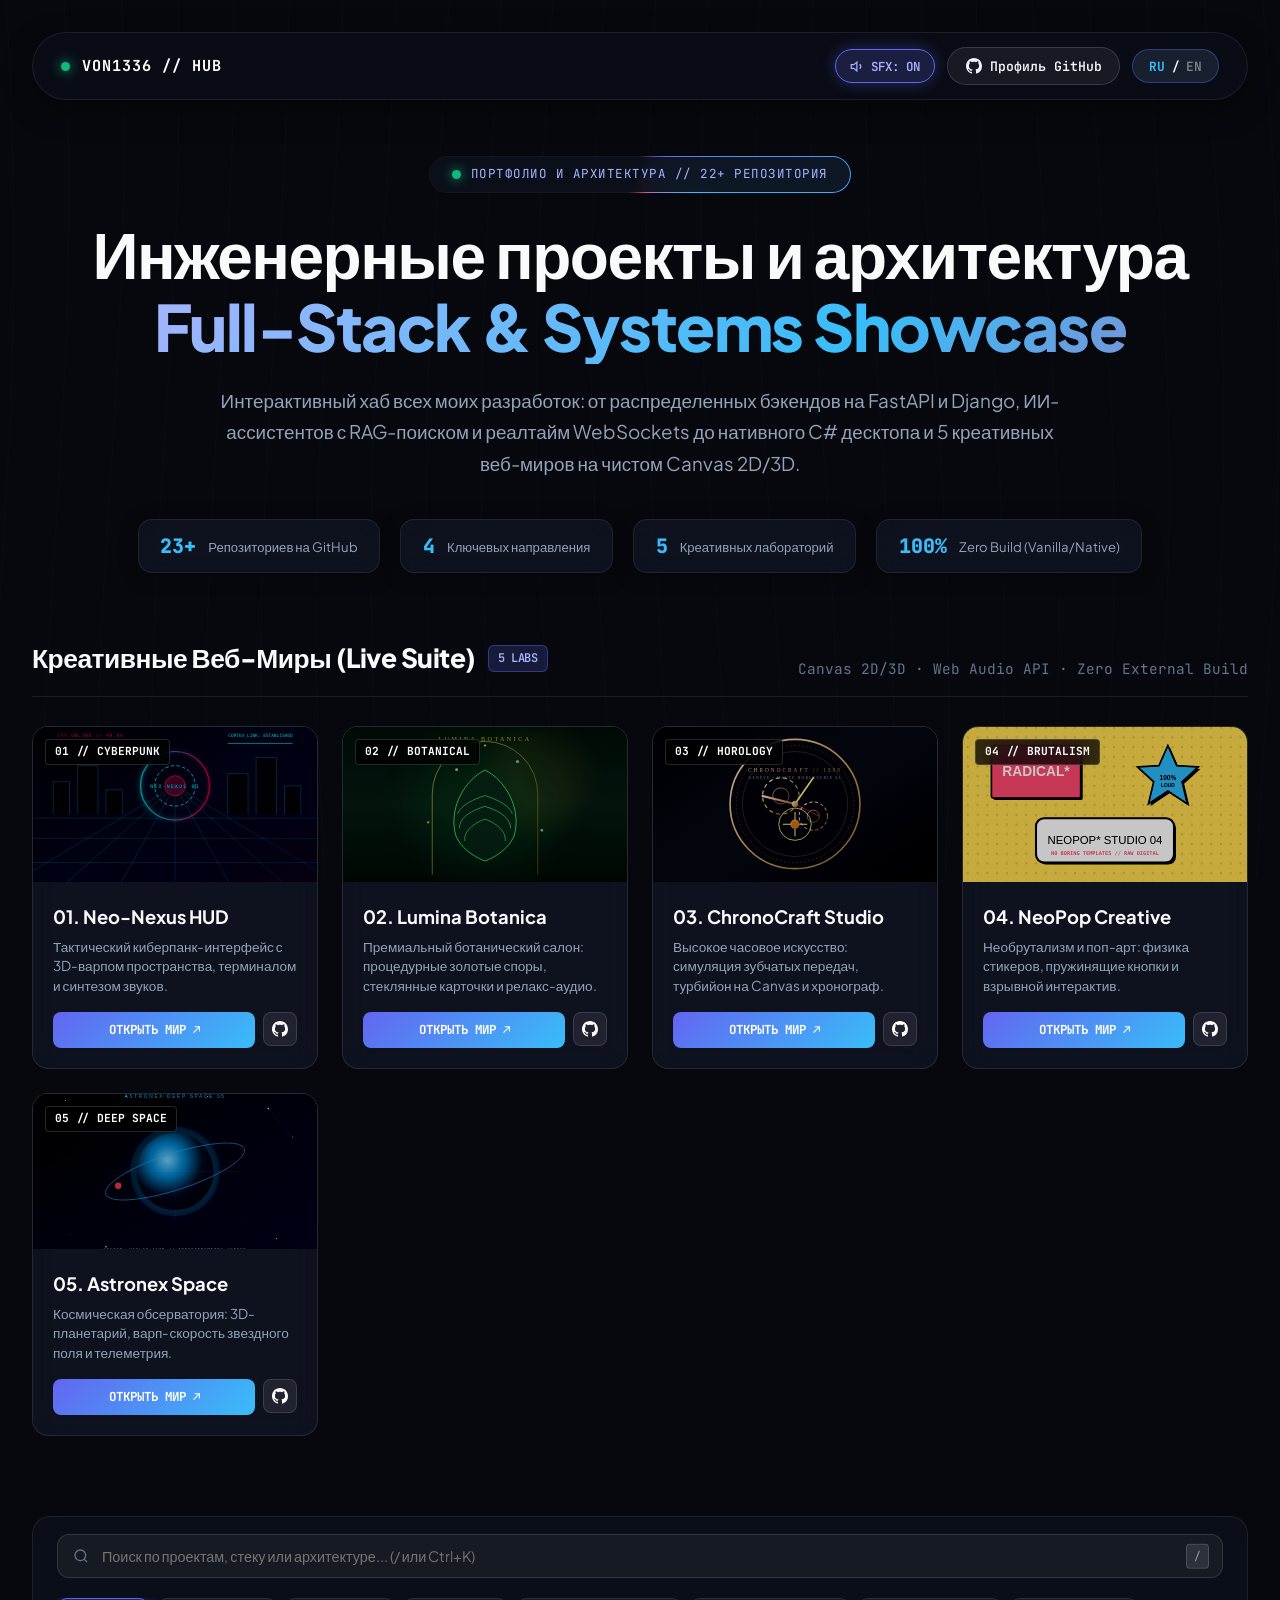
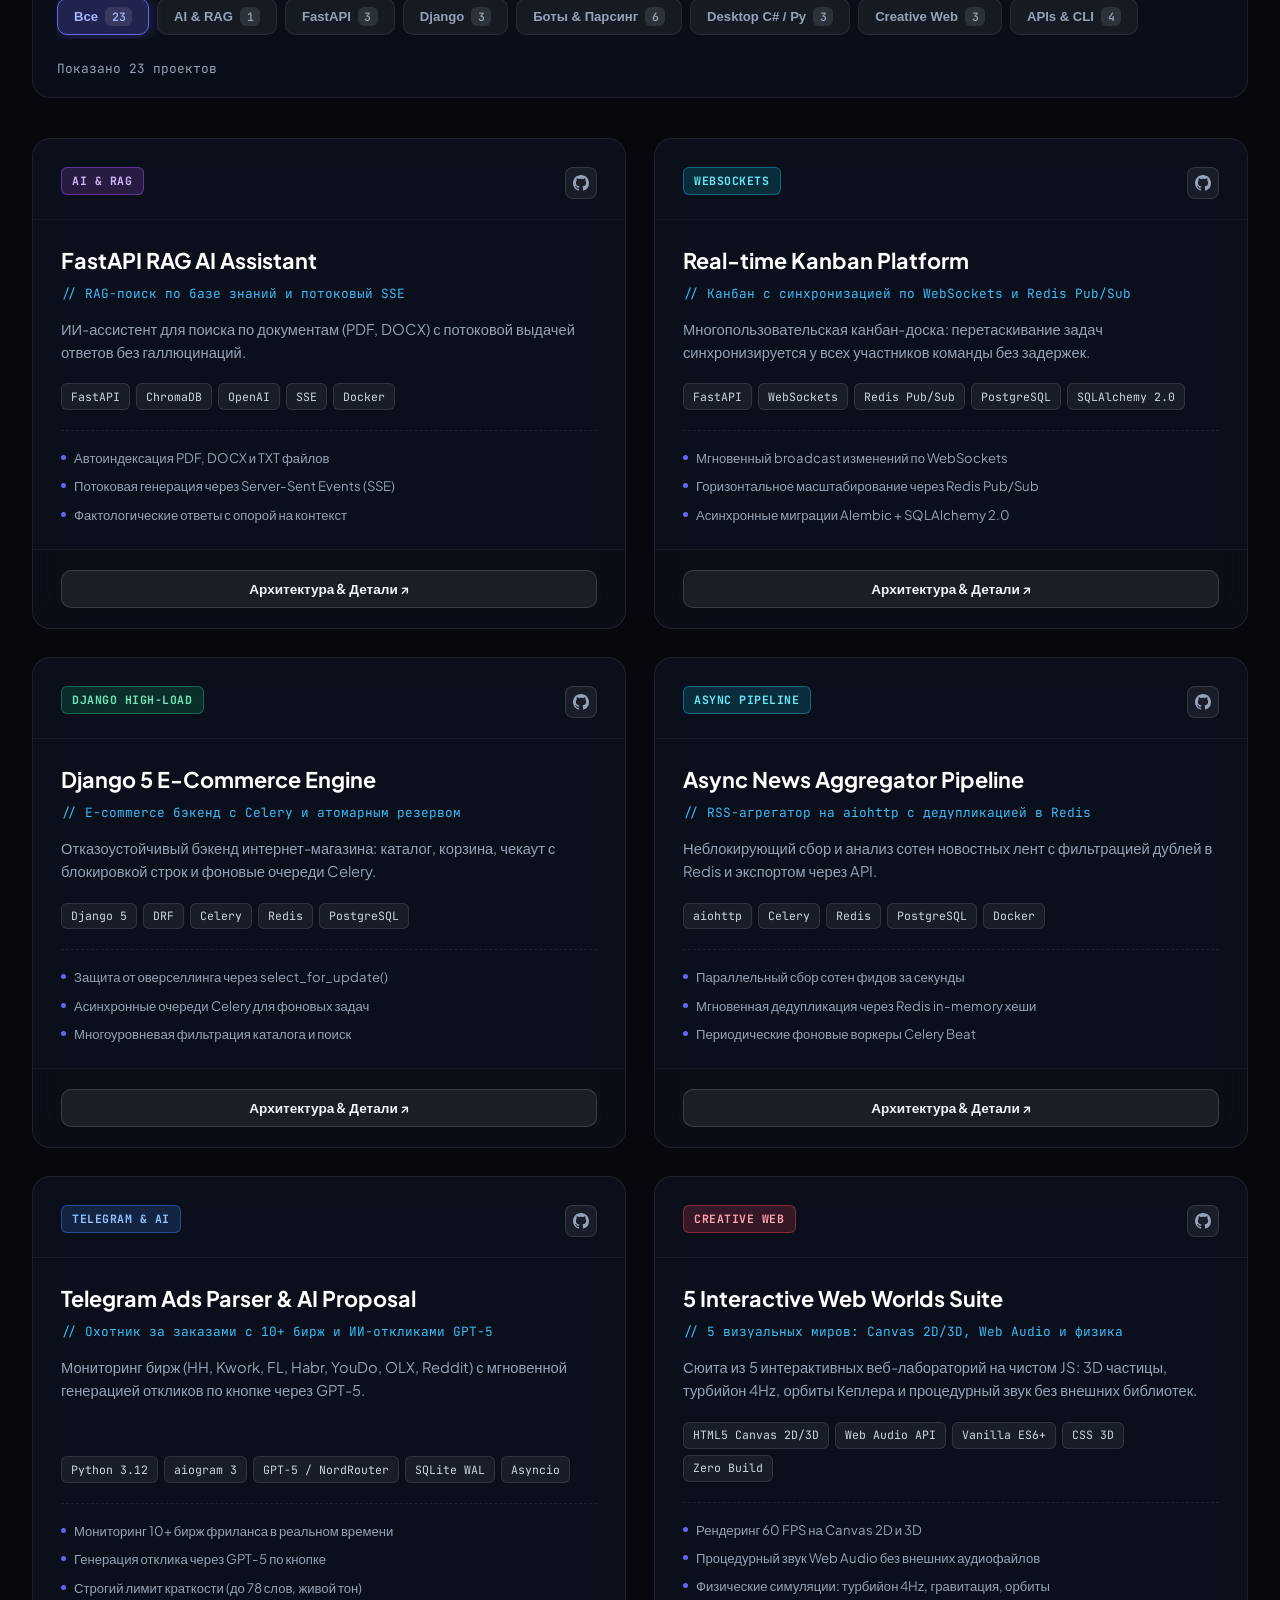
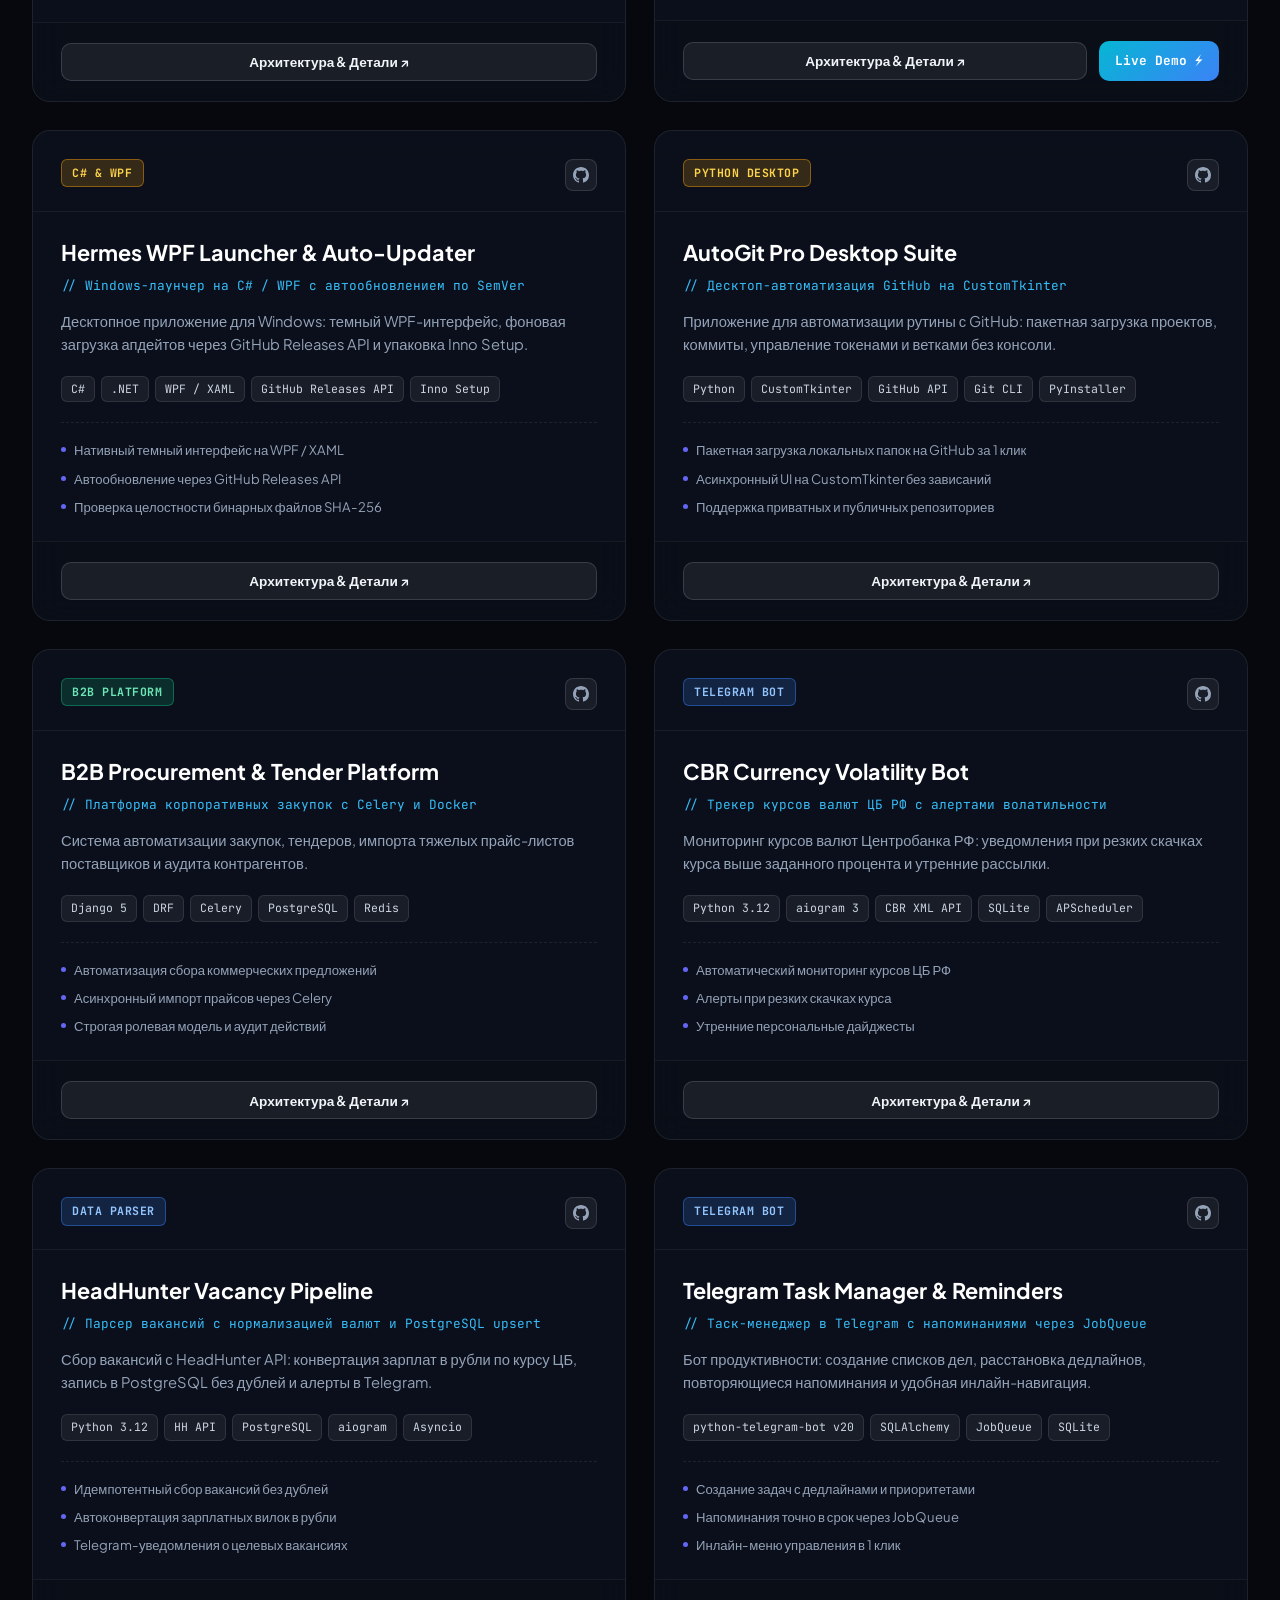
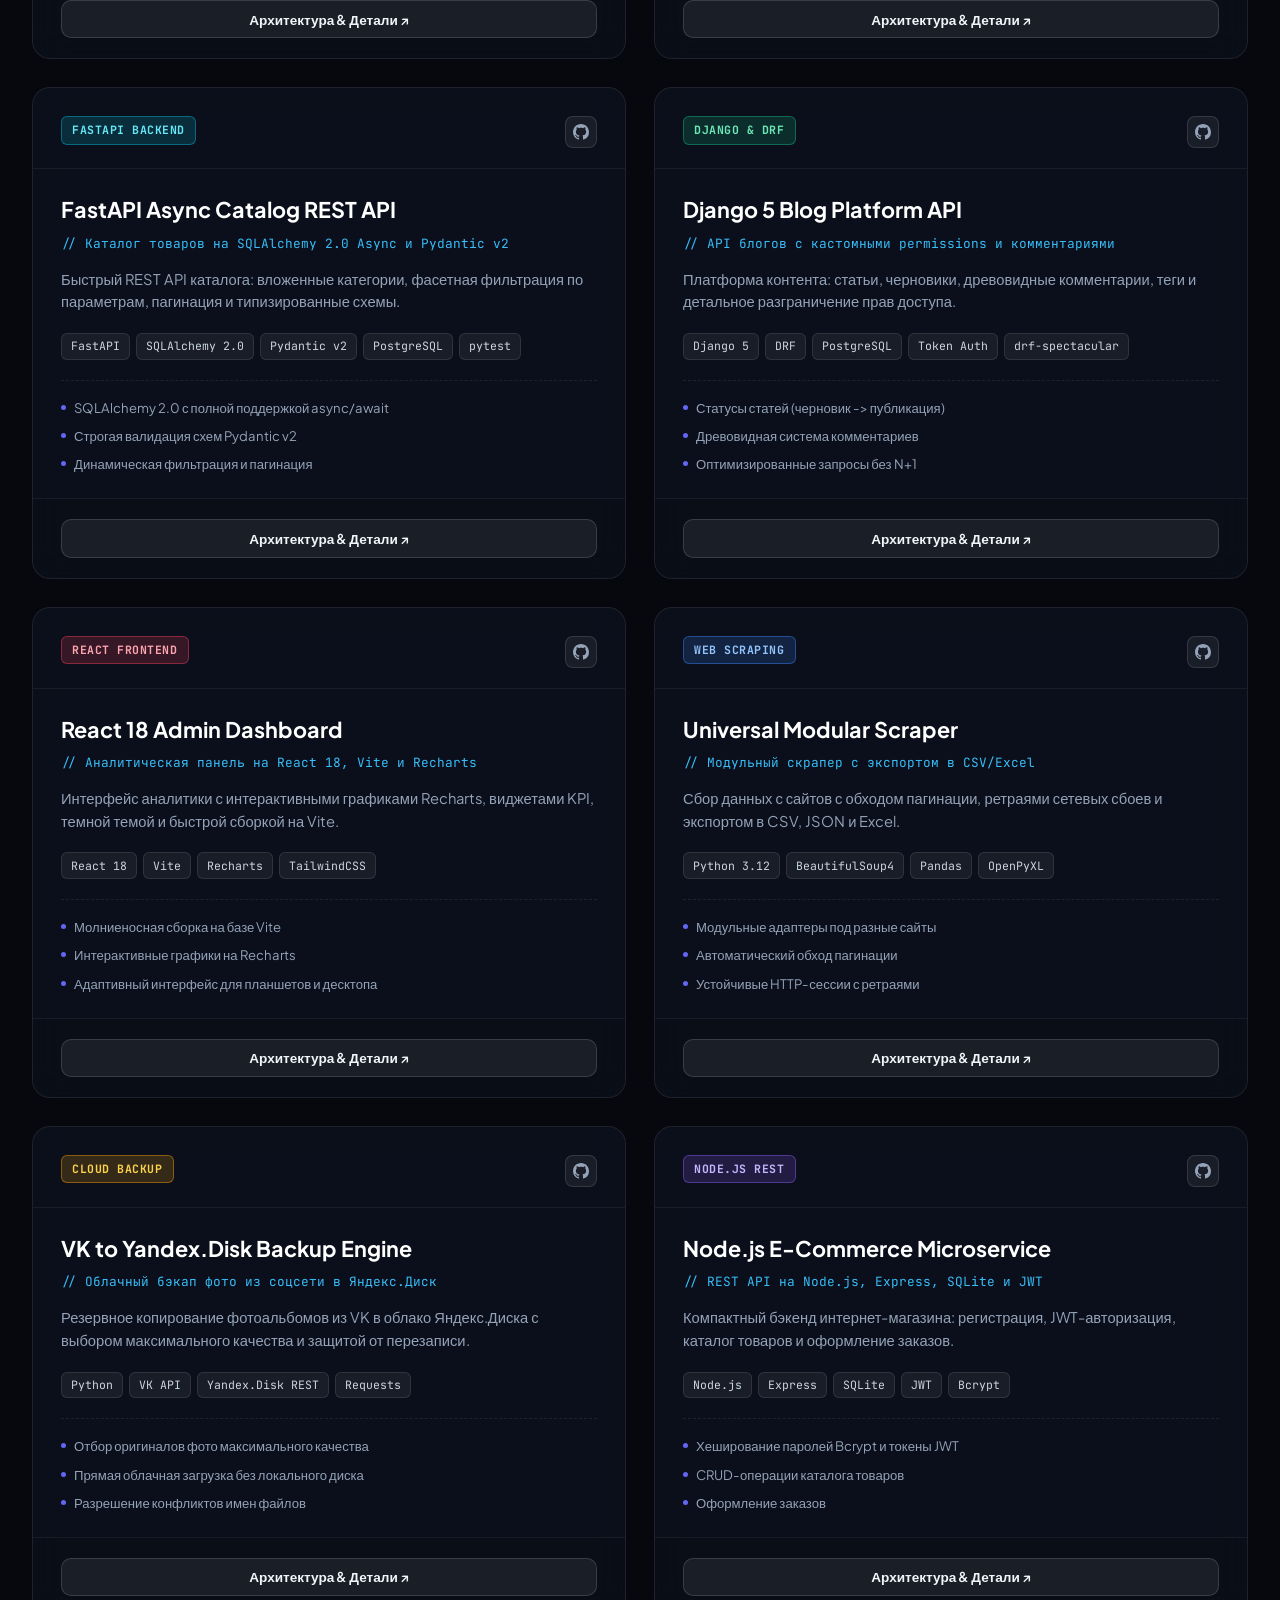
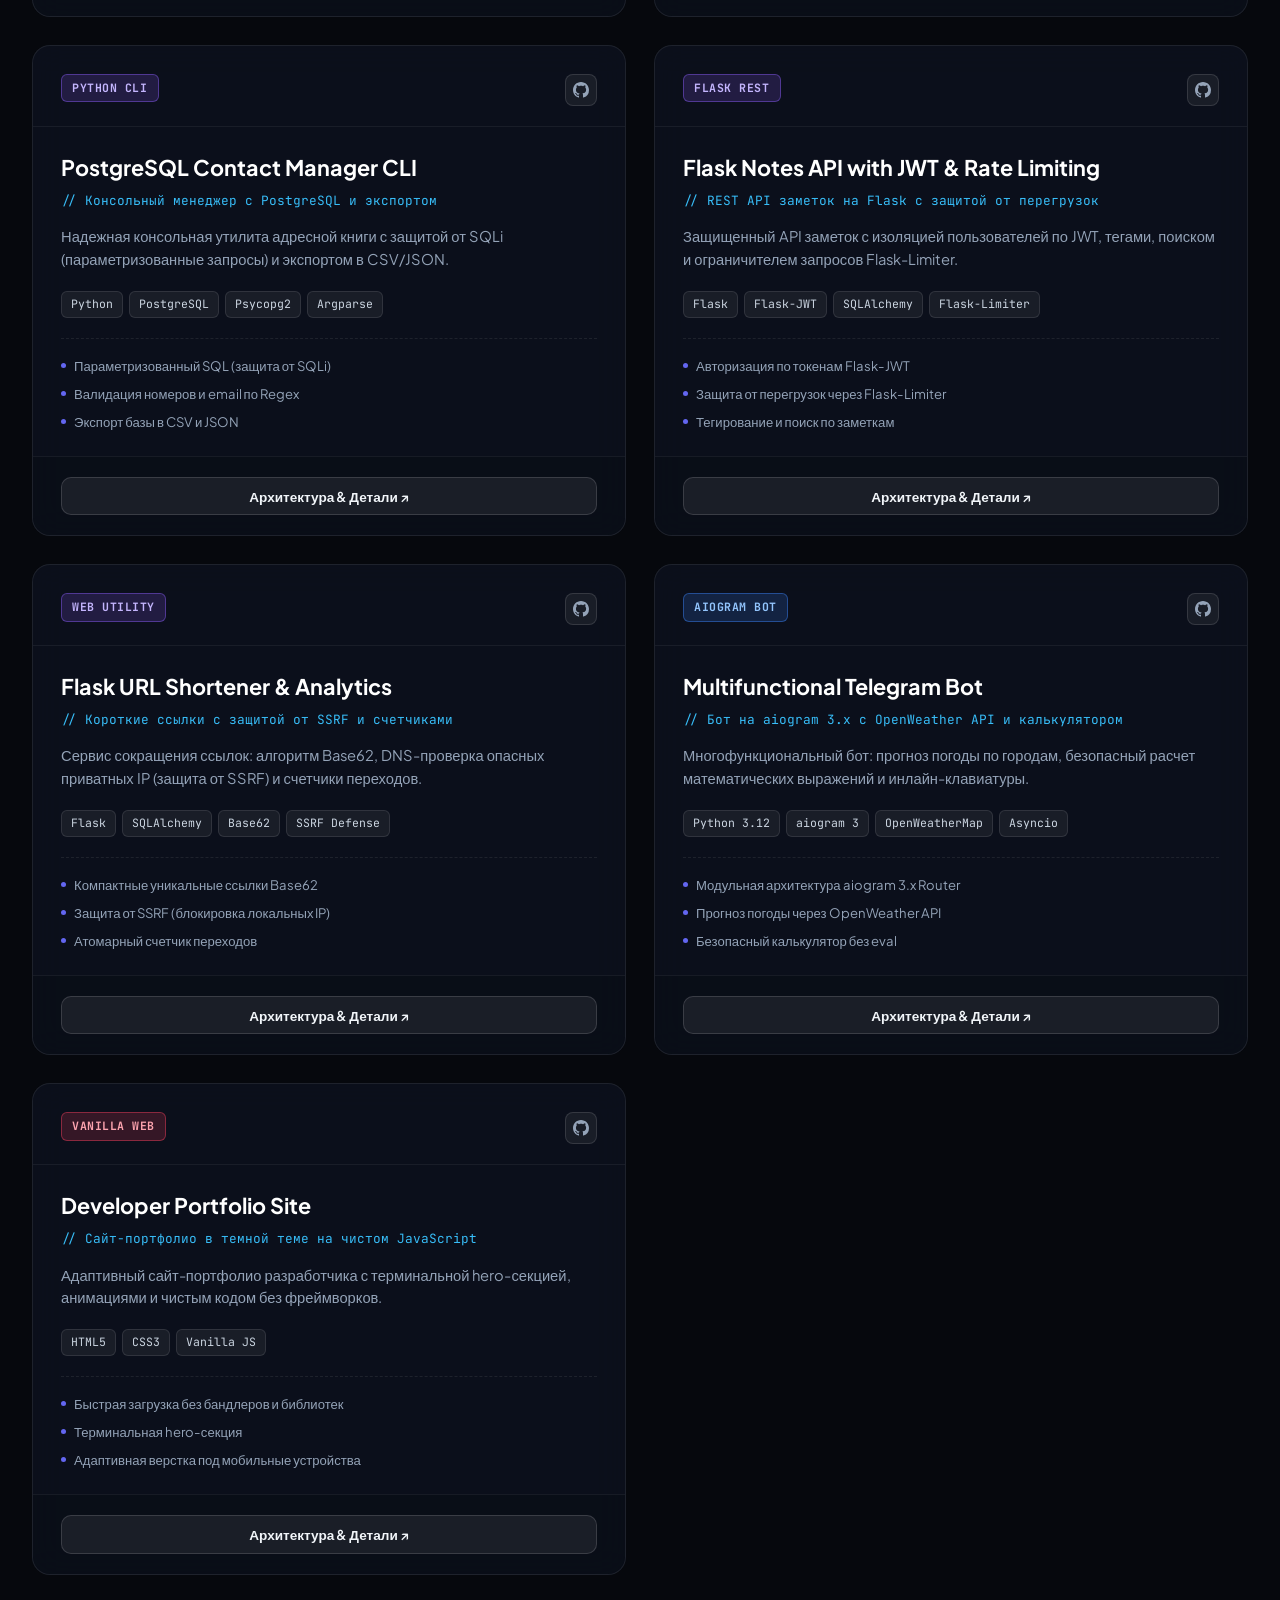
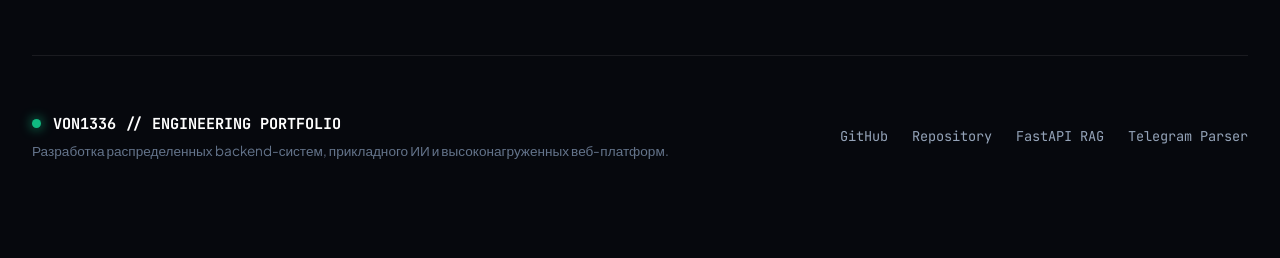
<file: index.html>
<!DOCTYPE html>
<html lang="ru">
<head>
  <meta charset="UTF-8">
  <meta name="viewport" content="width=device-width, initial-scale=1.0">
  <title>VON1336 // Full-Stack & Systems Engineering Showcase</title>
  <link rel="preconnect" href="https://fonts.googleapis.com">
  <link rel="preconnect" href="https://fonts.gstatic.com" crossorigin>
  <link href="https://fonts.googleapis.com/css2?family=Plus+Jakarta+Sans:wght@400;500;600;700;800&family=JetBrains+Mono:wght@400;500;600;700&family=Cinzel:wght@600;700&family=Orbitron:wght@600;700;800&display=swap" rel="stylesheet">
  <style>
    :root {
      --bg: #06080d;
      --bg-surface: rgba(13, 18, 30, 0.72);
      --bg-surface-hover: rgba(20, 28, 46, 0.88);
      --card-border: rgba(255, 255, 255, 0.08);
      --card-border-glow: rgba(99, 102, 241, 0.4);
      --text-main: #f8fafc;
      --text-muted: #94a3b8;
      --text-dim: #64748b;
      --accent-primary: #6366f1;
      --accent-cyan: #06b6d4;
      --accent-emerald: #10b981;
      --accent-amber: #f59e0b;
      --accent-rose: #f43f5e;
      --font-main: 'Plus Jakarta Sans', -apple-system, BlinkMacSystemFont, sans-serif;
      --font-mono: 'JetBrains Mono', monospace;
      --spring-ease: cubic-bezier(0.16, 1, 0.3, 1);
    }

    * {
      margin: 0;
      padding: 0;
      box-sizing: border-box;
    }

    body {
      background-color: var(--bg);
      color: var(--text-main);
      font-family: var(--font-main);
      line-height: 1.6;
      min-height: 100vh;
      overflow-x: hidden;
      position: relative;
      perspective: 1200px;
    }

    /* Ambient Canvas Waves */
    #bgCanvas {
      position: fixed;
      top: 0;
      left: 0;
      width: 100vw;
      height: 100vh;
      z-index: 0;
      pointer-events: none;
      opacity: 0.55;
    }

    .master-container {
      position: relative;
      z-index: 10;
      max-width: 1420px;
      margin: 0 auto;
      padding: 2rem 2rem 6rem;
    }

    /* Top Navigation */
    .top-nav {
      display: flex;
      justify-content: space-between;
      align-items: center;
      padding: 0.9rem 1.75rem;
      background: rgba(11, 15, 25, 0.78);
      border: 1px solid rgba(255, 255, 255, 0.08);
      border-radius: 9999px;
      backdrop-filter: blur(18px);
      box-shadow: 0 10px 30px rgba(0, 0, 0, 0.35);
      margin-bottom: 3.5rem;
      position: relative;
    }

    .brand-logo {
      display: flex;
      align-items: center;
      gap: 0.75rem;
      text-decoration: none;
      color: #fff;
      font-family: var(--font-mono);
      font-size: 0.95rem;
      font-weight: 700;
      letter-spacing: 1px;
    }

    .pulse-dot {
      width: 9px;
      height: 9px;
      border-radius: 50%;
      background: #10b981;
      box-shadow: 0 0 12px #10b981;
      animation: pulseAnim 2.2s infinite ease-in-out;
    }

    @keyframes pulseAnim {
      0%, 100% { opacity: 0.5; transform: scale(0.9); }
      50% { opacity: 1; transform: scale(1.25); }
    }

    .nav-actions {
      display: flex;
      align-items: center;
      gap: 0.75rem;
    }

    .github-profile-btn {
      display: inline-flex;
      align-items: center;
      gap: 0.5rem;
      background: rgba(255, 255, 255, 0.06);
      border: 1px solid rgba(255, 255, 255, 0.14);
      color: #f1f5f9;
      padding: 0.45rem 1.1rem;
      border-radius: 9999px;
      font-size: 0.82rem;
      font-weight: 600;
      font-family: var(--font-mono);
      text-decoration: none;
      transition: all 0.25s ease;
    }

    .github-profile-btn:hover {
      background: rgba(255, 255, 255, 0.12);
      border-color: #38bdf8;
      box-shadow: 0 0 20px rgba(56, 189, 248, 0.25);
      transform: translateY(-1px);
    }

    .sound-toggle-btn {
      display: inline-flex;
      align-items: center;
      gap: 0.4rem;
      background: rgba(255, 255, 255, 0.05);
      border: 1px solid rgba(255, 255, 255, 0.12);
      color: #94a3b8;
      padding: 0.45rem 0.85rem;
      border-radius: 9999px;
      cursor: pointer;
      font-family: var(--font-mono);
      font-size: 0.78rem;
      font-weight: 600;
      transition: all 0.25s ease;
    }

    .sound-toggle-btn:hover {
      background: rgba(255, 255, 255, 0.1);
      color: #fff;
      border-color: rgba(99, 102, 241, 0.4);
    }

    .sound-toggle-btn.sound-active {
      background: rgba(99, 102, 241, 0.2);
      border-color: #6366f1;
      color: #a5b4fc;
      box-shadow: 0 0 15px rgba(99, 102, 241, 0.35);
    }

    .sound-icon {
      flex-shrink: 0;
    }

    .lang-toggle-btn {
      display: inline-flex;
      align-items: center;
      gap: 0.4rem;
      background: rgba(30, 41, 59, 0.75);
      border: 1px solid rgba(99, 102, 241, 0.4);
      color: #f8fafc;
      padding: 0.45rem 1rem;
      border-radius: 9999px;
      cursor: pointer;
      font-family: var(--font-mono);
      font-size: 0.8rem;
      font-weight: 600;
      transition: all 0.3s ease;
    }

    .lang-toggle-btn:hover {
      border-color: #38bdf8;
      box-shadow: 0 0 15px rgba(56, 189, 248, 0.35);
    }

    .lang-opt {
      opacity: 0.45;
      transition: opacity 0.2s, color 0.2s;
    }

    .lang-opt.active {
      opacity: 1;
      color: #38bdf8;
      font-weight: 700;
    }

    /* Hero Section */
    .master-header {
      text-align: center;
      margin-bottom: 4rem;
    }

    /* 21st.dev Animated Border Beam on Hero Badge */
    .badge-beam-wrapper {
      position: relative;
      display: inline-flex;
      border-radius: 9999px;
      padding: 1px;
      overflow: hidden;
      margin-bottom: 1.5rem;
      background: rgba(255, 255, 255, 0.06);
    }

    .badge-beam-wrapper::before {
      content: '';
      position: absolute;
      width: 250%;
      height: 250%;
      top: -75%;
      left: -75%;
      background: conic-gradient(transparent, #6366f1, #38bdf8, #ec4899, transparent 60%);
      animation: beamRotate 4s linear infinite;
    }

    @keyframes beamRotate {
      0% { transform: rotate(0deg); }
      100% { transform: rotate(360deg); }
    }

    .badge-pill {
      position: relative;
      z-index: 1;
      display: inline-flex;
      align-items: center;
      gap: 0.6rem;
      background: rgba(11, 15, 25, 0.94);
      padding: 0.45rem 1.4rem;
      border-radius: 9999px;
      font-family: var(--font-mono);
      font-size: 0.78rem;
      letter-spacing: 1.5px;
      color: #a5b4fc;
    }

    .master-title {
      font-size: clamp(2.3rem, 5vw, 4.4rem);
      font-weight: 800;
      line-height: 1.15;
      letter-spacing: -1.5px;
      margin-bottom: 1.35rem;
    }

    .gradient-title {
      background: linear-gradient(135deg, #a5b4fc 0%, #38bdf8 30%, #ec4899 65%, #a5b4fc 100%);
      background-size: 250% auto;
      -webkit-background-clip: text;
      -webkit-text-fill-color: transparent;
      display: inline-block;
      animation: textShimmer 8s linear infinite;
    }

    @keyframes textShimmer {
      to { background-position: 250% center; }
    }

    .master-desc {
      color: var(--text-muted);
      font-size: 1.18rem;
      max-width: 860px;
      margin: 0 auto 2.5rem;
      line-height: 1.65;
    }

    /* Quick Stats Bar */
    .stats-bar {
      display: flex;
      justify-content: center;
      flex-wrap: wrap;
      gap: 1.25rem;
      margin-bottom: 3.5rem;
    }

    .stat-pill {
      display: flex;
      align-items: center;
      gap: 0.75rem;
      background: rgba(16, 22, 36, 0.75);
      border: 1px solid rgba(255, 255, 255, 0.08);
      padding: 0.65rem 1.35rem;
      border-radius: 14px;
      backdrop-filter: blur(12px);
      box-shadow: 0 4px 20px rgba(0, 0, 0, 0.25);
      transition: all 0.3s ease;
    }

    .stat-pill:hover {
      transform: translateY(-2px);
      border-color: rgba(99, 102, 241, 0.35);
      box-shadow: 0 8px 24px rgba(99, 102, 241, 0.15);
    }

    .stat-num {
      font-family: var(--font-mono);
      font-size: 1.25rem;
      font-weight: 800;
      color: #38bdf8;
    }

    .stat-label {
      font-size: 0.82rem;
      color: #94a3b8;
    }

    /* Featured Creative Labs Section */
    .section-title-wrap {
      display: flex;
      justify-content: space-between;
      align-items: flex-end;
      margin-bottom: 1.8rem;
      border-bottom: 1px solid rgba(255, 255, 255, 0.08);
      padding-bottom: 1rem;
    }

    .section-title {
      font-size: 1.65rem;
      font-weight: 800;
      display: flex;
      align-items: center;
      gap: 0.75rem;
      letter-spacing: -0.5px;
    }

    .section-title span.tag {
      font-family: var(--font-mono);
      font-size: 0.75rem;
      background: rgba(99, 102, 241, 0.2);
      border: 1px solid rgba(99, 102, 241, 0.4);
      color: #a5b4fc;
      padding: 0.2rem 0.6rem;
      border-radius: 6px;
      font-weight: 600;
    }

    .section-subtitle {
      color: var(--text-dim);
      font-size: 0.9rem;
      font-family: var(--font-mono);
    }

    /* Creative 5 Labs Grid */
    .creative-labs-grid {
      display: grid;
      grid-template-columns: repeat(auto-fit, minmax(260px, 1fr));
      gap: 1.5rem;
      margin-bottom: 5rem;
    }

    .lab-card {
      background: rgba(16, 22, 36, 0.75);
      border: 1px solid rgba(255, 255, 255, 0.1);
      border-radius: 16px;
      overflow: hidden;
      display: flex;
      flex-direction: column;
      backdrop-filter: blur(14px);
      transition: transform 0.15s ease-out, border-color 0.3s ease, box-shadow 0.35s ease;
      position: relative;
      transform-style: preserve-3d;
    }

    .lab-card::after {
      content: '';
      position: absolute;
      inset: 0;
      border-radius: 16px;
      background: radial-gradient(
        280px circle at var(--mouse-x, -500px) var(--mouse-y, -500px),
        rgba(255, 255, 255, 0.12),
        transparent 70%
      );
      pointer-events: none;
      opacity: 0;
      transition: opacity 0.3s ease;
      z-index: 5;
    }

    .lab-card:hover::after {
      opacity: 1;
    }

    .lab-card:hover {
      border-color: #38bdf8;
      box-shadow: 0 16px 36px rgba(56, 189, 248, 0.22);
    }

    .lab-thumb {
      height: 155px;
      position: relative;
      background: #000;
      overflow: hidden;
    }

    .lab-thumb img {
      width: 100%;
      height: 100%;
      object-fit: cover;
      transition: transform 0.5s ease;
      filter: brightness(0.75) contrast(1.1);
    }

    .lab-card:hover .lab-thumb img {
      transform: scale(1.08);
      filter: brightness(0.95);
    }

    .lab-badge {
      position: absolute;
      top: 0.75rem;
      left: 0.75rem;
      font-family: var(--font-mono);
      font-size: 0.7rem;
      font-weight: 700;
      background: rgba(0, 0, 0, 0.75);
      padding: 0.2rem 0.55rem;
      border-radius: 4px;
      border: 1px solid rgba(255, 255, 255, 0.15);
      color: #fff;
      backdrop-filter: blur(8px);
    }

    .lab-body {
      padding: 1.25rem;
      display: flex;
      flex-direction: column;
      flex: 1;
      position: relative;
      z-index: 2;
    }

    .lab-title {
      font-size: 1.15rem;
      font-weight: 700;
      margin-bottom: 0.35rem;
    }

    .lab-desc {
      font-size: 0.85rem;
      color: var(--text-muted);
      line-height: 1.45;
      margin-bottom: 1rem;
      flex: 1;
    }

    .lab-actions {
      display: flex;
      gap: 0.5rem;
    }

    .btn-lab-demo {
      flex: 1;
      display: inline-flex;
      align-items: center;
      justify-content: center;
      gap: 0.4rem;
      background: linear-gradient(135deg, #6366f1 0%, #38bdf8 100%);
      color: #fff;
      font-family: var(--font-mono);
      font-size: 0.78rem;
      font-weight: 700;
      text-decoration: none;
      padding: 0.5rem 0.8rem;
      border-radius: 8px;
      transition: all 0.25s ease;
    }

    .btn-lab-demo:hover {
      box-shadow: 0 0 16px rgba(56, 189, 248, 0.5);
      transform: translateY(-1px);
    }

    .btn-lab-code {
      display: inline-flex;
      align-items: center;
      justify-content: center;
      width: 34px;
      height: 34px;
      border-radius: 8px;
      background: rgba(255, 255, 255, 0.08);
      border: 1px solid rgba(255, 255, 255, 0.12);
      color: #fff;
      text-decoration: none;
      transition: all 0.2s ease;
    }

    .btn-lab-code:hover {
      background: rgba(255, 255, 255, 0.15);
      border-color: #38bdf8;
    }

    /* Filter & Search Bar */
    .controls-bar {
      display: flex;
      flex-wrap: wrap;
      justify-content: space-between;
      align-items: center;
      gap: 1.25rem;
      margin-bottom: 2.5rem;
      background: rgba(13, 18, 30, 0.7);
      padding: 1.1rem 1.5rem;
      border-radius: 18px;
      border: 1px solid rgba(255, 255, 255, 0.08);
      backdrop-filter: blur(14px);
    }

    .search-box {
      position: relative;
      flex: 1;
      min-width: 280px;
    }

    .search-icon {
      position: absolute;
      left: 1rem;
      top: 50%;
      transform: translateY(-50%);
      color: #64748b;
      pointer-events: none;
    }

    .search-input {
      width: 100%;
      background: rgba(255, 255, 255, 0.05);
      border: 1px solid rgba(255, 255, 255, 0.12);
      border-radius: 12px;
      padding: 0.75rem 3.5rem 0.75rem 2.75rem;
      color: #fff;
      font-family: var(--font-main);
      font-size: 0.9rem;
      outline: none;
      transition: all 0.25s ease;
    }

    .search-input:focus {
      background: rgba(255, 255, 255, 0.08);
      border-color: #38bdf8;
      box-shadow: 0 0 20px rgba(56, 189, 248, 0.25);
    }

    .search-shortcut {
      position: absolute;
      right: 0.85rem;
      top: 50%;
      transform: translateY(-50%);
      font-family: var(--font-mono);
      font-size: 0.7rem;
      background: rgba(255, 255, 255, 0.1);
      border: 1px solid rgba(255, 255, 255, 0.15);
      padding: 0.15rem 0.45rem;
      border-radius: 4px;
      color: #94a3b8;
      pointer-events: none;
    }

    .result-count {
      font-family: var(--font-mono);
      font-size: 0.8rem;
      color: #94a3b8;
    }

    /* Category Filter Tabs */
    .filter-tabs {
      display: flex;
      gap: 0.5rem;
      overflow-x: auto;
      padding-bottom: 0.25rem;
      scrollbar-width: none;
    }

    .filter-tabs::-webkit-scrollbar {
      display: none;
    }

    .tab-btn {
      display: inline-flex;
      align-items: center;
      gap: 0.45rem;
      background: rgba(255, 255, 255, 0.05);
      border: 1px solid rgba(255, 255, 255, 0.08);
      color: #94a3b8;
      padding: 0.5rem 1rem;
      border-radius: 10px;
      font-size: 0.82rem;
      font-weight: 600;
      cursor: pointer;
      white-space: nowrap;
      transition: all 0.2s ease;
    }

    .tab-btn:hover {
      background: rgba(255, 255, 255, 0.1);
      color: #fff;
    }

    .tab-btn.active {
      background: rgba(99, 102, 241, 0.25);
      border-color: #6366f1;
      color: #a5b4fc;
      box-shadow: 0 0 16px rgba(99, 102, 241, 0.35);
    }

    .tab-badge {
      font-family: var(--font-mono);
      font-size: 0.72rem;
      background: rgba(255, 255, 255, 0.1);
      padding: 0.1rem 0.4rem;
      border-radius: 6px;
    }

    /* Bento Grid Spotlight Container */
    .bento-grid {
      display: grid;
      grid-template-columns: repeat(auto-fill, minmax(390px, 1fr));
      gap: 1.75rem;
      position: relative;
    }

    /* 21st.dev Bento Card with 3D Tilt & Spotlight */
    .bento-card {
      position: relative;
      background: rgba(14, 19, 32, 0.76);
      border: 1px solid rgba(255, 255, 255, 0.08);
      border-radius: 18px;
      overflow: hidden;
      display: flex;
      flex-direction: column;
      backdrop-filter: blur(16px);
      transition: transform 0.12s ease-out, border-color 0.3s ease, box-shadow 0.35s ease;
      cursor: pointer;
      transform-style: preserve-3d;
    }

    /* Spotlight Border Glow */
    .bento-card::before {
      content: '';
      position: absolute;
      inset: 0;
      border-radius: 18px;
      padding: 1px;
      background: radial-gradient(
        380px circle at var(--mouse-x, -500px) var(--mouse-y, -500px),
        rgba(99, 102, 241, 0.5),
        transparent 65%
      );
      -webkit-mask: linear-gradient(#fff 0 0) content-box, linear-gradient(#fff 0 0);
      -webkit-mask-composite: xor;
      mask-composite: exclude;
      pointer-events: none;
      opacity: 0;
      transition: opacity 0.35s ease;
      z-index: 3;
    }

    /* Specular Light Reflection (21st.dev / Magic UI pattern) */
    .bento-card::after {
      content: '';
      position: absolute;
      inset: 0;
      border-radius: 18px;
      background: radial-gradient(
        260px circle at var(--mouse-x, -500px) var(--mouse-y, -500px),
        rgba(255, 255, 255, 0.12),
        transparent 70%
      );
      pointer-events: none;
      opacity: 0;
      transition: opacity 0.3s ease;
      z-index: 2;
    }

    .bento-card:hover::before,
    .bento-card:hover::after {
      opacity: 1;
    }

    .bento-card:hover {
      box-shadow: 0 16px 40px rgba(0, 0, 0, 0.5), 0 0 25px rgba(99, 102, 241, 0.16);
      border-color: rgba(99, 102, 241, 0.35);
    }

    /* Card Internal Content */
    .card-top {
      padding: 1.75rem 1.75rem 1.25rem;
      border-bottom: 1px solid rgba(255, 255, 255, 0.06);
      display: flex;
      justify-content: space-between;
      align-items: flex-start;
      gap: 1rem;
      position: relative;
      z-index: 4;
    }

    .cat-pill {
      display: inline-flex;
      align-items: center;
      gap: 0.4rem;
      font-family: var(--font-mono);
      font-size: 0.72rem;
      font-weight: 700;
      padding: 0.25rem 0.65rem;
      border-radius: 6px;
      letter-spacing: 0.5px;
      text-transform: uppercase;
    }

    .cat-ai { background: rgba(168, 85, 247, 0.18); border: 1px solid rgba(168, 85, 247, 0.45); color: #d8b4fe; }
    .cat-fastapi { background: rgba(6, 182, 212, 0.18); border: 1px solid rgba(6, 182, 212, 0.45); color: #67e8f9; }
    .cat-django { background: rgba(16, 185, 129, 0.18); border: 1px solid rgba(16, 185, 129, 0.45); color: #6ee7b7; }
    .cat-bots { background: rgba(59, 130, 246, 0.18); border: 1px solid rgba(59, 130, 246, 0.45); color: #93c5fd; }
    .cat-desktop { background: rgba(245, 158, 11, 0.18); border: 1px solid rgba(245, 158, 11, 0.45); color: #fcd34d; }
    .cat-creative { background: rgba(244, 63, 94, 0.18); border: 1px solid rgba(244, 63, 94, 0.45); color: #fda4af; }
    .cat-apis { background: rgba(139, 92, 246, 0.18); border: 1px solid rgba(139, 92, 246, 0.45); color: #c4b5fd; }

    .card-git-link {
      display: inline-flex;
      align-items: center;
      justify-content: center;
      width: 32px;
      height: 32px;
      border-radius: 8px;
      background: rgba(255, 255, 255, 0.06);
      border: 1px solid rgba(255, 255, 255, 0.12);
      color: #94a3b8;
      text-decoration: none;
      transition: all 0.2s ease;
      flex-shrink: 0;
    }

    .card-git-link:hover {
      background: rgba(255, 255, 255, 0.15);
      color: #fff;
      border-color: #38bdf8;
      transform: scale(1.08);
    }

    .card-main {
      padding: 1.5rem 1.75rem;
      flex: 1;
      display: flex;
      flex-direction: column;
      position: relative;
      z-index: 4;
    }

    .card-title {
      font-size: 1.35rem;
      font-weight: 700;
      margin-bottom: 0.35rem;
      color: #fff;
      transition: color 0.25s ease;
    }

    .bento-card:hover .card-title {
      color: #38bdf8;
    }

    .card-tagline {
      font-family: var(--font-mono);
      font-size: 0.8rem;
      color: #38bdf8;
      margin-bottom: 0.85rem;
    }

    .card-desc {
      color: var(--text-muted);
      font-size: 0.92rem;
      line-height: 1.55;
      margin-bottom: 1.25rem;
      flex: 1;
    }

    .stack-wrap {
      display: flex;
      flex-wrap: wrap;
      gap: 0.4rem;
      margin-bottom: 1.25rem;
    }

    .tech-pill {
      font-family: var(--font-mono);
      font-size: 0.72rem;
      background: rgba(255, 255, 255, 0.06);
      border: 1px solid rgba(255, 255, 255, 0.1);
      padding: 0.2rem 0.55rem;
      border-radius: 6px;
      color: #cbd5e1;
    }

    .mini-features {
      border-top: 1px dashed rgba(255, 255, 255, 0.08);
      padding-top: 1rem;
      display: flex;
      flex-direction: column;
      gap: 0.45rem;
    }

    .mf-item {
      font-size: 0.82rem;
      color: #94a3b8;
      display: flex;
      align-items: center;
      gap: 0.5rem;
    }

    .mf-dot {
      width: 5px;
      height: 5px;
      border-radius: 50%;
      background: #6366f1;
      flex-shrink: 0;
    }

    .card-footer {
      padding: 1.25rem 1.75rem;
      background: rgba(8, 12, 20, 0.5);
      border-top: 1px solid rgba(255, 255, 255, 0.06);
      display: flex;
      gap: 0.75rem;
      align-items: center;
      position: relative;
      z-index: 4;
    }

    .btn-detail {
      flex: 1;
      display: inline-flex;
      align-items: center;
      justify-content: center;
      gap: 0.5rem;
      background: rgba(255, 255, 255, 0.07);
      border: 1px solid rgba(255, 255, 255, 0.14);
      color: #f1f5f9;
      padding: 0.6rem 1rem;
      border-radius: 10px;
      font-family: var(--font-main);
      font-size: 0.85rem;
      font-weight: 600;
      cursor: pointer;
      transition: all 0.25s ease;
    }

    .btn-detail:hover {
      background: rgba(99, 102, 241, 0.2);
      border-color: #6366f1;
      color: #fff;
      box-shadow: 0 0 16px rgba(99, 102, 241, 0.3);
    }

    .btn-demo-link {
      display: inline-flex;
      align-items: center;
      gap: 0.4rem;
      background: linear-gradient(135deg, #06b6d4 0%, #3b82f6 100%);
      color: #fff;
      font-family: var(--font-mono);
      font-size: 0.8rem;
      font-weight: 700;
      padding: 0.6rem 1rem;
      border-radius: 10px;
      text-decoration: none;
      transition: all 0.25s ease;
      white-space: nowrap;
    }

    .btn-demo-link:hover {
      box-shadow: 0 0 20px rgba(6, 182, 212, 0.5);
      transform: translateY(-1px);
    }

    /* Modal Deep Dive */
    .modal-overlay {
      position: fixed;
      inset: 0;
      background: rgba(2, 4, 8, 0.85);
      backdrop-filter: blur(16px);
      z-index: 9999;
      display: flex;
      align-items: center;
      justify-content: center;
      padding: 1.5rem;
      opacity: 0;
      visibility: hidden;
      transition: all 0.3s cubic-bezier(0.16, 1, 0.3, 1);
    }

    .modal-overlay.active {
      opacity: 1;
      visibility: visible;
    }

    .modal-window {
      background: rgba(14, 18, 30, 0.95);
      border: 1px solid rgba(255, 255, 255, 0.12);
      border-radius: 22px;
      max-width: 820px;
      width: 100%;
      max-height: 90vh;
      display: flex;
      flex-direction: column;
      box-shadow: 0 25px 60px rgba(0, 0, 0, 0.7), 0 0 40px rgba(99, 102, 241, 0.25);
      transform: scale(0.95) translateY(20px);
      transition: all 0.3s cubic-bezier(0.16, 1, 0.3, 1);
      overflow: hidden;
    }

    .modal-overlay.active .modal-window {
      transform: scale(1) translateY(0);
    }

    .modal-header {
      padding: 1.75rem 2rem 1.25rem;
      border-bottom: 1px solid rgba(255, 255, 255, 0.08);
      display: flex;
      justify-content: space-between;
      align-items: flex-start;
      gap: 1.5rem;
    }

    .modal-title-area h2 {
      font-size: 1.6rem;
      font-weight: 800;
      color: #fff;
      margin-bottom: 0.35rem;
    }

    .modal-tagline {
      font-family: var(--font-mono);
      font-size: 0.85rem;
      color: #38bdf8;
    }

    .modal-close-btn {
      width: 36px;
      height: 36px;
      border-radius: 10px;
      background: rgba(255, 255, 255, 0.06);
      border: 1px solid rgba(255, 255, 255, 0.12);
      color: #94a3b8;
      display: flex;
      align-items: center;
      justify-content: center;
      cursor: pointer;
      transition: all 0.2s ease;
      flex-shrink: 0;
    }

    .modal-close-btn:hover {
      background: rgba(255, 255, 255, 0.15);
      color: #fff;
      transform: scale(1.05);
    }

    .modal-body {
      padding: 1.75rem 2rem;
      overflow-y: auto;
      flex: 1;
      display: flex;
      flex-direction: column;
      gap: 1.75rem;
    }

    .modal-body::-webkit-scrollbar {
      width: 6px;
    }
    .modal-body::-webkit-scrollbar-thumb {
      background: rgba(255, 255, 255, 0.15);
      border-radius: 9999px;
    }

    .modal-section {
      display: flex;
      flex-direction: column;
      gap: 0.65rem;
    }

    .msec-header {
      font-family: var(--font-mono);
      font-size: 0.85rem;
      font-weight: 700;
      color: #a5b4fc;
      text-transform: uppercase;
      letter-spacing: 1px;
      display: flex;
      align-items: center;
      gap: 0.5rem;
    }

    .msec-text {
      color: #cbd5e1;
      font-size: 0.95rem;
      line-height: 1.65;
    }

    .arch-flow-box {
      background: rgba(7, 10, 18, 0.7);
      border: 1px solid rgba(255, 255, 255, 0.08);
      border-radius: 12px;
      padding: 1.25rem;
      font-family: var(--font-mono);
      font-size: 0.83rem;
      color: #e2e8f0;
      line-height: 1.6;
      white-space: pre-wrap;
    }

    .features-grid {
      display: grid;
      grid-template-columns: repeat(auto-fit, minmax(280px, 1fr));
      gap: 0.75rem;
    }

    .feat-card-item {
      background: rgba(255, 255, 255, 0.04);
      border: 1px solid rgba(255, 255, 255, 0.06);
      padding: 0.75rem 1rem;
      border-radius: 10px;
      font-size: 0.85rem;
      color: #e2e8f0;
      display: flex;
      align-items: flex-start;
      gap: 0.65rem;
    }

    .feat-card-item svg {
      color: #10b981;
      flex-shrink: 0;
      margin-top: 2px;
    }

    .code-snippet-wrap {
      background: rgba(5, 7, 12, 0.9);
      border: 1px solid rgba(255, 255, 255, 0.1);
      border-radius: 12px;
      overflow: hidden;
    }

    .code-snippet-header {
      display: flex;
      justify-content: space-between;
      align-items: center;
      padding: 0.6rem 1rem;
      background: rgba(255, 255, 255, 0.04);
      border-bottom: 1px solid rgba(255, 255, 255, 0.06);
      font-family: var(--font-mono);
      font-size: 0.75rem;
      color: #94a3b8;
    }

    .btn-copy-code {
      display: inline-flex;
      align-items: center;
      gap: 0.35rem;
      background: rgba(255, 255, 255, 0.08);
      border: 1px solid rgba(255, 255, 255, 0.12);
      color: #e2e8f0;
      padding: 0.3rem 0.65rem;
      border-radius: 6px;
      font-family: var(--font-mono);
      font-size: 0.72rem;
      cursor: pointer;
      transition: all 0.2s ease;
    }

    .btn-copy-code:hover {
      background: rgba(99, 102, 241, 0.25);
      border-color: #6366f1;
      color: #fff;
    }

    .code-snippet-body {
      padding: 1rem 1.25rem;
      font-family: var(--font-mono);
      font-size: 0.82rem;
      color: #38bdf8;
      overflow-x: auto;
      white-space: pre-wrap;
      word-break: break-all;
    }

    .modal-footer {
      padding: 1.25rem 2rem;
      background: rgba(8, 12, 20, 0.8);
      border-top: 1px solid rgba(255, 255, 255, 0.08);
      display: flex;
      justify-content: flex-end;
      gap: 1rem;
    }

    .btn-modal-github {
      display: inline-flex;
      align-items: center;
      gap: 0.5rem;
      background: rgba(255, 255, 255, 0.08);
      border: 1px solid rgba(255, 255, 255, 0.15);
      color: #fff;
      padding: 0.65rem 1.25rem;
      border-radius: 10px;
      font-family: var(--font-mono);
      font-size: 0.85rem;
      font-weight: 600;
      text-decoration: none;
      transition: all 0.2s ease;
    }

    .btn-modal-github:hover {
      background: rgba(255, 255, 255, 0.15);
      border-color: #38bdf8;
      box-shadow: 0 0 15px rgba(56, 189, 248, 0.25);
    }

    .btn-modal-demo {
      display: inline-flex;
      align-items: center;
      gap: 0.5rem;
      background: linear-gradient(135deg, #06b6d4 0%, #3b82f6 100%);
      color: #fff;
      padding: 0.65rem 1.35rem;
      border-radius: 10px;
      font-family: var(--font-mono);
      font-size: 0.85rem;
      font-weight: 700;
      text-decoration: none;
      transition: all 0.25s ease;
    }

    .btn-modal-demo:hover {
      box-shadow: 0 0 25px rgba(6, 182, 212, 0.5);
      transform: translateY(-1px);
    }

    /* Toast Notification Container */
    #toastContainer {
      position: fixed;
      bottom: 2rem;
      right: 2rem;
      z-index: 10000;
      display: flex;
      flex-direction: column;
      gap: 0.75rem;
      pointer-events: none;
    }

    .toast-bubble {
      background: rgba(14, 20, 34, 0.95);
      border: 1px solid rgba(99, 102, 241, 0.4);
      color: #fff;
      padding: 0.85rem 1.35rem;
      border-radius: 14px;
      font-family: var(--font-mono);
      font-size: 0.85rem;
      box-shadow: 0 12px 35px rgba(0, 0, 0, 0.6), 0 0 20px rgba(99, 102, 241, 0.3);
      backdrop-filter: blur(16px);
      display: flex;
      flex-direction: column;
      gap: 0.5rem;
      transform: translateY(20px) scale(0.92);
      opacity: 0;
      transition: all 0.28s var(--spring-ease);
      pointer-events: auto;
      min-width: 260px;
    }

    .toast-bubble.toast-show {
      transform: translateY(0) scale(1);
      opacity: 1;
    }

    .toast-content {
      display: flex;
      align-items: center;
      gap: 0.65rem;
    }

    .toast-icon {
      color: #10b981;
      flex-shrink: 0;
    }

    .toast-progress {
      height: 2px;
      background: linear-gradient(90deg, #6366f1, #38bdf8);
      border-radius: 2px;
      width: 100%;
      animation: toastProgress 2.4s linear forwards;
    }

    @keyframes toastProgress {
      0% { width: 100%; }
      100% { width: 0%; }
    }

    /* Footer */
    .master-footer {
      border-top: 1px solid rgba(255, 255, 255, 0.08);
      padding-top: 3.5rem;
      margin-top: 5rem;
      display: flex;
      flex-wrap: wrap;
      justify-content: space-between;
      align-items: center;
      gap: 1.5rem;
    }

    .footer-brand {
      display: flex;
      align-items: center;
      gap: 0.75rem;
      font-family: var(--font-mono);
      font-size: 0.95rem;
      font-weight: 700;
      color: #fff;
    }

    .footer-desc {
      color: var(--text-dim);
      font-size: 0.85rem;
      margin-top: 0.25rem;
    }

    .footer-links {
      display: flex;
      gap: 1.5rem;
    }

    .footer-link {
      color: var(--text-muted);
      text-decoration: none;
      font-size: 0.85rem;
      font-family: var(--font-mono);
      transition: color 0.2s ease;
    }

    .footer-link:hover {
      color: #38bdf8;
    }

    /* Empty state */
    .empty-state {
      text-align: center;
      padding: 4rem 2rem;
      background: rgba(255, 255, 255, 0.02);
      border: 1px dashed rgba(255, 255, 255, 0.1);
      border-radius: 18px;
      display: none;
    }

    .empty-state h3 {
      font-size: 1.25rem;
      margin-bottom: 0.5rem;
      color: #fff;
    }

    .empty-state p {
      color: var(--text-muted);
      font-size: 0.9rem;
    }

    @media (max-width: 768px) {
      .master-container {
        padding: 1.25rem 1rem 4rem;
      }
      .bento-grid {
        grid-template-columns: 1fr;
      }
      .controls-bar {
        flex-direction: column;
        align-items: stretch;
      }
      .filter-tabs {
        width: 100%;
      }
      .top-nav {
        flex-direction: column;
        gap: 1rem;
        border-radius: 20px;
      }
      .nav-actions {
        width: 100%;
        justify-content: center;
      }
    }
  </style>
</head>
<body>
  <!-- Ambient Wave Canvas -->
  <canvas id="bgCanvas"></canvas>

  <div class="master-container">
    <!-- Top Navigation Bar -->
    <header class="top-nav">
      <a href="https://github.com/von1336" class="brand-logo" target="_blank">
        <span class="pulse-dot"></span>
        <span>VON1336 // HUB</span>
      </a>

      <div class="nav-actions">
        <!-- SFX Procedural Web Audio Button -->
        <button class="sound-toggle-btn" id="soundToggleBtn" title="Toggle Procedural Audio FX">
          <svg class="sound-icon" viewBox="0 0 24 24" width="15" height="15" fill="none" stroke="currentColor" stroke-width="2">
            <polygon points="11 5 6 9 2 9 2 15 6 15 11 19 11 5"></polygon>
            <path id="soundWaves" d="M15.54 8.46a5 5 0 0 1 0 7.07"></path>
          </svg>
          <span id="soundLabel">SFX: ON</span>
        </button>

        <a href="https://github.com/von1336" target="_blank" class="github-profile-btn">
          <svg viewBox="0 0 24 24" width="16" height="16" fill="currentColor">
            <path d="M12 0C5.37 0 0 5.37 0 12c0 5.31 3.435 9.795 8.205 11.385.6.105.825-.255.825-.57 0-.285-.015-1.23-.015-2.235-3.015.555-3.795-.735-4.035-1.41-.135-.345-.72-1.41-1.23-1.695-.42-.225-1.02-.78-.015-.795.945-.015 1.62.87 1.845 1.23 1.08 1.815 2.805 1.305 3.495.99.105-.78.42-1.305.765-1.605-2.67-.3-5.46-1.335-5.46-5.925 0-1.305.465-2.385 1.23-3.225-.12-.3-.54-1.53.12-3.18 0 0 1.005-.315 3.3 1.23.96-.27 1.98-.405 3-.405s2.04.135 3 .405c2.295-1.56 3.3-1.23 3.3-1.23.66 1.65.24 2.88.12 3.18.765.84 1.23 1.905 1.23 3.225 0 4.605-2.805 5.625-5.475 5.925.435.375.81 1.095.81 2.22 0 1.605-.015 2.895-.015 3.3 0 .315.225.69.825.57A12.02 12.02 0 0024 12c0-6.63-5.37-12-12-12z"/>
          </svg>
          <span id="navGithubText">GitHub Profile</span>
        </a>

        <button class="lang-toggle-btn" id="langToggleBtn" title="Сменить язык / Switch language">
          <span class="lang-opt active" data-lang-opt="ru">RU</span>
          <span>/</span>
          <span class="lang-opt" data-lang-opt="en">EN</span>
        </button>
      </div>
    </header>

    <!-- Master Hero Header -->
    <section class="master-header">
      <div class="badge-beam-wrapper">
        <div class="badge-pill">
          <span class="pulse-dot"></span>
          <span id="txtHeroBadge">ПОРТФОЛИО И АРХИТЕКТУРА // 22+ РЕПОЗИТОРИЯ</span>
        </div>
      </div>
      <h1 class="master-title" id="txtHeroTitle">
        Инженерные проекты и архитектура <br>
        <span class="gradient-title">Full-Stack & Systems Showcase</span>
      </h1>
      <p class="master-desc" id="txtHeroDesc">
        Интерактивный хаб всех моих разработок: от распределенных бэкендов на FastAPI и Django, ИИ-ассистентов с RAG-поиском и реалтайм WebSockets до нативного C# десктопа и 5 креативных веб-миров на чистом Canvas 2D/3D.
      </p>

      <!-- Quick Stats with Animated Rolling Numbers -->
      <div class="stats-bar">
        <div class="stat-pill">
          <span class="stat-num" data-target="23" data-suffix="+">23+</span>
          <span class="stat-label" id="statRepos">Репозиториев на GitHub</span>
        </div>
        <div class="stat-pill">
          <span class="stat-num" data-target="4" data-suffix="">4</span>
          <span class="stat-label" id="statStacks">Ключевых направления</span>
        </div>
        <div class="stat-pill">
          <span class="stat-num" data-target="5" data-suffix="">5</span>
          <span class="stat-label" id="statLabs">Креативных лабораторий</span>
        </div>
        <div class="stat-pill">
          <span class="stat-num" data-target="100" data-suffix="%">100%</span>
          <span class="stat-label" id="statBuild">Zero Build (Vanilla/Native)</span>
        </div>
      </div>
    </section>

    <!-- Featured 5 Creative Worlds Section -->
    <section>
      <div class="section-title-wrap">
        <h2 class="section-title">
          <span id="txtLabsTitle">Креативные Веб-Миры (Live Suite)</span>
          <span class="tag">5 LABS</span>
        </h2>
        <div class="section-subtitle" id="txtLabsSubtitle">Canvas 2D/3D · Web Audio API · Zero External Build</div>
      </div>

      <div class="creative-labs-grid">
        <!-- Lab 1 -->
        <article class="lab-card" data-tilt>
          <div class="lab-thumb">
            <img src="assets/images/hub-neon.svg" alt="Neo-Nexus Cyberpunk HUD" loading="lazy">
            <span class="lab-badge">01 // CYBERPUNK</span>
          </div>
          <div class="lab-body">
            <h3 class="lab-title">01. Neo-Nexus HUD</h3>
            <p class="lab-desc" id="txtLab1Desc">Тактический киберпанк-интерфейс с 3D-варпом пространства, терминалом и синтезом звуков.</p>
            <div class="lab-actions">
              <a href="01-neon-nexus/index.html" class="btn-lab-demo" id="btnLaunch1">ОТКРЫТЬ МИР ↗</a>
              <a href="https://github.com/von1336/interactive-web-showcase/tree/main/01-neon-nexus" target="_blank" class="btn-lab-code" title="Code">
                <svg viewBox="0 0 24 24" width="16" height="16" fill="currentColor"><path d="M12 0C5.37 0 0 5.37 0 12c0 5.31 3.435 9.795 8.205 11.385.6.105.825-.255.825-.57 0-.285-.015-1.23-.015-2.235-3.015.555-3.795-.735-4.035-1.41-.135-.345-.72-1.41-1.23-1.695-.42-.225-1.02-.78-.015-.795.945-.015 1.62.87 1.845 1.23 1.08 1.815 2.805 1.305 3.495.99.105-.78.42-1.305.765-1.605-2.67-.3-5.46-1.335-5.46-5.925 0-1.305.465-2.385 1.23-3.225-.12-.3-.54-1.53.12-3.18 0 0 1.005-.315 3.3 1.23.96-.27 1.98-.405 3-.405s2.04.135 3 .405c2.295-1.56 3.3-1.23 3.3-1.23.66 1.65.24 2.88.12 3.18.765.84 1.23 1.905 1.23 3.225 0 4.605-2.805 5.625-5.475 5.925.435.375.81 1.095.81 2.22 0 1.605-.015 2.895-.015 3.3 0 .315.225.69.825.57A12.02 12.02 0 0024 12c0-6.63-5.37-12-12-12z"/></svg>
              </a>
            </div>
          </div>
        </article>

        <!-- Lab 2 -->
        <article class="lab-card" data-tilt>
          <div class="lab-thumb">
            <img src="assets/images/hub-botanica.svg" alt="Lumina Botanica" loading="lazy">
            <span class="lab-badge">02 // BOTANICAL</span>
          </div>
          <div class="lab-body">
            <h3 class="lab-title">02. Lumina Botanica</h3>
            <p class="lab-desc" id="txtLab2Desc">Премиальный ботанический салон: процедурные золотые споры, стеклянные карточки и релакс-аудио.</p>
            <div class="lab-actions">
              <a href="02-lumina-botanica/index.html" class="btn-lab-demo" id="btnLaunch2">ОТКРЫТЬ МИР ↗</a>
              <a href="https://github.com/von1336/interactive-web-showcase/tree/main/02-lumina-botanica" target="_blank" class="btn-lab-code" title="Code">
                <svg viewBox="0 0 24 24" width="16" height="16" fill="currentColor"><path d="M12 0C5.37 0 0 5.37 0 12c0 5.31 3.435 9.795 8.205 11.385.6.105.825-.255.825-.57 0-.285-.015-1.23-.015-2.235-3.015.555-3.795-.735-4.035-1.41-.135-.345-.72-1.41-1.23-1.695-.42-.225-1.02-.78-.015-.795.945-.015 1.62.87 1.845 1.23 1.08 1.815 2.805 1.305 3.495.99.105-.78.42-1.305.765-1.605-2.67-.3-5.46-1.335-5.46-5.925 0-1.305.465-2.385 1.23-3.225-.12-.3-.54-1.53.12-3.18 0 0 1.005-.315 3.3 1.23.96-.27 1.98-.405 3-.405s2.04.135 3 .405c2.295-1.56 3.3-1.23 3.3-1.23.66 1.65.24 2.88.12 3.18.765.84 1.23 1.905 1.23 3.225 0 4.605-2.805 5.625-5.475 5.925.435.375.81 1.095.81 2.22 0 1.605-.015 2.895-.015 3.3 0 .315.225.69.825.57A12.02 12.02 0 0024 12c0-6.63-5.37-12-12-12z"/></svg>
              </a>
            </div>
          </div>
        </article>

        <!-- Lab 3 -->
        <article class="lab-card" data-tilt>
          <div class="lab-thumb">
            <img src="assets/images/hub-chrono.svg" alt="ChronoCraft Watchmaker" loading="lazy">
            <span class="lab-badge">03 // HOROLOGY</span>
          </div>
          <div class="lab-body">
            <h3 class="lab-title">03. ChronoCraft Studio</h3>
            <p class="lab-desc" id="txtLab3Desc">Высокое часовое искусство: симуляция зубчатых передач, турбийон на Canvas и хронограф.</p>
            <div class="lab-actions">
              <a href="03-chronocraft/index.html" class="btn-lab-demo" id="btnLaunch3">ОТКРЫТЬ МИР ↗</a>
              <a href="https://github.com/von1336/interactive-web-showcase/tree/main/03-chronocraft" target="_blank" class="btn-lab-code" title="Code">
                <svg viewBox="0 0 24 24" width="16" height="16" fill="currentColor"><path d="M12 0C5.37 0 0 5.37 0 12c0 5.31 3.435 9.795 8.205 11.385.6.105.825-.255.825-.57 0-.285-.015-1.23-.015-2.235-3.015.555-3.795-.735-4.035-1.41-.135-.345-.72-1.41-1.23-1.695-.42-.225-1.02-.78-.015-.795.945-.015 1.62.87 1.845 1.23 1.08 1.815 2.805 1.305 3.495.99.105-.78.42-1.305.765-1.605-2.67-.3-5.46-1.335-5.46-5.925 0-1.305.465-2.385 1.23-3.225-.12-.3-.54-1.53.12-3.18 0 0 1.005-.315 3.3 1.23.96-.27 1.98-.405 3-.405s2.04.135 3 .405c2.295-1.56 3.3-1.23 3.3-1.23.66 1.65.24 2.88.12 3.18.765.84 1.23 1.905 1.23 3.225 0 4.605-2.805 5.625-5.475 5.925.435.375.81 1.095.81 2.22 0 1.605-.015 2.895-.015 3.3 0 .315.225.69.825.57A12.02 12.02 0 0024 12c0-6.63-5.37-12-12-12z"/></svg>
              </a>
            </div>
          </div>
        </article>

        <!-- Lab 4 -->
        <article class="lab-card" data-tilt>
          <div class="lab-thumb">
            <img src="assets/images/hub-pop.svg" alt="NeoPop Creative Studio" loading="lazy">
            <span class="lab-badge">04 // BRUTALISM</span>
          </div>
          <div class="lab-body">
            <h3 class="lab-title">04. NeoPop Creative</h3>
            <p class="lab-desc" id="txtLab4Desc">Необрутализм и поп-арт: физика стикеров, пружинящие кнопки и взрывной интерактив.</p>
            <div class="lab-actions">
              <a href="04-neopop-creative/index.html" class="btn-lab-demo" id="btnLaunch4">ОТКРЫТЬ МИР ↗</a>
              <a href="https://github.com/von1336/interactive-web-showcase/tree/main/04-neopop-creative" target="_blank" class="btn-lab-code" title="Code">
                <svg viewBox="0 0 24 24" width="16" height="16" fill="currentColor"><path d="M12 0C5.37 0 0 5.37 0 12c0 5.31 3.435 9.795 8.205 11.385.6.105.825-.255.825-.57 0-.285-.015-1.23-.015-2.235-3.015.555-3.795-.735-4.035-1.41-.135-.345-.72-1.41-1.23-1.695-.42-.225-1.02-.78-.015-.795.945-.015 1.62.87 1.845 1.23 1.08 1.815 2.805 1.305 3.495.99.105-.78.42-1.305.765-1.605-2.67-.3-5.46-1.335-5.46-5.925 0-1.305.465-2.385 1.23-3.225-.12-.3-.54-1.53.12-3.18 0 0 1.005-.315 3.3 1.23.96-.27 1.98-.405 3-.405s2.04.135 3 .405c2.295-1.56 3.3-1.23 3.3-1.23.66 1.65.24 2.88.12 3.18.765.84 1.23 1.905 1.23 3.225 0 4.605-2.805 5.625-5.475 5.925.435.375.81 1.095.81 2.22 0 1.605-.015 2.895-.015 3.3 0 .315.225.69.825.57A12.02 12.02 0 0024 12c0-6.63-5.37-12-12-12z"/></svg>
              </a>
            </div>
          </div>
        </article>

        <!-- Lab 5 -->
        <article class="lab-card" data-tilt>
          <div class="lab-thumb">
            <img src="assets/images/hub-space.svg" alt="Astronex Deep Space" loading="lazy">
            <span class="lab-badge">05 // DEEP SPACE</span>
          </div>
          <div class="lab-body">
            <h3 class="lab-title">05. Astronex Space</h3>
            <p class="lab-desc" id="txtLab5Desc">Космическая обсерватория: 3D-планетарий, варп-скорость звездного поля и телеметрия.</p>
            <div class="lab-actions">
              <a href="05-astronex-space/index.html" class="btn-lab-demo" id="btnLaunch5">ОТКРЫТЬ МИР ↗</a>
              <a href="https://github.com/von1336/interactive-web-showcase/tree/main/05-astronex-space" target="_blank" class="btn-lab-code" title="Code">
                <svg viewBox="0 0 24 24" width="16" height="16" fill="currentColor"><path d="M12 0C5.37 0 0 5.37 0 12c0 5.31 3.435 9.795 8.205 11.385.6.105.825-.255.825-.57 0-.285-.015-1.23-.015-2.235-3.015.555-3.795-.735-4.035-1.41-.135-.345-.72-1.41-1.23-1.695-.42-.225-1.02-.78-.015-.795.945-.015 1.62.87 1.845 1.23 1.08 1.815 2.805 1.305 3.495.99.105-.78.42-1.305.765-1.605-2.67-.3-5.46-1.335-5.46-5.925 0-1.305.465-2.385 1.23-3.225-.12-.3-.54-1.53.12-3.18 0 0 1.005-.315 3.3 1.23.96-.27 1.98-.405 3-.405s2.04.135 3 .405c2.295-1.56 3.3-1.23 3.3-1.23.66 1.65.24 2.88.12 3.18.765.84 1.23 1.905 1.23 3.225 0 4.605-2.805 5.625-5.475 5.925.435.375.81 1.095.81 2.22 0 1.605-.015 2.895-.015 3.3 0 .315.225.69.825.57A12.02 12.02 0 0024 12c0-6.63-5.37-12-12-12z"/></svg>
              </a>
            </div>
          </div>
        </article>
      </div>
    </section>

    <!-- Filter & Search Controls -->
    <section>
      <div class="controls-bar">
        <div class="search-box">
          <svg class="search-icon" viewBox="0 0 24 24" width="16" height="16" fill="none" stroke="currentColor" stroke-width="2">
            <circle cx="11" cy="11" r="8"></circle>
            <line x1="21" y1="21" x2="16.65" y2="16.65"></line>
          </svg>
          <input type="text" class="search-input" id="projectSearchInput" placeholder="Поиск по проектам, стеку или архитектуре... (/ или Ctrl+K)" autocomplete="off">
          <span class="search-shortcut">/</span>
        </div>

        <div class="filter-tabs" id="filterTabs">
          <button class="tab-btn active" data-filter="all">
            <span class="tab-label" id="tabAll">Все</span>
            <span class="tab-badge" id="badgeAll">23</span>
          </button>
          <button class="tab-btn" data-filter="ai">
            <span class="tab-label">AI & RAG</span>
            <span class="tab-badge">1</span>
          </button>
          <button class="tab-btn" data-filter="fastapi">
            <span class="tab-label">FastAPI</span>
            <span class="tab-badge">3</span>
          </button>
          <button class="tab-btn" data-filter="django">
            <span class="tab-label">Django</span>
            <span class="tab-badge">3</span>
          </button>
          <button class="tab-btn" data-filter="bots">
            <span class="tab-label" id="tabBots">Боты & Парсинг</span>
            <span class="tab-badge">6</span>
          </button>
          <button class="tab-btn" data-filter="desktop">
            <span class="tab-label" id="tabDesktop">Desktop C# / Py</span>
            <span class="tab-badge">3</span>
          </button>
          <button class="tab-btn" data-filter="creative">
            <span class="tab-label" id="tabCreative">Creative Web</span>
            <span class="tab-badge">3</span>
          </button>
          <button class="tab-btn" data-filter="apis">
            <span class="tab-label">APIs & CLI</span>
            <span class="tab-badge">4</span>
          </button>
        </div>

        <div class="result-count" id="resultCount">Показано 23 проектов</div>
      </div>

      <!-- Bento Grid of Projects -->
      <div class="bento-grid" id="bentoGrid">
        <!-- Rendered dynamically via JavaScript -->
      </div>

      <!-- Empty Search State -->
      <div class="empty-state" id="emptyState">
        <h3 id="txtEmptyTitle">Ничего не найдено</h3>
        <p id="txtEmptyDesc">Попробуйте изменить поисковый запрос или выбрать другую категорию в фильтре.</p>
      </div>
    </section>

    <!-- Master Footer -->
    <footer class="master-footer">
      <div>
        <div class="footer-brand">
          <span class="pulse-dot"></span>
          <span>VON1336 // ENGINEERING PORTFOLIO</span>
        </div>
        <div class="footer-desc" id="txtFooterDesc">Разработка распределенных backend-систем, прикладного ИИ и высоконагруженных веб-платформ.</div>
      </div>
      <div class="footer-links">
        <a href="https://github.com/von1336" target="_blank" class="footer-link">GitHub</a>
        <a href="https://github.com/von1336/interactive-web-showcase" target="_blank" class="footer-link">Repository</a>
        <a href="https://github.com/von1336/fastapi-rag-ai-assistant" target="_blank" class="footer-link">FastAPI RAG</a>
        <a href="https://github.com/von1336/tg-ads-parser" target="_blank" class="footer-link">Telegram Parser</a>
      </div>
    </footer>
  </div>

  <!-- Deep Dive Architecture Modal -->
  <div class="modal-overlay" id="archModalOverlay">
    <div class="modal-window">
      <div class="modal-header">
        <div class="modal-title-area">
          <h2 id="modalTitle">Project Title</h2>
          <div class="modal-tagline" id="modalTagline">// Project Tagline</div>
        </div>
        <button class="modal-close-btn" id="modalCloseBtn" title="Закрыть (Esc)">
          <svg viewBox="0 0 24 24" width="18" height="18" fill="none" stroke="currentColor" stroke-width="2">
            <line x1="18" y1="6" x2="6" y2="18"></line>
            <line x1="6" y1="6" x2="18" y2="18"></line>
          </svg>
        </button>
      </div>

      <div class="modal-body">
        <!-- Badges row -->
        <div id="modalBadgesRow" style="display: flex; flex-wrap: wrap; gap: 0.5rem;"></div>

        <!-- Section 1: What is it -->
        <div class="modal-section">
          <div class="msec-header">
            <svg viewBox="0 0 24 24" width="20" height="20" fill="none" stroke="currentColor" stroke-width="2">
              <circle cx="12" cy="12" r="10"></circle>
              <line x1="12" y1="16" x2="12" y2="12"></line>
              <line x1="12" y1="8" x2="12.01" y2="8"></line>
            </svg>
            <span id="txtModalWhatTitle">1. Что это такое (Обзор и решаемая задача)</span>
          </div>
          <div class="msec-text" id="modalWhatText">Description...</div>
        </div>

        <!-- Section 2: How it works & Architecture -->
        <div class="modal-section">
          <div class="msec-header">
            <svg viewBox="0 0 24 24" width="20" height="20" fill="none" stroke="currentColor" stroke-width="2">
              <rect x="2" y="2" width="20" height="8" rx="2"></rect>
              <rect x="2" y="14" width="20" height="8" rx="2"></rect>
              <line x1="6" y1="6" x2="6.01" y2="6"></line>
              <line x1="6" y1="18" x2="6.01" y2="18"></line>
            </svg>
            <span id="txtModalHowTitle">2. Как это сделано (Архитектура и технические решения)</span>
          </div>
          <div class="arch-flow-box" id="modalHowText">Architecture diagram and engineering highlights...</div>
        </div>

        <!-- Section 3: Key Features -->
        <div class="modal-section">
          <div class="msec-header">
            <svg viewBox="0 0 24 24" width="20" height="20" fill="none" stroke="currentColor" stroke-width="2">
              <polyline points="20 6 9 17 4 12"></polyline>
            </svg>
            <span id="txtModalFeatTitle">3. Ключевые возможности</span>
          </div>
          <div class="features-grid" id="modalFeaturesGrid"></div>
        </div>

        <!-- Section 4: Quick Start -->
        <div class="modal-section">
          <div class="msec-header">
            <svg viewBox="0 0 24 24" width="20" height="20" fill="none" stroke="currentColor" stroke-width="2">
              <polyline points="4 17 10 11 4 5"></polyline>
              <line x1="12" y1="19" x2="20" y2="19"></line>
            </svg>
            <span id="txtModalQuickTitle">4. Локальный запуск</span>
          </div>
          <div class="code-snippet-wrap">
            <div class="code-snippet-header">
              <span>BASH / TERMINAL</span>
              <button class="btn-copy-code" id="btnCopySnippet">
                <svg viewBox="0 0 24 24" width="14" height="14" fill="none" stroke="currentColor" stroke-width="2">
                  <rect x="9" y="9" width="13" height="13" rx="2"></rect>
                  <path d="M5 15H4a2 2 0 0 1-2-2V4a2 2 0 0 1 2-2h9a2 2 0 0 1 2 2v1"></path>
                </svg>
                <span id="txtCopyBtn">Копировать</span>
              </button>
            </div>
            <pre class="code-snippet-body" id="modalCodeSnippet">git clone ...</pre>
          </div>
        </div>
      </div>

      <div class="modal-footer" id="modalFooterActions">
        <a href="#" target="_blank" class="btn-modal-github" id="modalGithubBtn">
          <svg viewBox="0 0 24 24" width="16" height="16" fill="currentColor">
            <path d="M12 0C5.37 0 0 5.37 0 12c0 5.31 3.435 9.795 8.205 11.385.6.105.825-.255.825-.57 0-.285-.015-1.23-.015-2.235-3.015.555-3.795-.735-4.035-1.41-.135-.345-.72-1.41-1.23-1.695-.42-.225-1.02-.78-.015-.795.945-.015 1.62.87 1.845 1.23 1.08 1.815 2.805 1.305 3.495.99.105-.78.42-1.305.765-1.605-2.67-.3-5.46-1.335-5.46-5.925 0-1.305.465-2.385 1.23-3.225-.12-.3-.54-1.53.12-3.18 0 0 1.005-.315 3.3 1.23.96-.27 1.98-.405 3-.405s2.04.135 3 .405c2.295-1.56 3.3-1.23 3.3-1.23.66 1.65.24 2.88.12 3.18.765.84 1.23 1.905 1.23 3.225 0 4.605-2.805 5.625-5.475 5.925.435.375.81 1.095.81 2.22 0 1.605-.015 2.895-.015 3.3 0 .315.225.69.825.57A12.02 12.02 0 0024 12c0-6.63-5.37-12-12-12z"/>
          </svg>
          <span id="txtModalOpenGithub">Открыть на GitHub ↗</span>
        </a>
      </div>
    </div>
  </div>

  <!-- Toast Notification Container -->
  <div id="toastContainer"></div>

  <!-- Projects Database and Interactive Scripts -->
  <script>
    // All 23 repositories of @von1336 with rich metadata, RU/EN translations, architecture & key features
    const PROJECTS_DATA = [
  {
    "id": "fastapi-rag-ai-assistant",
    "name": "fastapi-rag-ai-assistant",
    "category": "ai",
    "cat_label_ru": "AI & RAG",
    "cat_label_en": "AI & RAG",
    "title_ru": "FastAPI RAG AI Assistant",
    "title_en": "FastAPI RAG AI Assistant",
    "tagline_ru": "RAG-поиск по базе знаний и потоковый SSE",
    "tagline_en": "RAG Knowledge Retrieval & Streaming SSE",
    "desc_ru": "ИИ-ассистент для поиска по документам (PDF, DOCX) с потоковой выдачей ответов без галлюцинаций.",
    "desc_en": "AI assistant indexing documents (PDF, DOCX) to deliver factual answers with real-time SSE streaming.",
    "stack": [
      "FastAPI",
      "ChromaDB",
      "OpenAI",
      "SSE",
      "Docker",
      "Pydantic v2"
    ],
    "github": "https://github.com/von1336/fastapi-rag-ai-assistant",
    "what_ru": "Микросервис корпоративного поиска и ответов на базе RAG. Загружает регламенты и документацию, извлекает релевантные фрагменты через векторный поиск и генерирует точные ответы со ссылками на источники.",
    "what_en": "Enterprise RAG microservice. Ingests documentation, extracts relevant context via vector search, and delivers grounded answers with source citations.",
    "how_ru": "• Поток данных: Client -> FastAPI -> Chunker -> Embeddings (text-embedding-3-small) -> ChromaDB -> OpenAI SSE Stream.\n• Семантический поиск: Косинусная близость векторов с пред-фильтрацией метаданных.\n• Стриминг: Server-Sent Events (SSE) с задержкой первого токена менее 400 мс.\n• Надежность: In-memory Rate Limiter (sliding window) и Pydantic v2 схемы.",
    "how_en": "• Data Flow: Client -> FastAPI -> Chunker -> Embeddings (text-embedding-3-small) -> ChromaDB -> OpenAI SSE Stream.\n• Semantic Retrieval: Cosine similarity vector search with metadata pre-filtering.\n• Streaming: Server-Sent Events (SSE) with sub-400ms TTFT latency.\n• Security: In-memory sliding-window rate limiting & Pydantic v2 validation.",
    "features_ru": [
      "Автоиндексация PDF, DOCX и TXT файлов",
      "Потоковая генерация через Server-Sent Events (SSE)",
      "Фактологические ответы с опорой на контекст",
      "Готовый Docker Compose стек для деплоя"
    ],
    "features_en": [
      "Automated indexing of PDF, DOCX, and TXT files",
      "Real-time streaming via Server-Sent Events (SSE)",
      "Context-grounded factual answers",
      "Turnkey Docker Compose production stack"
    ],
    "quick_start": "git clone https://github.com/von1336/fastapi-rag-ai-assistant.git && cd fastapi-rag-ai-assistant && docker compose up -d"
  },
  {
    "id": "fastapi-kanban-board-realtime",
    "name": "fastapi-kanban-board-realtime",
    "category": "fastapi",
    "cat_label_ru": "WEBSOCKETS",
    "cat_label_en": "WEBSOCKETS",
    "title_ru": "Real-time Kanban Platform",
    "title_en": "Real-Time Collaborative Kanban",
    "tagline_ru": "Канбан с синхронизацией по WebSockets и Redis Pub/Sub",
    "tagline_en": "Multiplayer Kanban with WebSockets & Redis Pub/Sub",
    "desc_ru": "Многопользовательская канбан-доска: перетаскивание задач синхронизируется у всех участников команды без задержек.",
    "desc_en": "Multiplayer Kanban board: task updates and card moves broadcast in real-time across connected users.",
    "stack": [
      "FastAPI",
      "WebSockets",
      "Redis Pub/Sub",
      "PostgreSQL",
      "SQLAlchemy 2.0",
      "Docker"
    ],
    "github": "https://github.com/von1336/fastapi-kanban-board-realtime",
    "what_ru": "Платформа совместной работы в реальном времени. Команды перемещают задачи между колонками (drag-and-drop), а изменения моментально отражаются у всех коллег.",
    "what_en": "Real-time collaborative project management platform. Teams reorder cards across columns with instant zero-latency broadcast to all active peers.",
    "how_ru": "• Архитектура: Client -> WebSocket Connection Manager -> Redis Pub/Sub -> PostgreSQL.\n• Масштабирование: Redis Pub/Sub объединяет независимые ноды FastAPI за балансировщиком.\n• Оптимизация порядка: Дробное индексирование (fractional indexing) исключает перезапись сотен строк при перемещении карточки.\n• Сессии: Heartbeat ping-pong с автопереподключением при разрыве сети.",
    "how_en": "• Architecture: Client -> WebSocket Connection Manager -> Redis Pub/Sub -> PostgreSQL.\n• Scalability: Redis Pub/Sub decouples socket connections across horizontal worker instances.\n• Card Ordering: Fractional indexing enables drag-and-drop position changes without cascading updates.\n• Resilience: Heartbeat ping-pong with automatic reconnection.",
    "features_ru": [
      "Мгновенный broadcast изменений по WebSockets",
      "Горизонтальное масштабирование через Redis Pub/Sub",
      "Асинхронные миграции Alembic + SQLAlchemy 2.0",
      "Дробное индексирование позиций задач"
    ],
    "features_en": [
      "Instant WebSocket broadcast of all card actions",
      "Horizontal backend scaling via Redis Pub/Sub",
      "Async migrations with Alembic & SQLAlchemy 2.0",
      "Fractional indexing for card reordering"
    ],
    "quick_start": "git clone https://github.com/von1336/fastapi-kanban-board-realtime.git && cd fastapi-kanban-board-realtime && docker compose up -d"
  },
  {
    "id": "django-ecommerce-api-backend",
    "name": "django-ecommerce-api-backend",
    "category": "django",
    "cat_label_ru": "DJANGO HIGH-LOAD",
    "cat_label_en": "DJANGO HIGH-LOAD",
    "title_ru": "Django 5 E-Commerce Engine",
    "title_en": "Django 5 High-Concurrency E-Commerce",
    "tagline_ru": "E-commerce бэкенд с Celery и атомарным резервом",
    "tagline_en": "E-Commerce Backend with Celery & Atomic Stock Locks",
    "desc_ru": "Отказоустойчивый бэкенд интернет-магазина: каталог, корзина, чекаут с блокировкой строк и фоновые очереди Celery.",
    "desc_en": "High-load e-commerce engine: product catalogs, cart, checkout with row-level locks, and async Celery queues.",
    "stack": [
      "Django 5",
      "DRF",
      "Celery",
      "Redis",
      "PostgreSQL",
      "Docker Compose",
      "JWT"
    ],
    "github": "https://github.com/von1336/django-ecommerce-api-backend",
    "what_ru": "Серверный движок интернет-магазина. Защищает складские остатки от одновременных покупок при пиковом трафике и выносит тяжелые задачи в фон.",
    "what_en": "Robust e-commerce backend engine. Prevents inventory overselling during traffic surges and delegates heavy processing to background workers.",
    "how_ru": "• Атомарность чекаута: Блокировки строк select_for_update() исключают race condition при покупке последнего товара.\n• Фоновые очереди: Отправка писем, расчет чеков и синхронизация складов вынесены в Celery воркеры с брокером Redis.\n• Оптимизация ORM: Ликвидация N+1 запросов через select_related / prefetch_related и составные индексы в PostgreSQL.",
    "how_en": "• Atomic Checkout: Row-level select_for_update() locks eliminate race conditions and double-spending.\n• Task Queues: Order notifications, invoicing, and analytics run asynchronously in Celery workers via Redis.\n• Database Tuning: Zero N+1 queries via select_related / prefetch_related and composite PostgreSQL indexes.",
    "features_ru": [
      "Защита от оверселлинга через select_for_update()",
      "Асинхронные очереди Celery для фоновых задач",
      "Многоуровневая фильтрация каталога и поиск",
      "Интерактивная документация OpenAPI / Swagger"
    ],
    "features_en": [
      "Zero overselling via atomic select_for_update()",
      "Asynchronous Celery worker queues via Redis",
      "Faceted product filtering and search",
      "OpenAPI / Swagger interactive specification"
    ],
    "quick_start": "git clone https://github.com/von1336/django-ecommerce-api-backend.git && cd django-ecommerce-api-backend && docker compose up -d"
  },
  {
    "id": "aiohttp-celery-news-aggregator",
    "name": "aiohttp-celery-news-aggregator",
    "category": "fastapi",
    "cat_label_ru": "ASYNC PIPELINE",
    "cat_label_en": "ASYNC PIPELINE",
    "title_ru": "Async News Aggregator Pipeline",
    "title_en": "Async News Aggregator Pipeline",
    "tagline_ru": "RSS-агрегатор на aiohttp с дедупликацией в Redis",
    "tagline_en": "High-Throughput RSS Aggregator with Redis Deduplication",
    "desc_ru": "Неблокирующий сбор и анализ сотен новостных лент с фильтрацией дублей в Redis и экспортом через API.",
    "desc_en": "Non-blocking RSS harvester ingesting hundreds of feeds concurrently with in-memory Redis deduplication.",
    "stack": [
      "aiohttp",
      "Celery",
      "Redis",
      "PostgreSQL",
      "Docker",
      "asyncio"
    ],
    "github": "https://github.com/von1336/aiohttp-celery-news-aggregator",
    "what_ru": "Конвейер круглосуточного мониторинга новостей. Опрашивает ленты, отсекает повторы по хешам и предоставляет API для поиска и аналитики.",
    "what_en": "24/7 news monitoring pipeline. Polls RSS streams concurrently, filters duplicate articles by content hashes, and serves an analytics API.",
    "how_ru": "• Параллельный опрос: asyncio.gather под контролем asyncio.Semaphore для защиты от сетевых блокировок.\n• Дедупликация: Быстрая проверка SHA-256 хешей в Redis Set до обращения к постоянной БД.\n• Планировщик: Celery Beat каждые N минут запускает циклы обновления источников.",
    "how_en": "• Concurrency: Non-blocking asyncio.gather constrained by asyncio.Semaphore to prevent network throttling.\n• Deduplication: Instant SHA-256 fingerprint checking against Redis in-memory sets.\n• Scheduling: Celery Beat triggers periodic background scraping cycles.",
    "features_ru": [
      "Параллельный сбор сотен фидов за секунды",
      "Мгновенная дедупликация через Redis in-memory хеши",
      "Периодические фоновые воркеры Celery Beat",
      "Полнотекстовый поиск по статьям и источникам"
    ],
    "features_en": [
      "Concurrent feed polling across hundreds of sources",
      "In-memory deduplication via Redis SHA-256 sets",
      "Scheduled periodic harvesting via Celery Beat",
      "Full-text search across articles and feeds"
    ],
    "quick_start": "git clone https://github.com/von1336/aiohttp-celery-news-aggregator.git && cd aiohttp-celery-news-aggregator && docker compose up -d"
  },
  {
    "id": "tg-ads-parser",
    "name": "tg-ads-parser",
    "category": "bots",
    "cat_label_ru": "TELEGRAM & AI",
    "cat_label_en": "TELEGRAM & AI",
    "title_ru": "Telegram Ads Parser & AI Proposal",
    "title_en": "Freelance Lead Hunter & GPT-5 Proposal AI",
    "tagline_ru": "Охотник за заказами с 10+ бирж и ИИ-откликами GPT-5",
    "tagline_en": "Freelance Lead Hunter Across 10+ Portals with GPT-5 Pitches",
    "desc_ru": "Мониторинг бирж (HH, Kwork, FL, Habr, YouDo, OLX, Reddit) с мгновенной генерацией откликов по кнопке через GPT-5.",
    "desc_en": "Freelance lead generator scraping 10+ platforms with one-click calibrated GPT-5 proposals.",
    "stack": [
      "Python 3.12",
      "aiogram 3",
      "GPT-5 / NordRouter",
      "SQLite WAL",
      "Asyncio"
    ],
    "github": "https://github.com/von1336/tg-ads-parser",
    "what_ru": "Бот для поиска заказов. Сканирует биржи фриланса, отсеивает спам, присылает уведомления и в 1 клик генерирует живой, краткий отклик для клиента (до 78 слов).",
    "what_en": "Freelance lead generation tool. Monitors freelance marketplaces, filters noise, alerts Telegram, and drafts brief human-like proposals on demand.",
    "how_ru": "• Модульные скраперы: Независимые парсеры RU, UZ и US бирж с рандомизацией пауз.\n• Дедупликация: Хеширование URL в SQLite в режиме WAL.\n• Генерация: NordRouter API (gpt-5.4-mini) со строгим лимитом 60-80 слов и 3-частной структурой.",
    "how_en": "• Modular Scrapers: Isolated parsers for RU, UZ, and US exchanges with delay jitter.\n• Deduplication: URL fingerprinting in concurrent SQLite WAL mode.\n• AI Generation: NordRouter gateway (gpt-5.4-mini) with strict 60-80 word brevity limits.",
    "features_ru": [
      "Мониторинг 10+ бирж фриланса в реальном времени",
      "Генерация отклика через GPT-5 по кнопке",
      "Строгий лимит краткости (до 78 слов, живой тон)",
      "Инлайн-кнопки «Другой вариант» для регенерации"
    ],
    "features_en": [
      "Real-time monitoring across 10+ freelance exchanges",
      "One-click GPT-5 proposal generation via inline button",
      "Strict brevity limit (sub-80 words, natural tone)",
      "Regenerate proposal variant in one click"
    ],
    "quick_start": "git clone https://github.com/von1336/tg-ads-parser.git && cd tg-ads-parser && python main.py"
  },
  {
    "id": "interactive-web-showcase",
    "name": "interactive-web-showcase",
    "category": "creative",
    "cat_label_ru": "CREATIVE WEB",
    "cat_label_en": "CREATIVE WEB",
    "title_ru": "5 Interactive Web Worlds Suite",
    "title_en": "5 Interactive Web Worlds Suite",
    "tagline_ru": "5 визуальных миров: Canvas 2D/3D, Web Audio и физика",
    "tagline_en": "5 Creative Worlds with Canvas 2D/3D & Procedural Audio",
    "desc_ru": "Сюита из 5 интерактивных веб-лабораторий на чистом JS: 3D частицы, турбийон 4Hz, орбиты Кеплера и процедурный звук без внешних библиотек.",
    "desc_en": "Curated suite of 5 interactive web worlds in vanilla JS: 3D particle warp, 4Hz tourbillon, Kepler orbits, and procedural sound.",
    "stack": [
      "HTML5 Canvas 2D/3D",
      "Web Audio API",
      "Vanilla ES6+",
      "CSS 3D",
      "Zero Build"
    ],
    "github": "https://github.com/von1336/interactive-web-showcase",
    "demo_url": "01-neon-nexus/index.html",
    "what_ru": "Пять завершенных веб-проектов с нулевыми зависимостями (Zero Build). Демонстрирует нативные веб-стандарты: рендеринг 60fps на Canvas, процедурный синтез Web Audio и физические симуляции.",
    "what_en": "Five standalone web experiences built with zero build tools or npm dependencies. Showcases real-time 60fps Canvas, procedural Web Audio, and physics simulation.",
    "how_ru": "• Canvas 3D: Математическая перспективная проекция 3D точек на плоскость 2D в цикле requestAnimationFrame.\n• Web Audio API: Синтез звука в реальном времени через программные осцилляторы и фильтры без MP3 файлов.\n• Физика: Гравитация, инерция броска стикеров и орбитальная механика Кеплера.",
    "how_en": "• Canvas 3D: Mathematical 3D-to-2D perspective projection executed in 60fps requestAnimationFrame.\n• Web Audio API: Procedural sound synthesis using oscillators and biquad filters without external MP3s.\n• Physics: Gravity, toss inertia vectors, and Keplerian orbital mechanics.",
    "features_ru": [
      "Рендеринг 60 FPS на Canvas 2D и 3D",
      "Процедурный звук Web Audio без внешних аудиофайлов",
      "Физические симуляции: турбийон 4Hz, гравитация, орбиты",
      "Zero Build — работает нативно в любом браузере"
    ],
    "features_en": [
      "Smooth 60 FPS Canvas 2D and 3D rendering",
      "Procedural Web Audio synthesis with zero sound files",
      "Physics engines: 4Hz tourbillon, gravity, orbits",
      "Zero Build — runs natively in any browser"
    ],
    "quick_start": "git clone https://github.com/von1336/interactive-web-showcase.git && cd interactive-web-showcase && python -m http.server 8000"
  },
  {
    "id": "hermes-installer",
    "name": "hermes-installer",
    "category": "desktop",
    "cat_label_ru": "C# & WPF",
    "cat_label_en": "C# & WPF",
    "title_ru": "Hermes WPF Launcher & Auto-Updater",
    "title_en": "Hermes Windows Launcher & Auto-Updater",
    "tagline_ru": "Windows-лаунчер на C# / WPF с автообновлением по SemVer",
    "tagline_en": "Modern Windows Desktop Launcher with GitHub Releases Updates",
    "desc_ru": "Десктопное приложение для Windows: темный WPF-интерфейс, фоновая загрузка апдейтов через GitHub Releases API и упаковка Inno Setup.",
    "desc_en": "Native Windows launcher: modern WPF UI, background updates via GitHub Releases API, and Inno Setup packaging.",
    "stack": [
      "C#",
      ".NET",
      "WPF / XAML",
      "GitHub Releases API",
      "Inno Setup",
      "MVVM"
    ],
    "github": "https://github.com/von1336/hermes-installer",
    "what_ru": "Десктопный лаунчер для дистрибуции ПО. Проверяет наличие новых версий на GitHub, скачивает релизы в фоне с проверкой SHA-256 и обновляет приложение.",
    "what_en": "Desktop launcher for software distribution. Checks GitHub for new releases, downloads updates in the background with SHA-256 verification, and applies patches.",
    "how_ru": "• Паттерн MVVM с двухсторонней привязкой данных (Data Binding) и кастомными стилями XAML.\n• UpdateService: Сравнение версий SemVer и потоковое скачивание с индикацией прогресса.\n• Inno Setup: Сценарий сборки инсталлятора с чистым удалением.",
    "how_en": "• MVVM pattern with two-way data binding and responsive dark XAML templates.\n• UpdateService: SemVer version comparison and streaming binary downloads with progress callbacks.\n• Packaging: Inno Setup compilation script with clean uninstall routines.",
    "features_ru": [
      "Нативный темный интерфейс на WPF / XAML",
      "Автообновление через GitHub Releases API",
      "Проверка целостности бинарных файлов SHA-256",
      "Инсталлятор Inno Setup под Windows"
    ],
    "features_en": [
      "Native dark UI built with WPF / XAML",
      "Automated updates via GitHub Releases API",
      "Cryptographic SHA-256 payload verification",
      "Inno Setup Windows installer bundle"
    ],
    "quick_start": "git clone https://github.com/von1336/hermes-installer.git && cd hermes-installer && dotnet build -c Release"
  },
  {
    "id": "autogit_pro",
    "name": "autogit_pro",
    "category": "desktop",
    "cat_label_ru": "PYTHON DESKTOP",
    "cat_label_en": "PYTHON DESKTOP",
    "title_ru": "AutoGit Pro Desktop Suite",
    "title_en": "AutoGit Pro Desktop Suite",
    "tagline_ru": "Десктоп-автоматизация GitHub на CustomTkinter",
    "tagline_en": "GitHub Desktop Automation Suite on CustomTkinter",
    "desc_ru": "Приложение для автоматизации рутины с GitHub: пакетная загрузка проектов, коммиты, управление токенами и ветками без консоли.",
    "desc_en": "Desktop automation GUI for GitHub workflows: batch folder uploads, commits, branch rules, and token management.",
    "stack": [
      "Python",
      "CustomTkinter",
      "GitHub API",
      "Git CLI",
      "PyInstaller"
    ],
    "github": "https://github.com/von1336/autogit_pro",
    "what_ru": "Десктопный комбайн разработчика. Создает репозитории, загружает проекты целыми папками и настраивает видимость в пару кликов без ввода git-команд.",
    "what_en": "Power-user desktop tool. Creates repositories, uploads local project folders, and sets branch settings in a few clicks without manual git commands.",
    "how_ru": "• CustomTkinter: Адаптивная темная тема и фоновые потоки (threading) без зависания интерфейса.\n• Отказоустойчивость: Клиент GitHub API с повторными попытками (urllib3 Retries).\n• Сборка: Упаковка в автономный исполняемый файл .exe через PyInstaller.",
    "how_en": "• UI: CustomTkinter with responsive dark mode and worker threads to keep UI fluid.\n• Resilience: GitHub API client with urllib3 retries on network drops.\n• Packaging: Packaged as standalone Windows executable via PyInstaller.",
    "features_ru": [
      "Пакетная загрузка локальных папок на GitHub за 1 клик",
      "Асинхронный UI на CustomTkinter без зависаний",
      "Поддержка приватных и публичных репозиториев",
      "Автономный .exe файл без внешних зависимостей"
    ],
    "features_en": [
      "One-click batch folder upload to GitHub",
      "Non-blocking threaded UI with CustomTkinter",
      "Public and private repository support",
      "Standalone Windows .exe bundle"
    ],
    "quick_start": "git clone https://github.com/von1336/autogit_pro.git && cd autogit_pro && python github_gui_ctk.py"
  },
  {
    "id": "von-procurement-platform",
    "name": "von-procurement-platform",
    "category": "django",
    "cat_label_ru": "B2B PLATFORM",
    "cat_label_en": "B2B PLATFORM",
    "title_ru": "B2B Procurement & Tender Platform",
    "title_en": "B2B Procurement Platform",
    "tagline_ru": "Платформа корпоративных закупок с Celery и Docker",
    "tagline_en": "B2B Tender & Procurement Suite with Celery",
    "desc_ru": "Система автоматизации закупок, тендеров, импорта тяжелых прайс-листов поставщиков и аудита контрагентов.",
    "desc_en": "B2B platform automating tenders, vendor price lists, supplier catalogs, and audit logs.",
    "stack": [
      "Django 5",
      "DRF",
      "Celery",
      "PostgreSQL",
      "Redis",
      "Docker"
    ],
    "github": "https://github.com/von1336/von-procurement-platform",
    "what_ru": "B2B-платформа для автоматизации тендеров и снабжения. Позволяет поставщикам загружать коммерческие предложения, а закупщикам — согласовывать заказы.",
    "what_en": "B2B supply chain and procurement platform. Lets suppliers upload quotes and catalogs while buyers approve orders and monitor spend.",
    "how_ru": "• Ролевая модель: Разграничение прав для покупателей, поставщиков и контролеров.\n• Пакетная обработка: Фоновый импорт прайс-листов (Excel/CSV) через воркеры Celery.\n• Аудит: Логирование смены статусов заказов для безопасности.",
    "how_en": "• Granular RBAC: Access boundaries for Buyers, Suppliers, and Auditors.\n• Batch Processing: Async processing of large catalog files via Celery workers.\n• Audit Trail: Immutable logging of order status changes for compliance.",
    "features_ru": [
      "Автоматизация сбора коммерческих предложений",
      "Асинхронный импорт прайсов через Celery",
      "Строгая ролевая модель и аудит действий",
      "Готовое развертывание в Docker Compose"
    ],
    "features_en": [
      "Automated quotation and tender processing",
      "Asynchronous catalog ingestion via Celery",
      "Role-based access control & audit trails",
      "Production-ready Docker Compose orchestration"
    ],
    "quick_start": "git clone https://github.com/von1336/von-procurement-platform.git && cd von-procurement-platform && docker compose up -d"
  },
  {
    "id": "cbr-currency-tracker-bot",
    "name": "cbr-currency-tracker-bot",
    "category": "bots",
    "cat_label_ru": "TELEGRAM BOT",
    "cat_label_en": "TELEGRAM BOT",
    "title_ru": "CBR Currency Volatility Bot",
    "title_en": "CBR Currency Volatility Bot",
    "tagline_ru": "Трекер курсов валют ЦБ РФ с алертами волатильности",
    "tagline_en": "CBR Exchange Monitor with Volatility Alerts",
    "desc_ru": "Мониторинг курсов валют Центробанка РФ: уведомления при резких скачках курса выше заданного процента и утренние рассылки.",
    "desc_en": "Telegram currency bot tracking official CBR rates with threshold spike alerts and scheduled digests.",
    "stack": [
      "Python 3.12",
      "aiogram 3",
      "CBR XML API",
      "SQLite",
      "APScheduler"
    ],
    "github": "https://github.com/von1336/cbr-currency-tracker-bot",
    "what_ru": "Финансовый Telegram-бот. Отслеживает курсы валют ЦБ РФ и моментально сигнализирует при резких колебаниях рынка.",
    "what_en": "Financial Telegram bot tracking Central Bank rates and triggering alerts when daily volatility crosses custom thresholds.",
    "how_ru": "• Асинхронный парсер XML API ЦБ РФ с кэшированием котировок в памяти.\n• Расчет волатильности: Вычисление процентной дельты к предыдущему дню.\n• APScheduler: Планировщик регулярных рассылок подписчикам.",
    "how_en": "• Async parser for CBR XML feed with in-memory rate caching.\n• Volatility Engine: Computes daily delta percentages to trigger alerts.\n• APScheduler: Broadcasts localized morning digests.",
    "features_ru": [
      "Автоматический мониторинг курсов ЦБ РФ",
      "Алерты при резких скачках курса",
      "Утренние персональные дайджесты",
      "Инлайн-клавиатура для конвертации"
    ],
    "features_en": [
      "Automated CBR exchange rate polling",
      "Instant push alerts on currency volatility spikes",
      "Scheduled morning digest broadcasts",
      "Interactive inline currency converter"
    ],
    "quick_start": "git clone https://github.com/von1336/cbr-currency-tracker-bot.git && cd cbr-currency-tracker-bot && python bot.py"
  },
  {
    "id": "hh-vacancy-parser",
    "name": "hh-vacancy-parser",
    "category": "bots",
    "cat_label_ru": "DATA PARSER",
    "cat_label_en": "DATA PARSER",
    "title_ru": "HeadHunter Vacancy Pipeline",
    "title_en": "HeadHunter Vacancy Pipeline",
    "tagline_ru": "Парсер вакансий с нормализацией валют и PostgreSQL upsert",
    "tagline_en": "HeadHunter Job Pipeline with Multi-Currency Upserts",
    "desc_ru": "Сбор вакансий с HeadHunter API: конвертация зарплат в рубли по курсу ЦБ, запись в PostgreSQL без дублей и алерты в Telegram.",
    "desc_en": "HeadHunter API vacancy pipeline normalizing salaries to a unified currency with idempotent PostgreSQL upserts.",
    "stack": [
      "Python 3.12",
      "HH API",
      "PostgreSQL",
      "aiogram",
      "Asyncio"
    ],
    "github": "https://github.com/von1336/hh-vacancy-parser",
    "what_ru": "Инструмент аналитики вакансий. Собирает предложения работы по стеку, приводит вилки зарплат к единой валюте и отправляет выборку в Telegram.",
    "what_en": "Job market analytics engine. Ingests vacancies, standardizes salaries across currencies, and delivers curated alerts to Telegram.",
    "how_ru": "• Идемпотентность: INSERT ... ON CONFLICT DO UPDATE по ID вакансии в PostgreSQL.\n• Нормализация: Приведение вилок (gross/net) к единой валюте по курсам ЦБ.\n• Лимиты: Обработка статуса 429 с экспоненциальным backoff.",
    "how_en": "• Idempotency: PostgreSQL upserts (INSERT ... ON CONFLICT DO UPDATE).\n• Normalization: Gross/net salary parsing and currency conversion based on live rates.\n• Rate Limiting: Backoff handlers respecting API quotas.",
    "features_ru": [
      "Идемпотентный сбор вакансий без дублей",
      "Автоконвертация зарплатных вилок в рубли",
      "Telegram-уведомления о целевых вакансиях",
      "Расчет медианных зарплат по стекам"
    ],
    "features_en": [
      "Idempotent database upserts preventing duplicates",
      "Automated multi-currency salary normalization",
      "Targeted Telegram vacancy notifications",
      "Median salary calculation across tech stacks"
    ],
    "quick_start": "git clone https://github.com/von1336/hh-vacancy-parser.git && cd hh-vacancy-parser && python run.py"
  },
  {
    "id": "telegram-task-manager-bot",
    "name": "telegram-task-manager-bot",
    "category": "bots",
    "cat_label_ru": "TELEGRAM BOT",
    "cat_label_en": "TELEGRAM BOT",
    "title_ru": "Telegram Task Manager & Reminders",
    "title_en": "Telegram Task Manager & Reminders",
    "tagline_ru": "Таск-менеджер в Telegram с напоминаниями через JobQueue",
    "tagline_en": "Telegram Task Manager with JobQueue Deadlines",
    "desc_ru": "Бот продуктивности: создание списков дел, расстановка дедлайнов, повторяющиеся напоминания и удобная инлайн-навигация.",
    "desc_en": "Productivity bot: manage tasks, set due dates, schedule recurring reminders, and interact via inline menus.",
    "stack": [
      "python-telegram-bot v20",
      "SQLAlchemy",
      "JobQueue",
      "SQLite"
    ],
    "github": "https://github.com/von1336/telegram-task-manager-bot",
    "what_ru": "Персональный менеджер задач в чате Telegram. Помогает контролировать дедлайны и присылает своевременные пуш-уведомления.",
    "what_en": "Personal task manager in Telegram. Organizes to-do lists and sends timely deadline reminders.",
    "how_ru": "• Ядро: Асинхронный python-telegram-bot v20.\n• Напоминания: Очередь JobQueue для точного срабатывания таймеров.\n• Хранение: База SQLite с ORM SQLAlchemy.",
    "how_en": "• Framework: Asynchronous python-telegram-bot v20.\n• Scheduler: Built-in JobQueue for non-blocking precision reminders.\n• Storage: SQLite database with SQLAlchemy ORM.",
    "features_ru": [
      "Создание задач с дедлайнами и приоритетами",
      "Напоминания точно в срок через JobQueue",
      "Инлайн-меню управления в 1 клик",
      "Настройка персонального часового пояса"
    ],
    "features_en": [
      "Task creation with deadlines and priorities",
      "Accurate scheduled reminders via JobQueue",
      "One-click inline keyboard management",
      "Personalized timezone configuration"
    ],
    "quick_start": "git clone https://github.com/von1336/telegram-task-manager-bot.git && cd telegram-task-manager-bot && python bot.py"
  },
  {
    "id": "fastapi-shop-catalog-api",
    "name": "fastapi-shop-catalog-api",
    "category": "fastapi",
    "cat_label_ru": "FASTAPI BACKEND",
    "cat_label_en": "FASTAPI BACKEND",
    "title_ru": "FastAPI Async Catalog REST API",
    "title_en": "FastAPI Async Catalog API",
    "tagline_ru": "Каталог товаров на SQLAlchemy 2.0 Async и Pydantic v2",
    "tagline_en": "Async Catalog API with SQLAlchemy 2.0 & Pydantic v2",
    "desc_ru": "Быстрый REST API каталога: вложенные категории, фасетная фильтрация по параметрам, пагинация и типизированные схемы.",
    "desc_en": "High-throughput product catalog API with nested categories, attribute filters, pagination, and typed schemas.",
    "stack": [
      "FastAPI",
      "SQLAlchemy 2.0",
      "Pydantic v2",
      "PostgreSQL",
      "pytest"
    ],
    "github": "https://github.com/von1336/fastapi-shop-catalog-api",
    "what_ru": "Микросервис товарного каталога для интернет-магазинов. Обрабатывает сотни запросов в секунду с фильтрацией по цене, бренду и атрибутам.",
    "what_en": "Product catalog microservice for e-commerce. Handles high-throughput queries with multi-attribute faceted filtering and pagination.",
    "how_ru": "• Архитектура: Трехслойная (Controller -> Service -> Repository).\n• База данных: asyncpg + SQLAlchemy 2.0 с Mapped моделями.\n• Валидация: Сериализация схем через Pydantic v2.",
    "how_en": "• Architecture: Three-tier design (Controller -> Service -> Repository).\n• Storage: asyncpg + SQLAlchemy 2.0 with Mapped typing.\n• Schemas: Fast serialization powered by Pydantic v2.",
    "features_ru": [
      "SQLAlchemy 2.0 с полной поддержкой async/await",
      "Строгая валидация схем Pydantic v2",
      "Динамическая фильтрация и пагинация",
      "OpenAPI 3.1 интерактивная документация"
    ],
    "features_en": [
      "SQLAlchemy 2.0 with native async/await syntax",
      "Strict data validation via Pydantic v2",
      "Dynamic filtering and pagination",
      "Interactive OpenAPI 3.1 specification"
    ],
    "quick_start": "git clone https://github.com/von1336/fastapi-shop-catalog-api.git && cd fastapi-shop-catalog-api && uvicorn app.main:app --reload"
  },
  {
    "id": "django-blog-rest-api",
    "name": "django-blog-rest-api",
    "category": "django",
    "cat_label_ru": "DJANGO & DRF",
    "cat_label_en": "DJANGO & DRF",
    "title_ru": "Django 5 Blog Platform API",
    "title_en": "Django 5 Blog Platform API",
    "tagline_ru": "API блогов с кастомными permissions и комментариями",
    "tagline_en": "Blog Platform API with Object Permissions & Comments",
    "desc_ru": "Платформа контента: статьи, черновики, древовидные комментарии, теги и детальное разграничение прав доступа.",
    "desc_en": "Publishing platform API supporting drafts, threaded discussions, tags, and object-level permission policies.",
    "stack": [
      "Django 5",
      "DRF",
      "PostgreSQL",
      "Token Auth",
      "drf-spectacular"
    ],
    "github": "https://github.com/von1336/django-blog-rest-api",
    "what_ru": "REST API для медиа-порталов и блогов. Поддерживает публикации, систему комментирования и разграничение прав авторов и редакторов.",
    "what_en": "REST API for content publishing platforms. Supports article lifecycles, nested comments, and granular authorization for writers and editors.",
    "how_ru": "• Права: Кастомный класс IsAuthorOrReadOnly.\n• Запросы: Исключение N+1 через prefetch_related комментов и авторов.\n• Спецификация: Схема OpenAPI 3.0 через drf-spectacular.",
    "how_en": "• Security: Custom IsAuthorOrReadOnly permission class.\n• Query Tuning: Zero N+1 bottlenecks via prefetch_related.\n• Docs: OpenAPI 3.0 schema via drf-spectacular.",
    "features_ru": [
      "Статусы статей (черновик -> публикация)",
      "Древовидная система комментариев",
      "Оптимизированные запросы без N+1",
      "OpenAPI 3.0 спецификация"
    ],
    "features_en": [
      "Article lifecycle (draft to published)",
      "Threaded comment discussions",
      "Optimized database queries without N+1",
      "OpenAPI 3.0 schema generation"
    ],
    "quick_start": "git clone https://github.com/von1336/django-blog-rest-api.git && cd django-blog-rest-api && python manage.py runserver"
  },
  {
    "id": "react-dashboard",
    "name": "react-dashboard",
    "category": "creative",
    "cat_label_ru": "REACT FRONTEND",
    "cat_label_en": "REACT FRONTEND",
    "title_ru": "React 18 Admin Dashboard",
    "title_en": "React 18 Admin Dashboard",
    "tagline_ru": "Аналитическая панель на React 18, Vite и Recharts",
    "tagline_en": "Analytics Dashboard with React 18, Vite & Recharts",
    "desc_ru": "Интерфейс аналитики с интерактивными графиками Recharts, виджетами KPI, темной темой и быстрой сборкой на Vite.",
    "desc_en": "Modern dashboard featuring interactive charts, KPI metrics, dark mode, and lightning-fast Vite builds.",
    "stack": [
      "React 18",
      "Vite",
      "Recharts",
      "TailwindCSS"
    ],
    "github": "https://github.com/von1336/react-dashboard",
    "what_ru": "Фронтенд-панель администратора для визуализации метрик: конверсии, выручка и активность пользователей на интерактивных графиках.",
    "what_en": "Administrative dashboard tracking revenue, conversions, and customer engagement metrics on responsive charts.",
    "how_ru": "• Компоненты: React 18 с хуками состояния.\n• Графики: Векторные SVG-чарты на базе Recharts.\n• Стили: TailwindCSS с проработанной темной темой.",
    "how_en": "• Architecture: Functional React 18 components with custom hooks.\n• Data Viz: Recharts rendering responsive SVG charts.\n• Styling: Dark-first TailwindCSS design tokens.",
    "features_ru": [
      "Молниеносная сборка на базе Vite",
      "Интерактивные графики на Recharts",
      "Адаптивный интерфейс для планшетов и десктопа",
      "Продуманная темная цветовая палитра"
    ],
    "features_en": [
      "Lightning-fast Vite builds and HMR",
      "Interactive SVG charts powered by Recharts",
      "Fully responsive desktop and tablet layouts",
      "Polished high-contrast dark theme"
    ],
    "quick_start": "git clone https://github.com/von1336/react-dashboard.git && cd react-dashboard && npm install && npm run dev"
  },
  {
    "id": "web-scraper",
    "name": "web-scraper",
    "category": "bots",
    "cat_label_ru": "WEB SCRAPING",
    "cat_label_en": "WEB SCRAPING",
    "title_ru": "Universal Modular Scraper",
    "title_en": "Universal Modular Scraper",
    "tagline_ru": "Модульный скрапер с экспортом в CSV/Excel",
    "tagline_en": "Modular Web Scraper with Multi-Format Export",
    "desc_ru": "Сбор данных с сайтов с обходом пагинации, ретраями сетевых сбоев и экспортом в CSV, JSON и Excel.",
    "desc_en": "Web scraper with recursive pagination handling, connection retries, and clean tabular export.",
    "stack": [
      "Python 3.12",
      "BeautifulSoup4",
      "Pandas",
      "OpenPyXL"
    ],
    "github": "https://github.com/von1336/web-scraper",
    "what_ru": "Утилита для сбора структурированных каталогов, цен и контактов с веб-страниц с экспортом в таблицы Excel.",
    "what_en": "Web extraction tool harvesting structured product catalogs, pricing, and contact datasets into Excel spreadsheets.",
    "how_ru": "• Модули: Изолированные классы парсеров под каждый сайт.\n• Сеть: HTTPAdapter с автоматическими ретраями таймаутов.\n• Экспорт: Сериализация через Pandas в CSV, JSON и Excel.",
    "how_en": "• Architecture: Modular scraper classes adhering to a shared interface.\n• Networking: HTTPAdapter with automatic retry backoff.\n• Export: Direct serialization into CSV, JSON, and Excel via Pandas.",
    "features_ru": [
      "Модульные адаптеры под разные сайты",
      "Автоматический обход пагинации",
      "Устойчивые HTTP-сессии с ретраями",
      "Экспорт в CSV, JSON и Excel (.xlsx)"
    ],
    "features_en": [
      "Modular adapters for various website layouts",
      "Automated pagination traversal",
      "Resilient HTTP sessions with retries",
      "Export to CSV, JSON, and Excel (.xlsx)"
    ],
    "quick_start": "git clone https://github.com/von1336/web-scraper.git && cd web-scraper && python scraper.py"
  },
  {
    "id": "vk-to-yadisk-backup",
    "name": "vk-to-yadisk-backup",
    "category": "desktop",
    "cat_label_ru": "CLOUD BACKUP",
    "cat_label_en": "CLOUD BACKUP",
    "title_ru": "VK to Yandex.Disk Backup Engine",
    "title_en": "VK to Yandex.Disk Backup Engine",
    "tagline_ru": "Облачный бэкап фото из соцсети в Яндекс.Диск",
    "tagline_en": "Cloud Photo Backup from VK to Yandex.Disk",
    "desc_ru": "Резервное копирование фотоальбомов из VK в облако Яндекс.Диска с выбором максимального качества и защитой от перезаписи.",
    "desc_en": "Cloud-to-cloud photo backup from VKontakte to Yandex.Disk preserving original image resolution.",
    "stack": [
      "Python",
      "VK API",
      "Yandex.Disk REST",
      "Requests"
    ],
    "github": "https://github.com/von1336/vk-to-yadisk-backup",
    "what_ru": "Сервис миграции фотоальбомов из VK в облачный Яндекс.Диск без расходования места на локальном диске пользователя.",
    "what_en": "Backup utility migrating photo albums to Yandex.Disk directly via remote URLs without local storage overhead.",
    "how_ru": "• Качество: Выбор фото с максимальным разрешением (width * height).\n• Облачная передача: Загрузка по ссылке напрямую в API Яндекс.Диска.\n• Коллизии: Уникальные имена по лайкам и дате съемки.",
    "how_en": "• Resolution: Maximizes photo dimensions via API metadata.\n• Direct Upload: Remote URL ingestion straight to Yandex.Disk storage.\n• Deduplication: Deterministic naming based on likes count and upload dates.",
    "features_ru": [
      "Отбор оригиналов фото максимального качества",
      "Прямая облачная загрузка без локального диска",
      "Разрешение конфликтов имен файлов",
      "Итоговый JSON-отчет о скопированных медиа"
    ],
    "features_en": [
      "Extracts highest available resolution originals",
      "Direct cloud-to-cloud ingestion",
      "Collision-safe file naming strategy",
      "Detailed JSON migration manifest output"
    ],
    "quick_start": "git clone https://github.com/von1336/vk-to-yadisk-backup.git && cd vk-to-yadisk-backup && python main.py"
  },
  {
    "id": "ecommerce-api",
    "name": "ecommerce-api",
    "category": "apis",
    "cat_label_ru": "NODE.JS REST",
    "cat_label_en": "NODE.JS REST",
    "title_ru": "Node.js E-Commerce Microservice",
    "title_en": "Node.js Express E-Commerce API",
    "tagline_ru": "REST API на Node.js, Express, SQLite и JWT",
    "tagline_en": "Lightweight E-Commerce API with Express, SQLite & JWT",
    "desc_ru": "Компактный бэкенд интернет-магазина: регистрация, JWT-авторизация, каталог товаров и оформление заказов.",
    "desc_en": "Lean e-commerce API: authentication, product catalogs, and order management on Node.js and SQLite.",
    "stack": [
      "Node.js",
      "Express",
      "SQLite",
      "JWT",
      "Bcrypt"
    ],
    "github": "https://github.com/von1336/ecommerce-api",
    "what_ru": "Быстрый серверный API интернет-магазина. Идеален для легковесных веб-приложений без тяжелых СУБД.",
    "what_en": "Lightweight e-commerce backend microservice designed for embedded catalogs and quick prototypes.",
    "how_ru": "• Роутинг: Модульные Express Routers с JWT middleware.\n• Безопасность: Хеширование паролей Bcrypt.\n• База: Встроенная легковесная SQLite.",
    "how_en": "• Routing: Modular Express Router endpoints with auth guards.\n• Security: Bcrypt password hashing & stateless JWT.\n• Storage: Embedded SQLite engine.",
    "features_ru": [
      "Хеширование паролей Bcrypt и токены JWT",
      "CRUD-операции каталога товаров",
      "Оформление заказов",
      "Автономная SQLite без настройки серверов"
    ],
    "features_en": [
      "Bcrypt password hashing and JWT authorization",
      "CRUD operations for catalog items",
      "Order processing flow",
      "Embedded SQLite database"
    ],
    "quick_start": "git clone https://github.com/von1336/ecommerce-api.git && cd ecommerce-api && npm install && npm start"
  },
  {
    "id": "contact-manager-cli",
    "name": "contact-manager-cli",
    "category": "apis",
    "cat_label_ru": "PYTHON CLI",
    "cat_label_en": "PYTHON CLI",
    "title_ru": "PostgreSQL Contact Manager CLI",
    "title_en": "PostgreSQL Contact Manager CLI",
    "tagline_ru": "Консольный менеджер с PostgreSQL и экспортом",
    "tagline_en": "Terminal Contact Manager with PostgreSQL & Data Export",
    "desc_ru": "Надежная консольная утилита адресной книги с защитой от SQLi (параметризованные запросы) и экспортом в CSV/JSON.",
    "desc_en": "Terminal address book utility with parameterized SQL queries preventing SQLi, phone validation, and exports.",
    "stack": [
      "Python",
      "PostgreSQL",
      "Psycopg2",
      "Argparse"
    ],
    "github": "https://github.com/von1336/contact-manager-cli",
    "what_ru": "Терминальная утилита для безопасного хранения контактов в PostgreSQL с поиском и выгрузкой отчетов.",
    "what_en": "Command-line tool for storing contacts securely in PostgreSQL with search, validation, and multi-format export.",
    "how_ru": "• Интерфейс: Командная строка на модуле argparse.\n• Безопасность: 100% параметризованные SQL-запросы.\n• Экспорт: Сериализация контактов в CSV и JSON.",
    "how_en": "• Interface: Command-line menus with argparse.\n• Security: Parameterized psycopg2 SQL queries.\n• Export: Structured serialization to CSV and JSON.",
    "features_ru": [
      "Параметризованный SQL (защита от SQLi)",
      "Валидация номеров и email по Regex",
      "Экспорт базы в CSV и JSON",
      "Автоматические тесты unittest"
    ],
    "features_en": [
      "Parameterized SQL protecting from injections",
      "Regex validation for phone numbers and emails",
      "Export database subsets to CSV and JSON",
      "Automated unittest test suite"
    ],
    "quick_start": "git clone https://github.com/von1336/contact-manager-cli.git && cd contact-manager-cli && python main.py --help"
  },
  {
    "id": "flask-notes-jwt-api",
    "name": "flask-notes-jwt-api",
    "category": "apis",
    "cat_label_ru": "FLASK REST",
    "cat_label_en": "FLASK REST",
    "title_ru": "Flask Notes API with JWT & Rate Limiting",
    "title_en": "Flask Notes API with JWT & Rate Limiting",
    "tagline_ru": "REST API заметок на Flask с защитой от перегрузок",
    "tagline_en": "Secure Notes REST API with JWT & Request Throttling",
    "desc_ru": "Защищенный API заметок с изоляцией пользователей по JWT, тегами, поиском и ограничителем запросов Flask-Limiter.",
    "desc_en": "Protected notes microservice with JWT auth, multi-tag search, and sliding-window rate limiting.",
    "stack": [
      "Flask",
      "Flask-JWT",
      "SQLAlchemy",
      "Flask-Limiter"
    ],
    "github": "https://github.com/von1336/flask-notes-jwt-api",
    "what_ru": "Микросервис персональных заметок с токенами доступа, тегированием и защитой от брутфорс-атак.",
    "what_en": "Personal notes microservice guaranteeing user isolation, JWT authentication, and brute-force protection.",
    "how_ru": "• Авторизация: Bearer токены Flask-JWT-Extended.\n• Троттлинг: Ограничение запросов через Flask-Limiter.\n• Модели: ORM SQLAlchemy со связями Many-to-Many.",
    "how_en": "• Auth: Bearer tokens via Flask-JWT-Extended.\n• Throttling: Request rate limiting via Flask-Limiter.\n• Storage: SQLAlchemy ORM with Many-to-Many tagging.",
    "features_ru": [
      "Авторизация по токенам Flask-JWT",
      "Защита от перегрузок через Flask-Limiter",
      "Тегирование и поиск по заметкам",
      "ORM SQLAlchemy с миграциями"
    ],
    "features_en": [
      "Stateless Flask-JWT authentication",
      "Abuse mitigation via Flask-Limiter",
      "Tag-based organization and search",
      "SQLAlchemy ORM data persistence"
    ],
    "quick_start": "git clone https://github.com/von1336/flask-notes-jwt-api.git && cd flask-notes-jwt-api && python app.py"
  },
  {
    "id": "flask-url-shortener",
    "name": "flask-url-shortener",
    "category": "apis",
    "cat_label_ru": "WEB UTILITY",
    "cat_label_en": "WEB UTILITY",
    "title_ru": "Flask URL Shortener & Analytics",
    "title_en": "Flask URL Shortener & Analytics",
    "tagline_ru": "Короткие ссылки с защитой от SSRF и счетчиками",
    "tagline_en": "URL Shortener with SSRF Defense & Click Analytics",
    "desc_ru": "Сервис сокращения ссылок: алгоритм Base62, DNS-проверка опасных приватных IP (защита от SSRF) и счетчики переходов.",
    "desc_en": "URL shortener generating Base62 slugs with SSRF loopback filtering and atomic click counters.",
    "stack": [
      "Flask",
      "SQLAlchemy",
      "Base62",
      "SSRF Defense"
    ],
    "github": "https://github.com/von1336/flask-url-shortener",
    "what_ru": "Сервис коротких ссылок со встроенной защитой корпоративной сети от SSRF-атак и статистикой кликов.",
    "what_en": "Link shortener service tracking engagement while actively screening destination IPs to prevent SSRF vulnerabilities.",
    "how_ru": "• Слаги: Base62 кодирование автоинкрементного ID.\n• Защита: DNS-валидация для блокировки приватных подсетей (RFC 1918, 127.0.0.1).\n• Аналитика: Атомарный инкремент счетчика при HTTP 302.",
    "how_en": "• Slugs: Base62 encoding of auto-incrementing IDs.\n• Security: DNS validation blocking RFC 1918 and loopback IPs.\n• Tracking: Atomic counter increments on HTTP 302 redirect.",
    "features_ru": [
      "Компактные уникальные ссылки Base62",
      "Защита от SSRF (блокировка локальных IP)",
      "Атомарный счетчик переходов",
      "Опциональный срок жизни ссылок (TTL)"
    ],
    "features_en": [
      "Compact unique Base62 slugs",
      "SSRF defense blocking private IP subnets",
      "Atomic click counter updates",
      "Configurable expiration timestamps (TTL)"
    ],
    "quick_start": "git clone https://github.com/von1336/flask-url-shortener.git && cd flask-url-shortener && python app.py"
  },
  {
    "id": "telegram-bot",
    "name": "telegram-bot",
    "category": "bots",
    "cat_label_ru": "AIOGRAM BOT",
    "cat_label_en": "AIOGRAM BOT",
    "title_ru": "Multifunctional Telegram Bot",
    "title_en": "Multipurpose aiogram 3.x Bot",
    "tagline_ru": "Бот на aiogram 3.x с OpenWeather API и калькулятором",
    "tagline_en": "Utility Bot with OpenWeather API & Safe Math Evaluator",
    "desc_ru": "Многофункциональный бот: прогноз погоды по городам, безопасный расчет математических выражений и инлайн-клавиатуры.",
    "desc_en": "Multipurpose bot: weather forecasts via OpenWeatherMap API, safe math evaluation, and inline menus.",
    "stack": [
      "Python 3.12",
      "aiogram 3",
      "OpenWeatherMap",
      "Asyncio"
    ],
    "github": "https://github.com/von1336/telegram-bot",
    "what_ru": "Сервисный Telegram-бот на модульной архитектуре aiogram 3.x с интеграцией внешних REST API.",
    "what_en": "Utility Telegram bot demonstrating clean aiogram 3.x modular routing and external API integration.",
    "how_ru": "• Роутинг: Изолированные роутеры aiogram 3.x.\n• Сеть: Неблокирующие запросы через aiohttp.\n• Безопасность: Парсинг выражений через AST-дерево.",
    "how_en": "• Routing: Declarative aiogram 3.x router modules.\n• Networking: Non-blocking HTTP queries via aiohttp.\n• Parsing: Safe expression tree evaluation (no eval).",
    "features_ru": [
      "Модульная архитектура aiogram 3.x Router",
      "Прогноз погоды через OpenWeather API",
      "Безопасный калькулятор без eval",
      "Интуитивные инлайн-клавиатуры"
    ],
    "features_en": [
      "Modular aiogram 3.x router architecture",
      "Weather forecasts via OpenWeather API",
      "Safe expression parsing without eval",
      "Responsive inline keyboard navigation"
    ],
    "quick_start": "git clone https://github.com/von1336/telegram-bot.git && cd telegram-bot && python main.py"
  },
  {
    "id": "portfolio-site",
    "name": "portfolio-site",
    "category": "creative",
    "cat_label_ru": "VANILLA WEB",
    "cat_label_en": "VANILLA WEB",
    "title_ru": "Developer Portfolio Site",
    "title_en": "Developer Portfolio Website",
    "tagline_ru": "Сайт-портфолио в темной теме на чистом JavaScript",
    "tagline_en": "Dark-Themed Portfolio Site in Vanilla JavaScript",
    "desc_ru": "Адаптивный сайт-портфолио разработчика с терминальной hero-секцией, анимациями и чистым кодом без фреймворков.",
    "desc_en": "Clean personal portfolio site with a terminal hero section and responsive layout in pure vanilla JS and CSS.",
    "stack": [
      "HTML5",
      "CSS3",
      "Vanilla JS"
    ],
    "github": "https://github.com/von1336/portfolio-site",
    "what_ru": "Легковесный сайт-портфолио для презентации проектов с терминальной эстетикой и быстрой загрузкой.",
    "what_en": "Lightweight portfolio website for showcasing engineering projects with terminal aesthetics and zero bundle overhead.",
    "how_ru": "• Верстка: Чистый семантический HTML5 и CSS3 Grid/Flexbox.\n• Интерактив: Vanilla JavaScript без внешних скриптов.",
    "how_en": "• Layout: Clean semantic HTML5 & modern CSS3 Grid/Flexbox.\n• Logic: Vanilla JavaScript with zero external scripts.",
    "features_ru": [
      "Быстрая загрузка без бандлеров и библиотек",
      "Терминальная hero-секция",
      "Адаптивная верстка под мобильные устройства",
      "Стильная темная цветовая гамма"
    ],
    "features_en": [
      "Instant loading with zero bundler overhead",
      "Terminal-themed interactive hero section",
      "Responsive across mobile and desktop",
      "High-contrast dark color palette"
    ],
    "quick_start": "git clone https://github.com/von1336/portfolio-site.git && cd portfolio-site && python -m http.server 8000"
  }
];

    // UI Translations Dictionary
    const I18N = {
      ru: {
        navGithubText: "Профиль GitHub",
        txtHeroBadge: "ПОРТФОЛИО И АРХИТЕКТУРА // 22+ РЕПОЗИТОРИЯ",
        txtHeroTitle: 'Инженерные проекты и архитектура <br><span class="gradient-title">Full-Stack & Systems Showcase</span>',
        txtHeroDesc: "Интерактивный хаб всех моих разработок: от распределенных бэкендов на FastAPI и Django, ИИ-ассистентов с RAG-поиском и реалтайм WebSockets до нативного C# десктопа и 5 креативных веб-миров на чистом Canvas 2D/3D.",
        statRepos: "Репозиториев на GitHub",
        statStacks: "Ключевых направления",
        statLabs: "Креативных лабораторий",
        statBuild: "Zero Build (Vanilla/Native)",
        txtLabsTitle: "Креативные Веб-Миры (Live Suite)",
        txtLabsSubtitle: "Canvas 2D/3D · Web Audio API · Zero External Build",
        txtLab1Desc: "Тактический киберпанк-интерфейс с 3D-варпом пространства, терминалом и синтезом звуков.",
        txtLab2Desc: "Премиальный ботанический салон: процедурные золотые споры, стеклянные карточки и релакс-аудио.",
        txtLab3Desc: "Высокое часовое искусство: симуляция зубчатых передач, турбийон на Canvas и хронограф.",
        txtLab4Desc: "Необрутализм и поп-арт: физика стикеров, пружинящие кнопки и взрывной интерактив.",
        txtLab5Desc: "Космическая обсерватория: 3D-планетарий, варп-скорость звездного поля и телеметрия.",
        btnLaunch1: "ОТКРЫТЬ МИР ↗",
        btnLaunch2: "ОТКРЫТЬ МИР ↗",
        btnLaunch3: "ОТКРЫТЬ МИР ↗",
        btnLaunch4: "ОТКРЫТЬ МИР ↗",
        btnLaunch5: "ОТКРЫТЬ МИР ↗",
        searchPlaceholder: "Поиск по проектам, стеку или архитектуре... (/ или Ctrl+K)",
        tabAll: "Все",
        tabBots: "Боты & Парсинг",
        tabDesktop: "Desktop C# / Py",
        tabCreative: "Creative Web",
        foundProjects: "Показано {count} проектов",
        btnDetailText: "Архитектура & Детали ↗",
        btnDemoText: "Live Demo ⚡",
        txtEmptyTitle: "Ничего не найдено",
        txtEmptyDesc: "Попробуйте изменить поисковый запрос или выбрать другую категорию в фильтре.",
        txtFooterDesc: "Разработка распределенных backend-систем, прикладного ИИ и высоконагруженных веб-платформ.",
        txtModalWhatTitle: "1. Что это такое (Обзор и решаемая задача)",
        txtModalHowTitle: "2. Как это сделано (Архитектура и технические решения)",
        txtModalFeatTitle: "3. Ключевые возможности",
        txtModalQuickTitle: "4. Локальный запуск",
        txtCopyBtn: "Копировать",
        txtCopiedBtn: "Скопировано! ✓",
        txtModalOpenGithub: "Открыть на GitHub ↗",
        txtModalLaunchDemo: "Запустить Live Demo ⚡",
        toastCopied: "Команда скопирована в буфер обмена!"
      },
      en: {
        navGithubText: "GitHub Profile",
        txtHeroBadge: "PORTFOLIO & ARCHITECTURE // 22+ REPOSITORIES",
        txtHeroTitle: 'Engineering Systems & Architecture <br><span class="gradient-title">Full-Stack & Systems Showcase</span>',
        txtHeroDesc: "Interactive engineering portfolio hub: from distributed FastAPI & Django backends, enterprise RAG AI assistants and real-time WebSockets to native C# desktop suites and 5 creative web worlds built with zero dependencies.",
        statRepos: "GitHub Repositories",
        statStacks: "Core Competencies",
        statLabs: "Interactive Labs",
        statBuild: "Zero Build (Vanilla/Native)",
        txtLabsTitle: "Interactive Creative Worlds (Live Suite)",
        txtLabsSubtitle: "Canvas 2D/3D · Web Audio API · Zero External Build",
        txtLab1Desc: "Tactical cyberpunk HUD featuring 3D hyperspace warp canvas, neural terminal, and audio synthesis.",
        txtLab2Desc: "Luxury botanical sanctuary: procedural floating gold spores, glassmorphic cards, and soothing audio.",
        txtLab3Desc: "Haute horlogerie studio: mechanical gear simulation, tourbillon on Canvas, and chronograph.",
        txtLab4Desc: "Neo-brutalist pop art studio: draggable sticker physics, bouncy buttons, and vibrant interactions.",
        txtLab5Desc: "Cosmic planetary observatory: 3D planetary rendering, starfield warp speed, and telemetry.",
        btnLaunch1: "LAUNCH WORLD ↗",
        btnLaunch2: "LAUNCH WORLD ↗",
        btnLaunch3: "LAUNCH WORLD ↗",
        btnLaunch4: "LAUNCH WORLD ↗",
        btnLaunch5: "LAUNCH WORLD ↗",
        searchPlaceholder: "Search projects, tech stack, or architecture... (/ or Ctrl+K)",
        tabAll: "All",
        tabBots: "Bots & Scraping",
        tabDesktop: "Desktop C# / Py",
        tabCreative: "Creative Web",
        foundProjects: "Showing {count} projects",
        btnDetailText: "Architecture & Specs ↗",
        btnDemoText: "Live Demo ⚡",
        txtEmptyTitle: "No projects found",
        txtEmptyDesc: "Try adjusting your search query or selecting a different category filter.",
        txtFooterDesc: "Engineering scalable backend systems, applied AI engines, and high-performance applications.",
        txtModalWhatTitle: "1. Overview & Problem Solved",
        txtModalHowTitle: "2. Architecture & Technical Breakdown",
        txtModalFeatTitle: "3. Key Engineering Highlights",
        txtModalQuickTitle: "4. Quick Start / Installation",
        txtCopyBtn: "Copy",
        txtCopiedBtn: "Copied! ✓",
        txtModalOpenGithub: "Open on GitHub ↗",
        txtModalLaunchDemo: "Launch Live Demo ⚡",
        toastCopied: "Command copied to clipboard!"
      }
    };

    // --- Web Audio API Procedural Synthesizer (21st.dev inspired audio) ---
    class SoundFX {
      constructor() {
        this.ctx = null;
        this.enabled = localStorage.getItem('von_sfx') !== 'false';
      }
      init() {
        if (!this.ctx) {
          const AudioContext = window.AudioContext || window.webkitAudioContext;
          if (AudioContext) this.ctx = new AudioContext();
        }
        if (this.ctx && this.ctx.state === 'suspended') {
          this.ctx.resume();
        }
      }
      toggle() {
        this.enabled = !this.enabled;
        localStorage.setItem('von_sfx', this.enabled);
        if (this.enabled) {
          this.init();
          this.tone(640, 'sine', 0.07, 0.04);
        }
        return this.enabled;
      }
      tone(freq, type = 'sine', duration = 0.06, vol = 0.025) {
        if (!this.enabled) return;
        try {
          this.init();
          if (!this.ctx) return;
          const osc = this.ctx.createOscillator();
          const gain = this.ctx.createGain();
          osc.type = type;
          osc.frequency.setValueAtTime(freq, this.ctx.currentTime);
          gain.gain.setValueAtTime(vol, this.ctx.currentTime);
          gain.gain.exponentialRampToValueAtTime(0.0001, this.ctx.currentTime + duration);
          osc.connect(gain);
          gain.connect(this.ctx.destination);
          osc.start();
          osc.stop(this.ctx.currentTime + duration);
        } catch (e) {}
      }
      hover() {
        this.tone(880, 'sine', 0.035, 0.015);
      }
      click() {
        this.tone(480, 'triangle', 0.06, 0.03);
      }
      modalOpen() {
        if (!this.enabled) return;
        try {
          this.init();
          if (!this.ctx) return;
          const osc = this.ctx.createOscillator();
          const gain = this.ctx.createGain();
          osc.type = 'sine';
          osc.frequency.setValueAtTime(330, this.ctx.currentTime);
          osc.frequency.exponentialRampToValueAtTime(660, this.ctx.currentTime + 0.12);
          gain.gain.setValueAtTime(0.035, this.ctx.currentTime);
          gain.gain.exponentialRampToValueAtTime(0.0001, this.ctx.currentTime + 0.14);
          osc.connect(gain);
          gain.connect(this.ctx.destination);
          osc.start();
          osc.stop(this.ctx.currentTime + 0.14);
        } catch (e) {}
      }
      success() {
        this.tone(523.25, 'sine', 0.07, 0.03);
        setTimeout(() => this.tone(783.99, 'sine', 0.1, 0.035), 65);
      }
    }

    const soundFX = new SoundFX();

    // UI Sound Toggle Button setup
    const soundBtn = document.getElementById('soundToggleBtn');
    const soundLabel = document.getElementById('soundLabel');
    const soundWaves = document.getElementById('soundWaves');

    function updateSoundUI() {
      if (soundFX.enabled) {
        soundBtn.classList.add('sound-active');
        soundLabel.textContent = 'SFX: ON';
        soundWaves.style.display = 'block';
      } else {
        soundBtn.classList.remove('sound-active');
        soundLabel.textContent = 'SFX: OFF';
        soundWaves.style.display = 'none';
      }
    }
    updateSoundUI();

    soundBtn.addEventListener('click', () => {
      soundFX.toggle();
      updateSoundUI();
    });

    // Toast Notification System
    function showToast(msg) {
      const container = document.getElementById('toastContainer');
      const toast = document.createElement('div');
      toast.className = 'toast-bubble';
      toast.innerHTML = `
        <div class="toast-content">
          <svg class="toast-icon" viewBox="0 0 24 24" width="16" height="16" fill="none" stroke="currentColor" stroke-width="2.5">
            <polyline points="20 6 9 17 4 12"></polyline>
          </svg>
          <span>${msg}</span>
        </div>
        <div class="toast-progress"></div>
      `;
      container.appendChild(toast);
      soundFX.success();

      setTimeout(() => toast.classList.add('toast-show'), 15);
      setTimeout(() => {
        toast.classList.remove('toast-show');
        setTimeout(() => toast.remove(), 320);
      }, 2500);
    }

    // Rolling Numbers Stats Animation
    function animateStats() {
      const nums = document.querySelectorAll('.stat-num[data-target]');
      nums.forEach(el => {
        const target = parseInt(el.getAttribute('data-target'), 10);
        const suffix = el.getAttribute('data-suffix') || '';
        const duration = 1200;
        const start = performance.now();

        function step(now) {
          const progress = Math.min((now - start) / duration, 1);
          const ease = progress === 1 ? 1 : 1 - Math.pow(2, -10 * progress);
          el.textContent = Math.floor(ease * target) + suffix;
          if (progress < 1) requestAnimationFrame(step);
          else el.textContent = target + suffix;
        }
        requestAnimationFrame(step);
      });
    }

    // State
    let currentLang = localStorage.getItem('von1336_lang') || 'ru';
    let currentFilter = 'all';
    let searchQuery = '';

    const bentoGrid = document.getElementById('bentoGrid');
    const resultCount = document.getElementById('resultCount');
    const emptyState = document.getElementById('emptyState');

    function getCatClass(cat) {
      if (cat === 'ai') return 'cat-ai';
      if (cat === 'fastapi') return 'cat-fastapi';
      if (cat === 'django') return 'cat-django';
      if (cat === 'bots') return 'cat-bots';
      if (cat === 'desktop') return 'cat-desktop';
      if (cat === 'creative') return 'cat-creative';
      return 'cat-apis';
    }

    function renderProjects() {
      const q = searchQuery.toLowerCase().trim();
      const filtered = PROJECTS_DATA.filter(p => {
        const matchesCat = (currentFilter === 'all') || (p.category === currentFilter);
        if (!matchesCat) return false;
        if (!q) return true;

        const title = (currentLang === 'ru' ? p.title_ru : p.title_en) || p.title;
        const tagline = (currentLang === 'ru' ? p.tagline_ru : p.tagline_en) || '';
        const desc = (currentLang === 'ru' ? p.desc_ru : p.desc_en) || '';
        const stackStr = p.stack.join(' ').toLowerCase();

        return title.toLowerCase().includes(q) ||
               tagline.toLowerCase().includes(q) ||
               desc.toLowerCase().includes(q) ||
               stackStr.includes(q) ||
               p.name.toLowerCase().includes(q);
      });

      resultCount.textContent = I18N[currentLang].foundProjects.replace('{count}', filtered.length);

      if (filtered.length === 0) {
        bentoGrid.innerHTML = '';
        emptyState.style.display = 'block';
        return;
      }

      emptyState.style.display = 'none';

      bentoGrid.innerHTML = filtered.map((p, idx) => {
        const title = (currentLang === 'ru' ? p.title_ru : p.title_en) || p.title;
        const tagline = (currentLang === 'ru' ? p.tagline_ru : p.tagline_en) || '';
        const desc = (currentLang === 'ru' ? p.desc_ru : p.desc_en) || '';
        const catLabel = (currentLang === 'ru' ? p.cat_label_ru : p.cat_label_en) || p.category.toUpperCase();
        const features = (currentLang === 'ru' ? p.features_ru : p.features_en) || [];

        const stackHtml = p.stack.slice(0, 5).map(s => `<span class="tech-pill">${s}</span>`).join('');
        const featuresHtml = features.slice(0, 3).map(f => `
          <div class="mf-item">
            <span class="mf-dot"></span>
            <span>${f}</span>
          </div>
        `).join('');

        const demoBtnHtml = p.demo_url ? `
          <a href="${p.demo_url}" class="btn-demo-link" target="_blank" onclick="event.stopPropagation(); soundFX.click();">
            ${I18N[currentLang].btnDemoText}
          </a>
        ` : '';

        return `
          <article class="bento-card" data-id="${p.id}" data-tilt onclick="handleCardClick(event, '${p.id}')">
            <div class="card-top">
              <span class="cat-pill ${getCatClass(p.category)}">${catLabel}</span>
              <a href="${p.github}" target="_blank" class="card-git-link" title="GitHub" onclick="event.stopPropagation(); soundFX.click();">
                <svg viewBox="0 0 24 24" width="16" height="16" fill="currentColor">
                  <path d="M12 0C5.37 0 0 5.37 0 12c0 5.31 3.435 9.795 8.205 11.385.6.105.825-.255.825-.57 0-.285-.015-1.23-.015-2.235-3.015.555-3.795-.735-4.035-1.41-.135-.345-.72-1.41-1.23-1.695-.42-.225-1.02-.78-.015-.795.945-.015 1.62.87 1.845 1.23 1.08 1.815 2.805 1.305 3.495.99.105-.78.42-1.305.765-1.605-2.67-.3-5.46-1.335-5.46-5.925 0-1.305.465-2.385 1.23-3.225-.12-.3-.54-1.53.12-3.18 0 0 1.005-.315 3.3 1.23.96-.27 1.98-.405 3-.405s2.04.135 3 .405c2.295-1.56 3.3-1.23 3.3-1.23.66 1.65.24 2.88.12 3.18.765.84 1.23 1.905 1.23 3.225 0 4.605-2.805 5.625-5.475 5.925.435.375.81 1.095.81 2.22 0 1.605-.015 2.895-.015 3.3 0 .315.225.69.825.57A12.02 12.02 0 0024 12c0-6.63-5.37-12-12-12z"/>
                </svg>
              </a>
            </div>
            <div class="card-main">
              <h3 class="card-title">${title}</h3>
              <div class="card-tagline">// ${tagline}</div>
              <p class="card-desc">${desc}</p>
              <div class="stack-wrap">${stackHtml}</div>
              <div class="mini-features">${featuresHtml}</div>
            </div>
            <div class="card-footer">
              <button class="btn-detail" onclick="openModal('${p.id}')">
                ${I18N[currentLang].btnDetailText}
              </button>
              ${demoBtnHtml}
            </div>
          </article>
        `;
      }).join('');

      init3DTilt();
    }

    function handleCardClick(e, id) {
      if (e.target.closest('a') || e.target.closest('button')) return;
      openModal(id);
    }

    // 21st.dev 3D Tilt & Light Specular Reflection Engine
    function init3DTilt() {
      const tiltCards = document.querySelectorAll('[data-tilt]');
      tiltCards.forEach(card => {
        let isHovered = false;
        let rect = card.getBoundingClientRect();

        function handleEnter() {
          rect = card.getBoundingClientRect();
          isHovered = true;
          card.style.transition = 'transform 0.1s ease-out, border-color 0.3s ease, box-shadow 0.35s ease';
          soundFX.hover();
        }

        function handleMove(e) {
          if (!isHovered) return;
          const x = e.clientX - rect.left;
          const y = e.clientY - rect.top;
          const centerX = rect.width / 2;
          const centerY = rect.height / 2;
          const rotateX = ((y - centerY) / centerY) * -7;
          const rotateY = ((x - centerX) / centerX) * 7;

          card.style.setProperty('--mouse-x', `${x}px`);
          card.style.setProperty('--mouse-y', `${y}px`);
          card.style.transform = `perspective(1000px) rotateX(${rotateX.toFixed(2)}deg) rotateY(${rotateY.toFixed(2)}deg) translateZ(8px) scale3d(1.02, 1.02, 1.02)`;
        }

        function handleLeave() {
          isHovered = false;
          card.style.transition = 'transform 0.5s cubic-bezier(0.16, 1, 0.3, 1), border-color 0.3s ease, box-shadow 0.35s ease';
          card.style.transform = 'perspective(1000px) rotateX(0deg) rotateY(0deg) translateZ(0px) scale3d(1, 1, 1)';
        }

        card.removeEventListener('mouseenter', card._onMouseEnter);
        card.removeEventListener('mousemove', card._onMouseMove);
        card.removeEventListener('mouseleave', card._onMouseLeave);

        card._onMouseEnter = handleEnter;
        card._onMouseMove = handleMove;
        card._onMouseLeave = handleLeave;

        card.addEventListener('mouseenter', handleEnter);
        card.addEventListener('mousemove', handleMove);
        card.addEventListener('mouseleave', handleLeave);
      });
    }

    // Modal Deep Dive Logic
    const modalOverlay = document.getElementById('archModalOverlay');
    const modalCloseBtn = document.getElementById('modalCloseBtn');
    let activeModalProject = null;

    function openModal(id) {
      const p = PROJECTS_DATA.find(item => item.id === id);
      if (!p) return;
      activeModalProject = p;
      soundFX.modalOpen();

      const title = (currentLang === 'ru' ? p.title_ru : p.title_en) || p.title;
      const tagline = (currentLang === 'ru' ? p.tagline_ru : p.tagline_en) || '';
      const catLabel = (currentLang === 'ru' ? p.cat_label_ru : p.cat_label_en) || p.category.toUpperCase();
      const whatText = (currentLang === 'ru' ? p.what_ru : p.what_en) || p.desc_ru;
      const howText = (currentLang === 'ru' ? p.how_ru : p.how_en) || '';
      const features = (currentLang === 'ru' ? p.features_ru : p.features_en) || [];

      document.getElementById('modalTitle').textContent = title;
      document.getElementById('modalTagline').textContent = `// ${tagline}`;

      // Badges
      const badgesRow = document.getElementById('modalBadgesRow');
      badgesRow.innerHTML = `
        <span class="cat-pill ${getCatClass(p.category)}">${catLabel}</span>
        ${p.stack.map(s => `<span class="tech-pill">${s}</span>`).join('')}
      `;

      document.getElementById('modalWhatText').textContent = whatText;
      document.getElementById('modalHowText').textContent = howText;

      // Features Grid
      const fGrid = document.getElementById('modalFeaturesGrid');
      fGrid.innerHTML = features.map(f => `
        <div class="feat-card-item">
          <svg viewBox="0 0 24 24" width="16" height="16" fill="none" stroke="currentColor" stroke-width="2.5">
            <polyline points="20 6 9 17 4 12"></polyline>
          </svg>
          <span>${f}</span>
        </div>
      `).join('');

      // Code snippet
      document.getElementById('modalCodeSnippet').textContent = p.quick_start || `git clone ${p.github}.git`;

      // Footer actions
      const modalFooter = document.getElementById('modalFooterActions');
      let footerHtml = `
        <a href="${p.github}" target="_blank" class="btn-modal-github" onclick="soundFX.click();">
          <svg viewBox="0 0 24 24" width="16" height="16" fill="currentColor">
            <path d="M12 0C5.37 0 0 5.37 0 12c0 5.31 3.435 9.795 8.205 11.385.6.105.825-.255.825-.57 0-.285-.015-1.23-.015-2.235-3.015.555-3.795-.735-4.035-1.41-.135-.345-.72-1.41-1.23-1.695-.42-.225-1.02-.78-.015-.795.945-.015 1.62.87 1.845 1.23 1.08 1.815 2.805 1.305 3.495.99.105-.78.42-1.305.765-1.605-2.67-.3-5.46-1.335-5.46-5.925 0-1.305.465-2.385 1.23-3.225-.12-.3-.54-1.53.12-3.18 0 0 1.005-.315 3.3 1.23.96-.27 1.98-.405 3-.405s2.04.135 3 .405c2.295-1.56 3.3-1.23 3.3-1.23.66 1.65.24 2.88.12 3.18.765.84 1.23 1.905 1.23 3.225 0 4.605-2.805 5.625-5.475 5.925.435.375.81 1.095.81 2.22 0 1.605-.015 2.895-.015 3.3 0 .315.225.69.825.57A12.02 12.02 0 0024 12c0-6.63-5.37-12-12-12z"/>
          </svg>
          <span>${I18N[currentLang].txtModalOpenGithub}</span>
        </a>
      `;

      if (p.demo_url) {
        footerHtml = `
          <a href="${p.demo_url}" target="_blank" class="btn-modal-demo" onclick="soundFX.click();">
            <span>${I18N[currentLang].txtModalLaunchDemo}</span>
          </a>
        ` + footerHtml;
      }
      modalFooter.innerHTML = footerHtml;

      modalOverlay.classList.add('active');
      document.body.style.overflow = 'hidden';
    }

    function closeModal() {
      modalOverlay.classList.remove('active');
      document.body.style.overflow = '';
      activeModalProject = null;
      soundFX.click();
    }

    modalCloseBtn.addEventListener('click', closeModal);
    modalOverlay.addEventListener('click', (e) => {
      if (e.target === modalOverlay) closeModal();
    });

    document.addEventListener('keydown', (e) => {
      if (e.key === 'Escape' && modalOverlay.classList.contains('active')) {
        closeModal();
      }
      if ((e.key === '/' || (e.ctrlKey && e.key === 'k')) && !modalOverlay.classList.contains('active')) {
        const input = document.getElementById('projectSearchInput');
        if (document.activeElement !== input) {
          e.preventDefault();
          input.focus();
          input.select();
        }
      }
    });

    // Copy Snippet
    document.getElementById('btnCopySnippet').addEventListener('click', () => {
      const code = document.getElementById('modalCodeSnippet').textContent;
      navigator.clipboard.writeText(code).then(() => {
        const copyTxt = document.getElementById('txtCopyBtn');
        const orig = copyTxt.textContent;
        copyTxt.textContent = I18N[currentLang].txtCopiedBtn;
        showToast(I18N[currentLang].toastCopied);
        setTimeout(() => { copyTxt.textContent = orig; }, 2000);
      });
    });

    // Search Input Event
    const searchInput = document.getElementById('projectSearchInput');
    searchInput.addEventListener('input', (e) => {
      searchQuery = e.target.value;
      renderProjects();
    });

    // Filter Tabs Events
    const filterTabs = document.getElementById('filterTabs');
    filterTabs.addEventListener('click', (e) => {
      const btn = e.target.closest('.tab-btn');
      if (!btn) return;
      soundFX.click();
      filterTabs.querySelectorAll('.tab-btn').forEach(b => b.classList.remove('active'));
      btn.classList.add('active');
      currentFilter = btn.dataset.filter;
      renderProjects();
    });

    // Language Toggle
    const langBtn = document.getElementById('langToggleBtn');
    function applyLanguage(lang) {
      currentLang = lang;
      localStorage.setItem('von1336_lang', lang);

      // Active indicator on toggle
      document.querySelectorAll('.lang-opt').forEach(opt => {
        opt.classList.toggle('active', opt.dataset.langOpt === lang);
      });

      // Apply static texts
      const dict = I18N[lang];
      for (const [id, text] of Object.entries(dict)) {
        const el = document.getElementById(id);
        if (el) el.innerHTML = text;
      }

      searchInput.placeholder = dict.searchPlaceholder;

      // Re-render project cards and modal if open
      renderProjects();
      if (activeModalProject) {
        openModal(activeModalProject.id);
      }
    }

    langBtn.addEventListener('click', () => {
      soundFX.click();
      applyLanguage(currentLang === 'ru' ? 'en' : 'ru');
    });

    // Background Canvas Waves
    const canvas = document.getElementById('bgCanvas');
    const ctx = canvas.getContext('2d');
    let width, height;
    let mousePos = { x: 0.5, y: 0.5, targetX: 0.5, targetY: 0.5 };

    function resize() {
      width = canvas.width = window.innerWidth;
      height = canvas.height = window.innerHeight;
    }
    window.addEventListener('resize', resize);
    resize();

    window.addEventListener('mousemove', (e) => {
      mousePos.targetX = e.clientX / width;
      mousePos.targetY = e.clientY / height;
    });

    let step = 0;
    function renderBg() {
      ctx.clearRect(0, 0, width, height);
      ctx.strokeStyle = 'rgba(99, 102, 241, 0.08)';
      ctx.lineWidth = 1;

      mousePos.x += (mousePos.targetX - mousePos.x) * 0.05;
      mousePos.y += (mousePos.targetY - mousePos.y) * 0.05;

      step += 0.012;
      const mouseDistortion = (mousePos.x - 0.5) * 20;

      for (let x = 0; x < width; x += 55) {
        ctx.beginPath();
        for (let y = 0; y < height; y += 35) {
          const offset = Math.sin(step + (x + y) * 0.0045) * (14 + Math.abs(mouseDistortion));
          ctx.lineTo(x + offset, y);
        }
        ctx.stroke();
      }
      requestAnimationFrame(renderBg);
    }
    renderBg();

    // Initial load
    applyLanguage(currentLang);
    animateStats();
  </script>
</body>
</html>
</file>
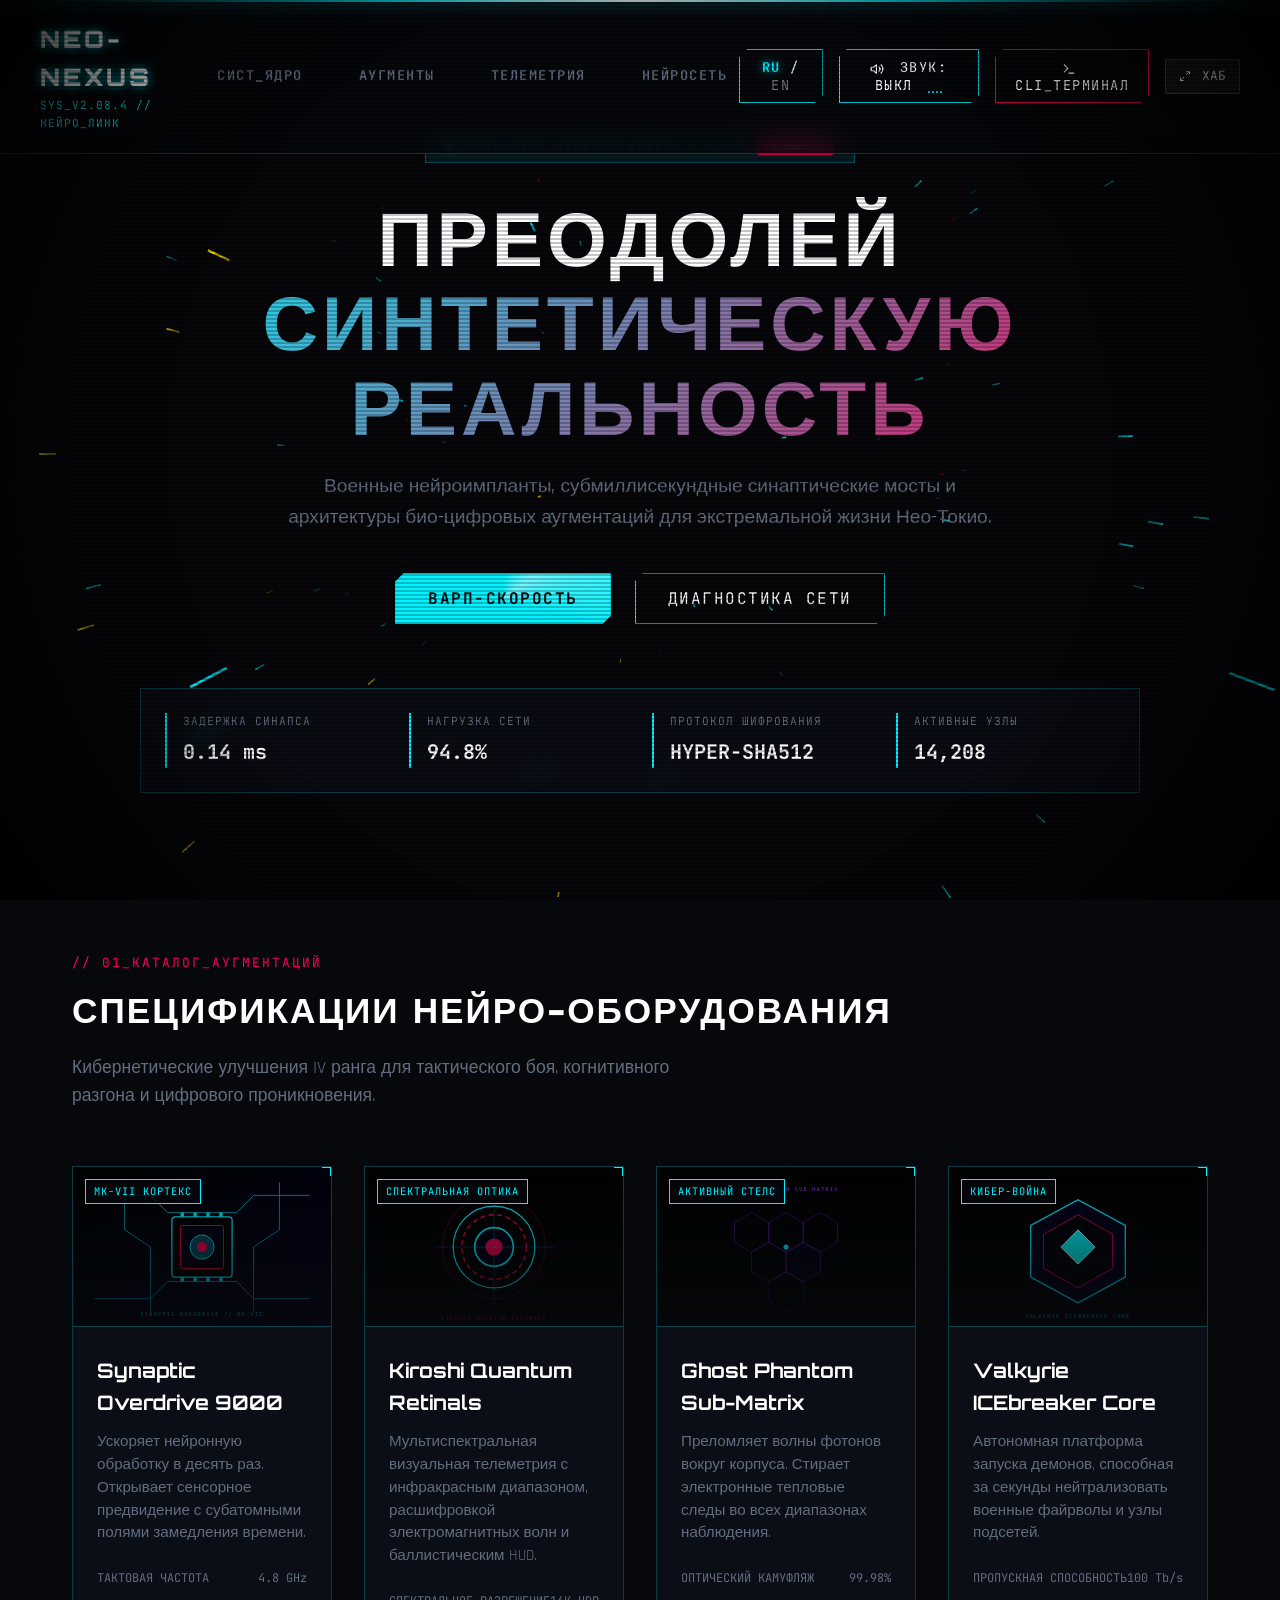
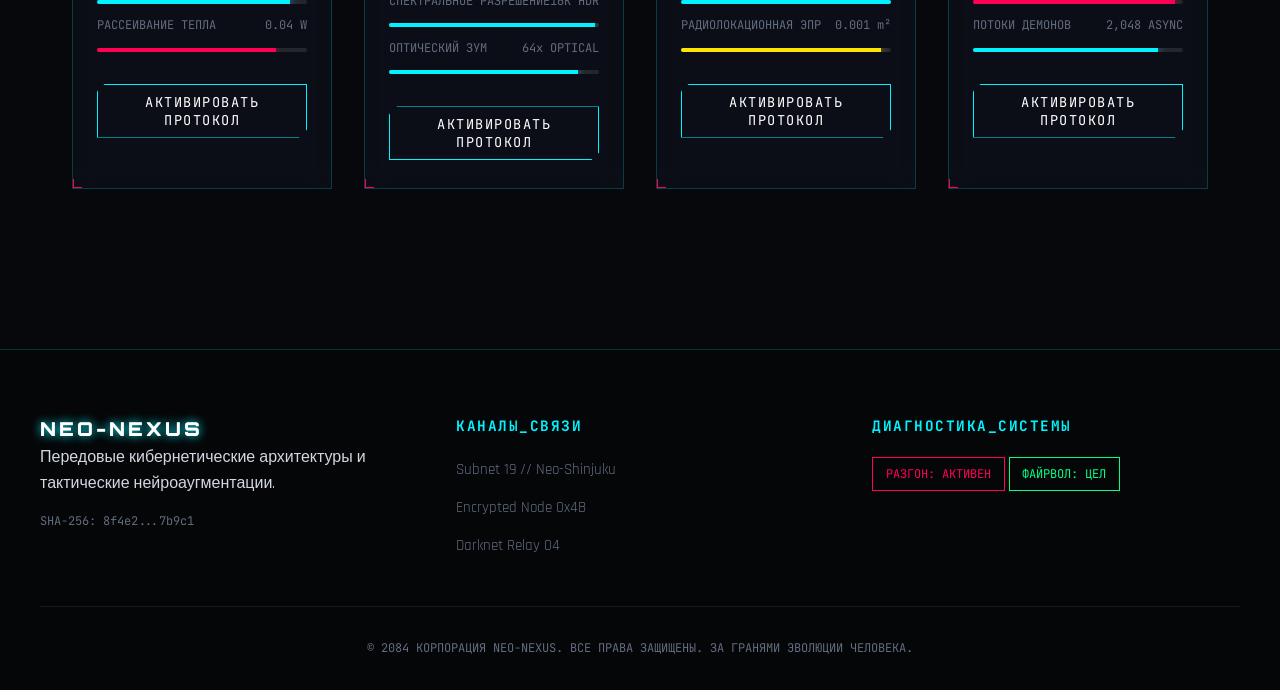
<file: 01-neon-nexus/index.html>
<!DOCTYPE html>
<html lang="ru">
<head>
  <meta charset="UTF-8">
  <meta name="viewport" content="width=device-width, initial-scale=1.0">
  <title id="docTitle">NEO-NEXUS // Кибернетические системы нового поколения</title>
  <link rel="preconnect" href="https://fonts.googleapis.com">
  <link rel="preconnect" href="https://fonts.gstatic.com" crossorigin>
  <link href="https://fonts.googleapis.com/css2?family=JetBrains+Mono:wght@300;400;700&family=Orbitron:wght@400;600;800;900&family=Rajdhani:wght@500;600;700&display=swap" rel="stylesheet">
  <link rel="stylesheet" href="style.css">
</head>
<body>
  <!-- Laser Scanline & CRT & Grid Overlays -->
  <div class="laser-scanline"></div>
  <div class="crt-overlay"></div>
  <div class="vignette"></div>

  <!-- Background 3D Particle Warp Canvas -->
  <canvas id="cyberCanvas"></canvas>

  <!-- Navigation Bar -->
  <nav class="cyber-nav">
    <div class="nav-brand">
      <div class="brand-glitch" data-text="NEO-NEXUS">NEO-NEXUS</div>
      <span class="sys-version" id="sysVersion">SYS_V2.08.4 // НЕЙРО_ЛИНК</span>
    </div>

    <div class="nav-links">
      <a href="#about" class="cyber-link" id="navCore" data-scramble="СИСТ_ЯДРО">СИСТ_ЯДРО</a>
      <a href="#augmentations" class="cyber-link" id="navAug" data-scramble="АУГМЕНТЫ">АУГМЕНТЫ</a>
      <a href="#telemetry" class="cyber-link" id="navTelem" data-scramble="ТЕЛЕМЕТРИЯ">ТЕЛЕМЕТРИЯ</a>
      <a href="#matrix" class="cyber-link" id="navGrid" data-scramble="НЕЙРОСЕТЬ">НЕЙРОСЕТЬ</a>
    </div>

    <div class="nav-actions">
      <!-- Language Switcher -->
      <button id="langToggle" class="cyber-btn sm" title="RU / EN">
        <span class="btn-label">
          <span class="lang-opt active" data-lang-opt="ru">RU</span> / <span class="lang-opt" data-lang-opt="en">EN</span>
        </span>
      </button>

      <!-- Audio Toggle with Equalizer Bars -->
      <button id="soundToggle" class="cyber-btn sm" title="Toggle Synth Audio">
        <svg class="btn-svg" viewBox="0 0 24 24" width="14" height="14" fill="none" stroke="currentColor" stroke-width="2" stroke-linecap="round" stroke-linejoin="round">
          <polygon points="11 5 6 9 2 9 2 15 6 15 11 19 11 5"></polygon>
          <path d="M15.54 8.46a5 5 0 0 1 0 7.07"></path>
          <path d="M19.07 4.93a10 10 0 0 1 0 14.14"></path>
        </svg>
        <span class="btn-label" id="soundLabel">ЗВУК: ВЫКЛ</span>
        <div class="cyber-equalizer" id="cyberEqualizer">
          <span class="eq-bar"></span>
          <span class="eq-bar"></span>
          <span class="eq-bar"></span>
          <span class="eq-bar"></span>
        </div>
      </button>

      <button id="terminalToggle" class="cyber-btn sm accent">
        <svg class="btn-svg" viewBox="0 0 24 24" width="14" height="14" fill="none" stroke="currentColor" stroke-width="2" stroke-linecap="round" stroke-linejoin="round">
          <polyline points="4 17 10 11 4 5"></polyline>
          <line x1="12" y1="19" x2="20" y2="19"></line>
        </svg>
        <span class="btn-label" id="termBtnLabel">CLI_ТЕРМИНАЛ</span>
      </button>
      <a href="../index.html" class="portal-back-btn">
        <svg class="btn-svg" viewBox="0 0 24 24" width="12" height="12" fill="none" stroke="currentColor" stroke-width="2">
          <path d="M15 3h6v6M9 21H3v-6M21 3l-7 7M3 21l7-7"/>
        </svg>
        <span id="hubLabel">ХАБ</span>
      </a>
    </div>
  </nav>

  <!-- Hero Section -->
  <header class="hero-section" id="about">
    <div class="hero-badge">
      <span class="pulse-dot"></span>
      <span id="heroBadgeText">КВАНТОВЫЙ НЕЙРОИНТЕРФЕЙС В СЕТИ</span>
      <span class="badge-tag" id="heroBadgeTag">УР_БЕЗ_9</span>
    </div>

    <h1 class="hero-title" id="heroTitle">
      ПРЕОДОЛЕЙ <br>
      <span class="gradient-text glitch-element" id="heroTitleGlitch" data-text="СИНТЕТИЧЕСКУЮ РЕАЛЬНОСТЬ">СИНТЕТИЧЕСКУЮ РЕАЛЬНОСТЬ</span>
    </h1>

    <p class="hero-subtitle" id="heroSubtitle">
      Военные нейроимпланты, субмиллисекундные синаптические мосты и архитектуры био-цифровых аугментаций для экстремальной жизни Нео-Токио.
    </p>

    <div class="hero-cta-group">
      <button class="cyber-btn lg primary" id="warpBtn">
        <span class="btn-border"></span>
        <span class="btn-text" id="warpBtnText" data-scramble="ВАРП-СКОРОСТЬ">ВАРП-СКОРОСТЬ</span>
      </button>
      <button class="cyber-btn lg outline" id="scanNetBtn">
        <span class="btn-border"></span>
        <span class="btn-text" id="scanNetBtnText" data-scramble="ДИАГНОСТИКА СЕТИ">ДИАГНОСТИКА СЕТИ</span>
      </button>
    </div>

    <div class="hero-telemetry-bar" id="telemetry">
      <div class="telem-cell">
        <span class="telem-label" id="lblLatency">ЗАДЕРЖКА СИНАПСА</span>
        <span class="telem-val" id="valLatency">0.14 ms</span>
      </div>
      <div class="telem-cell">
        <span class="telem-label" id="lblLoad">НАГРУЗКА СЕТИ</span>
        <span class="telem-val" id="valLoad">94.8%</span>
      </div>
      <div class="telem-cell">
        <span class="telem-label" id="lblEnc">ПРОТОКОЛ ШИФРОВАНИЯ</span>
        <span class="telem-val">HYPER-SHA512</span>
      </div>
      <div class="telem-cell">
        <span class="telem-label" id="lblNodes">АКТИВНЫЕ УЗЛЫ</span>
        <span class="telem-val" id="valNodes">14,208</span>
      </div>
    </div>
  </header>

  <!-- Cyberware Augmentations Grid -->
  <section class="section-container" id="augmentations">
    <div class="section-header">
      <div class="section-code" id="secCode">// 01_КАТАЛОГ_АУГМЕНТАЦИЙ</div>
      <h2 class="section-title" id="secTitle">СПЕЦИФИКАЦИИ НЕЙРО-ОБОРУДОВАНИЯ</h2>
      <p class="section-desc" id="secDesc">Кибернетические улучшения IV ранга для тактического боя, когнитивного разгона и цифрового проникновения.</p>
    </div>

    <div class="cyber-grid">
      <!-- Card 1 -->
      <div class="cyber-card" data-card="overdrive">
        <div class="card-corner tr"></div>
        <div class="card-corner bl"></div>
        <div class="card-img-wrap">
          <img src="assets/images/implant-cortex.svg" alt="Synaptic Overdrive 9000 Microarchitecture" class="card-img" loading="lazy">
          <div class="card-img-overlay"></div>
          <span class="card-img-badge" id="c1Badge">MK-VII КОРТЕКС</span>
        </div>
        <div class="card-content-area">
          <h3 class="card-title">Synaptic Overdrive 9000</h3>
          <p class="card-desc" id="c1Desc">Ускоряет нейронную обработку в десять раз. Открывает сенсорное предвидение с субатомными полями замедления времени.</p>
          <div class="stat-bar-group">
            <div class="stat-row">
              <span id="c1S1Lbl">ТАКТОВАЯ ЧАСТОТА</span>
              <span>4.8 GHz</span>
            </div>
            <div class="meter"><div class="meter-fill" style="width: 92%"></div></div>
            <div class="stat-row">
              <span id="c1S2Lbl">РАССЕИВАНИЕ ТЕПЛА</span>
              <span>0.04 W</span>
            </div>
            <div class="meter"><div class="meter-fill magenta" style="width: 85%"></div></div>
          </div>
          <button class="cyber-btn sm outline card-btn" data-sound="select" id="c1DeployBtn">АКТИВИРОВАТЬ ПРОТОКОЛ</button>
        </div>
      </div>

      <!-- Card 2 -->
      <div class="cyber-card" data-card="optics">
        <div class="card-corner tr"></div>
        <div class="card-corner bl"></div>
        <div class="card-img-wrap">
          <img src="assets/images/implant-optics.svg" alt="Kiroshi Quantum Retinals" class="card-img" loading="lazy">
          <div class="card-img-overlay"></div>
          <span class="card-img-badge" id="c2Badge">СПЕКТРАЛЬНАЯ ОПТИКА</span>
        </div>
        <div class="card-content-area">
          <h3 class="card-title">Kiroshi Quantum Retinals</h3>
          <p class="card-desc" id="c2Desc">Мультиспектральная визуальная телеметрия с инфракрасным диапазоном, расшифровкой электромагнитных волн и баллистическим HUD.</p>
          <div class="stat-bar-group">
            <div class="stat-row">
              <span id="c2S1Lbl">СПЕКТРАЛЬНОЕ РАЗРЕШЕНИЕ</span>
              <span>16K HDR</span>
            </div>
            <div class="meter"><div class="meter-fill" style="width: 98%"></div></div>
            <div class="stat-row">
              <span id="c2S2Lbl">ОПТИЧЕСКИЙ ЗУМ</span>
              <span>64x OPTICAL</span>
            </div>
            <div class="meter"><div class="meter-fill cyan" style="width: 90%"></div></div>
          </div>
          <button class="cyber-btn sm outline card-btn" data-sound="select" id="c2DeployBtn">АКТИВИРОВАТЬ ПРОТОКОЛ</button>
        </div>
      </div>

      <!-- Card 3 -->
      <div class="cyber-card" data-card="cloaking">
        <div class="card-corner tr"></div>
        <div class="card-corner bl"></div>
        <div class="card-img-wrap">
          <img src="assets/images/implant-stealth.svg" alt="Ghost Phantom Sub-Matrix" class="card-img" loading="lazy">
          <div class="card-img-overlay"></div>
          <span class="card-img-badge" id="c3Badge">АКТИВНЫЙ СТЕЛС</span>
        </div>
        <div class="card-content-area">
          <h3 class="card-title">Ghost Phantom Sub-Matrix</h3>
          <p class="card-desc" id="c3Desc">Преломляет волны фотонов вокруг корпуса. Стирает электронные тепловые следы во всех диапазонах наблюдения.</p>
          <div class="stat-bar-group">
            <div class="stat-row">
              <span id="c3S1Lbl">ОПТИЧЕСКИЙ КАМУФЛЯЖ</span>
              <span>99.98%</span>
            </div>
            <div class="meter"><div class="meter-fill" style="width: 100%"></div></div>
            <div class="stat-row">
              <span id="c3S2Lbl">РАДИОЛОКАЦИОННАЯ ЭПР</span>
              <span>0.001 m²</span>
            </div>
            <div class="meter"><div class="meter-fill yellow" style="width: 95%"></div></div>
          </div>
          <button class="cyber-btn sm outline card-btn" data-sound="select" id="c3DeployBtn">АКТИВИРОВАТЬ ПРОТОКОЛ</button>
        </div>
      </div>

      <!-- Card 4 -->
      <div class="cyber-card" data-card="icebreaker">
        <div class="card-corner tr"></div>
        <div class="card-corner bl"></div>
        <div class="card-img-wrap">
          <img src="assets/images/implant-ice.svg" alt="Valkyrie ICEbreaker Core" class="card-img" loading="lazy">
          <div class="card-img-overlay"></div>
          <span class="card-img-badge" id="c4Badge">КИБЕР-ВОЙНА</span>
        </div>
        <div class="card-content-area">
          <h3 class="card-title">Valkyrie ICEbreaker Core</h3>
          <p class="card-desc" id="c4Desc">Автономная платформа запуска демонов, способная за секунды нейтрализовать военные файрволы и узлы подсетей.</p>
          <div class="stat-bar-group">
            <div class="stat-row">
              <span id="c4S1Lbl">ПРОПУСКНАЯ СПОСОБНОСТЬ</span>
              <span>100 Tb/s</span>
            </div>
            <div class="meter"><div class="meter-fill magenta" style="width: 96%"></div></div>
            <div class="stat-row">
              <span id="c4S2Lbl">ПОТОКИ ДЕМОНОВ</span>
              <span>2,048 ASYNC</span>
            </div>
            <div class="meter"><div class="meter-fill" style="width: 88%"></div></div>
          </div>
          <button class="cyber-btn sm outline card-btn" data-sound="select" id="c4DeployBtn">АКТИВИРОВАТЬ ПРОТОКОЛ</button>
        </div>
      </div>
    </div>
  </section>

  <!-- Interactive Terminal Modal -->
  <div class="terminal-modal" id="terminalModal">
    <div class="terminal-window">
      <div class="terminal-header">
        <div class="terminal-controls">
          <span class="ctrl close" id="termClose"></span>
          <span class="ctrl min"></span>
          <span class="ctrl max"></span>
        </div>
        <div class="terminal-title">ROOT@NEO-NEXUS:~# /bin/cyber-core</div>
        <div class="terminal-status" id="termStatus">СТАТУС: ЗАЩИЩЕНО</div>
      </div>
      <div class="terminal-body" id="termOutput">
        <div class="term-line welcome">=======================================================</div>
        <div class="term-line welcome" id="termWelcome1">   NEO-NEXUS НЕЙРО-ТЕРМИНАЛ v2.08 [ЯДРО СБОРКА 77]   </div>
        <div class="term-line welcome">=======================================================</div>
        <div class="term-line" id="termWelcome2">Введите <span class="cyan-text">'помощь'</span> или <span class="cyan-text">'help'</span> для списка команд.</div>
        <div class="term-line" id="termWelcome3">Введите <span class="cyan-text">'matrix'</span> для взлома цифрового потока.</div>
      </div>
      <div class="terminal-input-bar">
        <span class="prompt">guest@nexus:~$</span>
        <input type="text" id="termInput" placeholder="введите команду..." autocomplete="off" spellcheck="false">
      </div>
    </div>
  </div>

  <!-- Interactive Matrix Canvas Mode (Triggered from Terminal or Button) -->
  <canvas id="matrixCanvas" class="hidden"></canvas>

  <!-- Footer -->
  <footer class="cyber-footer" id="matrix">
    <div class="footer-grid">
      <div class="footer-col">
        <div class="brand-glitch sm" data-text="NEO-NEXUS">NEO-NEXUS</div>
        <p id="ftDesc">Передовые кибернетические архитектуры и тактические нейроаугментации.</p>
        <div class="footer-hash">SHA-256: 8f4e2...7b9c1</div>
      </div>
      <div class="footer-col">
        <h4 id="ftH1">КАНАЛЫ_СВЯЗИ</h4>
        <ul>
          <li><a href="#!">Subnet 19 // Neo-Shinjuku</a></li>
          <li><a href="#!">Encrypted Node 0x4B</a></li>
          <li><a href="#!">Darknet Relay 04</a></li>
        </ul>
      </div>
      <div class="footer-col">
        <h4 id="ftH2">ДИАГНОСТИКА_СИСТЕМЫ</h4>
        <div class="diagnostic-pill" id="ftPill1">РАЗГОН: АКТИВЕН</div>
        <div class="diagnostic-pill safe" id="ftPill2">ФАЙРВОЛ: ЦЕЛ</div>
      </div>
    </div>
    <div class="footer-bottom">
      <span id="ftCopy">© 2084 КОРПОРАЦИЯ NEO-NEXUS. ВСЕ ПРАВА ЗАЩИЩЕНЫ. ЗА ГРАНЯМИ ЭВОЛЮЦИИ ЧЕЛОВЕКА.</span>
    </div>
  </footer>

  <script src="main.js"></script>
</body>
</html>
</file>
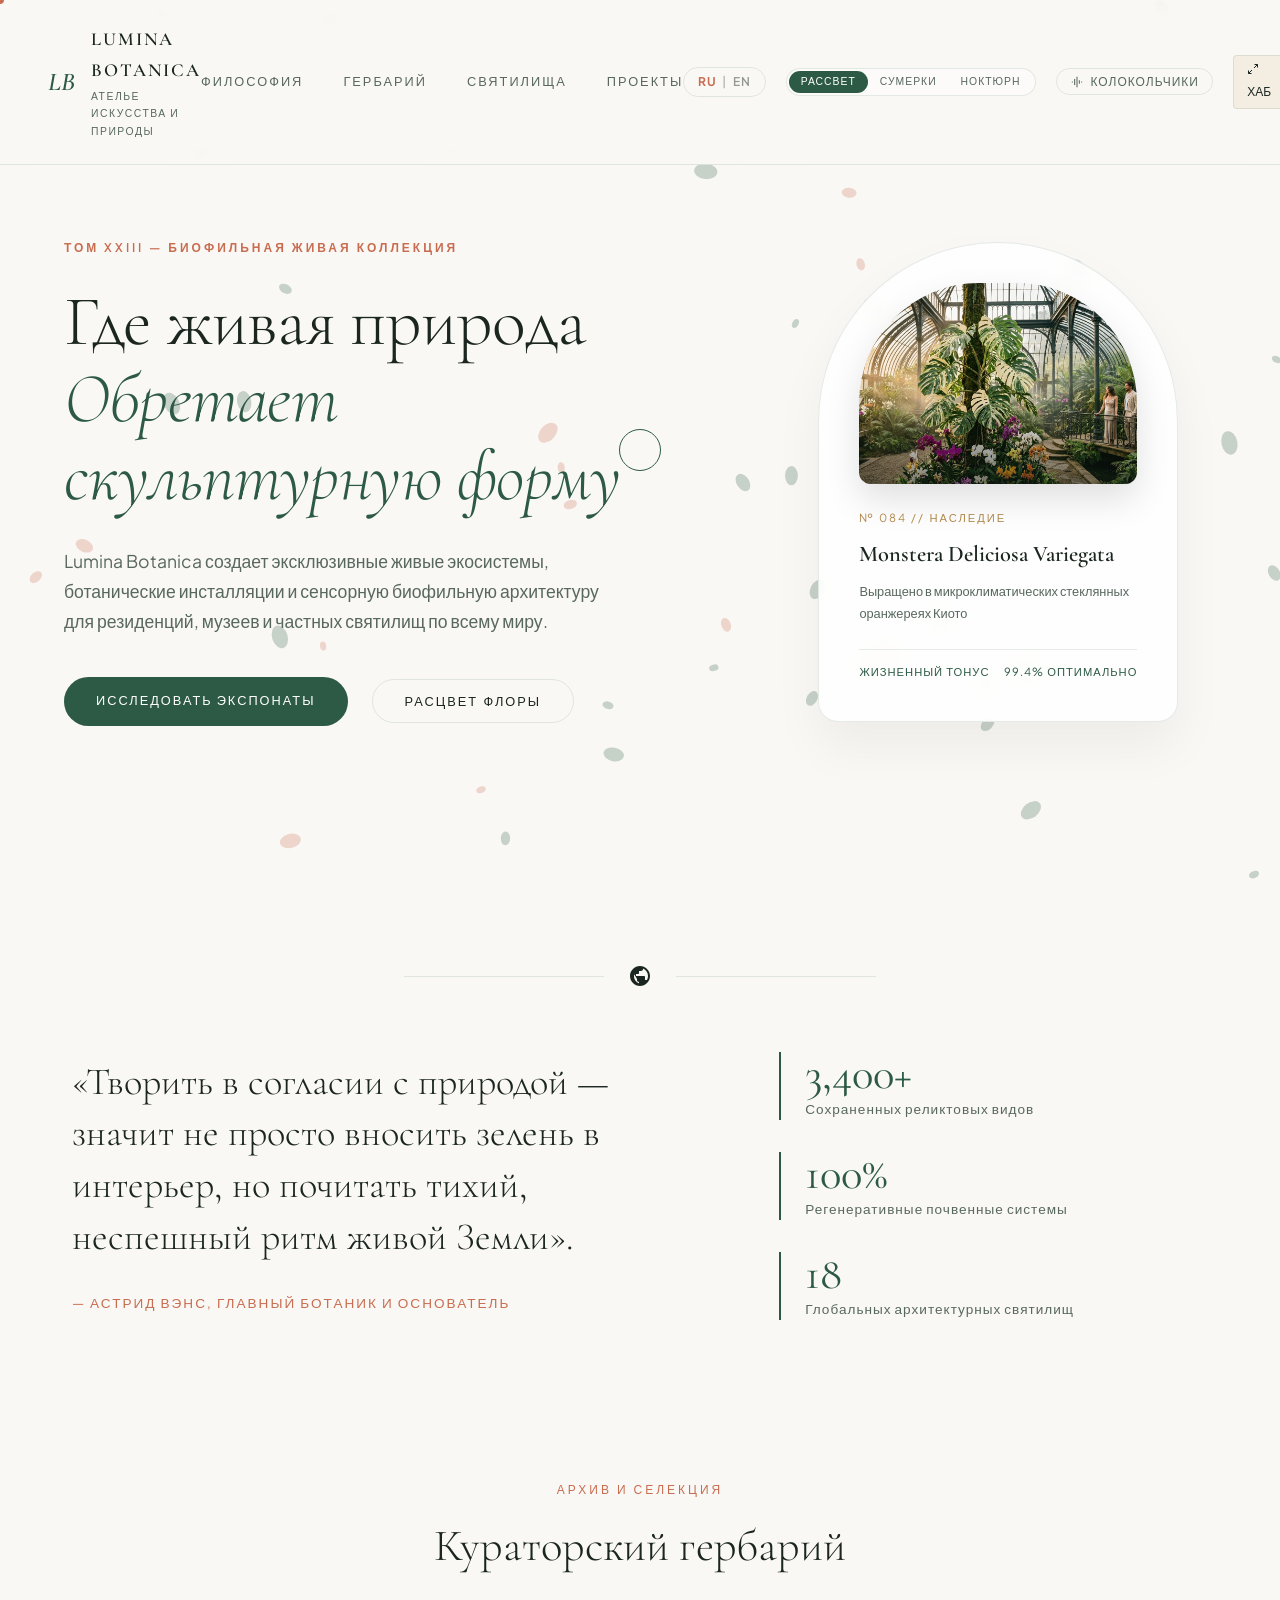
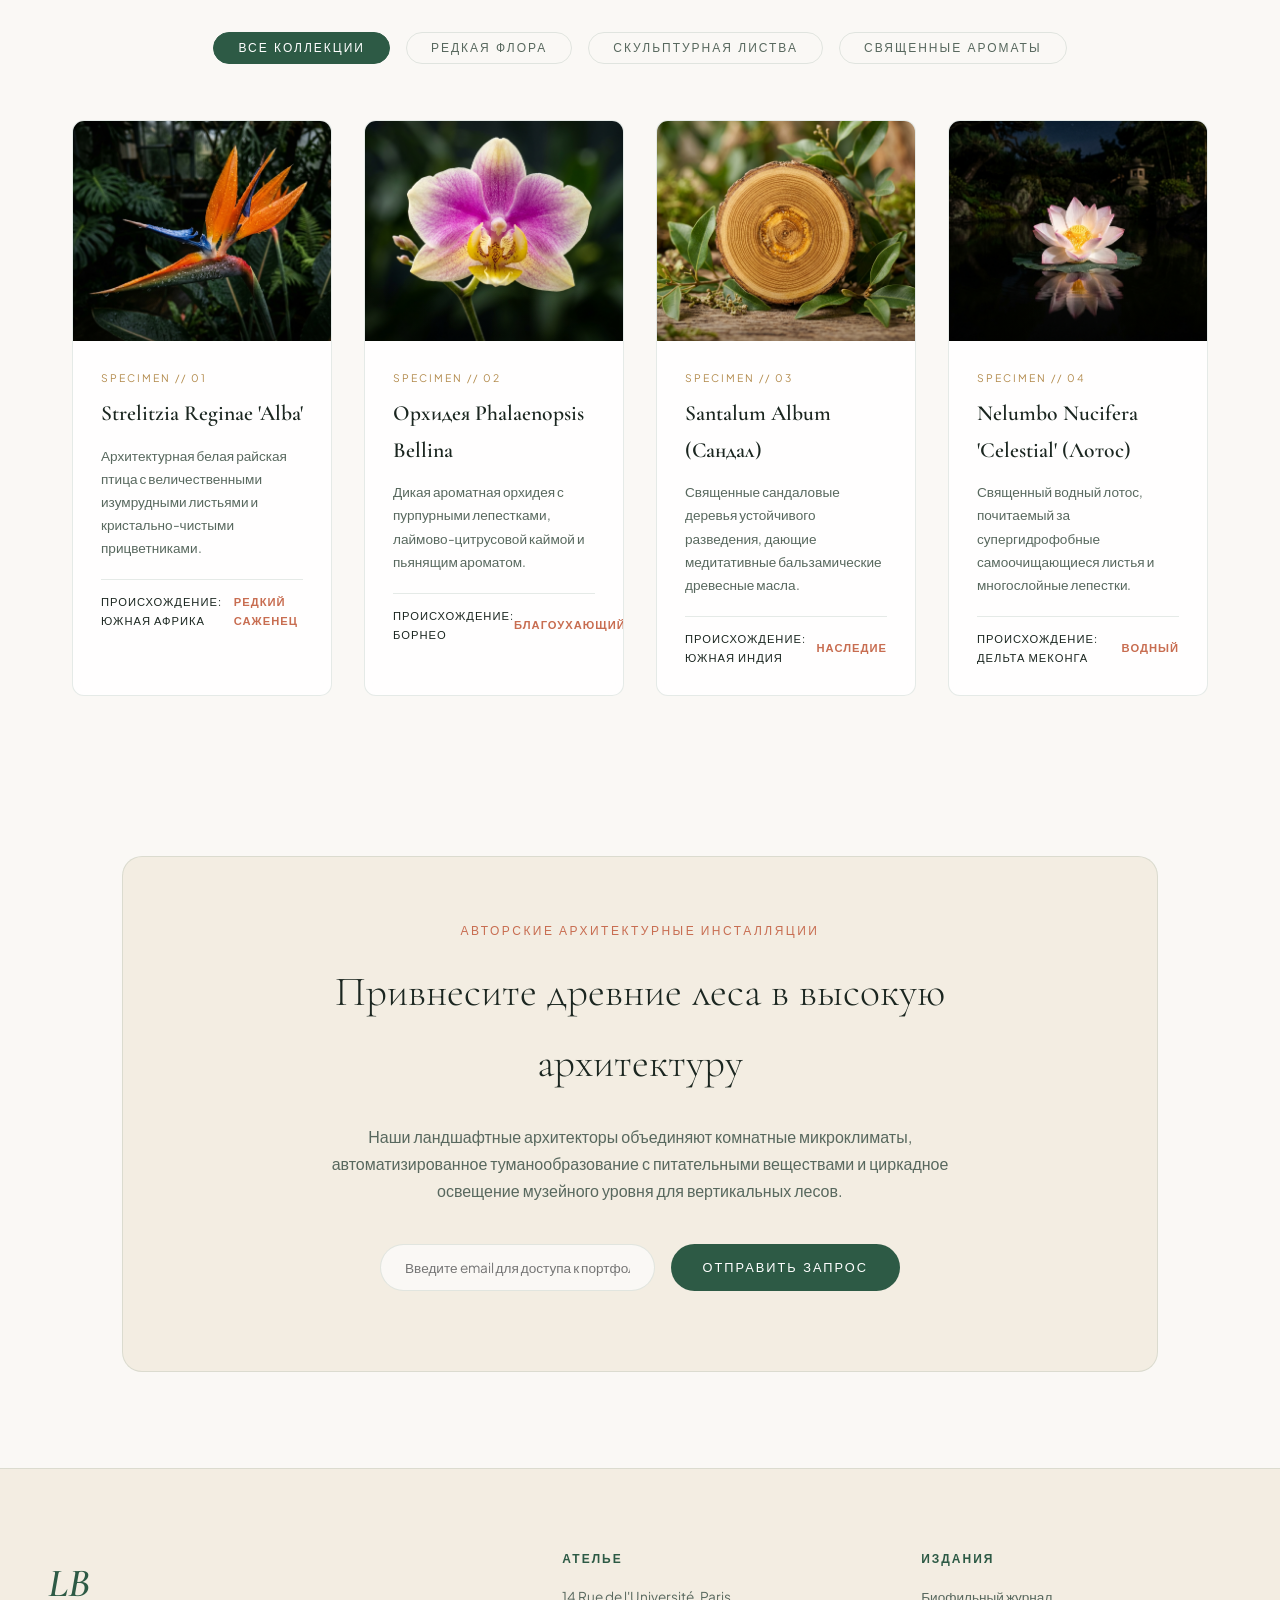
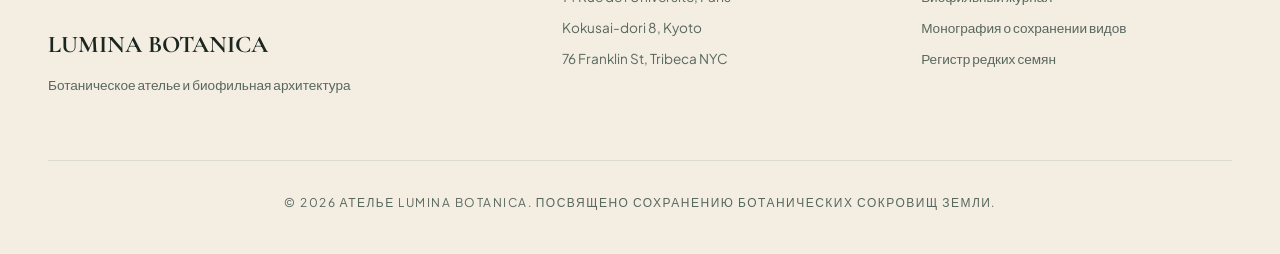
<file: 02-lumina-botanica/index.html>
<!DOCTYPE html>
<html lang="ru">
<head>
  <meta charset="UTF-8">
  <meta name="viewport" content="width=device-width, initial-scale=1.0">
  <title id="docTitle">LUMINA BOTANICA // Биофильная архитектура и высокая флористика</title>
  <link rel="preconnect" href="https://fonts.googleapis.com">
  <link rel="preconnect" href="https://fonts.gstatic.com" crossorigin>
  <link href="https://fonts.googleapis.com/css2?family=Cormorant+Garamond:ital,wght@0,300;0,400;0,600;1,400&family=Plus+Jakarta+Sans:wght@300;400;500;600&display=swap" rel="stylesheet">
  <link rel="stylesheet" href="style.css">
</head>
<body>
  <!-- Custom Magnetic Cursor Follower -->
  <div class="cursor-dot" id="cursorDot"></div>
  <div class="cursor-ring" id="cursorRing"><span class="cursor-text"></span></div>

  <!-- Ambient Organic Particle Canvas -->
  <canvas id="botanicalCanvas"></canvas>

  <!-- Navigation -->
  <header class="editorial-nav">
    <div class="nav-brand">
      <span class="brand-monogram">LB</span>
      <div class="brand-titles">
        <span class="brand-name">LUMINA BOTANICA</span>
        <span class="brand-sub" id="brandSub">АТЕЛЬЕ ИСКУССТВА И ПРИРОДЫ</span>
      </div>
    </div>

    <nav class="nav-menu">
      <a href="#philosophy" class="nav-link" id="navPhil">ФИЛОСОФИЯ</a>
      <a href="#herbarium" class="nav-link" id="navHerb">ГЕРБАРИЙ</a>
      <a href="#spaces" class="nav-link" id="navSpaces">СВЯТИЛИЩА</a>
      <a href="#contact" class="nav-link" id="navContact">ПРОЕКТЫ</a>
    </nav>

    <div class="nav-right">
      <!-- Language Switcher -->
      <button class="lang-pill-btn" id="langToggle" title="Переключить язык / Switch Language">
        <span class="lang-opt active" data-lang-opt="ru">RU</span>
        <span class="lang-sep">|</span>
        <span class="lang-opt" data-lang-opt="en">EN</span>
      </button>

      <div class="mood-selector">
        <button class="mood-btn active" data-mood="day" id="moodDay" title="Verdant Dawn">РАССВЕТ</button>
        <button class="mood-btn" data-mood="dusk" id="moodDusk" title="Golden Sunset">СУМЕРКИ</button>
        <button class="mood-btn" data-mood="night" id="moodNight" title="Nocturne Garden">НОКТЮРН</button>
      </div>
      <button class="audio-btn" id="audioToggle" title="Organic Soundscape">
        <svg class="audio-svg" viewBox="0 0 24 24" width="14" height="14" fill="none" stroke="currentColor" stroke-width="1.8">
          <path d="M12 3v18M8 7v10M16 9v6M4 11v2M20 11v2"/>
        </svg>
        <span class="audio-text" id="audioLabel">КОЛОКОЛЬЧИКИ</span>
      </button>
      <a href="../index.html" class="portal-back-btn">
        <svg viewBox="0 0 24 24" width="12" height="12" fill="none" stroke="currentColor" stroke-width="2">
          <path d="M15 3h6v6M9 21H3v-6M21 3l-7 7M3 21l7-7"/>
        </svg>
        <span id="hubLabel">ХАБ</span>
      </a>
    </div>
  </header>

  <!-- Hero Editorial Section -->
  <main>
    <section class="hero-editorial">
      <div class="hero-content">
        <div class="editorial-tag" id="heroTag">ТОМ XXIII — БИОФИЛЬНАЯ ЖИВАЯ КОЛЛЕКЦИЯ</div>
        <h1 class="hero-heading" id="heroHeading">
          Где живая природа <br>
          <em>Обретает скульптурную форму</em>
        </h1>
        <p class="hero-text" id="heroText">
          Lumina Botanica создает эксклюзивные живые экосистемы, ботанические инсталляции и сенсорную биофильную архитектуру для резиденций, музеев и частных святилищ по всему миру.
        </p>

        <div class="hero-actions">
          <a href="#herbarium" class="btn-primary" id="btnExplore" data-cursor="EXPLORE">ИССЛЕДОВАТЬ ЭКСПОНАТЫ</a>
          <button class="btn-secondary" id="bloomTrigger" data-cursor="BLOOM">РАСЦВЕТ ФЛОРЫ</button>
        </div>
      </div>

      <div class="hero-art-frame" data-cursor="VIEW">
        <div class="art-visual-wrapper">
          <div class="art-ornament-circle"></div>
          <div class="art-photo-container">
            <img src="assets/images/hero-monstera.jpg" onerror="this.onerror=null;this.src='assets/images/hero-monstera.svg'" alt="Monstera Deliciosa Variegata" class="art-photo" id="heroBotanicalPhoto" loading="lazy">
            <div class="art-photo-glow"></div>
          </div>
          <div class="art-card-inner">
            <div class="art-badge" id="artBadge">№ 084 // НАСЛЕДИЕ</div>
            <div class="art-botanical-name">Monstera Deliciosa Variegata</div>
            <div class="art-caption" id="artCaption">Выращено в микроклиматических стеклянных оранжереях Киото</div>
            <div class="growth-meter">
              <span id="growthLabel">ЖИЗНЕННЫЙ ТОНУС</span>
              <span class="val" id="growthVal">99.4% ОПТИМАЛЬНО</span>
            </div>
          </div>
        </div>
      </div>
    </section>

    <!-- Botanical Philosophy & Metrics -->
    <section class="philosophy-section" id="philosophy">
      <div class="editorial-divider">
        <span class="line"></span>
        <svg width="24" height="24" viewBox="0 0 24 24" fill="currentColor" class="divider-icon">
          <path d="M12 2C6.48 2 2 6.48 2 12s4.48 10 10 10 10-4.48 10-10S17.52 2 12 2zm1 17.93c-3.95-.49-7-3.85-7-7.93 0-.62.08-1.21.21-1.79L9 15v1c0 1.1.9 2 2 2v1.93zm6.9-2.54c-.26-.81-1-1.39-1.9-1.39h-1v-3c0-.55-.45-1-1-1H8v-2h2c.55 0 1-.45 1-1V7h2c1.1 0 2-.9 2-2v-.41c2.93 1.19 5 4.06 5 7.41 0 2.08-.8 3.97-2.1 5.39z"/>
        </svg>
        <span class="line"></span>
      </div>

      <div class="philosophy-grid">
        <div class="philosophy-quote">
          <blockquote id="quoteText">
            «Творить в согласии с природой — значит не просто вносить зелень в интерьер, но почитать тихий, неспешный ритм живой Земли».
          </blockquote>
          <cite id="quoteCite">— Астрид Вэнс, главный ботаник и основатель</cite>
        </div>

        <div class="metrics-column">
          <div class="metric-card">
            <div class="metric-num">3,400+</div>
            <div class="metric-label" id="m1Lbl">Сохраненных реликтовых видов</div>
          </div>
          <div class="metric-card">
            <div class="metric-num">100%</div>
            <div class="metric-label" id="m2Lbl">Регенеративные почвенные системы</div>
          </div>
          <div class="metric-card">
            <div class="metric-num">18</div>
            <div class="metric-label" id="m3Lbl">Глобальных архитектурных святилищ</div>
          </div>
        </div>
      </div>
    </section>

    <!-- Herbarium Catalog Section -->
    <section class="herbarium-section" id="herbarium">
      <div class="section-title-wrap">
        <div class="sub-label" id="herbSub">АРХИВ И СЕЛЕКЦИЯ</div>
        <h2 class="section-heading" id="herbHead">Кураторский гербарий</h2>
      </div>

      <div class="filter-pills">
        <button class="filter-pill active" data-filter="all" id="fpAll">ВСЕ КОЛЛЕКЦИИ</button>
        <button class="filter-pill" data-filter="flora" id="fpFlora">РЕДКАЯ ФЛОРА</button>
        <button class="filter-pill" data-filter="foliage" id="fpFoliage">СКУЛЬПТУРНАЯ ЛИСТВА</button>
        <button class="filter-pill" data-filter="aromatic" id="fpArom">СВЯЩЕННЫЕ АРОМАТЫ</button>
      </div>

      <div class="specimen-grid">
        <!-- Item 1 -->
        <article class="specimen-card" data-category="foliage" data-cursor="DISCOVER">
          <div class="card-photo-box">
            <img src="assets/images/specimen-strelitzia.jpg" onerror="this.onerror=null;this.src='assets/images/specimen-strelitzia.svg'" alt="Strelitzia Reginae" class="specimen-img" loading="lazy">
            <div class="photo-vignette"></div>
          </div>
          <div class="specimen-info">
            <span class="specimen-code">SPECIMEN // 01</span>
            <h3 class="specimen-title">Strelitzia Reginae 'Alba'</h3>
            <p class="specimen-desc" id="sp1Desc">Архитектурная белая райская птица с величественными изумрудными листьями и кристально-чистыми прицветниками.</p>
            <div class="specimen-meta">
              <span id="sp1Origin">ПРОИСХОЖДЕНИЕ: ЮЖНАЯ АФРИКА</span>
              <span class="accent-tag" id="sp1Tag">РЕДКИЙ САЖЕНЕЦ</span>
            </div>
          </div>
        </article>

        <!-- Item 2 -->
        <article class="specimen-card" data-category="flora" data-cursor="DISCOVER">
          <div class="card-photo-box">
            <img src="assets/images/specimen-orchid.jpg" onerror="this.onerror=null;this.src='assets/images/specimen-orchid.svg'" alt="Phalaenopsis Bellina Orchid" class="specimen-img" loading="lazy">
            <div class="photo-vignette"></div>
          </div>
          <div class="specimen-info">
            <span class="specimen-code">SPECIMEN // 02</span>
            <h3 class="specimen-title" id="sp2Title">Орхидея Phalaenopsis Bellina</h3>
            <p class="specimen-desc" id="sp2Desc">Дикая ароматная орхидея с пурпурными лепестками, лаймово-цитрусовой каймой и пьянящим ароматом.</p>
            <div class="specimen-meta">
              <span id="sp2Origin">ПРОИСХОЖДЕНИЕ: БОРНЕО</span>
              <span class="accent-tag" id="sp2Tag">БЛАГОУХАЮЩИЙ</span>
            </div>
          </div>
        </article>

        <!-- Item 3 -->
        <article class="specimen-card" data-category="aromatic" data-cursor="DISCOVER">
          <div class="card-photo-box">
            <img src="assets/images/specimen-sandalwood.jpg" onerror="this.onerror=null;this.src='assets/images/specimen-sandalwood.svg'" alt="Santalum Album Sandalwood Forest" class="specimen-img" loading="lazy">
            <div class="photo-vignette"></div>
          </div>
          <div class="specimen-info">
            <span class="specimen-code">SPECIMEN // 03</span>
            <h3 class="specimen-title" id="sp3Title">Santalum Album (Сандал)</h3>
            <p class="specimen-desc" id="sp3Desc">Священные сандаловые деревья устойчивого разведения, дающие медитативные бальзамические древесные масла.</p>
            <div class="specimen-meta">
              <span id="sp3Origin">ПРОИСХОЖДЕНИЕ: ЮЖНАЯ ИНДИЯ</span>
              <span class="accent-tag" id="sp3Tag">НАСЛЕДИЕ</span>
            </div>
          </div>
        </article>

        <!-- Item 4 -->
        <article class="specimen-card" data-category="flora" data-cursor="DISCOVER">
          <div class="card-photo-box">
            <img src="assets/images/specimen-lotus.jpg" onerror="this.onerror=null;this.src='assets/images/specimen-lotus.svg'" alt="Nelumbo Nucifera Celestial Lotus" class="specimen-img" loading="lazy">
            <div class="photo-vignette"></div>
          </div>
          <div class="specimen-info">
            <span class="specimen-code">SPECIMEN // 04</span>
            <h3 class="specimen-title" id="sp4Title">Nelumbo Nucifera 'Celestial' (Лотос)</h3>
            <p class="specimen-desc" id="sp4Desc">Священный водный лотос, почитаемый за супергидрофобные самоочищающиеся листья и многослойные лепестки.</p>
            <div class="specimen-meta">
              <span id="sp4Origin">ПРОИСХОЖДЕНИЕ: ДЕЛЬТА МЕКОНГА</span>
              <span class="accent-tag" id="sp4Tag">ВОДНЫЙ</span>
            </div>
          </div>
        </article>
      </div>
    </section>

    <!-- Interactive Sanctuary Room Preview -->
    <section class="sanctuary-preview" id="spaces">
      <div class="sanctuary-box">
        <div class="sanctuary-content">
          <span class="sanctuary-tag" id="sancTag">АВТОРСКИЕ АРХИТЕКТУРНЫЕ ИНСТАЛЛЯЦИИ</span>
          <h2 id="sancHeading">Привнесите древние леса в высокую архитектуру</h2>
          <p id="sancDesc">
            Наши ландшафтные архитекторы объединяют комнатные микроклиматы, автоматизированное туманообразование с питательными веществами и циркадное освещение музейного уровня для вертикальных лесов.
          </p>
          <div class="quote-form">
            <input type="email" placeholder="Введите email для доступа к портфолио..." class="editorial-input" id="quoteInput">
            <button class="btn-primary" id="subscribeBtn">ОТПРАВИТЬ ЗАПРОС</button>
          </div>
          <div class="confirm-message" id="confirmMsg"></div>
        </div>
      </div>
    </section>
  </main>

  <!-- Editorial Footer -->
  <footer class="editorial-footer" id="contact">
    <div class="footer-top">
      <div class="footer-brand">
        <span class="brand-monogram lg">LB</span>
        <h3>LUMINA BOTANICA</h3>
        <p id="ftBrandDesc">Ботаническое ателье и биофильная архитектура</p>
      </div>

      <div class="footer-links-col">
        <h4 id="ftHAteliers">АТЕЛЬЕ</h4>
        <p>14 Rue de l'Université, Paris</p>
        <p>Kokusai-dori 8, Kyoto</p>
        <p>76 Franklin St, Tribeca NYC</p>
      </div>

      <div class="footer-links-col">
        <h4 id="ftHEditions">ИЗДАНИЯ</h4>
        <a href="#!" id="ftEd1">Биофильный журнал</a>
        <a href="#!" id="ftEd2">Монография о сохранении видов</a>
        <a href="#!" id="ftEd3">Регистр редких семян</a>
      </div>
    </div>

    <div class="footer-bottom">
      <p id="ftCopy">© 2026 АТЕЛЬЕ LUMINA BOTANICA. ПОСВЯЩЕНО СОХРАНЕНИЮ БОТАНИЧЕСКИХ СОКРОВИЩ ЗЕМЛИ.</p>
    </div>
  </footer>

  <script src="main.js"></script>
</body>
</html>
</file>
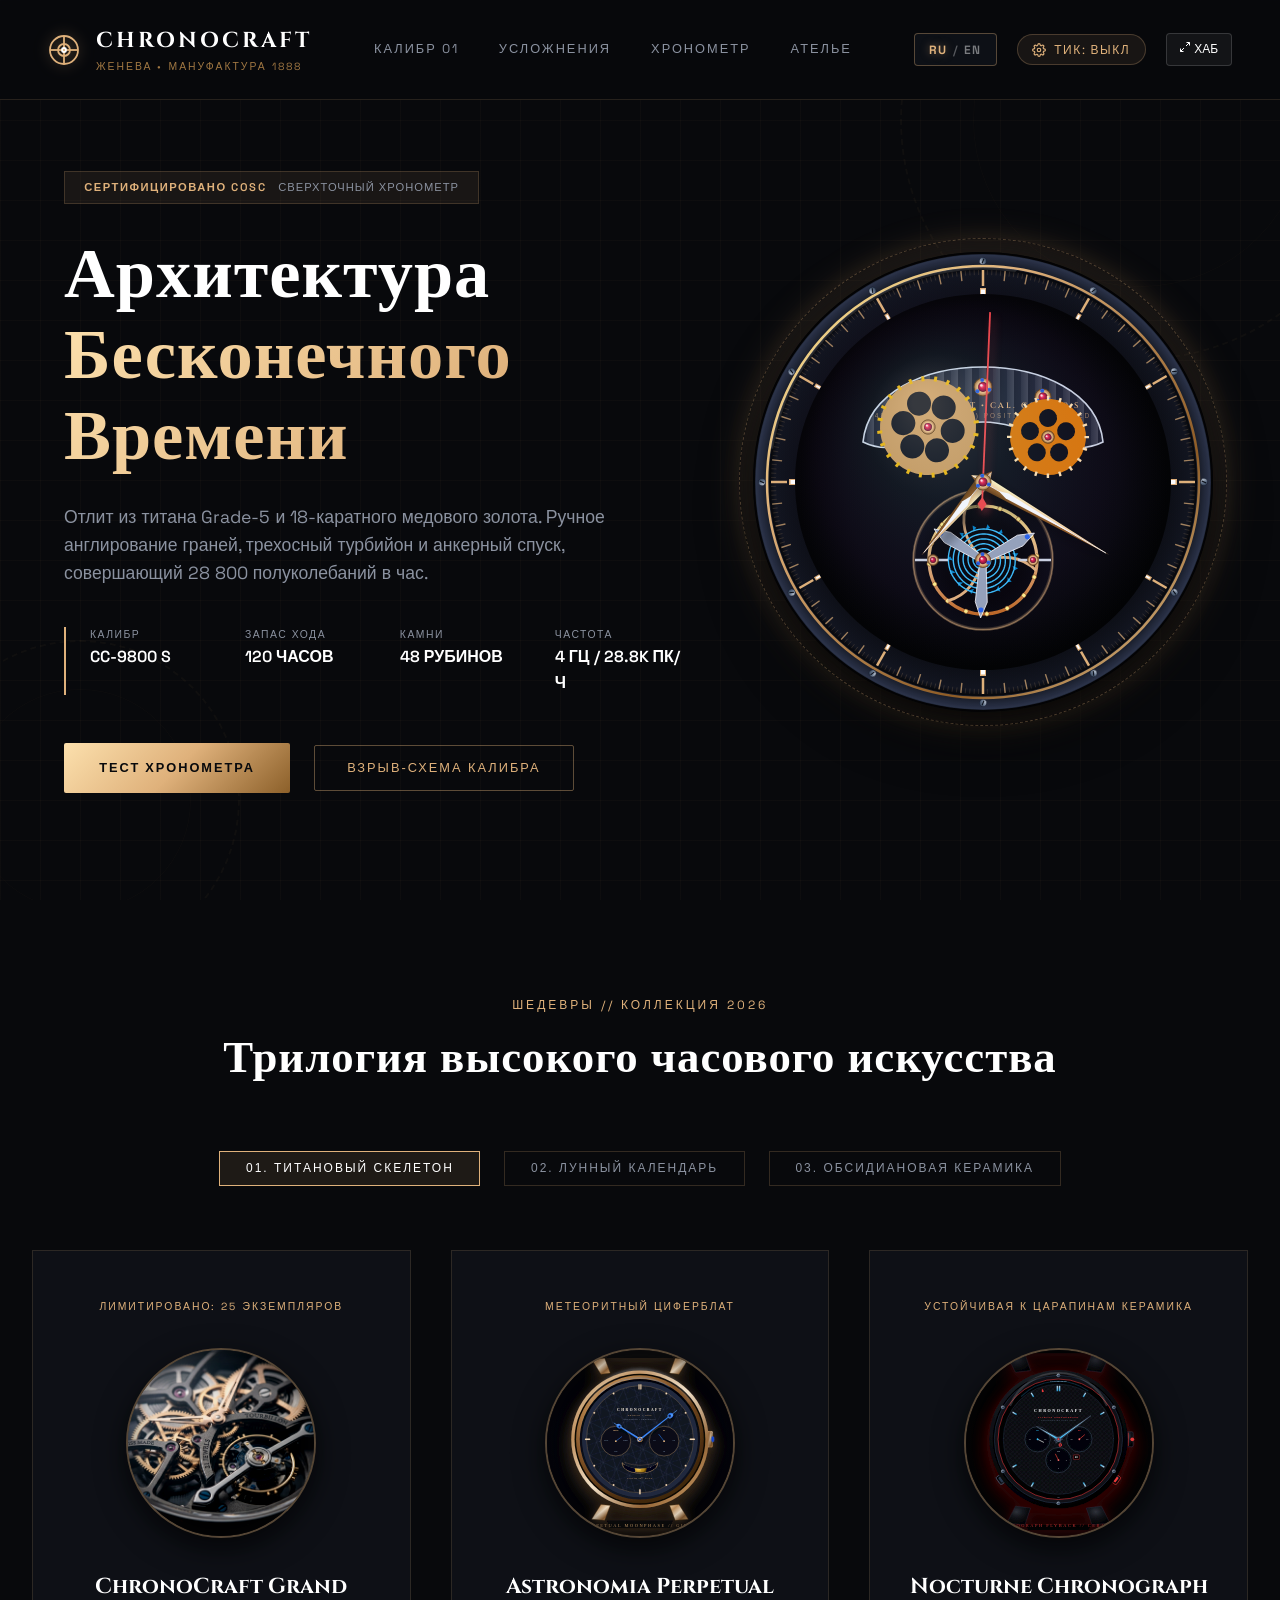
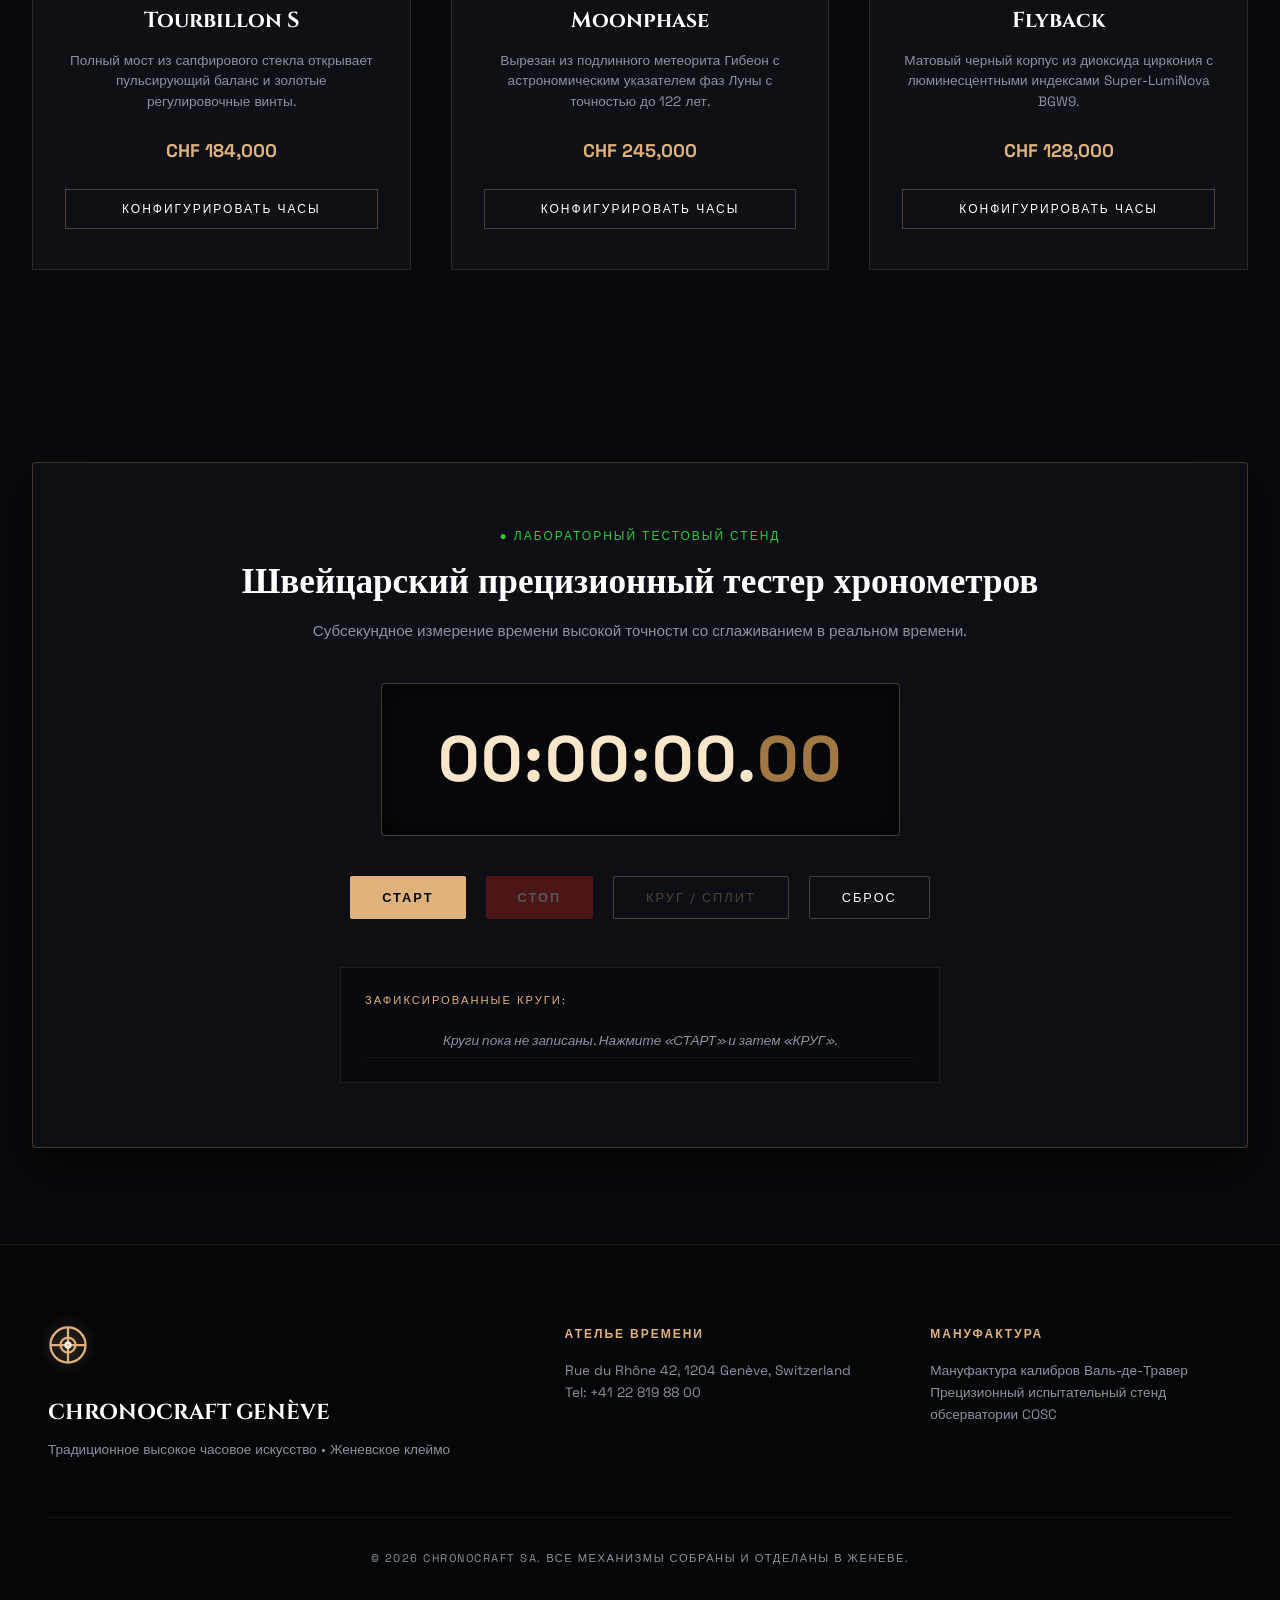
<file: 03-chronocraft/index.html>
<!DOCTYPE html>
<html lang="ru">
<head>
  <meta charset="UTF-8">
  <meta name="viewport" content="width=device-width, initial-scale=1.0">
  <title id="docTitle">CHRONOCRAFT // Высокое часовое искусство — Женева</title>
  <link rel="preconnect" href="https://fonts.googleapis.com">
  <link rel="preconnect" href="https://fonts.gstatic.com" crossorigin>
  <link href="https://fonts.googleapis.com/css2?family=Cinzel:wght@400;600;700;900&family=Space+Grotesk:wght@300;400;500;600&display=swap" rel="stylesheet">
  <link rel="stylesheet" href="style.css">
</head>
<body>
  <!-- Precision Technical Grid Overlay -->
  <div class="dial-grid-bg"></div>

  <!-- Subtle Rotating Mechanical Gears Background -->
  <div class="mechanical-gears-bg" aria-hidden="true">
    <div class="gear gear-1"></div>
    <div class="gear gear-2"></div>
  </div>

  <!-- Header / Navigation -->
  <nav class="horology-nav">
    <div class="nav-brand">
      <svg class="brand-crest-svg" viewBox="0 0 32 32" width="32" height="32" fill="none" stroke="currentColor" stroke-width="1.8">
        <circle cx="16" cy="16" r="14" stroke="#dfb17b"/>
        <circle cx="16" cy="16" r="6" stroke="#dfb17b"/>
        <line x1="16" y1="2" x2="16" y2="30" stroke="#dfb17b"/>
        <line x1="2" y1="16" x2="30" y2="16" stroke="#dfb17b"/>
        <circle cx="16" cy="16" r="2" fill="#dfb17b"/>
      </svg>
      <div class="brand-info">
        <span class="brand-title">CHRONOCRAFT</span>
        <span class="brand-origin" id="brandOrigin">ЖЕНЕВА • МАНУФАКТУРА 1888</span>
      </div>
    </div>

    <div class="nav-links">
      <a href="#movement" class="h-link" id="navCalibre">КАЛИБР 01</a>
      <a href="#complications" class="h-link" id="navComp">УСЛОЖНЕНИЯ</a>
      <a href="#chronometer" class="h-link" id="navChrono">ХРОНОМЕТР</a>
      <a href="#atelier" class="h-link" id="navAtelier">АТЕЛЬЕ</a>
    </div>

    <div class="nav-actions">
      <!-- Language Switcher -->
      <button class="horology-lang-btn" id="langToggle" title="RU / EN">
        <span class="lang-opt active" data-lang-opt="ru">RU</span>
        <span class="lang-sep">/</span>
        <span class="lang-opt" data-lang-opt="en">EN</span>
      </button>

      <button class="sound-toggle" id="horologyAudioBtn" title="Mechanical Escapement Sound">
        <svg viewBox="0 0 24 24" width="14" height="14" fill="none" stroke="currentColor" stroke-width="2">
          <circle cx="12" cy="12" r="3"/>
          <path d="M19.4 15a1.65 1.65 0 0 0 .33 1.82l.06.06a2 2 0 1 1-2.83 2.83l-.06-.06a1.65 1.65 0 0 0-1.82-.33 1.65 1.65 0 0 0-1 1.51V21a2 2 0 1 1-4 0v-.09A1.65 1.65 0 0 0 9 19.4a1.65 1.65 0 0 0-1.82.33l-.06.06a2 2 0 1 1-2.83-2.83l.06-.06a1.65 1.65 0 0 0 .33-1.82 1.65 1.65 0 0 0-1.51-1H3a2 2 0 1 1 0-4h.09A1.65 1.65 0 0 0 4.6 9a1.65 1.65 0 0 0-.33-1.82l-.06-.06a2 2 0 1 1 2.83-2.83l.06.06a1.65 1.65 0 0 0 1.82.33H9a1.65 1.65 0 0 0 1-1.51V3a2 2 0 1 1 4 0v.09a1.65 1.65 0 0 0 1 1.51 1.65 1.65 0 0 0 1.82-.33l.06-.06a2 2 0 1 1 2.83 2.83l-.06.06a1.65 1.65 0 0 0-.33 1.82V9a1.65 1.65 0 0 0 1.51 1H21a2 2 0 1 1 0 4h-.09a1.65 1.65 0 0 0-1.51 1z"/>
        </svg>
        <span class="sound-text" id="soundLabel">ТИК: ВЫКЛ</span>
      </button>
      <a href="../index.html" class="portal-back-btn">
        <svg viewBox="0 0 24 24" width="12" height="12" fill="none" stroke="currentColor" stroke-width="2">
          <path d="M15 3h6v6M9 21H3v-6M21 3l-7 7M3 21l7-7"/>
        </svg>
        <span id="hubLabel">ХАБ</span>
      </a>
    </div>
  </nav>

  <!-- Hero Section with Live Animated Tourbillon Movement Canvas -->
  <header class="horology-hero" id="movement">
    <div class="hero-left">
      <div class="chronometer-badge">
        <span class="badge-gold" id="badgeGold">СЕРТИФИЦИРОВАНО COSC</span>
        <span class="badge-text" id="badgeText">СВЕРХТОЧНЫЙ ХРОНОМЕТР</span>
      </div>

      <h1 class="hero-title" id="heroTitle">
        Архитектура <br>
        <span class="gold-shimmer">Бесконечного Времени</span>
      </h1>

      <p class="hero-description" id="heroDesc">
        Отлит из титана Grade-5 и 18-каратного медового золота. Ручное англирование граней, трехосный турбийон и анкерный спуск, совершающий 28 800 полуколебаний в час.
      </p>

      <div class="specs-mini-grid">
        <div class="spec-item">
          <span class="spec-label" id="lblCalibre">КАЛИБР</span>
          <span class="spec-val">CC-9800 S</span>
        </div>
        <div class="spec-item">
          <span class="spec-label" id="lblPower">ЗАПАС ХОДА</span>
          <span class="spec-val" id="valPower">120 ЧАСОВ</span>
        </div>
        <div class="spec-item">
          <span class="spec-label" id="lblJewels">КАМНИ</span>
          <span class="spec-val" id="valJewels">48 РУБИНОВ</span>
        </div>
        <div class="spec-item">
          <span class="spec-label" id="lblFreq">ЧАСТОТА</span>
          <span class="spec-val" id="valFreq">4 ГЦ / 28.8K ПК/Ч</span>
        </div>
      </div>

      <div class="hero-cta">
        <a href="#chronometer" class="gold-button" id="btnTestChrono">ТЕСТ ХРОНОМЕТРА</a>
        <button class="ghost-button" id="movementExplodeBtn">ВЗРЫВ-СХЕМА КАЛИБРА</button>
      </div>
    </div>

    <div class="hero-right">
      <div class="watch-chassis-container">
        <!-- Live HTML5 Canvas Watch Movement -->
        <canvas id="watchCanvas" width="460" height="460"></canvas>
        <div class="chassis-ring"></div>
        <div class="bezel-markers"></div>
      </div>
    </div>
  </header>

  <!-- Complications & Timepiece Selector Section -->
  <section class="section-wrapper" id="complications">
    <div class="section-headline">
      <span class="sub-head" id="compSub">ШЕДЕВРЫ // КОЛЛЕКЦИЯ 2026</span>
      <h2 id="compHead">Трилогия высокого часового искусства</h2>
    </div>

    <!-- Dial Switcher Pills -->
    <div class="edition-tabs">
      <button class="edition-tab active" data-edition="skeleton" id="tabSkel">01. ТИТАНОВЫЙ СКЕЛЕТОН</button>
      <button class="edition-tab" data-edition="moonphase" id="tabMoon">02. ЛУННЫЙ КАЛЕНДАРЬ</button>
      <button class="edition-tab" data-edition="stealth" id="tabStealth">03. ОБСИДИАНОВАЯ КЕРАМИКА</button>
    </div>

    <div class="collection-showcase">
      <!-- Card 1 -->
      <div class="timepiece-card" data-tilt>
        <div class="card-edition-badge" id="c1Badge">ЛИМИТИРОВАНО: 25 ЭКЗЕМПЛЯРОВ</div>
        <div class="timepiece-photo-wrap">
          <img src="assets/images/timepiece-tourbillon.jpg" onerror="this.onerror=null;this.src='assets/images/timepiece-tourbillon.svg'" alt="ChronoCraft Grand Tourbillon S" class="timepiece-img" loading="lazy">
          <div class="timepiece-img-vignette"></div>
        </div>
        <h3 class="timepiece-name">ChronoCraft Grand Tourbillon S</h3>
        <p class="timepiece-sub" id="c1Sub">Полный мост из сапфирового стекла открывает пульсирующий баланс и золотые регулировочные винты.</p>
        <div class="timepiece-price">CHF 184,000</div>
        <button class="inquire-btn" id="c1Btn">КОНФИГУРИРОВАТЬ ЧАСЫ</button>
      </div>

      <!-- Card 2 -->
      <div class="timepiece-card" data-tilt>
        <div class="card-edition-badge" id="c2Badge">МЕТЕОРИТНЫЙ ЦИФЕРБЛАТ</div>
        <div class="timepiece-photo-wrap">
          <img src="assets/images/timepiece-moonphase.svg" alt="Astronomia Perpetual Moonphase" class="timepiece-img" loading="lazy">
          <div class="timepiece-img-vignette"></div>
        </div>
        <h3 class="timepiece-name">Astronomia Perpetual Moonphase</h3>
        <p class="timepiece-sub" id="c2Sub">Вырезан из подлинного метеорита Гибеон с астрономическим указателем фаз Луны с точностью до 122 лет.</p>
        <div class="timepiece-price">CHF 245,000</div>
        <button class="inquire-btn" id="c2Btn">КОНФИГУРИРОВАТЬ ЧАСЫ</button>
      </div>

      <!-- Card 3 -->
      <div class="timepiece-card" data-tilt>
        <div class="card-edition-badge" id="c3Badge">УСТОЙЧИВАЯ К ЦАРАПИНАМ КЕРАМИКА</div>
        <div class="timepiece-photo-wrap">
          <img src="assets/images/timepiece-flyback.svg" alt="Nocturne Chronograph Flyback" class="timepiece-img" loading="lazy">
          <div class="timepiece-img-vignette"></div>
        </div>
        <h3 class="timepiece-name">Nocturne Chronograph Flyback</h3>
        <p class="timepiece-sub" id="c3Sub">Матовый черный корпус из диоксида циркония с люминесцентными индексами Super-LumiNova BGW9.</p>
        <div class="timepiece-price">CHF 128,000</div>
        <button class="inquire-btn" id="c3Btn">КОНФИГУРИРОВАТЬ ЧАСЫ</button>
      </div>
    </div>
  </section>

  <!-- Interactive Precision Swiss Chronometer Utility Section -->
  <section class="section-wrapper" id="chronometer">
    <div class="chronometer-console">
      <div class="console-header">
        <span class="console-indicator" id="consoleInd">● ЛАБОРАТОРНЫЙ ТЕСТОВЫЙ СТЕНД</span>
        <h3 id="consoleHead">Швейцарский прецизионный тестер хронометров</h3>
        <p id="consoleDesc">Субсекундное измерение времени высокой точности со сглаживанием в реальном времени.</p>
      </div>

      <div class="timer-display">
        <div class="timer-digits" id="stopwatchDigits">00:00:00.<span class="millis">00</span></div>
      </div>

      <div class="timer-controls">
        <button class="timer-btn start" id="timerStartBtn">СТАРТ</button>
        <button class="timer-btn stop" id="timerStopBtn" disabled>СТОП</button>
        <button class="timer-btn lap" id="timerLapBtn" disabled>КРУГ / СПЛИТ</button>
        <button class="timer-btn reset" id="timerResetBtn">СБРОС</button>
      </div>

      <div class="laps-container" id="lapsContainer">
        <div class="laps-title" id="lapsTitle">ЗАФИКСИРОВАННЫЕ КРУГИ:</div>
        <ul class="laps-list" id="lapsList">
          <li class="lap-empty" id="lapEmpty">Круги пока не записаны. Нажмите «СТАРТ» и затем «КРУГ».</li>
        </ul>
      </div>
    </div>
  </section>

  <!-- Horology Footer -->
  <footer class="horology-footer" id="atelier">
    <div class="footer-inner">
      <div class="f-brand">
        <svg class="brand-crest-svg lg" viewBox="0 0 32 32" width="40" height="40" fill="none" stroke="currentColor" stroke-width="1.8">
          <circle cx="16" cy="16" r="14" stroke="#dfb17b"/>
          <circle cx="16" cy="16" r="6" stroke="#dfb17b"/>
          <line x1="16" y1="2" x2="16" y2="30" stroke="#dfb17b"/>
          <line x1="2" y1="16" x2="30" y2="16" stroke="#dfb17b"/>
          <circle cx="16" cy="16" r="2" fill="#dfb17b"/>
        </svg>
        <h3>CHRONOCRAFT GENÈVE</h3>
        <p id="ftBrandDesc">Традиционное высокое часовое искусство • Женевское клеймо</p>
      </div>
      <div class="f-col">
        <h4 id="ftHAtelier">АТЕЛЬЕ ВРЕМЕНИ</h4>
        <p>Rue du Rhône 42, 1204 Genève, Switzerland</p>
        <p>Tel: +41 22 819 88 00</p>
      </div>
      <div class="f-col">
        <h4 id="ftHManuf">МАНУФАКТУРА</h4>
        <p id="ftP1">Мануфактура калибров Валь-де-Травер</p>
        <p id="ftP2">Прецизионный испытательный стенд обсерватории COSC</p>
      </div>
    </div>
    <div class="footer-legal">
      <p id="ftCopy">© 2026 CHRONOCRAFT SA. ВСЕ МЕХАНИЗМЫ СОБРАНЫ И ОТДЕЛАНЫ В ЖЕНЕВЕ.</p>
    </div>
  </footer>

  <script src="main.js"></script>
</body>
</html>
</file>
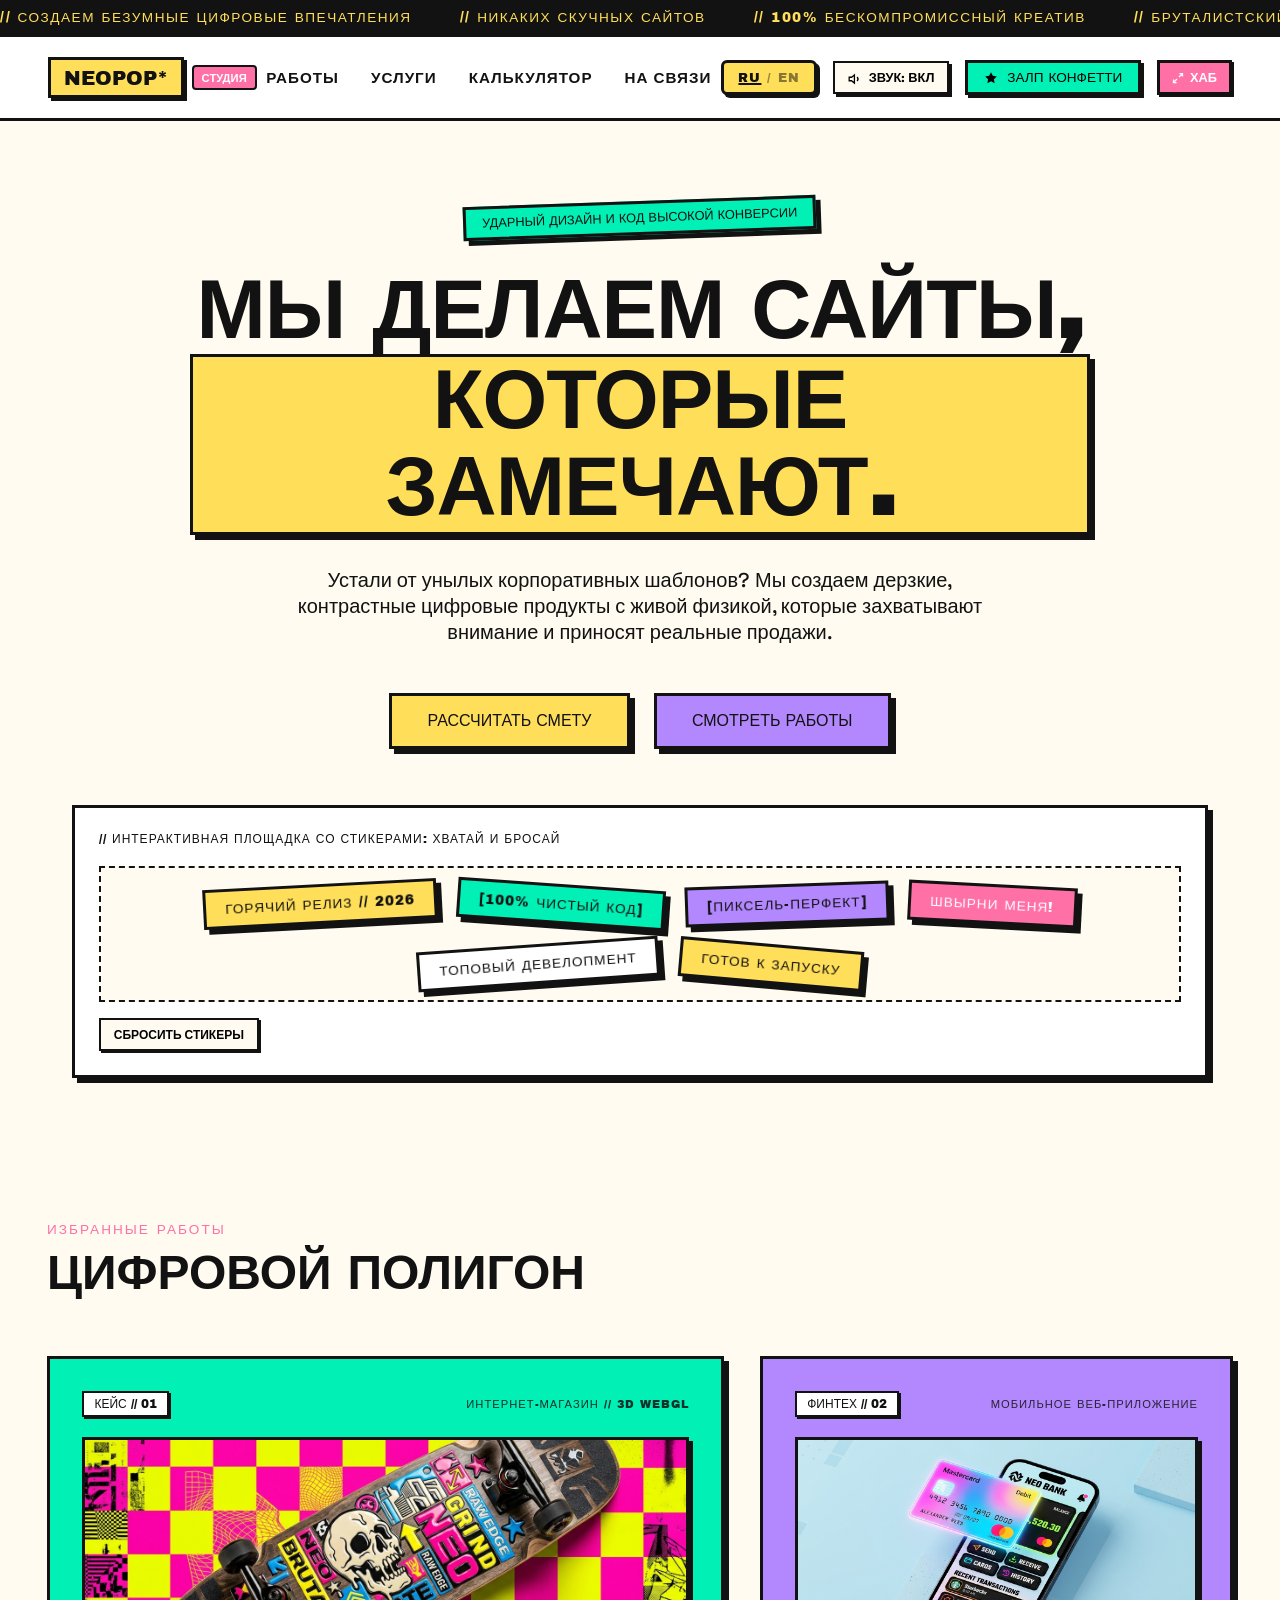
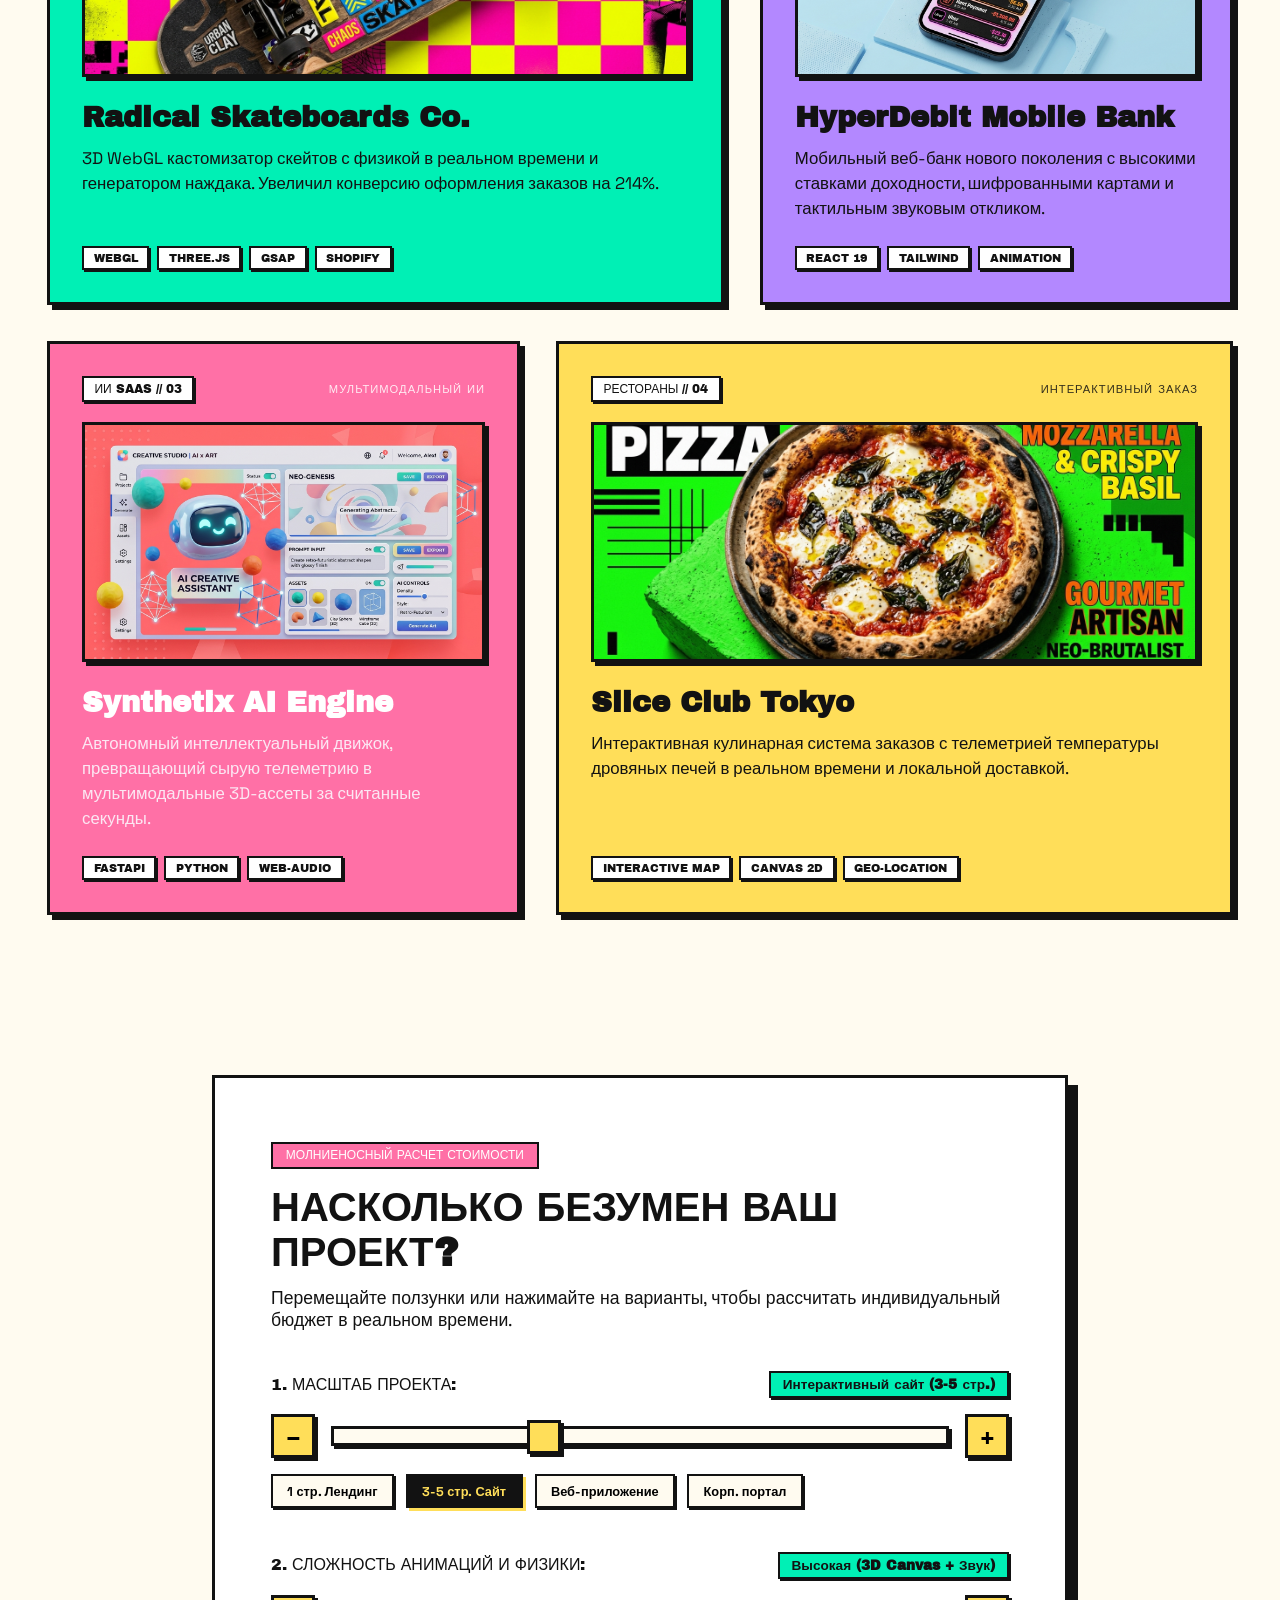
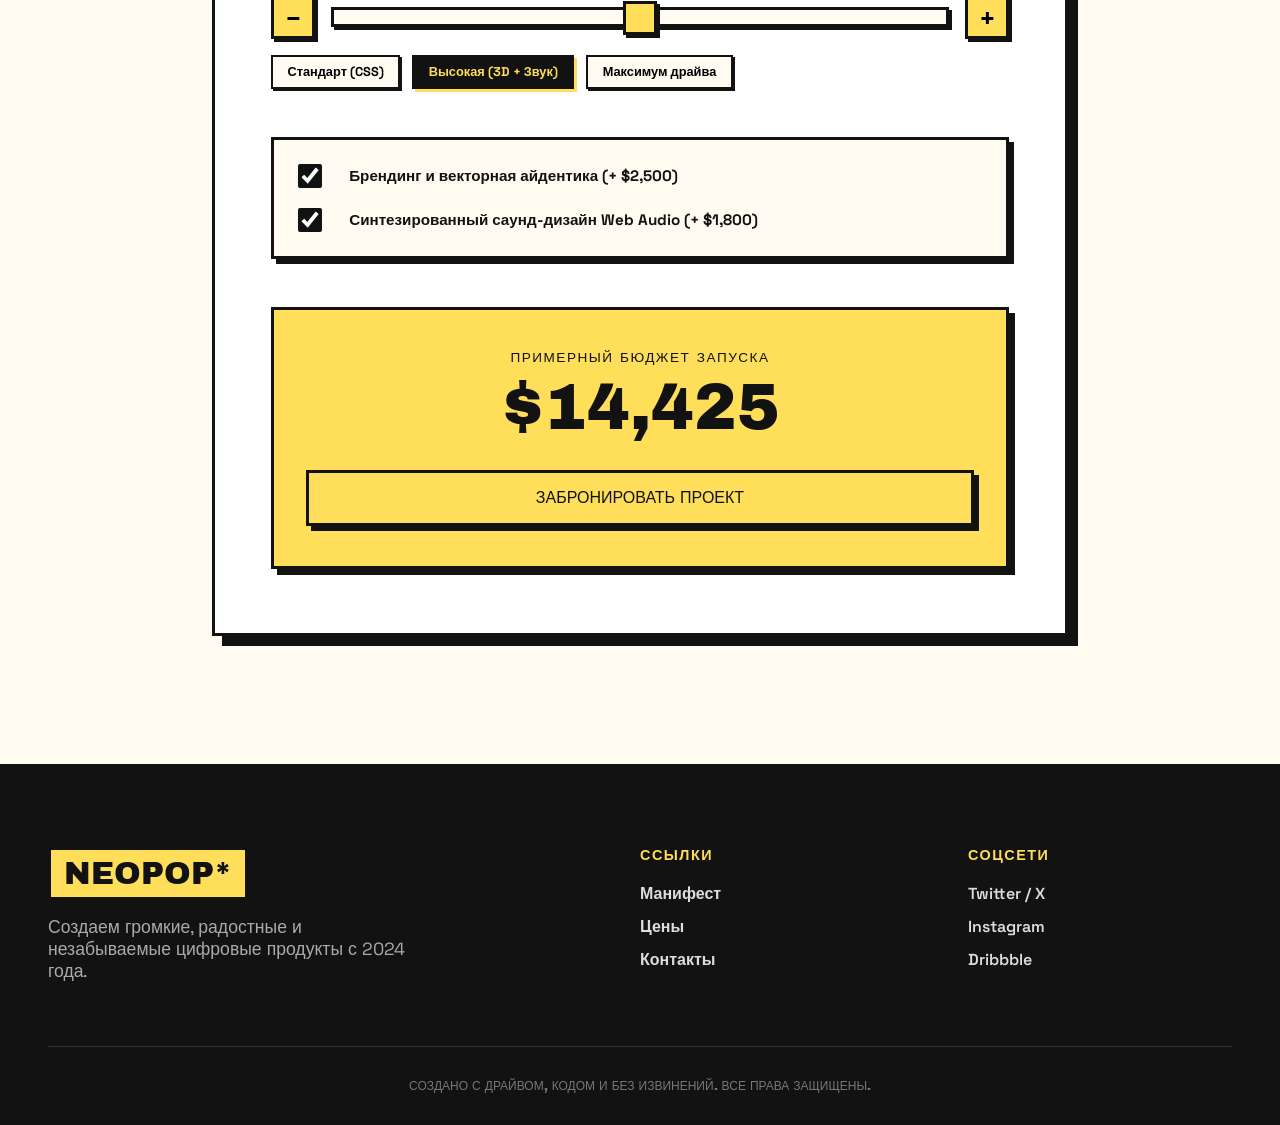
<file: 04-neopop-creative/index.html>
<!DOCTYPE html>
<html lang="ru">
<head>
  <meta charset="UTF-8">
  <meta name="viewport" content="width=device-width, initial-scale=1.0">
  <title id="docTitle">NEOPOP // Дерзкая и игривая дизайн-студия цифровых продуктов</title>
  <link rel="preconnect" href="https://fonts.googleapis.com">
  <link rel="preconnect" href="https://fonts.gstatic.com" crossorigin>
  <link href="https://fonts.googleapis.com/css2?family=Archivo+Black&family=Space+Grotesk:wght@500;700&display=swap" rel="stylesheet">
  <link rel="stylesheet" href="style.css">
</head>
<body>
  <!-- Confetti Canvas for Explosive Celebrations -->
  <canvas id="confettiCanvas"></canvas>

  <!-- Marquee Ticker Top Bar -->
  <div class="marquee-bar">
    <div class="marquee-track" id="marqueeTrack">
      <span>// СОЗДАЕМ БЕЗУМНЫЕ ЦИФРОВЫЕ ВПЕЧАТЛЕНИЯ</span>
      <span>// НИКАКИХ СКУЧНЫХ САЙТОВ</span>
      <span>// 100% БЕСКОМПРОМИССНЫЙ КРЕАТИВ</span>
      <span>// БРУТАЛИСТСКИЙ ДИЗАЙН, КОТОРЫЙ ПРОДАЕТ</span>
      <span>// ИНТЕРАКТИВНЫЕ СТИКЕРЫ С ФИЗИКОЙ</span>
      <span>// СОЗДАЕМ БЕЗУМНЫЕ ЦИФРОВЫЕ ВПЕЧАТЛЕНИЯ</span>
      <span>// НИКАКИХ СКУЧНЫХ САЙТОВ</span>
      <span>// 100% БЕСКОМПРОМИССНЫЙ КРЕАТИВ</span>
      <span>// БРУТАЛИСТСКИЙ ДИЗАЙН, КОТОРЫЙ ПРОДАЕТ</span>
      <span>// ИНТЕРАКТИВНЫЕ СТИКЕРЫ С ФИЗИКОЙ</span>
    </div>
  </div>

  <!-- Neo-Brutalist Navigation -->
  <nav class="pop-nav">
    <div class="nav-brand">
      <span class="brand-box">NEOPOP*</span>
      <span class="brand-badge" id="brandBadge">СТУДИЯ</span>
    </div>

    <div class="nav-links">
      <a href="#work" class="pop-link" id="navWork">РАБОТЫ</a>
      <a href="#services" class="pop-link" id="navServices">УСЛУГИ</a>
      <a href="#calculator" class="pop-link" id="navCalc">КАЛЬКУЛЯТОР</a>
      <a href="#contact" class="pop-link" id="navContact">НА СВЯЗИ</a>
    </div>

    <div class="nav-actions">
      <!-- Language Switcher -->
      <button class="pop-lang-btn" id="langToggle" title="RU / EN">
        <span class="lang-opt active" data-lang-opt="ru">RU</span>
        <span class="lang-sep">/</span>
        <span class="lang-opt" data-lang-opt="en">EN</span>
      </button>

      <button id="sfxToggle" class="sfx-btn" title="Toggle 8-Bit Pop Audio">
        <svg viewBox="0 0 24 24" width="14" height="14" fill="none" stroke="currentColor" stroke-width="2.2" style="vertical-align: middle; margin-right: 4px;">
          <polygon points="11 5 6 9 2 9 2 15 6 15 11 19 11 5"></polygon>
          <path d="M15.54 8.46a5 5 0 0 1 0 7.07"></path>
        </svg>
        <span class="sfx-text" id="sfxText">ЗВУК: ВКЛ</span>
      </button>
      <button class="pop-btn-nav" id="confettiTrigger">
        <svg viewBox="0 0 24 24" width="14" height="14" fill="currentColor" style="vertical-align: middle; margin-right: 4px;">
          <polygon points="12 2 15.09 8.26 22 9.27 17 14.14 18.18 21.02 12 17.77 5.82 21.02 7 14.14 2 9.27 8.91 8.26 12 2"></polygon>
        </svg>
        <span id="confettiLabel">ЗАЛП КОНФЕТТИ</span>
      </button>
      <a href="../index.html" class="portal-back-btn">
        <svg viewBox="0 0 24 24" width="12" height="12" fill="none" stroke="currentColor" stroke-width="2.5">
          <path d="M15 3h6v6M9 21H3v-6M21 3l-7 7M3 21l7-7"/>
        </svg>
        <span id="hubLabel">ХАБ</span>
      </a>
    </div>
  </nav>

  <!-- Hero Section -->
  <header class="pop-hero" id="services">
    <div class="hero-content">
      <div class="hero-sticker-note" id="heroStickerNote">УДАРНЫЙ ДИЗАЙН И КОД ВЫСОКОЙ КОНВЕРСИИ</div>
      <h1 class="hero-headline" id="heroHeadline">
        МЫ ДЕЛАЕМ САЙТЫ, <br>
        <span class="highlight-yellow">КОТОРЫЕ ЗАМЕЧАЮТ.</span>
      </h1>
      <p class="hero-pitch" id="heroPitch">
        Устали от унылых корпоративных шаблонов? Мы создаем дерзкие, контрастные цифровые продукты с живой физикой, которые захватывают внимание и приносят реальные продажи.
      </p>
      <div class="hero-btns">
        <a href="#calculator" class="chunky-btn yellow" id="btnCalc">РАССЧИТАТЬ СМЕТУ</a>
        <a href="#work" class="chunky-btn lilac" id="btnWork">СМОТРЕТЬ РАБОТЫ</a>
      </div>
    </div>

    <!-- Dedicated Interactive Sticker Sandbox Tray -->
    <div class="sticker-shelf-wrap">
      <div class="shelf-label" id="shelfLabel">// ИНТЕРАКТИВНАЯ ПЛОЩАДКА СО СТИКЕРАМИ: ХВАТАЙ И БРОСАЙ</div>
      <div class="sticker-sandbox" id="stickerArea">
        <div class="sticker sticker-1" data-drag="true" id="stk1">ГОРЯЧИЙ РЕЛИЗ // 2026</div>
        <div class="sticker sticker-2" data-drag="true" id="stk2">[100% ЧИСТЫЙ КОД]</div>
        <div class="sticker sticker-3" data-drag="true" id="stk3">[ПИКСЕЛЬ-ПЕРФЕКТ]</div>
        <div class="sticker sticker-4" data-drag="true" id="stk4">ШВЫРНИ МЕНЯ!</div>
        <div class="sticker sticker-5" data-drag="true" id="stk5">ТОПОВЫЙ ДЕВЕЛОПМЕНТ</div>
        <div class="sticker sticker-6" data-drag="true" id="stk6">ГОТОВ К ЗАПУСКУ</div>
      </div>
      <button class="reset-stickers-btn" id="resetStickersBtn">СБРОСИТЬ СТИКЕРЫ</button>
    </div>
  </header>

  <!-- Bento Grid Work Showcase with High-Res Product Photography -->
  <section class="section-bento" id="work">
    <div class="section-title-tag" id="bentoTag">ИЗБРАННЫЕ РАБОТЫ</div>
    <h2 class="bento-title" id="bentoTitle">ЦИФРОВОЙ ПОЛИГОН</h2>

    <div class="bento-grid">
      <!-- Bento Item 1 (Big - 7 cols) -->
      <div class="bento-card bento-lg bg-mint" data-bento="true">
        <div class="bento-card-top">
          <span class="bento-badge">КЕЙС // 01</span>
          <span class="bento-meta" id="b1Meta">ИНТЕРНЕТ-МАГАЗИН // 3D WEBGL</span>
        </div>
        <div class="bento-img-frame">
          <img src="assets/images/bento-skate.jpg" onerror="this.onerror=null;this.src='assets/images/bento-skate.svg'" alt="Radical Skateboards customizer" class="bento-photo" loading="lazy">
        </div>
        <div class="bento-card-inner">
          <h3>Radical Skateboards Co.</h3>
          <p id="b1Desc">3D WebGL кастомизатор скейтов с физикой в реальном времени и генератором наждака. Увеличил конверсию оформления заказов на 214%.</p>
          <div class="tech-tags">
            <span>WEBGL</span>
            <span>THREE.JS</span>
            <span>GSAP</span>
            <span>SHOPIFY</span>
          </div>
        </div>
      </div>

      <!-- Bento Item 2 (Medium - 5 cols) -->
      <div class="bento-card bento-md bg-lilac" data-bento="true">
        <div class="bento-card-top">
          <span class="bento-badge">ФИНТЕХ // 02</span>
          <span class="bento-meta" id="b2Meta">МОБИЛЬНОЕ ВЕБ-ПРИЛОЖЕНИЕ</span>
        </div>
        <div class="bento-img-frame">
          <img src="assets/images/bento-fintech.jpg" onerror="this.onerror=null;this.src='assets/images/bento-fintech.svg'" alt="HyperDebit App Fintech" class="bento-photo" loading="lazy">
        </div>
        <div class="bento-card-inner">
          <h3>HyperDebit Mobile Bank</h3>
          <p id="b2Desc">Мобильный веб-банк нового поколения с высокими ставками доходности, шифрованными картами и тактильным звуковым откликом.</p>
          <div class="tech-tags">
            <span>REACT 19</span>
            <span>TAILWIND</span>
            <span>ANIMATION</span>
          </div>
        </div>
      </div>

      <!-- Bento Item 3 (Medium - 5 cols) -->
      <div class="bento-card bento-md bg-coral" data-bento="true">
        <div class="bento-card-top">
          <span class="bento-badge">ИИ SAAS // 03</span>
          <span class="bento-meta" id="b3Meta">МУЛЬТИМОДАЛЬНЫЙ ИИ</span>
        </div>
        <div class="bento-img-frame">
          <img src="assets/images/bento-ai.jpg" onerror="this.onerror=null;this.src='assets/images/bento-ai.svg'" alt="Synthetix AI Engine" class="bento-photo" loading="lazy">
        </div>
        <div class="bento-card-inner">
          <h3>Synthetix AI Engine</h3>
          <p id="b3Desc">Автономный интеллектуальный движок, превращающий сырую телеметрию в мультимодальные 3D-ассеты за считанные секунды.</p>
          <div class="tech-tags">
            <span>FASTAPI</span>
            <span>PYTHON</span>
            <span>WEB-AUDIO</span>
          </div>
        </div>
      </div>

      <!-- Bento Item 4 (Big - 7 cols) -->
      <div class="bento-card bento-lg bg-yellow" data-bento="true">
        <div class="bento-card-top">
          <span class="bento-badge">РЕСТОРАНЫ // 04</span>
          <span class="bento-meta" id="b4Meta">ИНТЕРАКТИВНЫЙ ЗАКАЗ</span>
        </div>
        <div class="bento-img-frame">
          <img src="assets/images/bento-pizza.jpg" onerror="this.onerror=null;this.src='assets/images/bento-pizza.svg'" alt="Slice Club Tokyo Artisan Pizza" class="bento-photo" loading="lazy">
        </div>
        <div class="bento-card-inner">
          <h3>Slice Club Tokyo</h3>
          <p id="b4Desc">Интерактивная кулинарная система заказов с телеметрией температуры дровяных печей в реальном времени и локальной доставкой.</p>
          <div class="tech-tags">
            <span>INTERACTIVE MAP</span>
            <span>CANVAS 2D</span>
            <span>GEO-LOCATION</span>
          </div>
        </div>
      </div>
    </div>
  </section>

  <!-- Interactive Project Budget Estimator -->
  <section class="section-calc" id="calculator">
    <div class="calc-card">
      <div class="calc-header">
        <span class="calc-tag" id="calcTag">МОЛНИЕНОСНЫЙ РАСЧЕТ СТОИМОСТИ</span>
        <h2 id="calcHead">НАСКОЛЬКО БЕЗУМЕН ВАШ ПРОЕКТ?</h2>
        <p id="calcDesc">Перемещайте ползунки или нажимайте на варианты, чтобы рассчитать индивидуальный бюджет в реальном времени.</p>
      </div>

      <div class="calc-body">
        <!-- Slider 1: Scope -->
        <div class="calc-control-group">
          <div class="control-label-row">
            <span class="control-title" id="lblScope">1. МАСШТАБ ПРОЕКТА:</span>
            <strong class="control-value-badge" id="scopeLabel">Интерактивный сайт (3-5 стр.)</strong>
          </div>
          
          <div class="slider-row">
            <button type="button" class="stepper-btn" id="scopeDecBtn" aria-label="Decrease Scope">−</button>
            <div class="slider-track-wrap">
              <input type="range" id="scopeSlider" min="1" max="4" value="2" step="1" class="pop-slider">
            </div>
            <button type="button" class="stepper-btn" id="scopeIncBtn" aria-label="Increase Scope">+</button>
          </div>

          <!-- Clickable Tier Pills -->
          <div class="tier-pills" id="scopePills">
            <button type="button" class="tier-pill" data-val="1" id="scPill1">1 стр. Лендинг</button>
            <button type="button" class="tier-pill active" data-val="2" id="scPill2">3-5 стр. Сайт</button>
            <button type="button" class="tier-pill" data-val="3" id="scPill3">Веб-приложение</button>
            <button type="button" class="tier-pill" data-val="4" id="scPill4">Корп. портал</button>
          </div>
        </div>

        <!-- Slider 2: Insanity / Complexity -->
        <div class="calc-control-group">
          <div class="control-label-row">
            <span class="control-title" id="lblInsanity">2. СЛОЖНОСТЬ АНИМАЦИЙ И ФИЗИКИ:</span>
            <strong class="control-value-badge" id="insanityLabel">Высокая (3D Canvas + Звук)</strong>
          </div>

          <div class="slider-row">
            <button type="button" class="stepper-btn" id="insanityDecBtn" aria-label="Decrease Complexity">−</button>
            <div class="slider-track-wrap">
              <input type="range" id="insanitySlider" min="1" max="3" value="2" step="1" class="pop-slider">
            </div>
            <button type="button" class="stepper-btn" id="insanityIncBtn" aria-label="Increase Complexity">+</button>
          </div>

          <!-- Clickable Tier Pills -->
          <div class="tier-pills" id="insanityPills">
            <button type="button" class="tier-pill" data-val="1" id="insPill1">Стандарт (CSS)</button>
            <button type="button" class="tier-pill active" data-val="2" id="insPill2">Высокая (3D + Звук)</button>
            <button type="button" class="tier-pill" data-val="3" id="insPill3">Максимум драйва</button>
          </div>
        </div>

        <!-- Checkboxes -->
        <div class="calc-checkbox-group">
          <label class="custom-check">
            <input type="checkbox" id="checkBrand" checked>
            <span class="checkmark"></span>
            <span id="lblBrand">Брендинг и векторная айдентика (+ $2,500)</span>
          </label>
          <label class="custom-check">
            <input type="checkbox" id="checkSound" checked>
            <span class="checkmark"></span>
            <span id="lblSound">Синтезированный саунд-дизайн Web Audio (+ $1,800)</span>
          </label>
        </div>

        <!-- Total Box -->
        <div class="calc-total-box">
          <div class="total-label" id="lblTotal">ПРИМЕРНЫЙ БЮДЖЕТ ЗАПУСКА</div>
          <div class="total-amount" id="totalBudget">$14,300</div>
          <button class="chunky-btn yellow lg" id="bookCallBtn">ЗАБРОНИРОВАТЬ ПРОЕКТ</button>
        </div>
      </div>
    </div>
  </section>

  <!-- Neo-Brutalist Footer -->
  <footer class="pop-footer" id="contact">
    <div class="footer-grid">
      <div class="footer-brand-box">
        <div class="brand-box big">NEOPOP*</div>
        <p id="ftPitch">Создаем громкие, радостные и незабываемые цифровые продукты с 2024 года.</p>
      </div>

      <div class="footer-links">
        <h4 id="ftHLinks">ССЫЛКИ</h4>
        <a href="#work" id="ftL1">Манифест</a>
        <a href="#calculator" id="ftL2">Цены</a>
        <a href="#contact" id="ftL3">Контакты</a>
      </div>

      <div class="footer-links">
        <h4 id="ftHSocials">СОЦСЕТИ</h4>
        <a href="#!">Twitter / X</a>
        <a href="#!">Instagram</a>
        <a href="#!">Dribbble</a>
      </div>
    </div>
    <div class="footer-bottom">
      <span id="ftCopy">СОЗДАНО С ДРАЙВОМ, КОДОМ И БЕЗ ИЗВИНЕНИЙ. ВСЕ ПРАВА ЗАЩИЩЕНЫ.</span>
    </div>
  </footer>

  <script src="main.js"></script>
</body>
</html>
</file>
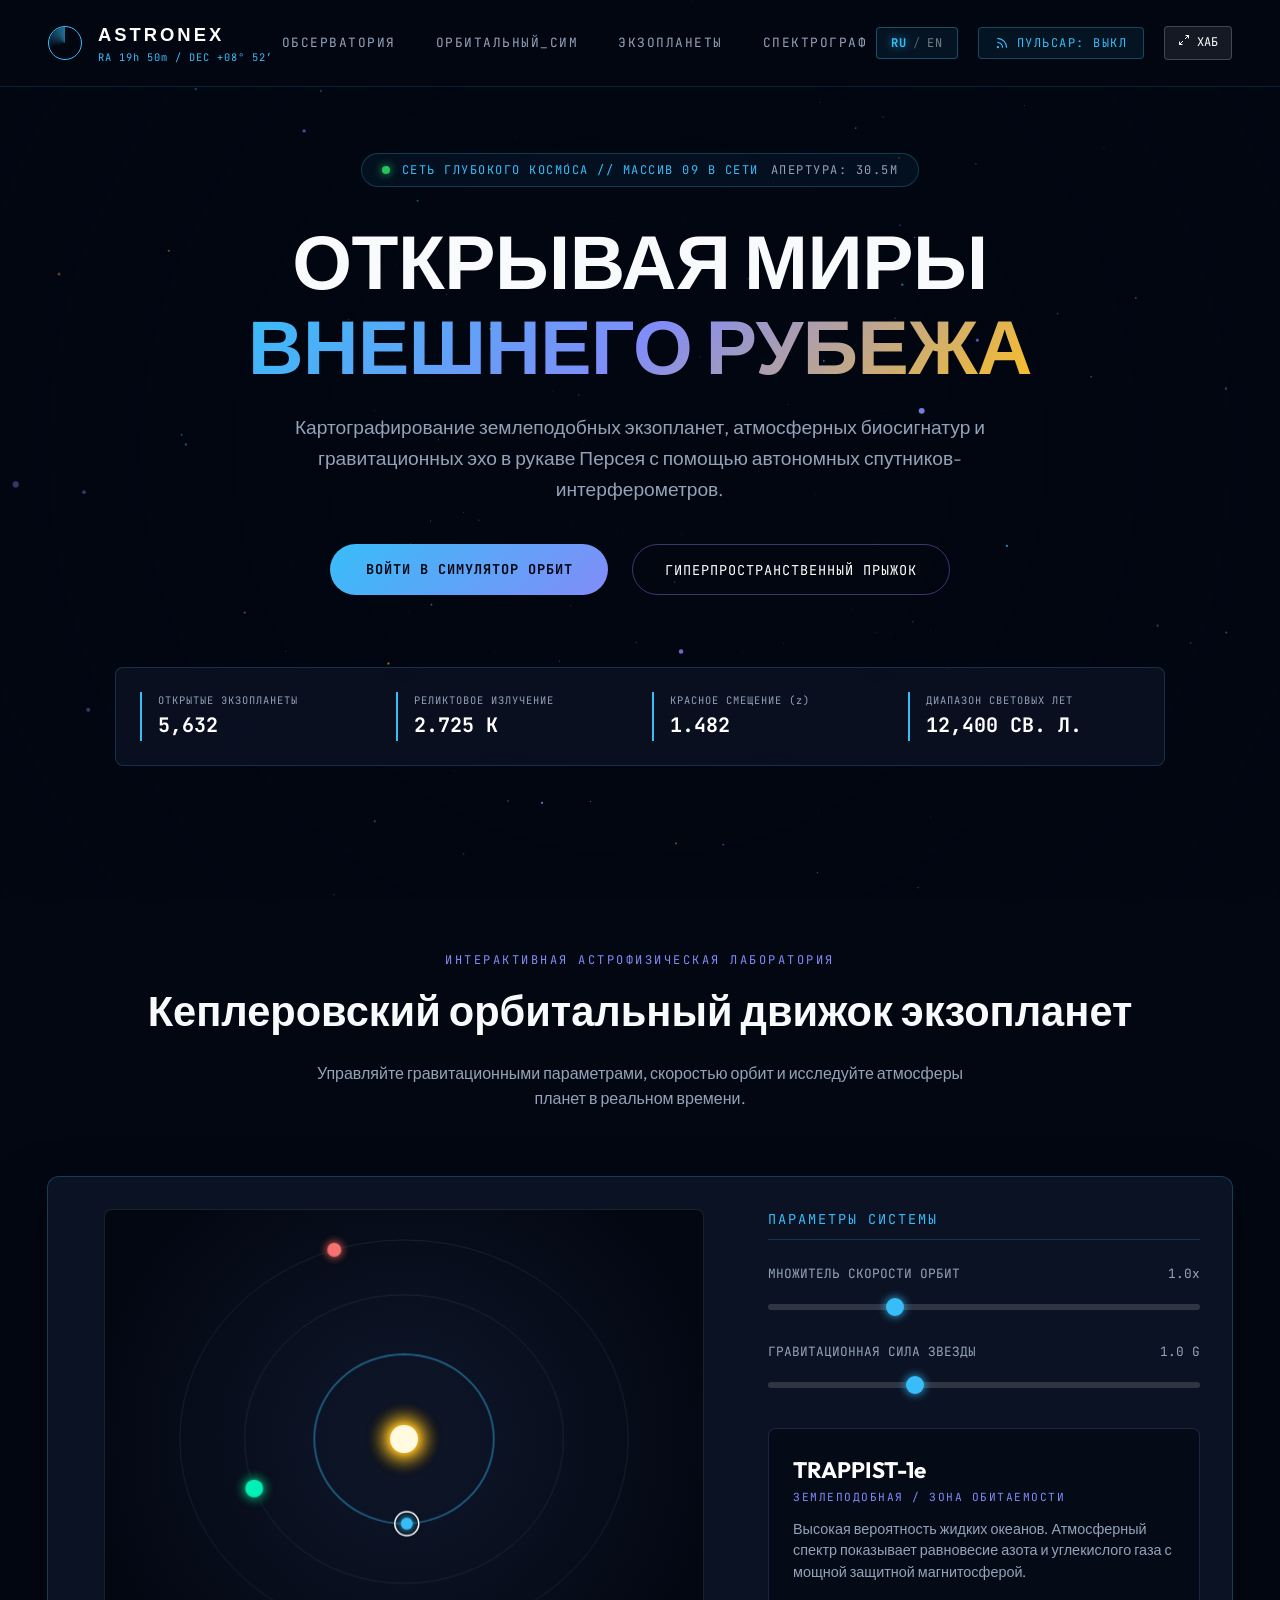
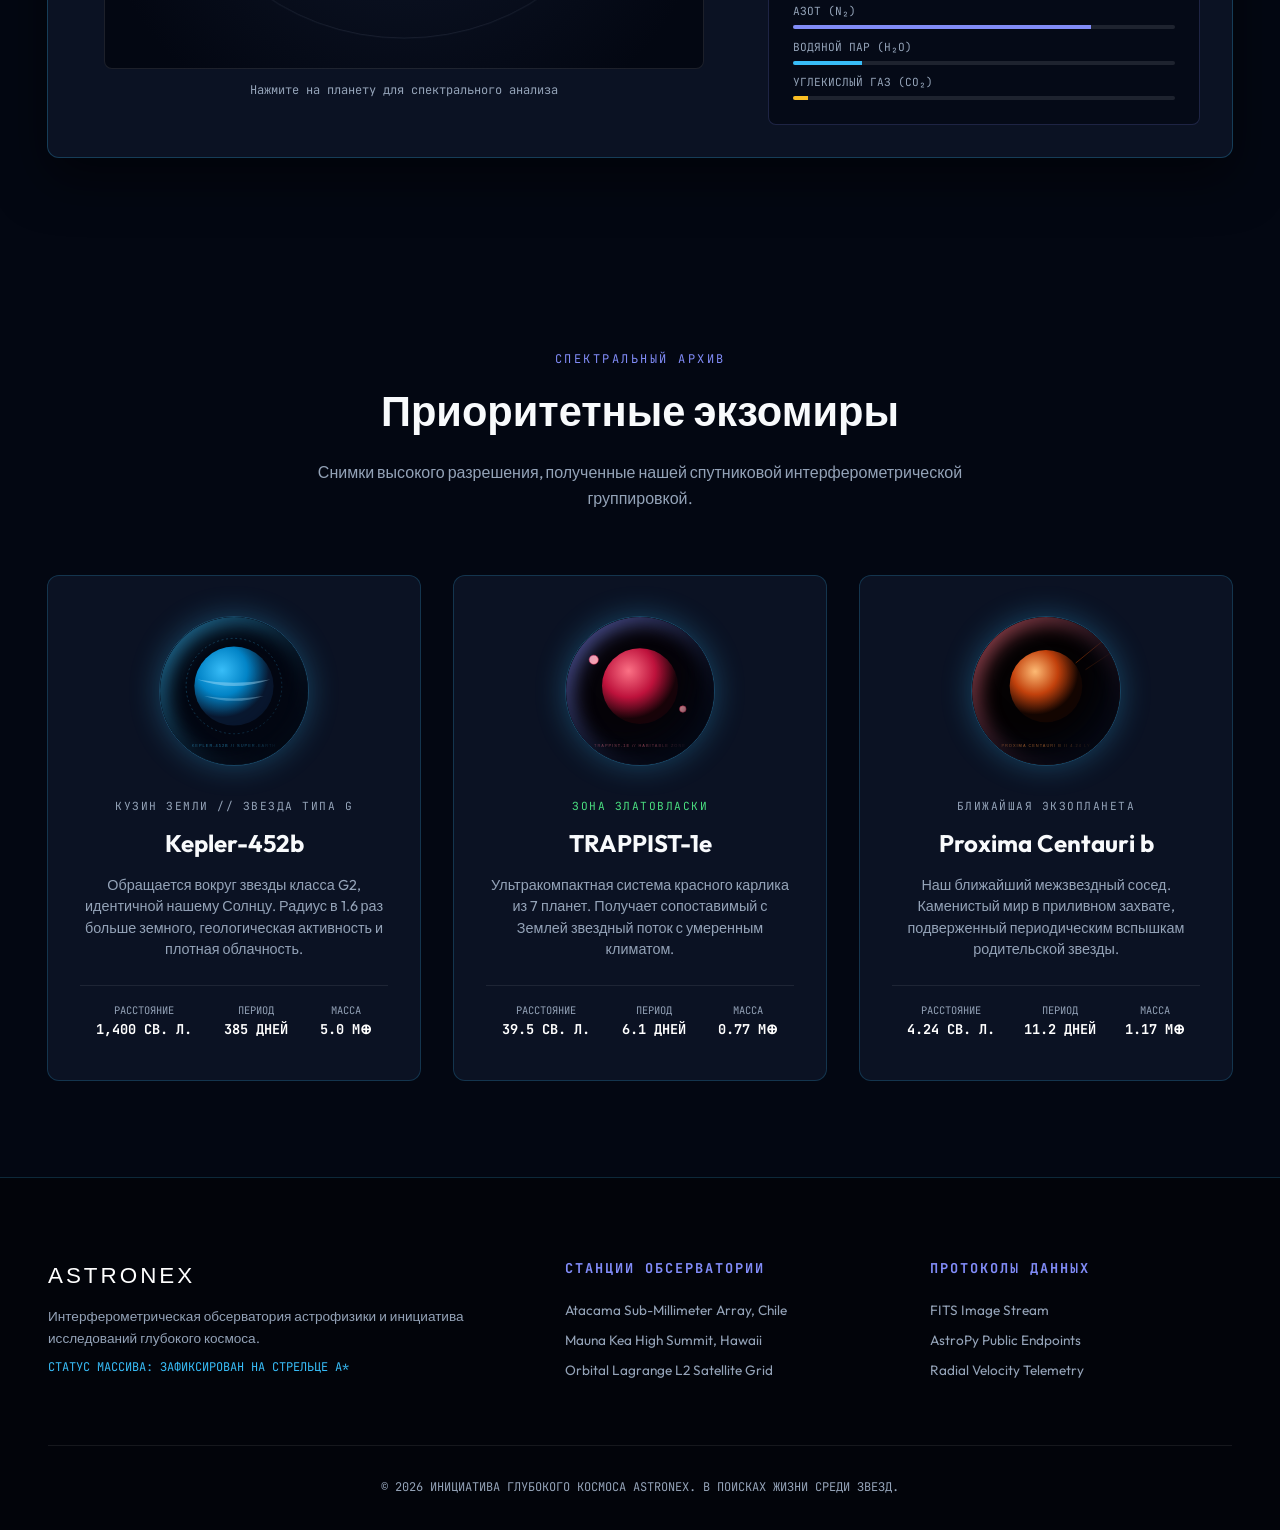
<file: 05-astronex-space/index.html>
<!DOCTYPE html>
<html lang="ru">
<head>
  <meta charset="UTF-8">
  <meta name="viewport" content="width=device-width, initial-scale=1.0">
  <title id="docTitle">ASTRONEX // Обсерватория глубокого космоса и телеметрия экзопланет</title>
  <link rel="preconnect" href="https://fonts.gstatic.com" crossorigin>
  <link href="https://fonts.googleapis.com/css2?family=JetBrains+Mono:wght@300;400;700&family=Outfit:wght@300;400;600;800&family=Syncopate:wght@700&display=swap" rel="stylesheet">
  <link rel="stylesheet" href="style.css">
</head>
<body>
  <!-- Interactive 3D Starfield / Galaxy Canvas -->
  <canvas id="spaceCanvas"></canvas>

  <!-- HUD Telemetry Vignette -->
  <div class="space-vignette"></div>

  <!-- Navigation -->
  <nav class="space-nav">
    <div class="nav-brand">
      <div class="brand-radar">
        <span class="radar-sweep"></span>
      </div>
      <div class="brand-text">
        <span class="brand-name">ASTRONEX</span>
        <span class="brand-coord">RA 19h 50m / DEC +08° 52′</span>
      </div>
    </div>

    <div class="nav-links">
      <a href="#observatory" class="space-link" id="navObs">ОБСЕРВАТОРИЯ</a>
      <a href="#simulator" class="space-link" id="navSim">ОРБИТАЛЬНЫЙ_СИМ</a>
      <a href="#exoplanets" class="space-link" id="navExo">ЭКЗОПЛАНЕТЫ</a>
      <a href="#telemetry" class="space-link" id="navSpectro">СПЕКТРОГРАФ</a>
    </div>

    <div class="nav-actions">
      <!-- Language Switcher -->
      <button class="space-lang-btn" id="langToggle" title="RU / EN">
        <span class="lang-opt active" data-lang-opt="ru">RU</span>
        <span class="lang-sep">/</span>
        <span class="lang-opt" data-lang-opt="en">EN</span>
      </button>

      <button class="space-btn" id="pulsarAudioBtn" title="Deep Space Resonance Drone">
        <svg viewBox="0 0 24 24" width="14" height="14" fill="none" stroke="currentColor" stroke-width="2" style="vertical-align: middle;">
          <path d="M4 11a9 9 0 0 1 9 9"></path>
          <path d="M4 4a16 16 0 0 1 16 16"></path>
          <circle cx="5" cy="19" r="1"></circle>
        </svg>
        <span class="btn-label" id="pulsarLabel">ПУЛЬСАР: ВЫКЛ</span>
      </button>
      <a href="../index.html" class="portal-back-btn">
        <svg viewBox="0 0 24 24" width="12" height="12" fill="none" stroke="currentColor" stroke-width="2">
          <path d="M15 3h6v6M9 21H3v-6M21 3l-7 7M3 21l7-7"/>
        </svg>
        <span id="hubLabel">ХАБ</span>
      </a>
    </div>
  </nav>

  <!-- Hero Section -->
  <header class="space-hero" id="observatory">
    <div class="hud-status-badge">
      <span class="status-indicator"></span>
      <span id="hudArrayStatus">СЕТЬ ГЛУБОКОГО КОСМОСА // МАССИВ 09 В СЕТИ</span>
      <span class="status-coord" id="hudAperture">АПЕРТУРА: 30.5M</span>
    </div>

    <h1 class="hero-title" id="heroTitle">
      ОТКРЫВАЯ МИРЫ <br>
      <span class="cosmic-gradient">ВНЕШНЕГО РУБЕЖА</span>
    </h1>

    <p class="hero-desc" id="heroDesc">
      Картографирование землеподобных экзопланет, атмосферных биосигнатур и гравитационных эхо в рукаве Персея с помощью автономных спутников-интерферометров.
    </p>

    <div class="hero-controls">
      <a href="#simulator" class="glow-btn" id="btnEnterSim">ВОЙТИ В СИМУЛЯТОР ОРБИТ</a>
      <button class="ghost-btn" id="galaxyWarpBtn">ГИПЕРПРОСТРАНСТВЕННЫЙ ПРЫЖОК</button>
    </div>

    <!-- Live Telemetry Bar -->
    <div class="telemetry-hud-strip">
      <div class="hud-stat">
        <span class="stat-tag" id="statPlanetTag">ОТКРЫТЫЕ ЭКЗОПЛАНЕТЫ</span>
        <span class="stat-num" id="planetCount">5,632</span>
      </div>
      <div class="hud-stat">
        <span class="stat-tag" id="statNoiseTag">РЕЛИКТОВОЕ ИЗЛУЧЕНИЕ</span>
        <span class="stat-num">2.725 K</span>
      </div>
      <div class="hud-stat">
        <span class="stat-tag" id="statRedshiftTag">КРАСНОЕ СМЕЩЕНИЕ (z)</span>
        <span class="stat-num" id="redshiftVal">1.482</span>
      </div>
      <div class="hud-stat">
        <span class="stat-tag" id="statRangeTag">ДИАПАЗОН СВЕТОВЫХ ЛЕТ</span>
        <span class="stat-num" id="statRangeVal">12,400 СВ. Л.</span>
      </div>
    </div>
  </header>

  <!-- Interactive Kepler Orbital System Simulator -->
  <section class="section-container" id="simulator">
    <div class="section-header">
      <div class="sec-badge" id="simBadge">ИНТЕРАКТИВНАЯ АСТРОФИЗИЧЕСКАЯ ЛАБОРАТОРИЯ</div>
      <h2 id="simHeading">Кеплеровский орбитальный движок экзопланет</h2>
      <p id="simDesc">Управляйте гравитационными параметрами, скоростью орбит и исследуйте атмосферы планет в реальном времени.</p>
    </div>

    <div class="simulator-wrapper">
      <!-- 2D Canvas Orbital Model -->
      <div class="sim-canvas-box">
        <canvas id="orbitSimCanvas" width="600" height="460"></canvas>
        <div class="sim-hint" id="simHint">Нажмите на планету для спектрального анализа</div>
      </div>

      <!-- Controls Panel -->
      <div class="sim-controls-panel">
        <div class="sim-panel-title" id="simPanelTitle">ПАРАМЕТРЫ СИСТЕМЫ</div>

        <div class="control-row">
          <label>
            <span id="lblSpeed">МНОЖИТЕЛЬ СКОРОСТИ ОРБИТ</span>
            <span id="speedVal">1.0x</span>
          </label>
          <input type="range" id="speedSlider" min="0.2" max="3" step="0.1" value="1.0" class="space-slider">
        </div>

        <div class="control-row">
          <label>
            <span id="lblGrav">ГРАВИТАЦИОННАЯ СИЛА ЗВЕЗДЫ</span>
            <span id="gravVal">1.0 G</span>
          </label>
          <input type="range" id="gravSlider" min="0.5" max="2" step="0.1" value="1.0" class="space-slider">
        </div>

        <div class="planet-focus-info" id="planetInfoBox">
          <div class="focus-title" id="focusPlanetName">TRAPPIST-1e</div>
          <div class="focus-type" id="focusPlanetType">ЗЕМЛЕПОДОБНАЯ / ЗОНА ОБИТАЕМОСТИ</div>
          <p class="focus-desc" id="focusPlanetDesc">
            Высокая вероятность жидких океанов. Атмосферный спектр показывает равновесие азота и углекислого газа с мощной защитной магнитосферой.
          </p>
          <div class="composition-bars">
            <div class="comp-item">
              <span id="compGas1">АЗОТ (N₂)</span>
              <div class="mini-bar"><div class="mini-fill" style="width: 78%"></div></div>
            </div>
            <div class="comp-item">
              <span id="compGas2">ВОДЯНОЙ ПАР (H₂O)</span>
              <div class="mini-bar"><div class="mini-fill cyan" style="width: 18%"></div></div>
            </div>
            <div class="comp-item">
              <span id="compGas3">УГЛЕКИСЛЫЙ ГАЗ (CO₂)</span>
              <div class="mini-bar"><div class="mini-fill amber" style="width: 4%"></div></div>
            </div>
          </div>
        </div>
      </div>
    </div>
  </section>

  <!-- Exoplanet Catalog Grid with Space Telescope Photography -->
  <section class="section-container" id="exoplanets">
    <div class="section-header">
      <div class="sec-badge" id="catBadge">СПЕКТРАЛЬНЫЙ АРХИВ</div>
      <h2 id="catHeading">Приоритетные экзомиры</h2>
      <p id="catDesc">Снимки высокого разрешения, полученные нашей спутниковой интерферометрической группировкой.</p>
    </div>

    <div class="exoplanet-grid">
      <!-- Planet 1 -->
      <div class="planet-card" data-planet="kepler">
        <div class="planet-photo-wrapper">
          <img src="assets/images/planet-kepler.svg" alt="Kepler-452b Atmospheric Telemetry" class="planet-img" loading="lazy">
          <div class="planet-img-halo"></div>
        </div>
        <div class="planet-badge" id="p1Badge">КУЗИН ЗЕМЛИ // ЗВЕЗДА ТИПА G</div>
        <h3>Kepler-452b</h3>
        <p id="p1Desc">Обращается вокруг звезды класса G2, идентичной нашему Солнцу. Радиус в 1.6 раз больше земного, геологическая активность и плотная облачность.</p>
        <div class="planet-stats">
          <div class="p-stat"><span id="p1Stat1Lbl">РАССТОЯНИЕ</span><strong id="p1Stat1Val">1,400 СВ. Л.</strong></div>
          <div class="p-stat"><span id="p1Stat2Lbl">ПЕРИОД</span><strong id="p1Stat2Val">385 ДНЕЙ</strong></div>
          <div class="p-stat"><span id="p1Stat3Lbl">МАССА</span><strong>5.0 M⊕</strong></div>
        </div>
      </div>

      <!-- Planet 2 -->
      <div class="planet-card" data-planet="trappist">
        <div class="planet-photo-wrapper">
          <img src="assets/images/planet-trappist.svg" alt="TRAPPIST-1e Deep Space Nebula" class="planet-img" loading="lazy">
          <div class="planet-img-halo blue"></div>
        </div>
        <div class="planet-badge habitable" id="p2Badge">ЗОНА ЗЛАТОВЛАСКИ</div>
        <h3>TRAPPIST-1e</h3>
        <p id="p2Desc">Ультракомпактная система красного карлика из 7 планет. Получает сопоставимый с Землей звездный поток с умеренным климатом.</p>
        <div class="planet-stats">
          <div class="p-stat"><span id="p2Stat1Lbl">РАССТОЯНИЕ</span><strong id="p2Stat1Val">39.5 СВ. Л.</strong></div>
          <div class="p-stat"><span id="p2Stat2Lbl">ПЕРИОД</span><strong id="p2Stat2Val">6.1 ДНЕЙ</strong></div>
          <div class="p-stat"><span id="p2Stat3Lbl">МАССА</span><strong>0.77 M⊕</strong></div>
        </div>
      </div>

      <!-- Planet 3 -->
      <div class="planet-card" data-planet="proxima">
        <div class="planet-photo-wrapper">
          <img src="assets/images/planet-proxima.svg" alt="Proxima Centauri b Rocky Exoplanet" class="planet-img" loading="lazy">
          <div class="planet-img-halo red"></div>
        </div>
        <div class="planet-badge" id="p3Badge">БЛИЖАЙШАЯ ЭКЗОПЛАНЕТА</div>
        <h3>Proxima Centauri b</h3>
        <p id="p3Desc">Наш ближайший межзвездный сосед. Каменистый мир в приливном захвате, подверженный периодическим вспышкам родительской звезды.</p>
        <div class="planet-stats">
          <div class="p-stat"><span id="p3Stat1Lbl">РАССТОЯНИЕ</span><strong id="p3Stat1Val">4.24 СВ. Л.</strong></div>
          <div class="p-stat"><span id="p3Stat2Lbl">ПЕРИОД</span><strong id="p3Stat2Val">11.2 ДНЕЙ</strong></div>
          <div class="p-stat"><span id="p3Stat3Lbl">МАССА</span><strong>1.17 M⊕</strong></div>
        </div>
      </div>
    </div>
  </section>

  <!-- Footer -->
  <footer class="space-footer" id="telemetry">
    <div class="footer-wrap">
      <div class="footer-col brand-col">
        <span class="footer-logo">ASTRONEX</span>
        <p id="ftBrandDesc">Интерферометрическая обсерватория астрофизики и инициатива исследований глубокого космоса.</p>
        <div class="telemetry-ping" id="ftArrayStatus">СТАТУС МАССИВА: ЗАФИКСИРОВАН НА СТРЕЛЬЦЕ A*</div>
      </div>

      <div class="footer-col">
        <h4 id="ftHStations">СТАНЦИИ ОБСЕРВАТОРИИ</h4>
        <p>Atacama Sub-Millimeter Array, Chile</p>
        <p>Mauna Kea High Summit, Hawaii</p>
        <p>Orbital Lagrange L2 Satellite Grid</p>
      </div>

      <div class="footer-col">
        <h4 id="ftHProtocols">ПРОТОКОЛЫ ДАННЫХ</h4>
        <a href="#!">FITS Image Stream</a>
        <a href="#!">AstroPy Public Endpoints</a>
        <a href="#!">Radial Velocity Telemetry</a>
      </div>
    </div>
    <div class="footer-sub">
      <p id="ftCopy">© 2026 ИНИЦИАТИВА ГЛУБОКОГО КОСМОСА ASTRONEX. В ПОИСКАХ ЖИЗНИ СРЕДИ ЗВЕЗД.</p>
    </div>
  </footer>

  <script src="main.js"></script>
</body>
</html>
</file>
<file: 01-neon-nexus/style.css>
:root {
  --bg-dark: #07080c;
  --bg-card: rgba(14, 17, 26, 0.75);
  --border-cyan: #00f3ff;
  --border-magenta: #ff0055;
  --accent-yellow: #ffe600;
  --text-main: #d1d7e0;
  --text-muted: #626d7f;
  --font-display: 'Orbitron', sans-serif;
  --font-body: 'Rajdhani', sans-serif;
  --font-mono: 'JetBrains Mono', monospace;
  --glow-cyan: 0 0 20px rgba(0, 243, 255, 0.45);
  --glow-magenta: 0 0 20px rgba(255, 0, 85, 0.45);
}

* {
  margin: 0;
  padding: 0;
  box-sizing: border-box;
}

html {
  scroll-behavior: smooth;
}

body {
  background-color: var(--bg-dark);
  color: var(--text-main);
  font-family: var(--font-body);
  font-size: 16px;
  line-height: 1.6;
  overflow-x: hidden;
  position: relative;
  min-height: 100vh;
}

/* CRT and Vignette Overlays */
.crt-overlay {
  position: fixed;
  top: 0;
  left: 0;
  width: 100vw;
  height: 100vh;
  pointer-events: none;
  background: linear-gradient(rgba(18, 16, 16, 0) 50%, rgba(0, 0, 0, 0.35) 50%);
  background-size: 100% 4px;
  z-index: 999;
  opacity: 0.65;
}

.vignette {
  position: fixed;
  top: 0;
  left: 0;
  width: 100vw;
  height: 100vh;
  pointer-events: none;
  background: radial-gradient(circle at center, transparent 60%, rgba(0, 0, 0, 0.85) 100%);
  z-index: 998;
}

/* 3D Warp Canvas */
#cyberCanvas {
  position: fixed;
  top: 0;
  left: 0;
  width: 100%;
  height: 100%;
  z-index: 0;
  pointer-events: none;
}

/* Matrix Overlay Canvas */
#matrixCanvas {
  position: fixed;
  top: 0;
  left: 0;
  width: 100vw;
  height: 100vh;
  z-index: 1000;
  background: rgba(4, 7, 10, 0.92);
  cursor: crosshair;
}

#matrixCanvas.hidden {
  display: none;
}

/* Navigation */
.cyber-nav {
  position: fixed;
  top: 0;
  left: 0;
  width: 100%;
  display: flex;
  align-items: center;
  justify-content: space-between;
  padding: 1.25rem 2.5rem;
  background: rgba(7, 8, 12, 0.85);
  backdrop-filter: blur(12px);
  border-bottom: 1px solid rgba(0, 243, 255, 0.2);
  z-index: 100;
}

.nav-brand {
  display: flex;
  flex-direction: column;
}

.brand-glitch {
  font-family: var(--font-display);
  font-size: 1.5rem;
  font-weight: 900;
  letter-spacing: 3px;
  color: #fff;
  text-shadow: 0 0 10px var(--border-cyan);
  position: relative;
}

.brand-glitch.sm {
  font-size: 1.2rem;
}

.sys-version {
  font-family: var(--font-mono);
  font-size: 0.7rem;
  color: var(--border-cyan);
  letter-spacing: 1px;
}

.nav-links {
  display: flex;
  gap: 2rem;
}

.cyber-link {
  color: var(--text-muted);
  text-decoration: none;
  font-family: var(--font-mono);
  font-size: 0.85rem;
  font-weight: 600;
  letter-spacing: 1.5px;
  transition: color 0.2s, text-shadow 0.2s;
  padding: 0.5rem 0.75rem;
  position: relative;
}

.cyber-link:hover {
  color: var(--border-cyan);
  text-shadow: 0 0 8px var(--border-cyan);
}

.nav-actions {
  display: flex;
  align-items: center;
  gap: 1rem;
}

.btn-svg {
  vertical-align: middle;
  margin-right: 0.35rem;
  transition: transform 0.2s ease;
}

.cyber-btn:hover .btn-svg {
  transform: scale(1.15);
}

.portal-back-btn {
  display: inline-flex;
  align-items: center;
  gap: 0.35rem;
  background: rgba(255, 255, 255, 0.08);
  border: 1px solid rgba(255, 255, 255, 0.2);
  color: #fff;
  text-decoration: none;
  padding: 0.4rem 0.8rem;
  font-family: var(--font-mono);
  font-size: 0.8rem;
  border-radius: 2px;
  transition: all 0.2s;
}

.portal-back-btn:hover {
  background: var(--border-magenta);
  border-color: var(--border-magenta);
  box-shadow: var(--glow-magenta);
}

/* Cyber Buttons */
.cyber-btn {
  background: transparent;
  color: #fff;
  border: 1px solid var(--border-cyan);
  padding: 0.5rem 1.2rem;
  font-family: var(--font-mono);
  font-size: 0.85rem;
  letter-spacing: 1.5px;
  cursor: pointer;
  position: relative;
  transition: all 0.25s ease;
  clip-path: polygon(8px 0, 100% 0, 100% calc(100% - 8px), calc(100% - 8px) 100%, 0 100%, 0 8px);
}

.cyber-btn:hover {
  background: rgba(0, 243, 255, 0.15);
  box-shadow: var(--glow-cyan);
  transform: translateY(-2px);
}

.cyber-btn.accent {
  border-color: var(--border-magenta);
}

.cyber-btn.accent:hover {
  background: rgba(255, 0, 85, 0.15);
  box-shadow: var(--glow-magenta);
}

.cyber-btn.primary {
  background: var(--border-cyan);
  color: #07080c;
  font-weight: 700;
}

.cyber-btn.primary:hover {
  background: #fff;
  box-shadow: 0 0 25px rgba(0, 243, 255, 0.8);
}

.cyber-btn.lg {
  padding: 0.85rem 2rem;
  font-size: 1rem;
}

/* Hero Section */
.hero-section {
  position: relative;
  z-index: 10;
  min-height: 90vh;
  display: flex;
  flex-direction: column;
  justify-content: center;
  align-items: center;
  text-align: center;
  padding: 8rem 2rem 4rem;
}

.hero-badge {
  display: inline-flex;
  align-items: center;
  gap: 0.75rem;
  background: rgba(0, 243, 255, 0.08);
  border: 1px solid rgba(0, 243, 255, 0.3);
  padding: 0.4rem 1.25rem;
  font-family: var(--font-mono);
  font-size: 0.75rem;
  letter-spacing: 2px;
  color: var(--border-cyan);
  margin-bottom: 2rem;
}

.pulse-dot {
  width: 8px;
  height: 8px;
  background: var(--border-cyan);
  border-radius: 50%;
  box-shadow: 0 0 10px var(--border-cyan);
  animation: pulse 1.5s infinite;
}

@keyframes pulse {
  0% { transform: scale(0.9); opacity: 0.6; }
  50% { transform: scale(1.3); opacity: 1; }
  100% { transform: scale(0.9); opacity: 0.6; }
}

.badge-tag {
  background: var(--border-magenta);
  color: #fff;
  padding: 0.1rem 0.4rem;
  font-size: 0.65rem;
  border-radius: 2px;
}

.hero-title {
  font-family: var(--font-display);
  font-size: clamp(2.5rem, 6vw, 5.5rem);
  font-weight: 900;
  line-height: 1.1;
  letter-spacing: 4px;
  color: #ffffff;
  margin-bottom: 1.5rem;
  text-transform: uppercase;
}

.gradient-text {
  background: linear-gradient(135deg, var(--border-cyan), var(--border-magenta));
  -webkit-background-clip: text;
  -webkit-text-fill-color: transparent;
  display: inline-block;
}

.hero-subtitle {
  max-width: 720px;
  font-size: 1.2rem;
  color: var(--text-muted);
  margin-bottom: 2.5rem;
  font-weight: 500;
}

.hero-cta-group {
  display: flex;
  gap: 1.5rem;
  margin-bottom: 4rem;
  flex-wrap: wrap;
  justify-content: center;
}

.hero-telemetry-bar {
  display: grid;
  grid-template-columns: repeat(auto-fit, minmax(180px, 1fr));
  gap: 1.5rem;
  width: 100%;
  max-width: 1000px;
  background: rgba(14, 17, 26, 0.6);
  border: 1px solid rgba(0, 243, 255, 0.2);
  padding: 1.5rem;
  backdrop-filter: blur(8px);
}

.telem-cell {
  display: flex;
  flex-direction: column;
  gap: 0.35rem;
  border-left: 2px solid var(--border-cyan);
  padding-left: 1rem;
  text-align: left;
}

.telem-label {
  font-family: var(--font-mono);
  font-size: 0.7rem;
  color: var(--text-muted);
  letter-spacing: 1px;
}

.telem-val {
  font-family: var(--font-mono);
  font-size: 1.25rem;
  font-weight: 700;
  color: #fff;
}

/* Sections */
.section-container {
  position: relative;
  z-index: 10;
  max-width: 1200px;
  margin: 0 auto;
  padding: 6rem 2rem;
}

.section-header {
  margin-bottom: 3.5rem;
}

.section-code {
  font-family: var(--font-mono);
  font-size: 0.8rem;
  color: var(--border-magenta);
  letter-spacing: 2px;
  margin-bottom: 0.5rem;
}

.section-title {
  font-family: var(--font-display);
  font-size: 2.2rem;
  font-weight: 800;
  letter-spacing: 2px;
  color: #fff;
  margin-bottom: 1rem;
}

.section-desc {
  color: var(--text-muted);
  max-width: 600px;
  font-size: 1.1rem;
}

/* Cyber Grid & Cards */
.cyber-grid {
  display: grid;
  grid-template-columns: repeat(auto-fit, minmax(260px, 1fr));
  gap: 2rem;
}

.cyber-card {
  background: var(--bg-card);
  border: 1px solid rgba(0, 243, 255, 0.2);
  padding: 0;
  position: relative;
  transition: transform 0.3s cubic-bezier(0.16, 1, 0.3, 1), border-color 0.3s, box-shadow 0.3s;
  backdrop-filter: blur(10px);
  overflow: hidden;
  display: flex;
  flex-direction: column;
}

.cyber-card:hover {
  transform: translateY(-8px);
  border-color: var(--border-cyan);
  box-shadow: 0 15px 30px rgba(0, 243, 255, 0.25);
}

.card-img-wrap {
  position: relative;
  width: 100%;
  height: 160px;
  overflow: hidden;
  border-bottom: 1px solid rgba(0, 243, 255, 0.25);
}

.card-img {
  width: 100%;
  height: 100%;
  object-fit: cover;
  filter: contrast(1.2) brightness(0.9);
  transition: transform 0.5s ease, filter 0.5s ease;
}

.cyber-card:hover .card-img {
  transform: scale(1.08);
  filter: contrast(1.3) brightness(1.05);
}

.card-img-overlay {
  position: absolute;
  top: 0;
  left: 0;
  width: 100%;
  height: 100%;
  background: linear-gradient(180deg, rgba(7, 8, 12, 0.1) 0%, rgba(7, 8, 12, 0.8) 100%);
  pointer-events: none;
}

.card-img-badge {
  position: absolute;
  top: 0.75rem;
  left: 0.75rem;
  background: rgba(7, 8, 12, 0.85);
  border: 1px solid var(--border-cyan);
  color: var(--border-cyan);
  font-family: var(--font-mono);
  font-size: 0.65rem;
  padding: 0.2rem 0.5rem;
  letter-spacing: 1px;
}

.card-content-area {
  padding: 1.75rem 1.5rem;
  display: flex;
  flex-direction: column;
  flex: 1;
}

.card-corner {
  position: absolute;
  width: 10px;
  height: 10px;
  z-index: 5;
}

.card-corner.tr {
  top: -1px;
  right: -1px;
  border-top: 2px solid var(--border-cyan);
  border-right: 2px solid var(--border-cyan);
}

.card-corner.bl {
  bottom: -1px;
  left: -1px;
  border-bottom: 2px solid var(--border-magenta);
  border-left: 2px solid var(--border-magenta);
}

.card-title {
  font-family: var(--font-display);
  font-size: 1.25rem;
  font-weight: 700;
  color: #fff;
  margin-bottom: 0.75rem;
}

.card-desc {
  color: var(--text-muted);
  font-size: 0.95rem;
  margin-bottom: 1.5rem;
  line-height: 1.5;
}

.stat-bar-group {
  display: flex;
  flex-direction: column;
  gap: 0.75rem;
  margin-bottom: 2rem;
}

.stat-row {
  display: flex;
  justify-content: space-between;
  font-family: var(--font-mono);
  font-size: 0.75rem;
  color: var(--text-muted);
}

.meter {
  height: 4px;
  background: rgba(255, 255, 255, 0.1);
  overflow: hidden;
  border-radius: 2px;
}

.meter-fill {
  height: 100%;
  background: var(--border-cyan);
  box-shadow: 0 0 10px var(--border-cyan);
  transition: width 1s ease-in-out;
}

.meter-fill.magenta {
  background: var(--border-magenta);
  box-shadow: 0 0 10px var(--border-magenta);
}

.meter-fill.yellow {
  background: var(--accent-yellow);
  box-shadow: 0 0 10px var(--accent-yellow);
}

.card-btn {
  width: 100%;
}

/* Terminal Modal */
.terminal-modal {
  position: fixed;
  top: 0;
  left: 0;
  width: 100vw;
  height: 100vh;
  background: rgba(0, 0, 0, 0.85);
  backdrop-filter: blur(12px);
  z-index: 10000;
  display: none;
  align-items: center;
  justify-content: center;
  padding: 2rem;
}

.terminal-modal.active {
  display: flex;
}

.terminal-window {
  width: 100%;
  max-width: 800px;
  height: 520px;
  background: #090b10;
  border: 1px solid var(--border-cyan);
  box-shadow: 0 0 40px rgba(0, 243, 255, 0.3);
  display: flex;
  flex-direction: column;
  overflow: hidden;
  border-radius: 4px;
}

.terminal-header {
  display: flex;
  align-items: center;
  justify-content: space-between;
  padding: 0.75rem 1.25rem;
  background: #11141c;
  border-bottom: 1px solid rgba(0, 243, 255, 0.2);
}

.terminal-controls {
  display: flex;
  gap: 0.5rem;
}

.ctrl {
  width: 12px;
  height: 12px;
  border-radius: 50%;
  cursor: pointer;
}

.ctrl.close { background: #ff5f56; }
.ctrl.min { background: #ffbd2e; }
.ctrl.max { background: #27c93f; }

.terminal-title {
  font-family: var(--font-mono);
  font-size: 0.8rem;
  color: var(--border-cyan);
}

.terminal-status {
  font-family: var(--font-mono);
  font-size: 0.75rem;
  color: #27c93f;
}

.terminal-body {
  flex: 1;
  padding: 1.25rem;
  overflow-y: auto;
  font-family: var(--font-mono);
  font-size: 0.85rem;
  color: #00ff88;
  display: flex;
  flex-direction: column;
  gap: 0.5rem;
}

.term-line.welcome {
  color: var(--border-cyan);
}

.cyan-text {
  color: var(--border-cyan);
  font-weight: 700;
}

.terminal-input-bar {
  display: flex;
  align-items: center;
  padding: 0.75rem 1.25rem;
  background: #0d1017;
  border-top: 1px solid rgba(0, 243, 255, 0.2);
}

.prompt {
  font-family: var(--font-mono);
  color: var(--border-magenta);
  font-size: 0.85rem;
  margin-right: 0.75rem;
}

#termInput {
  flex: 1;
  background: transparent;
  border: none;
  outline: none;
  color: #fff;
  font-family: var(--font-mono);
  font-size: 0.85rem;
}

/* Footer */
.cyber-footer {
  position: relative;
  z-index: 10;
  border-top: 1px solid rgba(0, 243, 255, 0.2);
  background: #050608;
  padding: 4rem 2.5rem 2rem;
  margin-top: 4rem;
}

.footer-grid {
  max-width: 1200px;
  margin: 0 auto;
  display: grid;
  grid-template-columns: repeat(auto-fit, minmax(240px, 1fr));
  gap: 3rem;
  margin-bottom: 3rem;
}

.footer-col h4 {
  font-family: var(--font-mono);
  font-size: 0.9rem;
  color: var(--border-cyan);
  letter-spacing: 1.5px;
  margin-bottom: 1.25rem;
}

.footer-col ul {
  list-style: none;
  display: flex;
  flex-direction: column;
  gap: 0.75rem;
}

.footer-col a {
  color: var(--text-muted);
  text-decoration: none;
  font-size: 0.95rem;
  transition: color 0.2s;
}

.footer-col a:hover {
  color: var(--border-cyan);
}

.footer-hash {
  margin-top: 1rem;
  font-family: var(--font-mono);
  font-size: 0.75rem;
  color: var(--text-muted);
}

.diagnostic-pill {
  font-family: var(--font-mono);
  font-size: 0.75rem;
  padding: 0.4rem 0.8rem;
  border: 1px solid var(--border-magenta);
  color: var(--border-magenta);
  margin-bottom: 0.5rem;
  display: inline-block;
}

.diagnostic-pill.safe {
  border-color: #00ff88;
  color: #00ff88;
}

.footer-bottom {
  max-width: 1200px;
  margin: 0 auto;
  padding-top: 2rem;
  border-top: 1px solid rgba(255, 255, 255, 0.08);
  text-align: center;
  font-family: var(--font-mono);
  font-size: 0.75rem;
  color: var(--text-muted);
}

/* Responsive */
@media (max-width: 768px) {
  .nav-links { display: none; }
  .hero-title { font-size: 2.2rem; }
  .cyber-nav { padding: 1rem 1.25rem; }
  .hero-section { padding-top: 6rem; }
}

/* Laser Scanline Effect */
.laser-scanline {
  position: fixed;
  top: 0;
  left: 0;
  width: 100vw;
  height: 2px;
  background: linear-gradient(90deg, transparent 0%, var(--border-cyan) 30%, #ffffff 50%, var(--border-cyan) 70%, transparent 100%);
  box-shadow: 0 0 15px var(--border-cyan), 0 0 25px rgba(0, 243, 255, 0.6);
  opacity: 0.65;
  pointer-events: none;
  z-index: 997;
  animation: laserScan 9s linear infinite;
}

@keyframes laserScan {
  0% { transform: translateY(-30px); }
  100% { transform: translateY(105vh); }
}

/* Cyber Equalizer */
.cyber-equalizer {
  display: inline-flex;
  align-items: flex-end;
  gap: 2px;
  height: 12px;
  margin-left: 6px;
  vertical-align: middle;
}

.cyber-equalizer .eq-bar {
  width: 2px;
  background: var(--border-cyan);
  border-radius: 1px;
  height: 2px;
  transition: height 0.1s ease;
}

.cyber-equalizer.playing .eq-bar:nth-child(1) { animation: eqBounce 0.6s infinite ease-in-out; }
.cyber-equalizer.playing .eq-bar:nth-child(2) { animation: eqBounce 0.45s infinite ease-in-out 0.15s; }
.cyber-equalizer.playing .eq-bar:nth-child(3) { animation: eqBounce 0.7s infinite ease-in-out 0.3s; }
.cyber-equalizer.playing .eq-bar:nth-child(4) { animation: eqBounce 0.5s infinite ease-in-out 0.05s; }

@keyframes eqBounce {
  0%, 100% { height: 2px; }
  50% { height: 12px; background: var(--border-magenta); }
}

/* Language Switcher Button */
#langToggle .lang-opt {
  opacity: 0.45;
  transition: opacity 0.2s, color 0.2s;
}

#langToggle .lang-opt.active {
  opacity: 1;
  color: var(--border-cyan);
  font-weight: 700;
  text-shadow: 0 0 8px rgba(0, 243, 255, 0.7);
}

/* Scroll-triggered card reveal */
.cyber-card {
  opacity: 0;
  transform: translateY(30px);
  transition: opacity 0.7s cubic-bezier(0.16, 1, 0.3, 1), transform 0.7s cubic-bezier(0.16, 1, 0.3, 1), border-color 0.3s, box-shadow 0.3s;
}

.cyber-card.revealed {
  opacity: 1;
  transform: translateY(0);
}

/* Moving Conic Gradient Glow on Primary Button */
.cyber-btn.primary {
  position: relative;
  overflow: hidden;
  z-index: 1;
}

.cyber-btn.primary::before {
  content: '';
  position: absolute;
  top: -60%;
  left: -60%;
  width: 220%;
  height: 220%;
  background: conic-gradient(transparent, rgba(255, 255, 255, 0.45), transparent 30%);
  animation: rotateLaser 3.5s linear infinite;
  pointer-events: none;
  z-index: 0;
}

.cyber-btn.primary .btn-text {
  position: relative;
  z-index: 2;
}

@keyframes rotateLaser {
  100% { transform: rotate(360deg); }
}

/* Cyberpunk Scroll-Down Reveal */
.scroll-reveal-cyber {
  opacity: 0;
  transform: translateY(40px);
  transition: opacity 0.8s cubic-bezier(0.16, 1, 0.3, 1), transform 0.8s cubic-bezier(0.16, 1, 0.3, 1), border-color 0.3s;
  position: relative;
  overflow: hidden;
}

.scroll-reveal-cyber.is-revealed {
  opacity: 1;
  transform: translateY(0);
}

.scroll-reveal-cyber.is-revealed::after {
  content: '';
  position: absolute;
  top: 0;
  left: 0;
  width: 100%;
  height: 100%;
  background: linear-gradient(90deg, transparent, rgba(0, 243, 255, 0.2), transparent);
  animation: cyberRevealSweep 0.8s ease-out forwards;
  pointer-events: none;
}

@keyframes cyberRevealSweep {
  0% { transform: translateX(-100%); }
  100% { transform: translateX(100%); }
}

/* Stagger for grid items */
.cyber-grid .cyber-card:nth-child(1) { transition-delay: 0.1s; }
.cyber-grid .cyber-card:nth-child(2) { transition-delay: 0.2s; }
.cyber-grid .cyber-card:nth-child(3) { transition-delay: 0.3s; }
.cyber-grid .cyber-card:nth-child(4) { transition-delay: 0.4s; }

/* 21st.dev 3D Tilt & Specular Glare Layer */
.cyber-card {
  transform-style: preserve-3d;
  perspective: 1000px;
  position: relative;
}

.cyber-card::after {
  content: '';
  position: absolute;
  inset: 0;
  background: radial-gradient(
    280px circle at var(--mouse-x, -500px) var(--mouse-y, -500px),
    rgba(0, 243, 255, 0.2),
    transparent 70%
  );
  pointer-events: none;
  opacity: 0;
  transition: opacity 0.3s ease;
  z-index: 5;
}

.cyber-card:hover::after {
  opacity: 1;
}
</file>
<file: 02-lumina-botanica/style.css>
:root {
  /* Default Dawn Mood */
  --bg-primary: #faf8f5;
  --bg-secondary: #f3ede2;
  --bg-card: rgba(255, 255, 255, 0.85);
  --text-primary: #1b2620;
  --text-secondary: #58685e;
  --accent-sage: #2d5a45;
  --accent-clay: #c86d51;
  --accent-gold: #b38b4d;
  --border-color: rgba(45, 90, 69, 0.12);
  --font-serif: 'Cormorant Garamond', Georgia, serif;
  --font-sans: 'Plus Jakarta Sans', -apple-system, sans-serif;
  --transition-theme: background-color 0.8s ease, color 0.8s ease, border-color 0.8s ease;
}

body.mood-dusk {
  --bg-primary: #f2ece1;
  --bg-secondary: #e6dac6;
  --bg-card: rgba(247, 241, 230, 0.9);
  --text-primary: #291d18;
  --text-secondary: #74584b;
  --accent-sage: #884e36;
  --accent-clay: #d67145;
  --accent-gold: #c59b27;
  --border-color: rgba(136, 78, 54, 0.15);
}

body.mood-night {
  --bg-primary: #121915;
  --bg-secondary: #18221d;
  --bg-card: rgba(26, 36, 30, 0.85);
  --text-primary: #e6ede8;
  --text-secondary: #8da496;
  --accent-sage: #4ade80;
  --accent-clay: #f87171;
  --accent-gold: #fbbf24;
  --border-color: rgba(74, 222, 128, 0.15);
}

* {
  margin: 0;
  padding: 0;
  box-sizing: border-box;
}

html {
  scroll-behavior: smooth;
}

body {
  background-color: var(--bg-primary);
  color: var(--text-primary);
  font-family: var(--font-sans);
  font-weight: 400;
  line-height: 1.7;
  transition: var(--transition-theme);
  overflow-x: hidden;
  cursor: default;
}

/* Custom Magnetic Cursor */
.cursor-dot {
  position: fixed;
  top: 0;
  left: 0;
  width: 8px;
  height: 8px;
  background-color: var(--accent-clay);
  border-radius: 50%;
  pointer-events: none;
  z-index: 10000;
  transform: translate(-50%, -50%);
  transition: opacity 0.2s ease, transform 0.1s ease;
}

.cursor-ring {
  position: fixed;
  top: 0;
  left: 0;
  width: 42px;
  height: 42px;
  border: 1px solid var(--accent-sage);
  border-radius: 50%;
  pointer-events: none;
  z-index: 9999;
  transform: translate(-50%, -50%);
  display: flex;
  align-items: center;
  justify-content: center;
  transition: width 0.3s cubic-bezier(0.16, 1, 0.3, 1), 
              height 0.3s cubic-bezier(0.16, 1, 0.3, 1),
              background-color 0.3s ease,
              border-color 0.3s ease;
}

.cursor-ring.active {
  width: 80px;
  height: 80px;
  background-color: rgba(45, 90, 69, 0.1);
  border-color: var(--accent-clay);
}

.cursor-text {
  font-size: 0.65rem;
  letter-spacing: 1px;
  font-weight: 600;
  color: var(--accent-clay);
  opacity: 0;
  transition: opacity 0.2s;
  pointer-events: none;
}

.cursor-ring.active .cursor-text {
  opacity: 1;
}

/* Botanical Fluid Canvas */
#botanicalCanvas {
  position: fixed;
  top: 0;
  left: 0;
  width: 100vw;
  height: 100vh;
  z-index: 0;
  pointer-events: none;
}

/* Navigation */
.editorial-nav {
  position: fixed;
  top: 0;
  left: 0;
  width: 100%;
  padding: 1.5rem 3rem;
  display: flex;
  align-items: center;
  justify-content: space-between;
  background: rgba(250, 248, 245, 0.85);
  backdrop-filter: blur(14px);
  border-bottom: 1px solid var(--border-color);
  z-index: 100;
  transition: var(--transition-theme);
}

body.mood-night .editorial-nav {
  background: rgba(18, 25, 21, 0.85);
}

.nav-brand {
  display: flex;
  align-items: center;
  gap: 1rem;
}

.brand-monogram {
  font-family: var(--font-serif);
  font-size: 1.6rem;
  font-weight: 600;
  font-style: italic;
  color: var(--accent-sage);
}

.brand-monogram.lg {
  font-size: 2.5rem;
}

.brand-titles {
  display: flex;
  flex-direction: column;
}

.brand-name {
  font-family: var(--font-serif);
  font-size: 1.15rem;
  letter-spacing: 2px;
  font-weight: 600;
}

.brand-sub {
  font-size: 0.65rem;
  letter-spacing: 1.5px;
  color: var(--text-secondary);
}

.nav-menu {
  display: flex;
  gap: 2.5rem;
}

.nav-link {
  text-decoration: none;
  font-size: 0.8rem;
  letter-spacing: 2px;
  color: var(--text-secondary);
  position: relative;
  padding: 0.25rem 0;
  transition: color 0.3s;
}

.nav-link:hover {
  color: var(--accent-sage);
}

.nav-link::after {
  content: '';
  position: absolute;
  bottom: 0;
  left: 0;
  width: 0;
  height: 1px;
  background: var(--accent-sage);
  transition: width 0.3s ease;
}

.nav-link:hover::after {
  width: 100%;
}

.nav-right {
  display: flex;
  align-items: center;
  gap: 1.25rem;
}

.mood-selector {
  display: flex;
  border: 1px solid var(--border-color);
  border-radius: 20px;
  padding: 2px;
  background: rgba(255, 255, 255, 0.4);
}

.mood-btn {
  background: transparent;
  border: none;
  font-size: 0.65rem;
  letter-spacing: 1px;
  padding: 0.35rem 0.75rem;
  border-radius: 16px;
  color: var(--text-secondary);
  cursor: pointer;
  transition: all 0.3s ease;
}

.mood-btn.active {
  background: var(--accent-sage);
  color: #ffffff;
}

.audio-btn {
  background: transparent;
  border: 1px solid var(--border-color);
  padding: 0.35rem 0.85rem;
  border-radius: 20px;
  font-size: 0.75rem;
  letter-spacing: 1px;
  color: var(--text-secondary);
  cursor: pointer;
  display: flex;
  align-items: center;
  gap: 0.4rem;
  transition: all 0.25s;
}

.audio-btn:hover {
  border-color: var(--accent-sage);
  color: var(--accent-sage);
}

.portal-back-btn {
  background: var(--bg-secondary);
  border: 1px solid var(--border-color);
  color: var(--text-primary);
  text-decoration: none;
  padding: 0.35rem 0.8rem;
  font-size: 0.75rem;
  border-radius: 4px;
  transition: all 0.2s;
}

.portal-back-btn:hover {
  background: var(--accent-clay);
  color: #fff;
}

/* Hero Section */
.hero-editorial {
  position: relative;
  z-index: 10;
  min-height: 100vh;
  display: flex;
  align-items: center;
  justify-content: space-between;
  padding: 8rem 4rem 4rem;
  max-width: 1300px;
  margin: 0 auto;
  gap: 4rem;
}

.hero-content {
  flex: 1.2;
}

.editorial-tag {
  font-size: 0.75rem;
  letter-spacing: 3px;
  color: var(--accent-clay);
  font-weight: 600;
  margin-bottom: 1.5rem;
}

.hero-heading {
  font-family: var(--font-serif);
  font-size: clamp(3rem, 5.5vw, 5rem);
  line-height: 1.1;
  font-weight: 300;
  margin-bottom: 2rem;
  letter-spacing: -0.5px;
}

.hero-heading em {
  font-style: italic;
  color: var(--accent-sage);
}

.hero-text {
  font-size: 1.1rem;
  color: var(--text-secondary);
  max-width: 540px;
  margin-bottom: 2.5rem;
}

.hero-actions {
  display: flex;
  gap: 1.5rem;
  align-items: center;
}

.btn-primary {
  background: var(--accent-sage);
  color: #ffffff;
  padding: 0.85rem 2rem;
  border-radius: 40px;
  text-decoration: none;
  font-size: 0.8rem;
  letter-spacing: 2px;
  font-weight: 500;
  border: none;
  cursor: pointer;
  transition: transform 0.3s cubic-bezier(0.16, 1, 0.3, 1), box-shadow 0.3s;
}

.btn-primary:hover {
  transform: translateY(-3px);
  box-shadow: 0 10px 25px rgba(45, 90, 69, 0.25);
}

.btn-secondary {
  background: transparent;
  color: var(--text-primary);
  padding: 0.85rem 2rem;
  border-radius: 40px;
  font-size: 0.8rem;
  letter-spacing: 2px;
  font-weight: 500;
  border: 1px solid var(--border-color);
  cursor: pointer;
  transition: all 0.3s;
}

.btn-secondary:hover {
  border-color: var(--accent-clay);
  color: var(--accent-clay);
}

/* Art Frame */
.hero-art-frame {
  flex: 0.8;
  display: flex;
  justify-content: center;
}

.art-visual-wrapper {
  position: relative;
  width: 360px;
  height: 480px;
  background: var(--bg-card);
  border-radius: 180px 180px 20px 20px;
  padding: 2.5rem;
  border: 1px solid var(--border-color);
  box-shadow: 0 25px 50px rgba(0, 0, 0, 0.05);
  display: flex;
  flex-direction: column;
  justify-content: flex-end;
  overflow: hidden;
  backdrop-filter: blur(10px);
  transition: transform 0.5s cubic-bezier(0.16, 1, 0.3, 1);
}

.art-visual-wrapper:hover {
  transform: translateY(-8px) scale(1.02);
}

.art-photo-container {
  position: relative;
  width: 100%;
  height: 240px;
  border-radius: 120px 120px 12px 12px;
  overflow: hidden;
  margin-bottom: 1.5rem;
  box-shadow: 0 15px 35px rgba(0, 0, 0, 0.12);
}

.art-photo {
  width: 100%;
  height: 100%;
  object-fit: cover;
  transition: transform 0.8s cubic-bezier(0.16, 1, 0.3, 1), filter 0.8s ease;
}

.art-visual-wrapper:hover .art-photo {
  transform: scale(1.06);
}

.art-photo-glow {
  position: absolute;
  top: 0;
  left: 0;
  width: 100%;
  height: 100%;
  background: linear-gradient(180deg, transparent 60%, rgba(27, 38, 32, 0.4) 100%);
  pointer-events: none;
}

.art-badge {
  font-size: 0.7rem;
  letter-spacing: 2px;
  color: var(--accent-gold);
  margin-bottom: 0.5rem;
}

.art-botanical-name {
  font-family: var(--font-serif);
  font-size: 1.4rem;
  font-weight: 600;
  margin-bottom: 0.5rem;
}

.art-caption {
  font-size: 0.8rem;
  color: var(--text-secondary);
  margin-bottom: 1.5rem;
}

.growth-meter {
  display: flex;
  justify-content: space-between;
  font-size: 0.7rem;
  letter-spacing: 1px;
  color: var(--accent-sage);
  border-top: 1px solid var(--border-color);
  padding-top: 0.75rem;
}

/* Philosophy Section */
.philosophy-section {
  position: relative;
  z-index: 10;
  max-width: 1200px;
  margin: 0 auto;
  padding: 4rem 2rem 6rem;
}

.editorial-divider {
  display: flex;
  align-items: center;
  justify-content: center;
  gap: 1.5rem;
  margin-bottom: 4rem;
}

.editorial-divider .line {
  height: 1px;
  background: var(--border-color);
  flex: 1;
  max-width: 200px;
}

.editorial-divider .symbol {
  color: var(--accent-sage);
  font-size: 1.2rem;
}

.philosophy-grid {
  display: grid;
  grid-template-columns: 1.2fr 0.8fr;
  gap: 4rem;
  align-items: center;
}

.philosophy-quote blockquote {
  font-family: var(--font-serif);
  font-size: clamp(1.8rem, 3vw, 2.5rem);
  font-weight: 300;
  line-height: 1.35;
  margin-bottom: 1.5rem;
}

.philosophy-quote cite {
  font-style: normal;
  font-size: 0.85rem;
  letter-spacing: 2px;
  color: var(--accent-clay);
  text-transform: uppercase;
}

.metrics-column {
  display: flex;
  flex-direction: column;
  gap: 2rem;
}

.metric-card {
  border-left: 2px solid var(--accent-sage);
  padding-left: 1.5rem;
}

.metric-num {
  font-family: var(--font-serif);
  font-size: 2.8rem;
  font-weight: 400;
  color: var(--accent-sage);
  line-height: 1;
}

.metric-label {
  font-size: 0.85rem;
  letter-spacing: 1px;
  color: var(--text-secondary);
}

/* Herbarium Section */
.herbarium-section {
  position: relative;
  z-index: 10;
  max-width: 1200px;
  margin: 0 auto;
  padding: 4rem 2rem 8rem;
}

.section-title-wrap {
  text-align: center;
  margin-bottom: 3rem;
}

.sub-label {
  font-size: 0.75rem;
  letter-spacing: 3px;
  color: var(--accent-clay);
  margin-bottom: 0.5rem;
}

.section-heading {
  font-family: var(--font-serif);
  font-size: 2.8rem;
  font-weight: 300;
}

.filter-pills {
  display: flex;
  justify-content: center;
  gap: 1rem;
  margin-bottom: 3.5rem;
  flex-wrap: wrap;
}

.filter-pill {
  background: transparent;
  border: 1px solid var(--border-color);
  padding: 0.5rem 1.5rem;
  border-radius: 30px;
  font-size: 0.75rem;
  letter-spacing: 2px;
  color: var(--text-secondary);
  cursor: pointer;
  transition: all 0.3s;
}

.filter-pill.active, .filter-pill:hover {
  background: var(--accent-sage);
  color: #fff;
  border-color: var(--accent-sage);
}

.specimen-grid {
  display: grid;
  grid-template-columns: repeat(auto-fit, minmax(260px, 1fr));
  gap: 2rem;
}

.specimen-card {
  background: var(--bg-card);
  border: 1px solid var(--border-color);
  border-radius: 12px;
  overflow: hidden;
  transition: transform 0.4s cubic-bezier(0.16, 1, 0.3, 1), box-shadow 0.4s;
  backdrop-filter: blur(8px);
}

.specimen-card:hover {
  transform: translateY(-8px);
  box-shadow: 0 20px 40px rgba(0, 0, 0, 0.08);
}

.card-photo-box {
  position: relative;
  height: 220px;
  overflow: hidden;
  background: var(--bg-secondary);
}

.specimen-img {
  width: 100%;
  height: 100%;
  object-fit: cover;
  transition: transform 0.6s cubic-bezier(0.16, 1, 0.3, 1), filter 0.6s ease;
}

.specimen-card:hover .specimen-img {
  transform: scale(1.08);
}

.photo-vignette {
  position: absolute;
  top: 0;
  left: 0;
  width: 100%;
  height: 100%;
  background: linear-gradient(180deg, transparent 70%, rgba(0, 0, 0, 0.25) 100%);
  pointer-events: none;
}

.specimen-info {
  padding: 1.75rem;
}

.specimen-code {
  font-size: 0.65rem;
  letter-spacing: 2px;
  color: var(--accent-gold);
  display: block;
  margin-bottom: 0.5rem;
}

.specimen-title {
  font-family: var(--font-serif);
  font-size: 1.35rem;
  margin-bottom: 0.75rem;
  font-weight: 600;
}

.specimen-desc {
  font-size: 0.85rem;
  color: var(--text-secondary);
  margin-bottom: 1.25rem;
}

.specimen-meta {
  display: flex;
  justify-content: space-between;
  align-items: center;
  border-top: 1px solid var(--border-color);
  padding-top: 0.75rem;
  font-size: 0.7rem;
  letter-spacing: 1px;
}

.accent-tag {
  color: var(--accent-clay);
  font-weight: 600;
}

/* Sanctuary Box */
.sanctuary-preview {
  position: relative;
  z-index: 10;
  max-width: 1100px;
  margin: 0 auto;
  padding: 2rem 2rem 6rem;
}

.sanctuary-box {
  background: var(--bg-secondary);
  border: 1px solid var(--border-color);
  border-radius: 20px;
  padding: 4rem 3rem;
  text-align: center;
}

.sanctuary-content {
  max-width: 680px;
  margin: 0 auto;
}

.sanctuary-tag {
  font-size: 0.75rem;
  letter-spacing: 2.5px;
  color: var(--accent-clay);
  display: block;
  margin-bottom: 1rem;
}

.sanctuary-content h2 {
  font-family: var(--font-serif);
  font-size: 2.6rem;
  font-weight: 300;
  margin-bottom: 1.5rem;
}

.sanctuary-content p {
  color: var(--text-secondary);
  margin-bottom: 2.5rem;
}

.quote-form {
  display: flex;
  gap: 1rem;
  justify-content: center;
  max-width: 520px;
  margin: 0 auto;
}

.editorial-input {
  flex: 1;
  padding: 0.85rem 1.5rem;
  border-radius: 40px;
  border: 1px solid var(--border-color);
  background: var(--bg-primary);
  color: var(--text-primary);
  font-family: var(--font-sans);
  font-size: 0.85rem;
  outline: none;
}

.confirm-message {
  margin-top: 1rem;
  font-size: 0.85rem;
  color: var(--accent-sage);
  font-weight: 600;
}

/* Footer */
.editorial-footer {
  position: relative;
  z-index: 10;
  border-top: 1px solid var(--border-color);
  background: var(--bg-secondary);
  padding: 5rem 3rem 2.5rem;
}

.footer-top {
  max-width: 1200px;
  margin: 0 auto;
  display: grid;
  grid-template-columns: 1.5fr 1fr 1fr;
  gap: 3rem;
  margin-bottom: 4rem;
}

.footer-brand h3 {
  font-family: var(--font-serif);
  font-size: 1.5rem;
  margin: 0.5rem 0;
}

.footer-brand p {
  font-size: 0.85rem;
  color: var(--text-secondary);
}

.footer-links-col h4 {
  font-size: 0.75rem;
  letter-spacing: 2px;
  margin-bottom: 1rem;
  color: var(--accent-sage);
}

.footer-links-col p, .footer-links-col a {
  display: block;
  font-size: 0.85rem;
  color: var(--text-secondary);
  text-decoration: none;
  margin-bottom: 0.5rem;
  transition: color 0.2s;
}

.footer-links-col a:hover {
  color: var(--accent-clay);
}

.footer-bottom {
  max-width: 1200px;
  margin: 0 auto;
  border-top: 1px solid var(--border-color);
  padding-top: 2rem;
  text-align: center;
  font-size: 0.75rem;
  letter-spacing: 1.5px;
  color: var(--text-secondary);
}

/* Responsive */
@media (max-width: 900px) {
  .hero-editorial {
    flex-direction: column;
    padding-top: 6rem;
    gap: 2.5rem;
  }
  .editorial-nav { padding: 1rem 1.5rem; }
  .nav-menu { display: none; }
  .philosophy-grid { grid-template-columns: 1fr; }
  .footer-top { grid-template-columns: 1fr; }
  .quote-form { flex-direction: column; }
}

/* Language Switcher Pill */
.lang-pill-btn {
  background: transparent;
  border: 1px solid var(--border-color);
  color: var(--text-primary);
  font-family: var(--font-sans);
  font-size: 0.75rem;
  font-weight: 600;
  letter-spacing: 1px;
  padding: 0.4rem 0.85rem;
  border-radius: 20px;
  cursor: pointer;
  transition: all 0.3s ease;
  display: inline-flex;
  align-items: center;
  gap: 0.35rem;
}

.lang-pill-btn:hover {
  border-color: var(--accent-sage);
  background: rgba(45, 90, 69, 0.08);
}

.lang-pill-btn .lang-opt {
  opacity: 0.45;
  transition: opacity 0.2s, color 0.2s;
}

.lang-pill-btn .lang-opt.active {
  opacity: 1;
  color: var(--accent-clay);
  font-weight: 700;
}

.lang-pill-btn .lang-sep {
  opacity: 0.3;
}

/* Breathing Flora Animation */
.art-visual-wrapper {
  animation: botanicalBreathe 7s ease-in-out infinite alternate;
}

@keyframes botanicalBreathe {
  0% { transform: translateY(0) scale(1); }
  100% { transform: translateY(-8px) scale(1.015); }
}

/* Silky Editorial Scroll Reveal */
.specimen-card, .philosophy-quote, .metric-card, .sanctuary-box {
  opacity: 0;
  transform: translateY(28px);
  transition: opacity 0.8s cubic-bezier(0.16, 1, 0.3, 1), transform 0.8s cubic-bezier(0.16, 1, 0.3, 1);
}

.specimen-card.revealed, .philosophy-quote.revealed, .metric-card.revealed, .sanctuary-box.revealed {
  opacity: 1;
  transform: translateY(0);
}

/* Biophilic Soft Scroll-Down Reveal */
.scroll-reveal-botanica {
  opacity: 0;
  transform: translateY(45px);
  filter: blur(8px);
  transition: opacity 1s cubic-bezier(0.16, 1, 0.3, 1), transform 1s cubic-bezier(0.16, 1, 0.3, 1), filter 0.8s ease;
  will-change: transform, opacity, filter;
}

.scroll-reveal-botanica.is-revealed {
  opacity: 1;
  transform: translateY(0);
  filter: blur(0);
}

.specimen-grid .specimen-card:nth-child(1) { transition-delay: 0.1s; }
.specimen-grid .specimen-card:nth-child(2) { transition-delay: 0.22s; }
.specimen-grid .specimen-card:nth-child(3) { transition-delay: 0.34s; }
.specimen-grid .specimen-card:nth-child(4) { transition-delay: 0.46s; }

/* Image hover gentle zoom */
.specimen-img, .art-photo {
  transition: transform 0.8s cubic-bezier(0.16, 1, 0.3, 1), filter 0.6s ease;
}
.specimen-card:hover .specimen-img, .art-frame:hover .art-photo {
  transform: scale(1.05);
}

/* 21st.dev 3D Tilt & Botanical Specular Glare */
.specimen-card {
  transform-style: preserve-3d;
  perspective: 1000px;
  position: relative;
}

.specimen-card::after {
  content: '';
  position: absolute;
  inset: 0;
  border-radius: 12px;
  background: radial-gradient(
    280px circle at var(--mouse-x, -500px) var(--mouse-y, -500px),
    rgba(218, 165, 32, 0.16),
    transparent 70%
  );
  pointer-events: none;
  opacity: 0;
  transition: opacity 0.3s ease;
  z-index: 5;
}

.specimen-card:hover::after {
  opacity: 1;
}
</file>
<file: 03-chronocraft/style.css>
:root {
  --bg-obsidian: #08090c;
  --bg-card: rgba(18, 20, 28, 0.7);
  --gold-primary: #dfb17b;
  --gold-dark: #a17843;
  --gold-light: #fbe6ca;
  --titanium: #79808d;
  --text-pure: #ffffff;
  --text-muted: #8b92a0;
  --font-serif: 'Cinzel', serif;
  --font-mono: 'Space Grotesk', sans-serif;
  --gold-gradient: linear-gradient(135deg, #fce0ad 0%, #dfb17b 50%, #8c602a 100%);
  --gold-glow: 0 0 25px rgba(223, 177, 123, 0.3);
}

* {
  margin: 0;
  padding: 0;
  box-sizing: border-box;
}

html {
  scroll-behavior: smooth;
}

body {
  background-color: var(--bg-obsidian);
  color: var(--text-pure);
  font-family: var(--font-mono);
  line-height: 1.6;
  overflow-x: hidden;
  position: relative;
  min-height: 100vh;
}

/* Precision Dial Grid Background */
.dial-grid-bg {
  position: fixed;
  top: 0;
  left: 0;
  width: 100vw;
  height: 100vh;
  background-image: 
    linear-gradient(rgba(223, 177, 123, 0.03) 1px, transparent 1px),
    linear-gradient(90deg, rgba(223, 177, 123, 0.03) 1px, transparent 1px);
  background-size: 40px 40px;
  pointer-events: none;
  z-index: 0;
}

/* Nav */
.horology-nav {
  position: fixed;
  top: 0;
  left: 0;
  width: 100%;
  padding: 1.5rem 3rem;
  display: flex;
  align-items: center;
  justify-content: space-between;
  background: rgba(8, 9, 12, 0.85);
  backdrop-filter: blur(15px);
  border-bottom: 1px solid rgba(223, 177, 123, 0.15);
  z-index: 100;
}

.nav-brand {
  display: flex;
  align-items: center;
  gap: 1rem;
}

.brand-crest {
  font-size: 1.8rem;
  color: var(--gold-primary);
  filter: drop-shadow(0 0 8px rgba(223, 177, 123, 0.5));
}

.brand-info {
  display: flex;
  flex-direction: column;
}

.brand-title {
  font-family: var(--font-serif);
  font-size: 1.35rem;
  letter-spacing: 3px;
  font-weight: 700;
  color: #fff;
}

.brand-origin {
  font-size: 0.65rem;
  letter-spacing: 2px;
  color: var(--gold-dark);
}

.nav-links {
  display: flex;
  gap: 2.5rem;
}

.h-link {
  text-decoration: none;
  font-size: 0.8rem;
  letter-spacing: 2px;
  color: var(--text-muted);
  transition: color 0.3s;
}

.h-link:hover {
  color: var(--gold-primary);
}

.nav-actions {
  display: flex;
  align-items: center;
  gap: 1.25rem;
}

.sound-toggle {
  background: rgba(223, 177, 123, 0.08);
  border: 1px solid rgba(223, 177, 123, 0.25);
  color: var(--gold-primary);
  padding: 0.4rem 0.9rem;
  border-radius: 20px;
  font-family: var(--font-mono);
  font-size: 0.75rem;
  letter-spacing: 1.5px;
  cursor: pointer;
  display: flex;
  align-items: center;
  gap: 0.5rem;
  transition: all 0.3s;
}

.sound-toggle:hover {
  background: rgba(223, 177, 123, 0.2);
  box-shadow: var(--gold-glow);
}

.sound-toggle.active {
  background: var(--gold-primary);
  color: var(--bg-obsidian);
  font-weight: 600;
}

.portal-back-btn {
  background: rgba(255, 255, 255, 0.05);
  border: 1px solid rgba(255, 255, 255, 0.15);
  color: #fff;
  text-decoration: none;
  padding: 0.35rem 0.8rem;
  font-size: 0.75rem;
  border-radius: 4px;
  transition: all 0.2s;
}

.portal-back-btn:hover {
  background: var(--gold-primary);
  color: var(--bg-obsidian);
}

/* Hero Section */
.horology-hero {
  position: relative;
  z-index: 10;
  min-height: 100vh;
  display: flex;
  align-items: center;
  justify-content: space-between;
  padding: 8rem 4rem 4rem;
  max-width: 1350px;
  margin: 0 auto;
  gap: 4rem;
}

.hero-left {
  flex: 1.2;
}

.chronometer-badge {
  display: inline-flex;
  align-items: center;
  gap: 0.75rem;
  background: rgba(223, 177, 123, 0.08);
  border: 1px solid rgba(223, 177, 123, 0.2);
  padding: 0.4rem 1.2rem;
  margin-bottom: 2rem;
}

.badge-gold {
  color: var(--gold-primary);
  font-size: 0.7rem;
  letter-spacing: 1.5px;
  font-weight: 600;
}

.badge-text {
  color: var(--text-muted);
  font-size: 0.7rem;
  letter-spacing: 1px;
}

.hero-title {
  font-family: var(--font-serif);
  font-size: clamp(2.8rem, 5.5vw, 4.8rem);
  font-weight: 700;
  line-height: 1.15;
  letter-spacing: 1px;
  margin-bottom: 1.5rem;
}

.gold-shimmer {
  background: var(--gold-gradient);
  -webkit-background-clip: text;
  -webkit-text-fill-color: transparent;
  display: inline-block;
}

.hero-description {
  color: var(--text-muted);
  font-size: 1.1rem;
  max-width: 580px;
  margin-bottom: 2.5rem;
}

.specs-mini-grid {
  display: grid;
  grid-template-columns: repeat(auto-fit, minmax(130px, 1fr));
  gap: 1.5rem;
  margin-bottom: 3rem;
  border-left: 2px solid var(--gold-primary);
  padding-left: 1.5rem;
}

.spec-item {
  display: flex;
  flex-direction: column;
}

.spec-label {
  font-size: 0.65rem;
  letter-spacing: 1.5px;
  color: var(--text-muted);
}

.spec-val {
  font-size: 1rem;
  font-weight: 600;
  color: #ffffff;
}

.hero-cta {
  display: flex;
  gap: 1.5rem;
  align-items: center;
}

.gold-button {
  background: var(--gold-gradient);
  color: #08090c;
  font-weight: 700;
  letter-spacing: 2px;
  padding: 0.9rem 2.2rem;
  border-radius: 2px;
  text-decoration: none;
  font-size: 0.8rem;
  transition: transform 0.3s cubic-bezier(0.16, 1, 0.3, 1), box-shadow 0.3s;
}

.gold-button:hover {
  transform: translateY(-2px);
  box-shadow: 0 10px 30px rgba(223, 177, 123, 0.4);
}

.ghost-button {
  background: transparent;
  border: 1px solid rgba(223, 177, 123, 0.4);
  color: var(--gold-primary);
  padding: 0.9rem 2rem;
  font-size: 0.8rem;
  letter-spacing: 2px;
  cursor: pointer;
  border-radius: 2px;
  transition: all 0.3s;
}

.ghost-button:hover {
  background: rgba(223, 177, 123, 0.1);
  border-color: var(--gold-primary);
}

/* Watch Chassis Canvas */
.hero-right {
  flex: 0.9;
  display: flex;
  justify-content: center;
}

.watch-chassis-container {
  position: relative;
  width: 460px;
  height: 460px;
  display: flex;
  align-items: center;
  justify-content: center;
  perspective: 1000px;
}

#watchCanvas {
  border-radius: 50%;
  box-shadow: 
    0 25px 60px -10px rgba(0, 0, 0, 0.9),
    0 0 40px rgba(223, 177, 123, 0.2),
    inset 0 0 20px rgba(0, 0, 0, 0.95);
  background: radial-gradient(circle, #10131a 0%, #050608 75%);
  cursor: crosshair;
  transition: transform 0.4s cubic-bezier(0.16, 1, 0.3, 1), box-shadow 0.4s ease;
}

#watchCanvas:hover {
  box-shadow: 
    0 35px 80px -10px rgba(0, 0, 0, 0.95),
    0 0 60px rgba(223, 177, 123, 0.35),
    inset 0 0 25px rgba(0, 0, 0, 0.95);
}

.chassis-ring {
  position: absolute;
  top: -14px;
  left: -14px;
  right: -14px;
  bottom: -14px;
  border-radius: 50%;
  border: 1px dashed rgba(223, 177, 123, 0.3);
  pointer-events: none;
  box-shadow: 
    0 0 35px rgba(223, 177, 123, 0.12),
    inset 0 0 25px rgba(223, 177, 123, 0.08);
  animation: chassisRingPulse 8s ease-in-out infinite alternate;
}

@keyframes chassisRingPulse {
  0% { transform: rotate(0deg) scale(1); opacity: 0.7; }
  100% { transform: rotate(360deg) scale(1.015); opacity: 1; }
}

/* Complications Section */
.section-wrapper {
  position: relative;
  z-index: 10;
  max-width: 1300px;
  margin: 0 auto;
  padding: 6rem 2rem;
}

.section-headline {
  text-align: center;
  margin-bottom: 3.5rem;
}

.sub-head {
  font-size: 0.75rem;
  letter-spacing: 3px;
  color: var(--gold-primary);
  display: block;
  margin-bottom: 0.5rem;
}

.section-headline h2 {
  font-family: var(--font-serif);
  font-size: 2.8rem;
  letter-spacing: 1px;
}

.edition-tabs {
  display: flex;
  justify-content: center;
  gap: 1.5rem;
  margin-bottom: 4rem;
  flex-wrap: wrap;
}

.edition-tab {
  background: transparent;
  border: 1px solid rgba(223, 177, 123, 0.2);
  color: var(--text-muted);
  padding: 0.6rem 1.6rem;
  font-size: 0.75rem;
  letter-spacing: 2px;
  cursor: pointer;
  transition: all 0.3s;
}

.edition-tab.active, .edition-tab:hover {
  border-color: var(--gold-primary);
  color: #ffffff;
  background: rgba(223, 177, 123, 0.1);
}

.collection-showcase {
  display: grid;
  grid-template-columns: repeat(auto-fit, minmax(320px, 1fr));
  gap: 2.5rem;
}

.timepiece-card {
  background: var(--bg-card);
  border: 1px solid rgba(223, 177, 123, 0.15);
  padding: 3rem 2rem 2.5rem;
  display: flex;
  flex-direction: column;
  align-items: center;
  text-align: center;
  position: relative;
  backdrop-filter: blur(10px);
  transition: transform 0.4s cubic-bezier(0.16, 1, 0.3, 1), border-color 0.3s;
}

.timepiece-card:hover {
  transform: translateY(-8px);
  border-color: var(--gold-primary);
}

.card-edition-badge {
  font-size: 0.65rem;
  letter-spacing: 2px;
  color: var(--gold-primary);
  margin-bottom: 2rem;
}

.brand-crest-svg {
  filter: drop-shadow(0 0 8px rgba(223, 177, 123, 0.4));
}

.brand-crest-svg.lg {
  margin-bottom: 0.75rem;
}

.timepiece-photo-wrap {
  position: relative;
  width: 190px;
  height: 190px;
  border-radius: 50%;
  border: 2px solid rgba(223, 177, 123, 0.35);
  overflow: hidden;
  margin-bottom: 2rem;
  background: radial-gradient(circle, #151822 0%, #0a0b0e 80%);
  box-shadow: 0 10px 30px rgba(0, 0, 0, 0.7), inset 0 0 20px rgba(223, 177, 123, 0.2);
}

.timepiece-img {
  width: 100%;
  height: 100%;
  object-fit: cover;
  transition: transform 0.6s cubic-bezier(0.16, 1, 0.3, 1), filter 0.6s ease;
  filter: contrast(1.1) brightness(0.95);
}

.timepiece-card:hover .timepiece-img {
  transform: scale(1.1);
  filter: contrast(1.2) brightness(1.05);
}

.timepiece-img-vignette {
  position: absolute;
  top: 0;
  left: 0;
  width: 100%;
  height: 100%;
  border-radius: 50%;
  box-shadow: inset 0 0 25px rgba(8, 9, 12, 0.7);
  pointer-events: none;
}

.timepiece-name {
  font-family: var(--font-serif);
  font-size: 1.35rem;
  margin-bottom: 0.75rem;
}

.timepiece-sub {
  color: var(--text-muted);
  font-size: 0.85rem;
  margin-bottom: 1.5rem;
  line-height: 1.5;
}

.timepiece-price {
  font-size: 1.15rem;
  font-weight: 700;
  color: var(--gold-primary);
  margin-bottom: 1.5rem;
}

.inquire-btn {
  width: 100%;
  background: transparent;
  border: 1px solid rgba(223, 177, 123, 0.3);
  color: #ffffff;
  padding: 0.75rem;
  font-size: 0.75rem;
  letter-spacing: 2px;
  cursor: pointer;
  transition: all 0.3s;
}

.inquire-btn:hover {
  background: var(--gold-primary);
  color: var(--bg-obsidian);
  font-weight: 600;
}

/* Chronometer Bench Utility */
.chronometer-console {
  background: #0d0f14;
  border: 1px solid rgba(223, 177, 123, 0.25);
  border-radius: 4px;
  padding: 4rem 3rem;
  text-align: center;
  box-shadow: 0 20px 50px rgba(0, 0, 0, 0.6);
}

.console-indicator {
  color: #27c93f;
  font-size: 0.75rem;
  letter-spacing: 2px;
  margin-bottom: 0.5rem;
  display: block;
}

.console-header h3 {
  font-family: var(--font-serif);
  font-size: 2.2rem;
  margin-bottom: 0.5rem;
}

.console-header p {
  color: var(--text-muted);
  font-size: 0.95rem;
  margin-bottom: 2.5rem;
}

.timer-display {
  background: #06070a;
  border: 1px solid rgba(223, 177, 123, 0.3);
  display: inline-block;
  padding: 1.5rem 3.5rem;
  margin-bottom: 2.5rem;
  border-radius: 4px;
  box-shadow: inset 0 0 20px rgba(0, 0, 0, 0.9);
}

.timer-digits {
  font-family: var(--font-mono);
  font-size: clamp(2.5rem, 5vw, 4.5rem);
  font-weight: 700;
  color: var(--gold-light);
  letter-spacing: 2px;
}

.millis {
  color: var(--gold-dark);
}

.timer-controls {
  display: flex;
  gap: 1.25rem;
  justify-content: center;
  margin-bottom: 3rem;
  flex-wrap: wrap;
}

.timer-btn {
  padding: 0.75rem 2rem;
  font-size: 0.8rem;
  letter-spacing: 2px;
  font-family: var(--font-mono);
  cursor: pointer;
  border-radius: 2px;
  transition: all 0.25s;
}

.timer-btn.start { background: var(--gold-primary); color: #08090c; border: none; font-weight: 700; }
.timer-btn.stop { background: #dc2626; color: #fff; border: none; font-weight: 700; }
.timer-btn.lap { background: transparent; border: 1px solid var(--gold-primary); color: var(--gold-primary); }
.timer-btn.reset { background: transparent; border: 1px solid rgba(255, 255, 255, 0.2); color: #fff; }

.timer-btn:disabled {
  opacity: 0.3;
  cursor: not-allowed;
}

.laps-container {
  max-width: 600px;
  margin: 0 auto;
  text-align: left;
  background: rgba(6, 7, 10, 0.6);
  border: 1px solid rgba(255, 255, 255, 0.08);
  padding: 1.5rem;
}

.laps-title {
  font-size: 0.7rem;
  letter-spacing: 2px;
  color: var(--gold-primary);
  margin-bottom: 1rem;
}

.laps-list {
  list-style: none;
  max-height: 180px;
  overflow-y: auto;
  display: flex;
  flex-direction: column;
  gap: 0.5rem;
}

.laps-list li {
  display: flex;
  justify-content: space-between;
  font-size: 0.85rem;
  padding: 0.3rem 0;
  border-bottom: 1px solid rgba(255, 255, 255, 0.05);
}

.lap-empty {
  color: var(--text-muted);
  font-style: italic;
  justify-content: center !important;
}

/* Footer */
.horology-footer {
  position: relative;
  z-index: 10;
  background: #050608;
  border-top: 1px solid rgba(223, 177, 123, 0.15);
  padding: 5rem 3rem 2rem;
}

.footer-inner {
  max-width: 1250px;
  margin: 0 auto;
  display: grid;
  grid-template-columns: 1.5fr 1fr 1fr;
  gap: 4rem;
  margin-bottom: 3.5rem;
}

.f-brand h3 {
  font-family: var(--font-serif);
  font-size: 1.35rem;
  margin: 0.75rem 0 0.5rem;
}

.f-brand p, .f-col p {
  color: var(--text-muted);
  font-size: 0.85rem;
}

.f-col h4 {
  font-size: 0.75rem;
  letter-spacing: 2px;
  color: var(--gold-primary);
  margin-bottom: 1rem;
}

.footer-legal {
  max-width: 1250px;
  margin: 0 auto;
  border-top: 1px solid rgba(255, 255, 255, 0.06);
  padding-top: 2rem;
  text-align: center;
  font-size: 0.7rem;
  letter-spacing: 1.5px;
  color: var(--text-muted);
}

@media (max-width: 900px) {
  .horology-hero { flex-direction: column; padding-top: 6rem; }
  .nav-links { display: none; }
  .footer-inner { grid-template-columns: 1fr; }
  .watch-chassis-container { width: 340px; height: 340px; }
  #watchCanvas { width: 340px; height: 340px; }
}

/* Language Switcher */
.horology-lang-btn {
  background: rgba(18, 20, 28, 0.7);
  border: 1px solid rgba(223, 177, 123, 0.35);
  color: var(--text-pure);
  font-family: var(--font-mono);
  font-size: 0.75rem;
  font-weight: 600;
  letter-spacing: 1px;
  padding: 0.45rem 0.9rem;
  border-radius: 4px;
  cursor: pointer;
  display: inline-flex;
  align-items: center;
  gap: 0.35rem;
  transition: all 0.3s ease;
}

.horology-lang-btn:hover {
  border-color: var(--gold-primary);
  box-shadow: 0 0 15px rgba(223, 177, 123, 0.3);
}

.horology-lang-btn .lang-opt {
  opacity: 0.45;
  transition: opacity 0.2s, color 0.2s;
}

.horology-lang-btn .lang-opt.active {
  opacity: 1;
  color: var(--gold-primary);
  font-weight: 700;
  text-shadow: 0 0 8px rgba(223, 177, 123, 0.5);
}

.horology-lang-btn .lang-sep {
  opacity: 0.3;
}

/* Background Rotating Gears */
.mechanical-gears-bg {
  position: fixed;
  top: 0;
  left: 0;
  width: 100vw;
  height: 100vh;
  pointer-events: none;
  z-index: 0;
  overflow: hidden;
}

.gear {
  position: absolute;
  border-radius: 50%;
  border: 2px dashed rgba(223, 177, 123, 0.06);
  opacity: 0.7;
}

.gear::after {
  content: '';
  position: absolute;
  top: 15%;
  left: 15%;
  right: 15%;
  bottom: 15%;
  border: 1px solid rgba(223, 177, 123, 0.04);
  border-radius: 50%;
}

.gear-1 {
  width: 480px;
  height: 480px;
  top: -120px;
  right: -100px;
  animation: rotateGearClockwise 60s linear infinite;
}

.gear-2 {
  width: 320px;
  height: 320px;
  bottom: -60px;
  left: -80px;
  animation: rotateGearCounter 45s linear infinite;
}

@keyframes rotateGearClockwise {
  from { transform: rotate(0deg); }
  to { transform: rotate(360deg); }
}

@keyframes rotateGearCounter {
  from { transform: rotate(0deg); }
  to { transform: rotate(-360deg); }
}

/* Gold Shimmer Text Sweep */
.gold-shimmer {
  background: linear-gradient(135deg, #fce0ad 0%, #dfb17b 30%, #ffffff 50%, #dfb17b 70%, #8c602a 100%);
  background-size: 250% auto;
  -webkit-background-clip: text;
  -webkit-text-fill-color: transparent;
  animation: goldSheen 6s linear infinite;
  display: inline-block;
}

@keyframes goldSheen {
  to { background-position: 250% center; }
}

/* Lap slide-in animation */
.lap-item {
  animation: lapSlideIn 0.35s cubic-bezier(0.16, 1, 0.3, 1);
}

@keyframes lapSlideIn {
  from { opacity: 0; transform: translateY(-8px); }
  to { opacity: 1; transform: translateY(0); }
}

/* Horological Mechanical Scroll-Down Reveal */
.scroll-reveal-chrono {
  opacity: 0;
  transform: translateY(40px) scale(0.98);
  transition: opacity 0.85s cubic-bezier(0.16, 1, 0.3, 1), transform 0.85s cubic-bezier(0.16, 1, 0.3, 1), border-color 0.4s;
  will-change: transform, opacity;
}

.scroll-reveal-chrono.is-revealed {
  opacity: 1;
  transform: translateY(0) scale(1);
}

.timepieces-grid .timepiece-card:nth-child(1) { transition-delay: 0.1s; }
.timepieces-grid .timepiece-card:nth-child(2) { transition-delay: 0.22s; }
.timepieces-grid .timepiece-card:nth-child(3) { transition-delay: 0.34s; }

.timepiece-img {
  transition: transform 0.7s cubic-bezier(0.16, 1, 0.3, 1);
}
.timepiece-card:hover .timepiece-img {
  transform: scale(1.06);
}

/* 21st.dev Horological Light Glare */
.timepiece-card {
  transform-style: preserve-3d;
  position: relative;
}

.timepiece-card::after {
  content: '';
  position: absolute;
  inset: 0;
  border-radius: 8px;
  background: radial-gradient(
    300px circle at var(--mouse-x, -500px) var(--mouse-y, -500px),
    rgba(223, 177, 123, 0.18),
    transparent 70%
  );
  pointer-events: none;
  opacity: 0;
  transition: opacity 0.3s ease;
  z-index: 5;
}

.timepiece-card:hover::after {
  opacity: 1;
}
</file>
<file: 04-neopop-creative/style.css>
:root {
  --bg-creme: #fffbf0;
  --black: #121212;
  --yellow: #ffde59;
  --lilac: #b388ff;
  --mint: #00f0b5;
  --coral: #ff70a6;
  --white: #ffffff;
  --font-display: 'Archivo Black', sans-serif;
  --font-body: 'Space Grotesk', sans-serif;
  --border-chunky: 3px solid var(--black);
  --shadow-chunky: 5px 5px 0px var(--black);
  --shadow-chunky-hover: 8px 8px 0px var(--black);
}

* {
  margin: 0;
  padding: 0;
  box-sizing: border-box;
}

html {
  scroll-behavior: smooth;
}

body {
  background-color: var(--bg-creme);
  color: var(--black);
  font-family: var(--font-body);
  overflow-x: hidden;
  position: relative;
  min-height: 100vh;
}

/* Confetti Canvas */
#confettiCanvas {
  position: fixed;
  top: 0;
  left: 0;
  width: 100vw;
  height: 100vh;
  pointer-events: none;
  z-index: 10000;
}

/* Marquee Top Ticker */
.marquee-bar {
  background: var(--black);
  color: var(--yellow);
  font-family: var(--font-display);
  font-size: 0.85rem;
  letter-spacing: 1.5px;
  padding: 0.6rem 0;
  overflow: hidden;
  white-space: nowrap;
  display: flex;
  border-bottom: var(--border-chunky);
}

.marquee-track {
  display: inline-flex;
  gap: 3rem;
  animation: marquee 22s linear infinite;
}

@keyframes marquee {
  0% { transform: translateX(0); }
  100% { transform: translateX(-50%); }
}

/* Navigation */
.pop-nav {
  display: flex;
  align-items: center;
  justify-content: space-between;
  padding: 1.25rem 3rem;
  background: var(--white);
  border-bottom: var(--border-chunky);
  position: sticky;
  top: 0;
  z-index: 100;
}

.nav-brand {
  display: flex;
  align-items: center;
  gap: 0.5rem;
}

.brand-box {
  background: var(--yellow);
  border: var(--border-chunky);
  padding: 0.4rem 0.8rem;
  font-family: var(--font-display);
  font-size: 1.25rem;
  box-shadow: 3px 3px 0px var(--black);
}

.brand-box.big {
  font-size: 2rem;
  display: inline-block;
  margin-bottom: 1rem;
}

.brand-badge {
  background: var(--coral);
  color: #fff;
  border: 2px solid var(--black);
  font-size: 0.7rem;
  font-weight: 700;
  padding: 0.2rem 0.5rem;
  border-radius: 4px;
}

.nav-links {
  display: flex;
  gap: 2rem;
}

.pop-link {
  text-decoration: none;
  color: var(--black);
  font-weight: 700;
  font-size: 0.95rem;
  letter-spacing: 1px;
  transition: transform 0.15s;
}

.pop-link:hover {
  color: var(--lilac);
  transform: scale(1.05);
}

.nav-actions {
  display: flex;
  align-items: center;
  gap: 1rem;
}

.sfx-btn {
  background: var(--bg-creme);
  border: 2px solid var(--black);
  padding: 0.4rem 0.8rem;
  font-family: var(--font-body);
  font-weight: 700;
  font-size: 0.8rem;
  cursor: pointer;
  box-shadow: 3px 3px 0px var(--black);
  transition: all 0.15s;
}

.sfx-btn:hover {
  transform: translate(-1px, -1px);
  box-shadow: 4px 4px 0px var(--black);
}

.pop-btn-nav {
  background: var(--mint);
  border: var(--border-chunky);
  padding: 0.4rem 1rem;
  font-family: var(--font-display);
  font-size: 0.85rem;
  cursor: pointer;
  box-shadow: 3px 3px 0px var(--black);
  transition: all 0.15s;
}

.pop-btn-nav:hover {
  transform: translate(-2px, -2px);
  box-shadow: 5px 5px 0px var(--black);
}

.portal-back-btn {
  display: inline-flex;
  align-items: center;
  gap: 0.35rem;
  background: var(--coral);
  border: var(--border-chunky);
  color: #fff;
  text-decoration: none;
  padding: 0.35rem 0.75rem;
  font-size: 0.8rem;
  font-weight: 700;
  box-shadow: 2px 2px 0px var(--black);
  transition: all 0.2s;
}

.portal-back-btn:hover {
  transform: translate(-1px, -1px);
  box-shadow: 4px 4px 0px var(--black);
}

/* Hero */
.pop-hero {
  max-width: 1200px;
  margin: 0 auto;
  padding: 5rem 2rem 3rem;
  text-align: center;
  position: relative;
  z-index: 10;
}

.hero-content {
  max-width: 900px;
  margin: 0 auto 3.5rem;
}

.hero-sticker-note {
  display: inline-block;
  background: var(--mint);
  border: var(--border-chunky);
  padding: 0.4rem 1rem;
  font-family: var(--font-display);
  font-size: 0.8rem;
  box-shadow: var(--shadow-chunky);
  transform: rotate(-2deg);
  margin-bottom: 2rem;
}

.hero-headline {
  font-family: var(--font-display);
  font-size: clamp(2.8rem, 6.5vw, 5.2rem);
  line-height: 1.05;
  letter-spacing: -1px;
  margin-bottom: 2rem;
  text-transform: uppercase;
}

.highlight-yellow {
  background: var(--yellow);
  padding: 0 0.6rem;
  border: var(--border-chunky);
  box-shadow: var(--shadow-chunky);
  display: inline-block;
}

.hero-pitch {
  font-size: 1.25rem;
  max-width: 700px;
  margin: 0 auto 3rem;
  font-weight: 500;
}

.hero-btns {
  display: flex;
  gap: 1.5rem;
  justify-content: center;
  flex-wrap: wrap;
}

.chunky-btn {
  display: inline-flex;
  align-items: center;
  justify-content: center;
  border: var(--border-chunky);
  box-shadow: var(--shadow-chunky);
  padding: 1rem 2.2rem;
  font-family: var(--font-display);
  font-size: 1rem;
  text-decoration: none;
  color: var(--black);
  cursor: pointer;
  transition: all 0.15s ease;
  user-select: none;
}

.chunky-btn:hover {
  transform: translate(-3px, -3px);
  box-shadow: var(--shadow-chunky-hover);
}

.chunky-btn:active {
  transform: translate(2px, 2px);
  box-shadow: 2px 2px 0px var(--black);
}

.chunky-btn.yellow { background: var(--yellow); }
.chunky-btn.lilac { background: var(--lilac); }
.chunky-btn.mint { background: var(--mint); }
.chunky-btn.lg { width: 100%; text-align: center; }

/* Interactive Sticker Shelf */
.sticker-shelf-wrap {
  background: var(--white);
  border: var(--border-chunky);
  box-shadow: var(--shadow-chunky);
  padding: 1.5rem;
  margin-top: 2rem;
  position: relative;
  text-align: left;
}

.shelf-label {
  font-family: var(--font-display);
  font-size: 0.75rem;
  color: var(--black);
  letter-spacing: 1px;
  margin-bottom: 1.25rem;
}

.sticker-sandbox {
  display: flex;
  flex-wrap: wrap;
  gap: 1.25rem;
  align-items: center;
  justify-content: center;
  min-height: 100px;
  padding: 1rem;
  background: var(--bg-creme);
  border: 2px dashed var(--black);
  position: relative;
}

.sticker {
  display: inline-block;
  cursor: grab;
  user-select: none;
  padding: 0.6rem 1.2rem;
  border: var(--border-chunky);
  box-shadow: var(--shadow-chunky);
  font-family: var(--font-display);
  font-size: 0.85rem;
  letter-spacing: 1px;
  touch-action: none;
  transition: transform 0.15s ease, box-shadow 0.15s ease;
}

.sticker:active {
  cursor: grabbing;
  transform: scale(1.1) rotate(4deg);
  box-shadow: 7px 7px 0px var(--black);
  z-index: 100;
}

.sticker-1 { background: var(--yellow); transform: rotate(-3deg); }
.sticker-2 { background: var(--mint); transform: rotate(4deg); }
.sticker-3 { background: var(--lilac); transform: rotate(-2deg); }
.sticker-4 { background: var(--coral); color: #fff; transform: rotate(3deg); }
.sticker-5 { background: #ffffff; transform: rotate(-4deg); }
.sticker-6 { background: var(--yellow); transform: rotate(5deg); }

.reset-stickers-btn {
  margin-top: 1rem;
  background: var(--bg-creme);
  border: 2px solid var(--black);
  padding: 0.4rem 0.8rem;
  font-family: var(--font-body);
  font-weight: 700;
  font-size: 0.75rem;
  cursor: pointer;
  box-shadow: 2px 2px 0px var(--black);
}

.reset-stickers-btn:hover {
  background: var(--mint);
  transform: translate(-1px, -1px);
}

/* Bento Grid Section */
.section-bento {
  max-width: 1250px;
  margin: 0 auto;
  padding: 6rem 2rem;
  position: relative;
  z-index: 10;
}

.section-title-tag {
  font-family: var(--font-display);
  font-size: 0.85rem;
  letter-spacing: 2px;
  color: var(--coral);
  margin-bottom: 0.5rem;
}

.bento-title {
  font-family: var(--font-display);
  font-size: clamp(2rem, 4vw, 3rem);
  margin-bottom: 3.5rem;
  text-transform: uppercase;
}

.bento-grid {
  display: grid;
  grid-template-columns: repeat(12, 1fr);
  gap: 2.25rem;
}

.bento-card {
  border: var(--border-chunky);
  box-shadow: var(--shadow-chunky);
  padding: 2rem;
  position: relative;
  overflow: hidden;
  transition: transform 0.25s cubic-bezier(0.16, 1, 0.3, 1), box-shadow 0.25s ease;
  display: flex;
  flex-direction: column;
}

.bento-card:hover {
  transform: translate(-4px, -4px);
  box-shadow: var(--shadow-chunky-hover);
}

/* Balanced 7 + 5 and 5 + 7 grid layout */
.bento-lg { grid-column: span 7; }
.bento-md { grid-column: span 5; }

.bg-mint { background: var(--mint); }
.bg-lilac { background: var(--lilac); }
.bg-coral { background: var(--coral); color: #fff; }
.bg-yellow { background: var(--yellow); }

.bento-card-top {
  display: flex;
  align-items: center;
  justify-content: space-between;
  margin-bottom: 1.25rem;
}

.bento-badge {
  background: var(--white);
  color: var(--black);
  border: 2px solid var(--black);
  padding: 0.25rem 0.65rem;
  font-family: var(--font-display);
  font-size: 0.75rem;
  box-shadow: 2px 2px 0px var(--black);
}

.bento-meta {
  font-family: var(--font-display);
  font-size: 0.7rem;
  letter-spacing: 1px;
  color: var(--black);
  opacity: 0.85;
}

.bento-card.bg-coral .bento-meta {
  color: #fff;
}

/* Framed Photography inside Bento Cards */
.bento-img-frame {
  width: 100%;
  height: 240px;
  border: var(--border-chunky);
  box-shadow: 4px 4px 0px var(--black);
  overflow: hidden;
  margin-bottom: 1.5rem;
  background: #000;
  position: relative;
}

.bento-photo {
  width: 100%;
  height: 100%;
  object-fit: cover;
  display: block;
  transition: transform 0.5s ease;
}

.bento-card:hover .bento-photo {
  transform: scale(1.06);
}

.bento-card-inner {
  display: flex;
  flex-direction: column;
  flex: 1;
}

.bento-card h3 {
  font-family: var(--font-display);
  font-size: 1.8rem;
  margin-bottom: 0.75rem;
  line-height: 1.15;
}

.bento-card p {
  font-size: 1.05rem;
  margin-bottom: 1.5rem;
  line-height: 1.5;
  flex: 1;
}

.bento-card.bg-coral p {
  color: #fce7f3;
}

.tech-tags {
  display: flex;
  gap: 0.5rem;
  flex-wrap: wrap;
  margin-top: auto;
}

.tech-tags span {
  background: var(--white);
  color: var(--black);
  border: 2px solid var(--black);
  padding: 0.25rem 0.6rem;
  font-family: var(--font-display);
  font-size: 0.7rem;
  box-shadow: 2px 2px 0px var(--black);
}

/* Calculator Section */
.section-calc {
  max-width: 920px;
  margin: 0 auto;
  padding: 4rem 2rem 8rem;
  position: relative;
  z-index: 10;
}

.calc-card {
  background: var(--white);
  border: var(--border-chunky);
  box-shadow: 10px 10px 0px var(--black);
  padding: 4rem 3.5rem;
}

.calc-tag {
  background: var(--coral);
  color: #fff;
  border: 2px solid var(--black);
  padding: 0.3rem 0.8rem;
  font-family: var(--font-display);
  font-size: 0.75rem;
  display: inline-block;
  margin-bottom: 1rem;
}

.calc-header h2 {
  font-family: var(--font-display);
  font-size: clamp(1.8rem, 3.5vw, 2.5rem);
  margin-bottom: 0.75rem;
}

.calc-header p {
  font-size: 1.1rem;
  margin-bottom: 2.5rem;
}

.calc-control-group {
  margin-bottom: 2.75rem;
}

.control-label-row {
  display: flex;
  justify-content: space-between;
  align-items: center;
  flex-wrap: wrap;
  gap: 0.5rem;
  margin-bottom: 1rem;
}

.control-title {
  font-family: var(--font-display);
  font-size: 1rem;
}

.control-value-badge {
  background: var(--mint);
  border: 2px solid var(--black);
  padding: 0.25rem 0.75rem;
  font-family: var(--font-display);
  font-size: 0.85rem;
  box-shadow: 2px 2px 0px var(--black);
}

/* Interactive Slider Row with Steppers */
.slider-row {
  display: flex;
  align-items: center;
  gap: 1rem;
  margin-bottom: 1rem;
}

.stepper-btn {
  width: 44px;
  height: 44px;
  display: flex;
  align-items: center;
  justify-content: center;
  background: var(--yellow);
  border: var(--border-chunky);
  box-shadow: 3px 3px 0px var(--black);
  font-family: var(--font-display);
  font-size: 1.4rem;
  cursor: pointer;
  transition: all 0.15s ease;
  user-select: none;
}

.stepper-btn:hover {
  transform: translate(-2px, -2px);
  box-shadow: 5px 5px 0px var(--black);
}

.stepper-btn:active {
  transform: translate(2px, 2px);
  box-shadow: 1px 1px 0px var(--black);
}

.slider-track-wrap {
  flex: 1;
  display: flex;
  align-items: center;
}

/* Cross-Browser Styled Range Input */
.pop-slider {
  -webkit-appearance: none;
  appearance: none;
  width: 100%;
  height: 20px;
  background: var(--bg-creme);
  border: var(--border-chunky);
  box-shadow: 3px 3px 0px var(--black);
  outline: none;
  cursor: pointer;
  padding: 0;
  margin: 0;
  border-radius: 0;
}

/* WebKit / Chrome / Edge / Safari */
.pop-slider::-webkit-slider-runnable-track {
  width: 100%;
  height: 100%;
  cursor: pointer;
  background: transparent;
}

.pop-slider::-webkit-slider-thumb {
  -webkit-appearance: none;
  appearance: none;
  width: 34px;
  height: 34px;
  background: var(--yellow);
  border: var(--border-chunky);
  box-shadow: 3px 3px 0px var(--black);
  cursor: grab;
  margin-top: -9px; /* (20px - 6px border) = 14px inner height. (14 - 34)/2 = -10px */
  position: relative;
  z-index: 5;
  transition: transform 0.1s ease, background 0.1s ease;
}

.pop-slider::-webkit-slider-thumb:active {
  cursor: grabbing;
  transform: scale(1.15);
  background: var(--coral);
}

/* Firefox */
.pop-slider::-moz-range-track {
  width: 100%;
  height: 100%;
  cursor: pointer;
  background: transparent;
}

.pop-slider::-moz-range-thumb {
  width: 32px;
  height: 32px;
  background: var(--yellow);
  border: var(--border-chunky);
  box-shadow: 3px 3px 0px var(--black);
  cursor: grab;
  border-radius: 0;
  transition: transform 0.1s ease, background 0.1s ease;
}

.pop-slider::-moz-range-thumb:active {
  cursor: grabbing;
  transform: scale(1.15);
  background: var(--coral);
}

/* Clickable Tier Pills */
.tier-pills {
  display: flex;
  gap: 0.75rem;
  flex-wrap: wrap;
  margin-top: 0.75rem;
}

.tier-pill {
  background: var(--bg-creme);
  border: 2px solid var(--black);
  padding: 0.4rem 0.9rem;
  font-family: var(--font-body);
  font-size: 0.8rem;
  font-weight: 700;
  cursor: pointer;
  transition: all 0.15s ease;
  box-shadow: 2px 2px 0px var(--black);
}

.tier-pill:hover {
  background: var(--yellow);
  transform: translate(-1px, -1px);
}

.tier-pill.active {
  background: var(--black);
  color: var(--yellow);
  border-color: var(--black);
  box-shadow: 3px 3px 0px var(--yellow);
}

/* Checkboxes */
.calc-checkbox-group {
  display: flex;
  flex-direction: column;
  gap: 1.25rem;
  margin: 3rem 0;
  background: var(--bg-creme);
  border: var(--border-chunky);
  padding: 1.5rem;
  box-shadow: var(--shadow-chunky);
}

.custom-check {
  display: flex;
  align-items: center;
  gap: 0.85rem;
  font-weight: 700;
  cursor: pointer;
  font-size: 0.95rem;
}

.custom-check input {
  width: 24px;
  height: 24px;
  accent-color: var(--black);
  cursor: pointer;
}

.calc-total-box {
  background: var(--yellow);
  border: var(--border-chunky);
  padding: 2.5rem 2rem;
  text-align: center;
  box-shadow: 6px 6px 0px var(--black);
}

.total-label {
  font-family: var(--font-display);
  font-size: 0.85rem;
  letter-spacing: 1.5px;
  margin-bottom: 0.5rem;
}

.total-amount {
  font-family: var(--font-display);
  font-size: clamp(2.8rem, 6vw, 4rem);
  color: var(--black);
  margin-bottom: 1.75rem;
}

/* Footer */
.pop-footer {
  background: var(--black);
  color: #ffffff;
  padding: 5rem 3rem 2rem;
  border-top: var(--border-chunky);
}

.footer-grid {
  max-width: 1200px;
  margin: 0 auto;
  display: grid;
  grid-template-columns: 2fr 1fr 1fr;
  gap: 4rem;
  margin-bottom: 4rem;
}

.footer-brand-box .brand-box {
  color: var(--black);
}

.footer-brand-box p {
  color: #aaa;
  font-size: 1.1rem;
  max-width: 380px;
}

.footer-links h4 {
  font-family: var(--font-display);
  font-size: 0.9rem;
  letter-spacing: 1.5px;
  color: var(--yellow);
  margin-bottom: 1.25rem;
}

.footer-links a {
  display: block;
  color: #ddd;
  text-decoration: none;
  margin-bottom: 0.75rem;
  font-weight: 600;
  transition: color 0.15s;
}

.footer-links a:hover {
  color: var(--mint);
}

.footer-bottom {
  max-width: 1200px;
  margin: 0 auto;
  border-top: 1px solid #333;
  padding-top: 2rem;
  text-align: center;
  font-family: var(--font-display);
  font-size: 0.75rem;
  color: #777;
}

@media (max-width: 900px) {
  .pop-nav { padding: 1rem 1.5rem; }
  .nav-links { display: none; }
  .bento-lg, .bento-md { grid-column: span 12; }
  .footer-grid { grid-template-columns: 1fr; gap: 2.5rem; }
  .calc-card { padding: 2rem 1.5rem; }
}

/* Chunky Language Switcher */
.pop-lang-btn {
  background: var(--yellow);
  color: var(--black);
  border: var(--border-chunky);
  box-shadow: 3px 3px 0px var(--black);
  font-family: var(--font-display);
  font-size: 0.8rem;
  letter-spacing: 1px;
  padding: 0.45rem 0.9rem;
  border-radius: 6px;
  cursor: pointer;
  display: inline-flex;
  align-items: center;
  gap: 0.35rem;
  transition: all 0.15s ease;
}

.pop-lang-btn:hover {
  transform: translate(-2px, -2px);
  box-shadow: 5px 5px 0px var(--black);
}

.pop-lang-btn:active {
  transform: translate(2px, 2px);
  box-shadow: 1px 1px 0px var(--black);
}

.pop-lang-btn .lang-opt {
  opacity: 0.5;
  transition: opacity 0.15s;
}

.pop-lang-btn .lang-opt.active {
  opacity: 1;
  text-decoration: underline;
  text-decoration-thickness: 2px;
}

.pop-lang-btn .lang-sep {
  opacity: 0.4;
}

/* Wiggle on hover */
.chunky-btn:hover, .bento-card:hover .bento-badge {
  animation: brutalWiggle 0.4s ease-in-out;
}

@keyframes brutalWiggle {
  0%, 100% { transform: rotate(0deg); }
  25% { transform: rotate(-3deg); }
  75% { transform: rotate(3deg); }
}

/* Idle Bobbing for Stickers before dragging */
.sticker {
  animation: stickerBob 4s ease-in-out infinite alternate;
}

.sticker:nth-child(2) { animation-delay: 0.6s; }
.sticker:nth-child(3) { animation-delay: 1.2s; }
.sticker:nth-child(4) { animation-delay: 1.8s; }
.sticker:nth-child(5) { animation-delay: 2.4s; }
.sticker:nth-child(6) { animation-delay: 3.0s; }

@keyframes stickerBob {
  0% { transform: translateY(0) rotate(var(--rot, 0deg)); }
  100% { transform: translateY(-7px) rotate(calc(var(--rot, 0deg) + 2.5deg)); }
}

/* Neo-Brutalist Spring Bounce Scroll Reveal */
.scroll-reveal-pop {
  opacity: 0;
  transform: translateY(50px) scale(0.92) rotate(-1.5deg);
  transition: opacity 0.7s cubic-bezier(0.34, 1.56, 0.64, 1), transform 0.7s cubic-bezier(0.34, 1.56, 0.64, 1), box-shadow 0.3s;
  will-change: transform, opacity;
}

.scroll-reveal-pop.is-revealed {
  opacity: 1;
  transform: translateY(0) scale(1) rotate(0deg);
}

.bento-grid .bento-card:nth-child(1) { transition-delay: 0.08s; }
.bento-grid .bento-card:nth-child(2) { transition-delay: 0.18s; }
.bento-grid .bento-card:nth-child(3) { transition-delay: 0.28s; }
.bento-grid .bento-card:nth-child(4) { transition-delay: 0.38s; }

.bento-photo {
  transition: transform 0.5s cubic-bezier(0.34, 1.56, 0.64, 1);
}
.bento-card:hover .bento-photo {
  transform: scale(1.05) rotate(1deg);
}

/* 21st.dev Magnified Bento Spring & Tilt */
.bento-card {
  transform-style: preserve-3d;
  perspective: 1000px;
  transition: transform 0.35s cubic-bezier(0.34, 1.56, 0.64, 1), box-shadow 0.25s ease !important;
}

.bento-card:hover {
  transform: translateY(-8px) scale(1.02) !important;
  box-shadow: 10px 10px 0px var(--black) !important;
}
</file>
<file: 05-astronex-space/style.css>
:root {
  --space-void: #030712;
  --space-surface: rgba(15, 23, 42, 0.75);
  --blue-glow: #38bdf8;
  --purple-glow: #818cf8;
  --amber-glow: #fbbf24;
  --text-pure: #f8fafc;
  --text-dim: #94a3b8;
  --font-heading: 'Outfit', sans-serif;
  --font-tech: 'JetBrains Mono', monospace;
  --font-logo: 'Syncopate', sans-serif;
  --blue-shadow: 0 0 25px rgba(56, 189, 248, 0.35);
  --purple-shadow: 0 0 25px rgba(129, 140, 248, 0.35);
}

* {
  margin: 0;
  padding: 0;
  box-sizing: border-box;
}

html {
  scroll-behavior: smooth;
}

body {
  background-color: var(--space-void);
  color: var(--text-pure);
  font-family: var(--font-heading);
  line-height: 1.6;
  overflow-x: hidden;
  position: relative;
  min-height: 100vh;
}

/* 3D Starfield Canvas */
#spaceCanvas {
  position: fixed;
  top: 0;
  left: 0;
  width: 100vw;
  height: 100vh;
  z-index: 0;
  cursor: grab;
}

#spaceCanvas:active {
  cursor: grabbing;
}

.space-vignette {
  position: fixed;
  top: 0;
  left: 0;
  width: 100vw;
  height: 100vh;
  background: radial-gradient(circle at center, transparent 40%, rgba(3, 7, 18, 0.85) 100%);
  pointer-events: none;
  z-index: 1;
}

/* Navigation */
.space-nav {
  position: fixed;
  top: 0;
  left: 0;
  width: 100%;
  padding: 1.25rem 3rem;
  display: flex;
  align-items: center;
  justify-content: space-between;
  background: rgba(3, 7, 18, 0.8);
  backdrop-filter: blur(16px);
  border-bottom: 1px solid rgba(56, 189, 248, 0.15);
  z-index: 100;
}

.nav-brand {
  display: flex;
  align-items: center;
  gap: 1rem;
}

.brand-radar {
  width: 34px;
  height: 34px;
  border-radius: 50%;
  border: 1px solid var(--blue-glow);
  position: relative;
  overflow: hidden;
}

.radar-sweep {
  position: absolute;
  top: 0;
  left: 0;
  width: 100%;
  height: 100%;
  background: conic-gradient(from 0deg, transparent 70%, rgba(56, 189, 248, 0.6) 100%);
  border-radius: 50%;
  animation: radarSpin 3s linear infinite;
}

@keyframes radarSpin {
  100% { transform: rotate(360deg); }
}

.brand-text {
  display: flex;
  flex-direction: column;
}

.brand-name {
  font-family: var(--font-logo);
  font-size: 1.15rem;
  letter-spacing: 3px;
  font-weight: 700;
  color: #fff;
}

.brand-coord {
  font-family: var(--font-tech);
  font-size: 0.65rem;
  color: var(--blue-glow);
  letter-spacing: 1px;
}

.nav-links {
  display: flex;
  gap: 2.5rem;
}

.space-link {
  text-decoration: none;
  font-family: var(--font-tech);
  font-size: 0.8rem;
  letter-spacing: 1.5px;
  color: var(--text-dim);
  transition: color 0.25s, text-shadow 0.25s;
}

.space-link:hover {
  color: var(--blue-glow);
  text-shadow: 0 0 10px var(--blue-glow);
}

.nav-actions {
  display: flex;
  align-items: center;
  gap: 1.25rem;
}

.space-btn {
  background: rgba(56, 189, 248, 0.08);
  border: 1px solid rgba(56, 189, 248, 0.3);
  color: var(--blue-glow);
  padding: 0.45rem 1rem;
  border-radius: 4px;
  font-family: var(--font-tech);
  font-size: 0.75rem;
  letter-spacing: 1.5px;
  cursor: pointer;
  display: flex;
  align-items: center;
  gap: 0.5rem;
  transition: all 0.25s;
}

.space-btn:hover {
  background: rgba(56, 189, 248, 0.2);
  box-shadow: var(--blue-shadow);
}

.space-btn.active {
  background: var(--blue-glow);
  color: var(--space-void);
  font-weight: 700;
}

.portal-back-btn {
  background: rgba(255, 255, 255, 0.08);
  border: 1px solid rgba(255, 255, 255, 0.2);
  color: #fff;
  text-decoration: none;
  padding: 0.4rem 0.8rem;
  font-family: var(--font-tech);
  font-size: 0.75rem;
  border-radius: 4px;
  transition: all 0.2s;
}

.portal-back-btn:hover {
  background: var(--purple-glow);
  border-color: var(--purple-glow);
}

/* Hero Section */
.space-hero {
  position: relative;
  z-index: 10;
  min-height: 95vh;
  display: flex;
  flex-direction: column;
  justify-content: center;
  align-items: center;
  text-align: center;
  padding: 8rem 2rem 4rem;
}

.hud-status-badge {
  display: inline-flex;
  align-items: center;
  gap: 0.75rem;
  background: rgba(56, 189, 248, 0.06);
  border: 1px solid rgba(56, 189, 248, 0.25);
  padding: 0.4rem 1.25rem;
  font-family: var(--font-tech);
  font-size: 0.75rem;
  letter-spacing: 1.5px;
  color: var(--blue-glow);
  margin-bottom: 2rem;
  border-radius: 20px;
}

.status-indicator {
  width: 8px;
  height: 8px;
  border-radius: 50%;
  background: #22c55e;
  box-shadow: 0 0 8px #22c55e;
}

.status-coord {
  color: var(--text-dim);
}

.hero-title {
  font-size: clamp(2.8rem, 6vw, 5.2rem);
  font-weight: 800;
  line-height: 1.1;
  letter-spacing: -0.5px;
  margin-bottom: 1.5rem;
}

.cosmic-gradient {
  background: linear-gradient(135deg, #38bdf8, #818cf8, #fbbf24);
  -webkit-background-clip: text;
  -webkit-text-fill-color: transparent;
  display: inline-block;
}

.hero-desc {
  max-width: 720px;
  font-size: 1.2rem;
  color: var(--text-dim);
  margin-bottom: 2.5rem;
  font-weight: 300;
}

.hero-controls {
  display: flex;
  gap: 1.5rem;
  margin-bottom: 4.5rem;
  flex-wrap: wrap;
  justify-content: center;
}

.glow-btn {
  background: linear-gradient(135deg, #38bdf8, #818cf8);
  color: #030712;
  font-weight: 700;
  padding: 0.9rem 2.2rem;
  border-radius: 30px;
  text-decoration: none;
  font-family: var(--font-tech);
  font-size: 0.85rem;
  letter-spacing: 1px;
  transition: transform 0.3s cubic-bezier(0.16, 1, 0.3, 1), box-shadow 0.3s;
}

.glow-btn:hover {
  transform: translateY(-3px);
  box-shadow: 0 10px 30px rgba(56, 189, 248, 0.4);
}

.ghost-btn {
  background: transparent;
  border: 1px solid rgba(129, 140, 248, 0.4);
  color: #fff;
  padding: 0.9rem 2rem;
  border-radius: 30px;
  font-family: var(--font-tech);
  font-size: 0.85rem;
  letter-spacing: 1px;
  cursor: pointer;
  transition: all 0.3s;
}

.ghost-btn:hover {
  background: rgba(129, 140, 248, 0.15);
  border-color: var(--purple-glow);
}

.telemetry-hud-strip {
  display: grid;
  grid-template-columns: repeat(auto-fit, minmax(180px, 1fr));
  gap: 1.5rem;
  width: 100%;
  max-width: 1050px;
  background: rgba(15, 23, 42, 0.6);
  border: 1px solid rgba(56, 189, 248, 0.2);
  padding: 1.5rem;
  border-radius: 8px;
  backdrop-filter: blur(12px);
}

.hud-stat {
  display: flex;
  flex-direction: column;
  border-left: 2px solid var(--blue-glow);
  padding-left: 1rem;
  text-align: left;
}

.stat-tag {
  font-family: var(--font-tech);
  font-size: 0.65rem;
  color: var(--text-dim);
  letter-spacing: 1px;
}

.stat-num {
  font-family: var(--font-tech);
  font-size: 1.25rem;
  font-weight: 700;
  color: #fff;
}

/* Sections */
.section-container {
  position: relative;
  z-index: 10;
  max-width: 1250px;
  margin: 0 auto;
  padding: 6rem 2rem;
}

.section-header {
  text-align: center;
  margin-bottom: 4rem;
}

.sec-badge {
  font-family: var(--font-tech);
  font-size: 0.75rem;
  letter-spacing: 2.5px;
  color: var(--purple-glow);
  margin-bottom: 0.5rem;
}

.section-header h2 {
  font-size: 2.6rem;
  font-weight: 700;
  margin-bottom: 1rem;
}

.section-header p {
  color: var(--text-dim);
  max-width: 650px;
  margin: 0 auto;
}

/* Simulator Box */
.simulator-wrapper {
  display: grid;
  grid-template-columns: 1.2fr 0.8fr;
  gap: 2.5rem;
  background: var(--space-surface);
  border: 1px solid rgba(56, 189, 248, 0.25);
  border-radius: 12px;
  padding: 2rem;
  backdrop-filter: blur(16px);
  box-shadow: 0 20px 50px rgba(0, 0, 0, 0.5);
}

.sim-canvas-box {
  display: flex;
  flex-direction: column;
  align-items: center;
  position: relative;
}

#orbitSimCanvas {
  width: 100%;
  max-width: 600px;
  height: 460px;
  background: radial-gradient(circle at center, #0f172a 0%, #030712 85%);
  border-radius: 8px;
  border: 1px solid rgba(255, 255, 255, 0.1);
  cursor: crosshair;
}

.sim-hint {
  font-family: var(--font-tech);
  font-size: 0.75rem;
  color: var(--text-dim);
  margin-top: 0.75rem;
}

.sim-controls-panel {
  display: flex;
  flex-direction: column;
  gap: 1.5rem;
}

.sim-panel-title {
  font-family: var(--font-tech);
  font-size: 0.85rem;
  letter-spacing: 2px;
  color: var(--blue-glow);
  border-bottom: 1px solid rgba(56, 189, 248, 0.2);
  padding-bottom: 0.5rem;
}

.control-row label {
  display: flex;
  justify-content: space-between;
  font-family: var(--font-tech);
  font-size: 0.8rem;
  color: var(--text-dim);
  margin-bottom: 0.5rem;
}

.space-slider {
  width: 100%;
  height: 6px;
  border-radius: 3px;
  background: rgba(255, 255, 255, 0.15);
  outline: none;
  cursor: pointer;
  -webkit-appearance: none;
}

.space-slider::-webkit-slider-thumb {
  -webkit-appearance: none;
  width: 18px;
  height: 18px;
  border-radius: 50%;
  background: var(--blue-glow);
  box-shadow: 0 0 10px var(--blue-glow);
  cursor: pointer;
}

.planet-focus-info {
  background: rgba(3, 7, 18, 0.6);
  border: 1px solid rgba(129, 140, 248, 0.2);
  border-radius: 8px;
  padding: 1.5rem;
  margin-top: 0.5rem;
}

.focus-title {
  font-size: 1.4rem;
  font-weight: 700;
  color: #fff;
}

.focus-type {
  font-family: var(--font-tech);
  font-size: 0.7rem;
  letter-spacing: 1.5px;
  color: var(--purple-glow);
  margin-bottom: 0.75rem;
}

.focus-desc {
  font-size: 0.9rem;
  color: var(--text-dim);
  margin-bottom: 1.25rem;
  line-height: 1.5;
}

.composition-bars {
  display: flex;
  flex-direction: column;
  gap: 0.6rem;
}

.comp-item {
  display: flex;
  flex-direction: column;
  font-family: var(--font-tech);
  font-size: 0.7rem;
  color: var(--text-dim);
}

.mini-bar {
  height: 4px;
  background: rgba(255, 255, 255, 0.1);
  border-radius: 2px;
  overflow: hidden;
  margin-top: 0.25rem;
}

.mini-fill {
  height: 100%;
  background: var(--purple-glow);
}

.mini-fill.cyan { background: var(--blue-glow); }
.mini-fill.amber { background: var(--amber-glow); }

/* Exoplanet Grid */
.exoplanet-grid {
  display: grid;
  grid-template-columns: repeat(auto-fit, minmax(300px, 1fr));
  gap: 2rem;
}

.planet-card {
  background: var(--space-surface);
  border: 1px solid rgba(56, 189, 248, 0.2);
  border-radius: 12px;
  padding: 2.5rem 2rem;
  display: flex;
  flex-direction: column;
  align-items: center;
  text-align: center;
  transition: transform 0.4s cubic-bezier(0.16, 1, 0.3, 1), border-color 0.3s;
  backdrop-filter: blur(12px);
}

.planet-card:hover {
  transform: translateY(-8px);
  border-color: var(--blue-glow);
  box-shadow: var(--blue-shadow);
}

.planet-photo-wrapper {
  position: relative;
  width: 150px;
  height: 150px;
  border-radius: 50%;
  overflow: hidden;
  margin-bottom: 2rem;
  border: 1px solid rgba(56, 189, 248, 0.3);
  box-shadow: 0 0 30px rgba(56, 189, 248, 0.3);
}

.planet-img {
  width: 100%;
  height: 100%;
  object-fit: cover;
  transition: transform 0.6s cubic-bezier(0.16, 1, 0.3, 1);
}

.planet-card:hover .planet-img {
  transform: scale(1.1);
}

.planet-img-halo {
  position: absolute;
  top: 0;
  left: 0;
  width: 100%;
  height: 100%;
  border-radius: 50%;
  box-shadow: inset -15px -15px 30px #030712, inset 5px 5px 20px rgba(56, 189, 248, 0.6);
  pointer-events: none;
}

.planet-img-halo.blue {
  box-shadow: inset -15px -15px 30px #030712, inset 5px 5px 20px rgba(129, 140, 248, 0.6);
}

.planet-img-halo.red {
  box-shadow: inset -15px -15px 30px #030712, inset 5px 5px 20px rgba(251, 113, 133, 0.6);
}

.planet-badge {
  font-family: var(--font-tech);
  font-size: 0.7rem;
  letter-spacing: 1.5px;
  color: var(--text-dim);
  margin-bottom: 0.5rem;
}

.planet-badge.habitable {
  color: #4ade80;
}

.planet-card h3 {
  font-size: 1.5rem;
  margin-bottom: 0.75rem;
}

.planet-card p {
  color: var(--text-dim);
  font-size: 0.9rem;
  margin-bottom: 1.5rem;
  line-height: 1.5;
}

.planet-stats {
  display: flex;
  justify-content: space-around;
  width: 100%;
  border-top: 1px solid rgba(255, 255, 255, 0.08);
  padding-top: 1rem;
}

.p-stat {
  display: flex;
  flex-direction: column;
}

.p-stat span {
  font-family: var(--font-tech);
  font-size: 0.65rem;
  color: var(--text-dim);
}

.p-stat strong {
  font-family: var(--font-tech);
  font-size: 0.85rem;
  color: #fff;
}

/* Footer */
.space-footer {
  position: relative;
  z-index: 10;
  border-top: 1px solid rgba(56, 189, 248, 0.2);
  background: #02040a;
  padding: 5rem 3rem 2rem;
}

.footer-wrap {
  max-width: 1200px;
  margin: 0 auto;
  display: grid;
  grid-template-columns: 1.5fr 1fr 1fr;
  gap: 4rem;
  margin-bottom: 3.5rem;
}

.footer-logo {
  font-family: var(--font-logo);
  font-size: 1.4rem;
  letter-spacing: 3px;
  color: #fff;
  display: block;
  margin-bottom: 0.75rem;
}

.brand-col p {
  color: var(--text-dim);
  font-size: 0.9rem;
  margin-bottom: 1rem;
}

.telemetry-ping {
  font-family: var(--font-tech);
  font-size: 0.75rem;
  color: var(--blue-glow);
}

.footer-col h4 {
  font-family: var(--font-tech);
  font-size: 0.85rem;
  letter-spacing: 2px;
  color: var(--purple-glow);
  margin-bottom: 1.25rem;
}

.footer-col p, .footer-col a {
  display: block;
  color: var(--text-dim);
  text-decoration: none;
  font-size: 0.85rem;
  margin-bottom: 0.5rem;
}

.footer-col a:hover {
  color: var(--blue-glow);
}

.footer-sub {
  max-width: 1200px;
  margin: 0 auto;
  border-top: 1px solid rgba(255, 255, 255, 0.08);
  padding-top: 2rem;
  text-align: center;
  font-family: var(--font-tech);
  font-size: 0.75rem;
  color: var(--text-dim);
}

@media (max-width: 900px) {
  .simulator-wrapper { grid-template-columns: 1fr; }
  .nav-links { display: none; }
  .space-nav { padding: 1rem 1.5rem; }
  .footer-wrap { grid-template-columns: 1fr; }
}

/* Aerospace HUD Language Switcher */
.space-lang-btn {
  background: rgba(56, 189, 248, 0.08);
  border: 1px solid rgba(56, 189, 248, 0.35);
  color: #fff;
  font-family: var(--font-tech);
  font-size: 0.75rem;
  letter-spacing: 1px;
  padding: 0.45rem 0.9rem;
  border-radius: 4px;
  cursor: pointer;
  display: inline-flex;
  align-items: center;
  gap: 0.35rem;
  transition: all 0.3s ease;
}

.space-lang-btn:hover {
  border-color: var(--blue-glow);
  box-shadow: 0 0 15px rgba(56, 189, 248, 0.4);
}

.space-lang-btn .lang-opt {
  opacity: 0.45;
  transition: opacity 0.2s, color 0.2s;
}

.space-lang-btn .lang-opt.active {
  opacity: 1;
  color: var(--blue-glow);
  font-weight: 700;
  text-shadow: 0 0 8px rgba(56, 189, 248, 0.7);
}

.space-lang-btn .lang-sep {
  opacity: 0.3;
}

/* Atmospheric Coronal Halo Breathing */
.planet-img-halo {
  animation: coronaPulse 4s ease-in-out infinite alternate;
}

@keyframes coronaPulse {
  0% { opacity: 0.35; transform: scale(0.98); }
  100% { opacity: 0.75; transform: scale(1.05); }
}

/* Warp Jump Camera Shake */
body.warp-shake {
  animation: warpShake 0.6s cubic-bezier(0.36, 0.07, 0.19, 0.97);
}

@keyframes warpShake {
  10%, 90% { transform: translate3d(-2px, 1px, 0); }
  20%, 80% { transform: translate3d(3px, -2px, 0); }
  30%, 50%, 70% { transform: translate3d(-3px, 2px, 0); }
  40%, 60% { transform: translate3d(3px, -1px, 0); }
}

/* Aerospace HUD Telemetry Scroll-Down Reveal */
.scroll-reveal-space {
  opacity: 0;
  transform: translateY(45px) scale(0.96);
  transition: opacity 0.85s cubic-bezier(0.16, 1, 0.3, 1), transform 0.85s cubic-bezier(0.16, 1, 0.3, 1), border-color 0.3s, box-shadow 0.4s;
  will-change: transform, opacity;
  position: relative;
}

.scroll-reveal-space.is-revealed {
  opacity: 1;
  transform: translateY(0) scale(1);
}

.scroll-reveal-space.is-revealed::before {
  content: '';
  position: absolute;
  top: 0;
  left: 0;
  width: 100%;
  height: 2px;
  background: linear-gradient(90deg, transparent, #38bdf8, transparent);
  animation: hudLineScan 1s ease-out forwards;
}

@keyframes hudLineScan {
  0% { transform: scaleX(0); opacity: 0; }
  50% { transform: scaleX(1); opacity: 1; }
  100% { opacity: 0; }
}

.planets-grid .planet-card:nth-child(1) { transition-delay: 0.1s; }
.planets-grid .planet-card:nth-child(2) { transition-delay: 0.22s; }
.planets-grid .planet-card:nth-child(3) { transition-delay: 0.34s; }

.planet-img {
  transition: transform 0.8s cubic-bezier(0.16, 1, 0.3, 1), filter 0.6s ease;
}
.planet-card:hover .planet-img {
  transform: scale(1.08);
  filter: brightness(1.15);
}

/* 21st.dev 3D Cosmic Card Tilt & Reflection */
.planet-card {
  transform-style: preserve-3d;
  perspective: 1000px;
  position: relative;
}

.planet-card::after {
  content: '';
  position: absolute;
  inset: 0;
  border-radius: 12px;
  background: radial-gradient(
    280px circle at var(--mouse-x, -500px) var(--mouse-y, -500px),
    rgba(56, 189, 248, 0.15),
    transparent 70%
  );
  pointer-events: none;
  opacity: 0;
  transition: opacity 0.3s ease;
  z-index: 5;
}

.planet-card:hover::after {
  opacity: 1;
}
</file>
